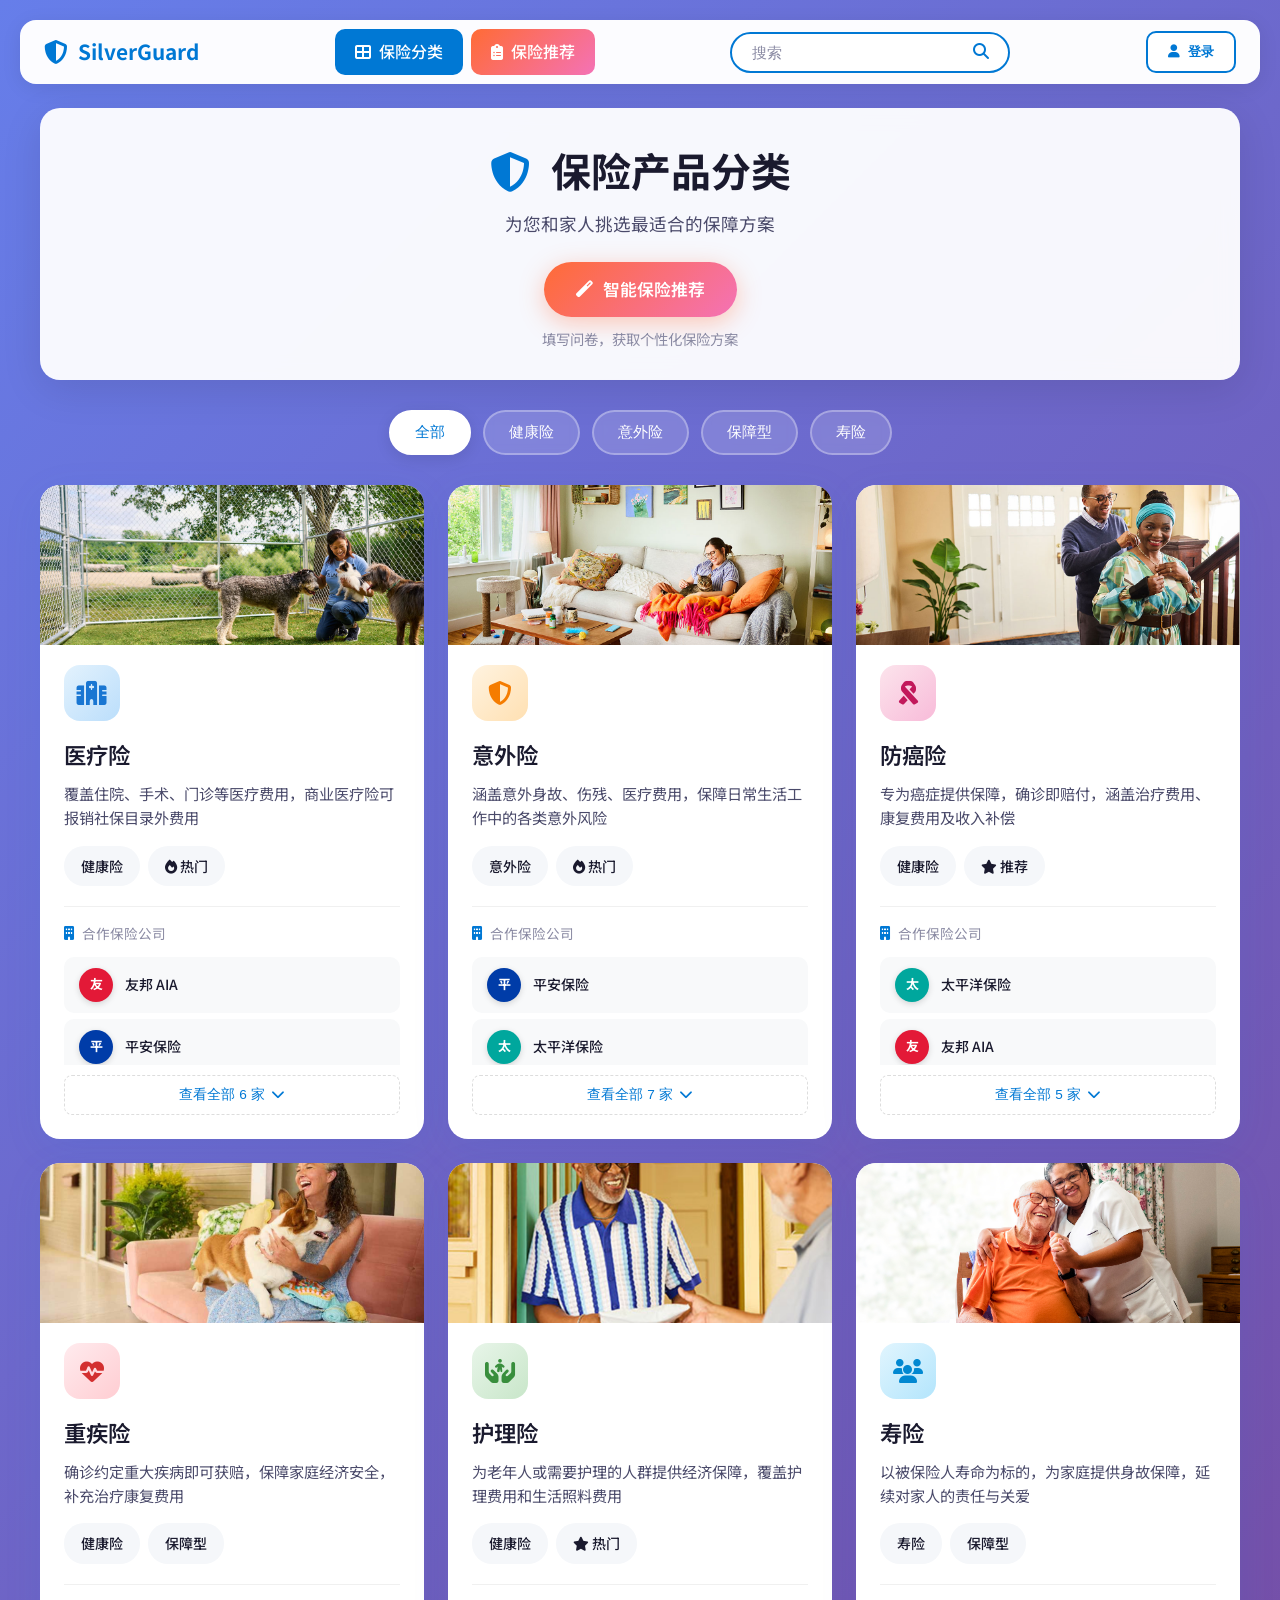
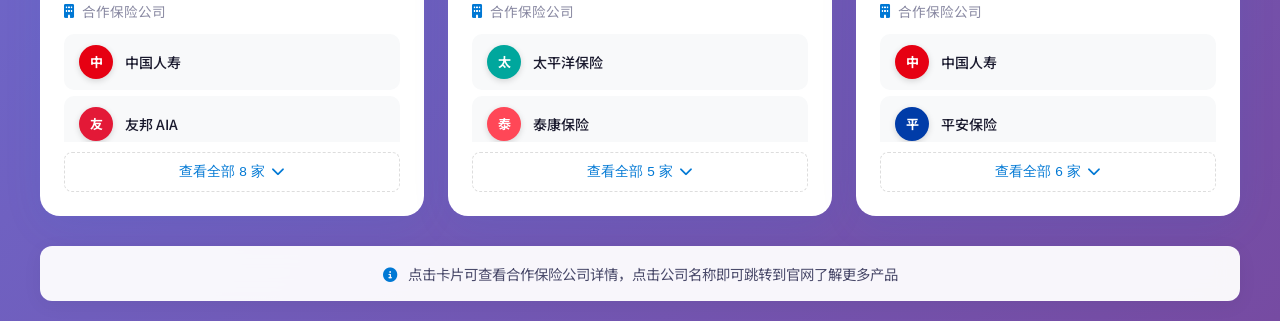
<file: index.html>
<!DOCTYPE html>
<html lang="zh-CN">
<head>
    <meta charset="UTF-8">
    <meta name="viewport" content="width=device-width, initial-scale=1.0">
    <title>SilverGuard - 保险产品分类</title>
    <link rel="stylesheet" href="https://cdnjs.cloudflare.com/ajax/libs/font-awesome/6.4.0/css/all.min.css">
    <link href="https://fonts.googleapis.com/css2?family=Noto+Sans+SC:wght@400;500;600;700&display=swap" rel="stylesheet">
    <link rel="stylesheet" href="css/style.css">
</head>
<body>
    <!-- 顶部导航栏 -->
    <nav class="top-nav">
        <div class="nav-container">
            <div class="nav-brand">
                <i class="fas fa-shield-alt"></i>
                <span>SilverGuard</span>
            </div>
            <div class="nav-links">
                <a href="index.html" class="nav-link active">
                    <i class="fas fa-th-large"></i> <span>保险分类</span>
                </a>
                <a href="questionnaire.html" class="nav-link nav-link-highlight">
                    <i class="fas fa-clipboard-list"></i> <span>保险推荐</span>
                </a>
            </div>
            <!-- 搜索栏 -->
            <div class="search-bar" onclick="openSearchModal()" style="cursor: pointer;">
                <input type="text" placeholder="搜索" readonly>
                <button type="button"><i class="fas fa-search"></i></button>
            </div>
            <div class="nav-actions">
                <button class="btn-login" onclick="openLoginModal()">
                    <i class="fas fa-user"></i> <span>登录</span>
                </button>
            </div>
        </div>
    </nav>

    <!-- 搜索弹窗 -->
    <div id="search-modal" class="search-modal-overlay">
        <div class="search-modal-content">
            <div class="search-modal-header">
                <div class="search-input-wrapper">
                    <i class="fas fa-search search-icon"></i>
                    <input type="text" id="search-input" placeholder="搜索保险公司、保险种类或产品名称..." autocomplete="off">
                    <button class="search-clear-btn" id="search-clear" style="display: none;">
                        <i class="fas fa-times"></i>
                    </button>
                </div>
                <button class="search-close-btn" onclick="closeSearchModal()">
                    <i class="fas fa-times"></i>
                </button>
            </div>
            <div class="search-modal-body">
                <!-- 搜索建议标签 -->
                <div class="search-suggestions" id="search-suggestions">
                    <div class="suggestion-title">热门搜索</div>
                    <div class="suggestion-tags">
                        <span class="tag" onclick="searchWithKeyword('医疗险')">医疗险</span>
                        <span class="tag" onclick="searchWithKeyword('意外险')">意外险</span>
                        <span class="tag" onclick="searchWithKeyword('重疾险')">重疾险</span>
                        <span class="tag" onclick="searchWithKeyword('防癌险')">防癌险</span>
                        <span class="tag" onclick="searchWithKeyword('护理险')">护理险</span>
                        <span class="tag" onclick="searchWithKeyword('寿险')">寿险</span>
                        <span class="tag" onclick="searchWithKeyword('香港')">香港保险</span>
                        <span class="tag" onclick="searchWithKeyword('内地')">内地保险</span>
                        <span class="tag" onclick="searchWithKeyword('友邦')">友邦</span>
                        <span class="tag" onclick="searchWithKeyword('保诚')">保诚</span>
                        <span class="tag" onclick="searchWithKeyword('平安')">平安</span>
                        <span class="tag" onclick="searchWithKeyword('众安')">众安</span>
                    </div>
                </div>
                <!-- 搜索结果区域 -->
                <div class="search-results" id="search-results" style="display: none;">
                    <div class="results-header">
                        <span id="results-count"></span>
                    </div>
                    <div class="results-list" id="results-list"></div>
                </div>
                <!-- 无结果提示 -->
                <div class="search-no-results" id="search-no-results" style="display: none;">
                    <i class="fas fa-search"></i>
                    <p>未找到匹配的保险产品</p>
                    <span>试试其他关键词，或浏览下面的分类</span>
                </div>
            </div>
        </div>
    </div>

    <!-- 登录弹窗 -->
    <div class="modal-overlay" id="loginModal">
        <div class="modal-content">
            <div class="modal-header">
                <h3><i class="fas fa-user-circle"></i> 用户登录</h3>
                <button class="modal-close" onclick="closeLoginModal()">&times;</button>
            </div>
            <div class="modal-body">
                <div class="login-tabs">
                    <button class="login-tab active" onclick="switchLoginTab('password')">密码登录</button>
                    <button class="login-tab" onclick="switchLoginTab('code')">验证码登录</button>
                </div>
                <form id="loginForm" onsubmit="handleLogin(event)">
                    <div class="form-group">
                        <label><i class="fas fa-phone"></i> 手机号</label>
                        <input type="tel" id="phone" placeholder="请输入手机号" required maxlength="11">
                    </div>
                    <div class="form-group" id="passwordGroup">
                        <label><i class="fas fa-lock"></i> 密码</label>
                        <div class="password-input">
                            <input type="password" id="password" placeholder="请输入密码" required>
                            <button type="button" class="toggle-password" onclick="togglePassword()">
                                <i class="fas fa-eye"></i>
                            </button>
                        </div>
                    </div>
                    <div class="form-group" id="codeGroup" style="display: none;">
                        <label><i class="fas fa-key"></i> 验证码</label>
                        <div class="code-input">
                            <input type="text" id="verifyCode" placeholder="请输入验证码" maxlength="6">
                            <button type="button" class="btn-code" onclick="sendCode()">获取验证码</button>
                        </div>
                    </div>
                    <div class="form-options">
                        <label class="remember-me">
                            <input type="checkbox" checked> 记住我
                        </label>
                        <a href="#" class="forgot-link">忘记密码？</a>
                    </div>
                    <button type="submit" class="btn-submit">
                        <i class="fas fa-sign-in-alt"></i> 登录
                    </button>
                    <p class="register-hint">
                        还没有账号？<a href="#" onclick="showRegister()">立即注册</a>
                    </p>
                </form>
            </div>
        </div>
    </div>

    <div class="container">
        <!-- 顶部标题区 -->
        <div class="header">
            <div class="header-content">
                <h1><i class="fas fa-shield-alt"></i> 保险产品分类</h1>
                <p>为您和家人挑选最适合的保障方案</p>
            </div>
            <!-- 快速入口按钮 -->
            <div class="quick-actions">
                <a href="questionnaire.html" class="quick-btn primary">
                    <i class="fas fa-magic"></i> 智能保险推荐
                </a>
                <span class="quick-hint">填写问卷，获取个性化保险方案</span>
            </div>
        </div>

        <!-- 筛选标签 -->
        <div class="filter-section">
            <button class="filter-btn active" data-filter="all">全部</button>
            <button class="filter-btn" data-filter="health">健康险</button>
            <button class="filter-btn" data-filter="accident">意外险</button>
            <button class="filter-btn" data-filter="protection">保障型</button>
            <button class="filter-btn" data-filter="life">寿险</button>
        </div>

        <!-- 保险分类网格 -->
        <div class="category-grid">
            
            <!-- 医疗险卡片 -->
            <div class="category-card medical-card" onclick="expandCategory('medical')">
                <div class="category-image">
                    <img src="picture/P1.png" alt="医疗险">
                    <div class="image-overlay">
                        <span>了解详情</span>
                    </div>
                </div>
                <div class="category-icon">
                    <i class="fas fa-hospital"></i>
                </div>
                <h3>医疗险</h3>
                <p>覆盖住院、手术、门诊等医疗费用，商业医疗险可报销社保目录外费用</p>
                <div class="category-tags">
                    <span class="tag health-tag">健康险</span>
                    <span class="tag hot-tag"><i class="fas fa-fire"></i> 热门</span>
                </div>
                <div class="category-companies">
                    <span class="companies-label">
                        <i class="fas fa-building"></i> 合作保险公司
                    </span>
                    <div class="company-list" id="medical-list">
                        <a href="https://www.aia.com.hk/zh-hk" target="_blank" class="company-item" onclick="event.stopPropagation()">
                            <span class="company-logo-small" style="--logo-color: #E31937;">友</span>
                            <span class="company-name">友邦 AIA</span>
                            <i class="fas fa-external-link-alt"></i>
                        </a>
                        <a href="https://www.pingan.com" target="_blank" class="company-item" onclick="event.stopPropagation()">
                            <span class="company-logo-small" style="--logo-color: #003CA8;">平</span>
                            <span class="company-name">平安保险</span>
                            <i class="fas fa-external-link-alt"></i>
                        </a>
                        <a href="https://www.cicic.com.cn" target="_blank" class="company-item" onclick="event.stopPropagation()">
                            <span class="company-logo-small" style="--logo-color: #E60012;">中</span>
                            <span class="company-name">中国人寿</span>
                            <i class="fas fa-external-link-alt"></i>
                        </a>
                        <a href="https://www.picchealth.com" target="_blank" class="company-item" onclick="event.stopPropagation()">
                            <span class="company-logo-small" style="--logo-color: #00A79D;">太</span>
                            <span class="company-name">太平洋保险</span>
                            <i class="fas fa-external-link-alt"></i>
                        </a>
                        <a href="https://www.newchinalife.com" target="_blank" class="company-item" onclick="event.stopPropagation()">
                            <span class="company-logo-small" style="--logo-color: #FF6600;">新</span>
                            <span class="company-name">新华保险</span>
                            <i class="fas fa-external-link-alt"></i>
                        </a>
                        <a href="https://www.tal.com" target="_blank" class="company-item" onclick="event.stopPropagation()">
                            <span class="company-logo-small" style="--logo-color: #FF4757;">泰</span>
                            <span class="company-name">泰康保险</span>
                            <i class="fas fa-external-link-alt"></i>
                        </a>
                    </div>
                    <button class="expand-btn" onclick="toggleCompanies(this, 'medical-list', event)">
                        查看全部 6 家 <i class="fas fa-chevron-down"></i>
                    </button>
                </div>
            </div>

            <!-- 意外险卡片 -->
            <div class="category-card accident-card" onclick="expandCategory('accident')">
                <div class="category-image">
                    <img src="picture/P2.png" alt="意外险">
                    <div class="image-overlay">
                        <span>了解详情</span>
                    </div>
                </div>
                <div class="category-icon">
                    <i class="fas fa-shield-alt"></i>
                </div>
                <h3>意外险</h3>
                <p>涵盖意外身故、伤残、医疗费用，保障日常生活工作中的各类意外风险</p>
                <div class="category-tags">
                    <span class="tag accident-tag">意外险</span>
                    <span class="tag hot-tag"><i class="fas fa-fire"></i> 热门</span>
                </div>
                <div class="category-companies">
                    <span class="companies-label">
                        <i class="fas fa-building"></i> 合作保险公司
                    </span>
                    <div class="company-list" id="accident-list">
                        <a href="https://www.pingan.com" target="_blank" class="company-item" onclick="event.stopPropagation()">
                            <span class="company-logo-small" style="--logo-color: #003CA8;">平</span>
                            <span class="company-name">平安保险</span>
                            <i class="fas fa-external-link-alt"></i>
                        </a>
                        <a href="https://www.picchealth.com" target="_blank" class="company-item" onclick="event.stopPropagation()">
                            <span class="company-logo-small" style="--logo-color: #00A79D;">太</span>
                            <span class="company-name">太平洋保险</span>
                            <i class="fas fa-external-link-alt"></i>
                        </a>
                        <a href="https://www.allianz.com.cn" target="_blank" class="company-item" onclick="event.stopPropagation()">
                            <span class="company-logo-small" style="--logo-color: #FF6600;">安</span>
                            <span class="company-name">安联保险</span>
                            <i class="fas fa-external-link-alt"></i>
                        </a>
                        <a href="https://www.axa.com.cn" target="_blank" class="company-item" onclick="event.stopPropagation()">
                            <span class="company-logo-small" style="--logo-color: #003F87;">AX</span>
                            <span class="company-name">AXA 法国安盛</span>
                            <i class="fas fa-external-link-alt"></i>
                        </a>
                        <a href="https://www.generali.com.cn" target="_blank" class="company-item" onclick="event.stopPropagation()">
                            <span class="company-logo-small" style="--logo-color: #00AEEF;">忠</span>
                            <span class="company-name">忠利保险</span>
                            <i class="fas fa-external-link-alt"></i>
                        </a>
                        <a href="https://www.aig.com.cn" target="_blank" class="company-item" onclick="event.stopPropagation()">
                            <span class="company-logo-small" style="--logo-color: #2E7D32;">A</span>
                            <span class="company-name">AIG 美亚保险</span>
                            <i class="fas fa-external-link-alt"></i>
                        </a>
                        <a href="https://www.sunshine.com.cn" target="_blank" class="company-item" onclick="event.stopPropagation()">
                            <span class="company-logo-small" style="--logo-color: #FFB800;">阳</span>
                            <span class="company-name">阳光保险</span>
                            <i class="fas fa-external-link-alt"></i>
                        </a>
                    </div>
                    <button class="expand-btn" onclick="toggleCompanies(this, 'accident-list', event)">
                        查看全部 7 家 <i class="fas fa-chevron-down"></i>
                    </button>
                </div>
            </div>

            <!-- 防癌险卡片 -->
            <div class="category-card cancer-card" onclick="expandCategory('cancer')">
                <div class="category-image">
                    <img src="picture/P3.png" alt="防癌险">
                    <div class="image-overlay">
                        <span>了解详情</span>
                    </div>
                </div>
                <div class="category-icon">
                    <i class="fas fa-ribbon"></i>
                </div>
                <h3>防癌险</h3>
                <p>专为癌症提供保障，确诊即赔付，涵盖治疗费用、康复费用及收入补偿</p>
                <div class="category-tags">
                    <span class="tag health-tag">健康险</span>
                    <span class="tag new-tag"><i class="fas fa-star"></i> 推荐</span>
                </div>
                <div class="category-companies">
                    <span class="companies-label">
                        <i class="fas fa-building"></i> 合作保险公司
                    </span>
                    <div class="company-list" id="cancer-list">
                        <a href="https://www.picchealth.com" target="_blank" class="company-item" onclick="event.stopPropagation()">
                            <span class="company-logo-small" style="--logo-color: #00A79D;">太</span>
                            <span class="company-name">太平洋保险</span>
                            <i class="fas fa-external-link-alt"></i>
                        </a>
                        <a href="https://www.aia.com.hk/zh-hk" target="_blank" class="company-item" onclick="event.stopPropagation()">
                            <span class="company-logo-small" style="--logo-color: #E31937;">友</span>
                            <span class="company-name">友邦 AIA</span>
                            <i class="fas fa-external-link-alt"></i>
                        </a>
                        <a href="https://www.bupa.com.cn" target="_blank" class="company-item" onclick="event.stopPropagation()">
                            <span class="company-logo-small" style="--logo-color: #007AC1;">保</span>
                            <span class="company-name">保柏 Bupa</span>
                            <i class="fas fa-external-link-alt"></i>
                        </a>
                        <a href="https://www.msh.com.cn" target="_blank" class="company-item" onclick="event.stopPropagation()">
                            <span class="company-logo-small" style="--logo-color: #E91E63;">M</span>
                            <span class="company-name">MSH 万欣和</span>
                            <i class="fas fa-external-link-alt"></i>
                        </a>
                        <a href="https://www.figmahealth.com" target="_blank" class="company-item" onclick="event.stopPropagation()">
                            <span class="company-logo-small" style="--logo-color: #9C27B0;">安</span>
                            <span class="company-name">复星联合健康</span>
                            <i class="fas fa-external-link-alt"></i>
                        </a>
                    </div>
                    <button class="expand-btn" onclick="toggleCompanies(this, 'cancer-list', event)">
                        查看全部 5 家 <i class="fas fa-chevron-down"></i>
                    </button>
                </div>
            </div>

            <!-- 重疾险卡片 -->
            <div class="category-card critical-card" onclick="expandCategory('critical')">
                <div class="category-image">
                    <img src="picture/P4.png" alt="重疾险">
                    <div class="image-overlay">
                        <span>了解详情</span>
                    </div>
                </div>
                <div class="category-icon">
                    <i class="fas fa-heartbeat"></i>
                </div>
                <h3>重疾险</h3>
                <p>确诊约定重大疾病即可获赔，保障家庭经济安全，补充治疗康复费用</p>
                <div class="category-tags">
                    <span class="tag health-tag">健康险</span>
                    <span class="tag protection-tag">保障型</span>
                </div>
                <div class="category-companies">
                    <span class="companies-label">
                        <i class="fas fa-building"></i> 合作保险公司
                    </span>
                    <div class="company-list" id="critical-list">
                        <a href="https://www.cicic.com.cn" target="_blank" class="company-item" onclick="event.stopPropagation()">
                            <span class="company-logo-small" style="--logo-color: #E60012;">中</span>
                            <span class="company-name">中国人寿</span>
                            <i class="fas fa-external-link-alt"></i>
                        </a>
                        <a href="https://www.aia.com.hk/zh-hk" target="_blank" class="company-item" onclick="event.stopPropagation()">
                            <span class="company-logo-small" style="--logo-color: #E31937;">友</span>
                            <span class="company-name">友邦 AIA</span>
                            <i class="fas fa-external-link-alt"></i>
                        </a>
                        <a href="https://www.pingan.com" target="_blank" class="company-item" onclick="event.stopPropagation()">
                            <span class="company-logo-small" style="--logo-color: #003CA8;">平</span>
                            <span class="company-name">平安保险</span>
                            <i class="fas fa-external-link-alt"></i>
                        </a>
                        <a href="https://www.newchinalife.com" target="_blank" class="company-item" onclick="event.stopPropagation()">
                            <span class="company-logo-small" style="--logo-color: #FF6600;">新</span>
                            <span class="company-name">新华保险</span>
                            <i class="fas fa-external-link-alt"></i>
                        </a>
                        <a href="https://www.tal.com" target="_blank" class="company-item" onclick="event.stopPropagation()">
                            <span class="company-logo-small" style="--logo-color: #FF4757;">泰</span>
                            <span class="company-name">泰康保险</span>
                            <i class="fas fa-external-link-alt"></i>
                        </a>
                        <a href="https://www.huatai.com" target="_blank" class="company-item" onclick="event.stopPropagation()">
                            <span class="company-logo-small" style="--logo-color: #1E88E5;">华</span>
                            <span class="company-name">华泰保险</span>
                            <i class="fas fa-external-link-alt"></i>
                        </a>
                        <a href="https://www.life.cn" target="_blank" class="company-item" onclick="event.stopPropagation()">
                            <span class="company-logo-small" style="--logo-color: #00ACC1;">中</span>
                            <span class="company-name">中意人寿</span>
                            <i class="fas fa-external-link-alt"></i>
                        </a>
                        <a href="https://www.nci.com.cn" target="_blank" class="company-item" onclick="event.stopPropagation()">
                            <span class="company-logo-small" style="--logo-color: #7CB342;">农</span>
                            <span class="company-name">农银人寿</span>
                            <i class="fas fa-external-link-alt"></i>
                        </a>
                    </div>
                    <button class="expand-btn" onclick="toggleCompanies(this, 'critical-list', event)">
                        查看全部 8 家 <i class="fas fa-chevron-down"></i>
                    </button>
                </div>
            </div>

            <!-- 护理险卡片 -->
            <div class="category-card nursing-card" onclick="expandCategory('nursing')">
                <div class="category-image">
                    <img src="picture/P5.png" alt="护理险">
                    <div class="image-overlay">
                        <span>了解详情</span>
                    </div>
                </div>
                <div class="category-icon">
                    <i class="fas fa-hands-holding-child"></i>
                </div>
                <h3>护理险</h3>
                <p>为老年人或需要护理的人群提供经济保障，覆盖护理费用和生活照料费用</p>
                <div class="category-tags">
                    <span class="tag health-tag">健康险</span>
                    <span class="tag new-tag"><i class="fas fa-star"></i> 热门</span>
                </div>
                <div class="category-companies">
                    <span class="companies-label">
                        <i class="fas fa-building"></i> 合作保险公司
                    </span>
                    <div class="company-list" id="nursing-list">
                        <a href="https://www.picchealth.com" target="_blank" class="company-item" onclick="event.stopPropagation()">
                            <span class="company-logo-small" style="--logo-color: #00A79D;">太</span>
                            <span class="company-name">太平洋保险</span>
                            <i class="fas fa-external-link-alt"></i>
                        </a>
                        <a href="https://www.tal.com" target="_blank" class="company-item" onclick="event.stopPropagation()">
                            <span class="company-logo-small" style="--logo-color: #FF4757;">泰</span>
                            <span class="company-name">泰康保险</span>
                            <i class="fas fa-external-link-alt"></i>
                        </a>
                        <a href="https://www.pingan.com" target="_blank" class="company-item" onclick="event.stopPropagation()">
                            <span class="company-logo-small" style="--logo-color: #003CA8;">平</span>
                            <span class="company-name">平安保险</span>
                            <i class="fas fa-external-link-alt"></i>
                        </a>
                        <a href="https://www.cicic.com.cn" target="_blank" class="company-item" onclick="event.stopPropagation()">
                            <span class="company-logo-small" style="--logo-color: #E60012;">中</span>
                            <span class="company-name">中国人寿</span>
                            <i class="fas fa-external-link-alt"></i>
                        </a>
                        <a href="https://www.renbao.com" target="_blank" class="company-item" onclick="event.stopPropagation()">
                            <span class="company-logo-small" style="--logo-color: #4CAF50;">人</span>
                            <span class="company-name">人保健康</span>
                            <i class="fas fa-external-link-alt"></i>
                        </a>
                    </div>
                    <button class="expand-btn" onclick="toggleCompanies(this, 'nursing-list', event)">
                        查看全部 5 家 <i class="fas fa-chevron-down"></i>
                    </button>
                </div>
            </div>

            <!-- 寿险卡片 -->
            <div class="category-card life-card" onclick="expandCategory('life')">
                <div class="category-image">
                    <img src="picture/P6.png" alt="寿险">
                    <div class="image-overlay">
                        <span>了解详情</span>
                    </div>
                </div>
                <div class="category-icon">
                    <i class="fas fa-users"></i>
                </div>
                <h3>寿险</h3>
                <p>以被保险人寿命为标的，为家庭提供身故保障，延续对家人的责任与关爱</p>
                <div class="category-tags">
                    <span class="tag life-tag">寿险</span>
                    <span class="tag protection-tag">保障型</span>
                </div>
                <div class="category-companies">
                    <span class="companies-label">
                        <i class="fas fa-building"></i> 合作保险公司
                    </span>
                    <div class="company-list" id="life-list">
                        <a href="https://www.cicic.com.cn" target="_blank" class="company-item" onclick="event.stopPropagation()">
                            <span class="company-logo-small" style="--logo-color: #E60012;">中</span>
                            <span class="company-name">中国人寿</span>
                            <i class="fas fa-external-link-alt"></i>
                        </a>
                        <a href="https://www.pingan.com" target="_blank" class="company-item" onclick="event.stopPropagation()">
                            <span class="company-logo-small" style="--logo-color: #003CA8;">平</span>
                            <span class="company-name">平安保险</span>
                            <i class="fas fa-external-link-alt"></i>
                        </a>
                        <a href="https://www.newchinalife.com" target="_blank" class="company-item" onclick="event.stopPropagation()">
                            <span class="company-logo-small" style="--logo-color: #FF6600;">新</span>
                            <span class="company-name">新华保险</span>
                            <i class="fas fa-external-link-alt"></i>
                        </a>
                        <a href="https://www.aia.com.hk/zh-hk" target="_blank" class="company-item" onclick="event.stopPropagation()">
                            <span class="company-logo-small" style="--logo-color: #E31937;">友</span>
                            <span class="company-name">友邦 AIA</span>
                            <i class="fas fa-external-link-alt"></i>
                        </a>
                        <a href="https://www.fuwu.com" target="_blank" class="company-item" onclick="event.stopPropagation()">
                            <span class="company-logo-small" style="--logo-color: #795548;">富</span>
                            <span class="company-name">富德生命</span>
                            <i class="fas fa-external-link-alt"></i>
                        </a>
                        <a href="https://www.tal.com" target="_blank" class="company-item" onclick="event.stopPropagation()">
                            <span class="company-logo-small" style="--logo-color: #FF4757;">泰</span>
                            <span class="company-name">泰康保险</span>
                            <i class="fas fa-external-link-alt"></i>
                        </a>
                    </div>
                    <button class="expand-btn" onclick="toggleCompanies(this, 'life-list', event)">
                        查看全部 6 家 <i class="fas fa-chevron-down"></i>
                    </button>
                </div>
            </div>

        </div>

        <!-- 底部提示 -->
        <div class="footer-tip">
            <i class="fas fa-info-circle"></i>
            <span>点击卡片可查看合作保险公司详情，点击公司名称即可跳转到官网了解更多产品</span>
        </div>
    </div>

    <script>
        // =============================================
        // 完整保险产品数据库（内地 + 香港）
        // =============================================
        const allInsuranceProducts = [
            // ============ 香港保险 ============
            // 医疗险 / VHIS
            {
                name: "Bupa Hero VHIS 灵活计划",
                company: "保柏 Bupa Hong Kong",
                category: "医疗险",
                region: "香港",
                tags: ["VHIS", "灵活计划", "住院保障", "手术报销"],
                description: "适合作为住院及手术报销型医疗保障的核心配置，较适合健康情况稳定、风险较低到中等的长者参考。"
            },
            {
                name: "AIA 自愿医保标准计划",
                company: "友邦 AIA Hong Kong",
                category: "医疗险",
                region: "香港",
                tags: ["VHIS", "自愿医保", "标准计划"],
                description: "适合希望优先补强基础医疗报销、且整体健康风险较低的长者用户参考。"
            },
            {
                name: "PRUHealth VHIS EasyChoice",
                company: "保诚 Prudential Hong Kong",
                category: "医疗险",
                region: "香港",
                tags: ["VHIS", "灵活计划", "健康保障"],
                description: "适合希望在已有基础保障之上增加住院医疗补充、且风险水平偏低到中低的长者参考。"
            },
            {
                name: "AXA 安盛医疗保障计划",
                company: "安盛 AXA Hong Kong",
                category: "医疗险",
                region: "香港",
                tags: ["医疗保障", "住院报销", "手术费用"],
                description: "适合希望以较成熟品牌补充住院及手术报销保障的长者作基础医疗参考。"
            },
            {
                name: "FWD 自愿医保灵活计划",
                company: "富卫 FWD Hong Kong",
                category: "医疗险",
                region: "香港",
                tags: ["VHIS", "灵活计划", "住院保障"],
                description: "适合希望补足住院报销保障、同时重视产品结构相对灵活性的长者参考。"
            },
            {
                name: "Blue Cross 蓝十字住院医疗计划",
                company: "蓝十字 Blue Cross Hong Kong",
                category: "医疗险",
                region: "香港",
                tags: ["住院医疗", "高龄友好", "手术报销"],
                description: "适合希望强化住院及手术费用报销、同时重视高龄阶段可持续性的用户参考。"
            },
            {
                name: "Manulife 宏利自愿医保标准计划",
                company: "宏利 Manulife Hong Kong",
                category: "医疗险",
                region: "香港",
                tags: ["VHIS", "标准计划", "基础医疗"],
                description: "适合整体健康风险较低、希望先建立基础医疗报销框架的长者用户作入门参考。"
            },
            // 防癌险
            {
                name: "AXA 防癌保障计划",
                company: "安盛 AXA Hong Kong",
                category: "防癌险",
                region: "香港",
                tags: ["防癌", "癌症保障", "专项保障"],
                description: "更适合无法完整配置传统重疾险时，用于聚焦癌症风险的补充保障参考。"
            },
            {
                name: "Blue Cross 癌症医疗保障",
                company: "蓝十字 Blue Cross Hong Kong",
                category: "防癌险",
                region: "香港",
                tags: ["癌症医疗", "治疗费用", "高龄可投"],
                description: "适合中高风险及高龄用户优先考虑癌症相关保障缺口时参考。"
            },
            {
                name: "AIA 癌症保障计划",
                company: "友邦 AIA Hong Kong",
                category: "防癌险",
                region: "香港",
                tags: ["癌症保障", "确诊即赔", "品牌保障"],
                description: "适合希望针对癌症风险做专项准备、且当前身体风险处于中等至中高区间的长者参考。"
            },
            // 意外险
            {
                name: "FWD 全方位意外保障计划",
                company: "富卫 FWD Hong Kong",
                category: "意外险",
                region: "香港",
                tags: ["意外保障", "跌倒骨折", "高龄友好"],
                description: "意外险通常是高龄或慢病人群更容易配置的低门槛保障之一，适合作为长者基础补充。"
            },
            {
                name: "Blue Cross 个人意外保障计划",
                company: "蓝十字 Blue Cross Hong Kong",
                category: "意外险",
                region: "香港",
                tags: ["意外保障", "日常意外", "低门槛"],
                description: "适合作为长者基础兜底型保障，重点补充跌倒、扭伤、骨折等日常意外风险。"
            },
            {
                name: "AIA 个人意外保障计划",
                company: "友邦 AIA Hong Kong",
                category: "意外险",
                region: "香港",
                tags: ["意外保障", "身故伤残", "医疗报销"],
                description: "适合预算有限但仍希望补充意外身故、伤残及意外医疗责任的长者用户参考。"
            },
            {
                name: "Manulife 宏利意外保障计划",
                company: "宏利 Manulife Hong Kong",
                category: "意外险",
                region: "香港",
                tags: ["意外保障", "高龄可投", "基础兜底"],
                description: "适合高龄阶段优先考虑基础意外风险补偿、并作为最低门槛保障组合之一。"
            },
            // 重疾险
            {
                name: "AIA 危疾全护保障",
                company: "友邦 AIA Hong Kong",
                category: "重疾险",
                region: "香港",
                tags: ["重疾险", "危疾保障", "多次赔付"],
                description: "适合希望获得全面重疾保障、预算充足且健康状况良好的长者参考。"
            },
            {
                name: "PRUHealth 危疾多重保",
                company: "保诚 Prudential Hong Kong",
                category: "重疾险",
                region: "香港",
                tags: ["重疾险", "多重保障", "癌症心脏中风"],
                description: "适合希望获得多次重疾赔付、重视癌症和心血管保障的长者参考。"
            },

            // ============ 内地保险 ============
            // 重疾险
            {
                name: "尊享e生重疾险",
                company: "众安在线财险",
                category: "重疾险",
                region: "内地",
                tags: ["一年期重疾", "可选轻中症", "高龄友好"],
                description: "0-70岁可投保，高龄上限较高，可作为中老年重疾候选产品。"
            },
            {
                name: "众民保·重疾险(免健告)",
                company: "众安在线财险",
                category: "重疾险",
                region: "内地",
                tags: ["免健告", "宽松核保"],
                description: "免健康告知，适合做宽松核保候选，对带病体友好。"
            },
            {
                name: "易生守护",
                company: "德华安顾人寿",
                category: "重疾险",
                region: "内地",
                tags: ["至80岁", "易核类", "高龄可投"],
                description: "高龄可投到70岁，偏中高龄过渡型重疾，适合60-70岁人群。"
            },
            {
                name: "i无忧（易核版）-不含身故",
                company: "人保寿险",
                category: "重疾险",
                region: "内地",
                tags: ["易核版", "不含身故"],
                description: "核保相对友好，但年龄上限更低（65岁封顶），适合健康状况一般的人群。"
            },
            {
                name: "康乐一生易核版2.0",
                company: "复星联合健康",
                category: "重疾险",
                region: "内地",
                tags: ["易核版2.0", "终身保障"],
                description: "适合做65岁以内、健康较一般人群候选，保障期限为终身。"
            },
            // 百万医疗险
            {
                name: "e生保·百万医疗险",
                company: "平安健康险",
                category: "百万医疗险",
                region: "内地",
                tags: ["高保额", "住院报销", "大病房"],
                description: "高保额、高免赔额的商业医疗保险，用于报销大病住院、手术等高额医疗费用。"
            },
            {
                name: "好医保·长期医疗险",
                company: "人保健康险",
                category: "百万医疗险",
                region: "内地",
                tags: ["保证续保", "长期医疗"],
                description: "保证续保期的产品能够确保持续的医疗保护网，不限社保内外用药。"
            },
            {
                name: "尊享e生·百万医疗险",
                company: "众安在线财险",
                category: "百万医疗险",
                region: "内地",
                tags: ["高性价比", "灵活选择"],
                description: "通过设定免赔额对高额住院费用予以全额或大比例报销，是社保的有力补充。"
            },
            // 意外险
            {
                name: "小蜜蜂2号超越版",
                company: "鼎和保险",
                category: "意外险",
                region: "内地",
                tags: ["综合意外", "交通意外", "高性价比"],
                description: "保费低、杠杆高，覆盖日常突发意外风险（跌倒、车祸等），包含意外身故/伤残和意外医疗。"
            },
            {
                name: "大护甲5号成人意外险",
                company: "太平洋保险",
                category: "意外险",
                region: "内地",
                tags: ["成人意外", "猝死保障"],
                description: "适合18-60岁成人，覆盖意外身故/伤残和意外医疗，猝死也在保障范围内。"
            },
            {
                name: "孝心安·老年人意外险",
                company: "平安财险",
                category: "意外险",
                region: "内地",
                tags: ["老年人专属", "骨折保障"],
                description: "专为老年人设计，覆盖跌倒骨折等常见意外，80岁前可投保。"
            },
            // 防癌险
            {
                name: "孝亲宝·中老年防癌险",
                company: "德华安顾人寿",
                category: "防癌险",
                region: "内地",
                tags: ["中老年防癌", "确诊即赔"],
                description: "专门针对恶性肿瘤提供保障的健康告知宽松产品，适合带病体投保。"
            },
            {
                name: "平安终身防癌险",
                company: "平安健康险",
                category: "防癌险",
                region: "内地",
                tags: ["终身防癌", "长期保障"],
                description: "确诊即赔付，涵盖癌症治疗全流程，终身续保，是高龄人群的最后防线。"
            },
            // 护理险
            {
                name: "增多多3号护理险",
                company: "昆仑健康保险",
                category: "护理险",
                region: "内地",
                tags: ["长期护理", "护理津贴"],
                description: "针对失能状态提供护理金额津贴或护工上门服务，缓解家庭护理负担。"
            },
            {
                name: "福瑞百岁护理险",
                company: "复星联合健康",
                category: "护理险",
                region: "内地",
                tags: ["百岁护理", "重度护理"],
                description: "适合老龄化社会中子女精力不足、居家养老风险大的情况。"
            }
        ];

        // =============================================
        // 搜索功能相关变量
        // =============================================
        const searchModal = document.getElementById('search-modal');
        const searchInput = document.getElementById('search-input');
        const searchClearBtn = document.getElementById('search-clear');
        const searchSuggestions = document.getElementById('search-suggestions');
        const searchResults = document.getElementById('search-results');
        const searchNoResults = document.getElementById('search-no-results');
        const resultsList = document.getElementById('results-list');
        const resultsCount = document.getElementById('results-count');

        // =============================================
        // 搜索匹配函数
        // =============================================
        function searchProducts(keyword) {
            if (!keyword || keyword.trim() === '') {
                return [];
            }
            
            const lowerKeyword = keyword.toLowerCase().trim();
            
            // 关键词分类映射
            const categoryKeywords = {
                '医疗险': ['医疗', 'vh', 'hospital', '住院', '手术', '报销'],
                '意外险': ['意外', 'accident', '跌倒', '骨折', '扭伤'],
                '重疾险': ['重疾', 'critical', '重大疾病', '癌症给付'],
                '防癌险': ['防癌', 'cancer', '癌症', '恶性肿瘤'],
                '护理险': ['护理', 'nursing', '长期护理', '失能'],
                '寿险': ['寿险', 'life', '人寿', '身故', '定期寿'],
                '百万医疗险': ['百万', '高保额', '大额医疗']
            };

            const regionKeywords = {
                '香港': ['香港', 'hk', 'hong kong'],
                '内地': ['内地', 'mainland', '大陆', '中国']
            };

            const companyKeywords = {
                '友邦': ['友邦', 'aia'],
                '保诚': ['保诚', 'prudential', 'pruhealth'],
                '安盛': ['安盛', 'axa'],
                '保柏': ['保柏', 'bupa'],
                '宏利': ['宏利', 'manulife'],
                '万通': ['万通', 'yf life'],
                '平安': ['平安', 'ping an'],
                '众安': ['众安'],
                '太平': ['太平', 'taiping'],
                '人寿': ['人寿', 'life'],
                '汇丰': ['汇丰', 'hsbc'],
                '中银': ['中银', 'boc'],
                '蓝十字': ['蓝十字', 'blue cross'],
                '信诺': ['信诺', 'cigna'],
                '永明': ['永明', 'sun life'],
                '苏黎世': ['苏黎世', 'zurich'],
                '安联': ['安联', 'allianz'],
                '富卫': ['富卫', 'fwd'],
                '忠意': ['忠意', 'generali'],
                '周大福': ['周大福', 'ctf'],
                '泰康': ['泰康', 'taikang'],
                '富邦': ['富邦', 'fubon'],
                '德华': ['德华', 'dehua'],
                '中国人寿': ['中国人寿', 'chinalife'],
                '人保': ['人保', 'picc'],
                '太平洋': ['太平洋', 'cpic'],
                '昆仑': ['昆仑'],
                '复星': ['复星', 'fosun'],
                '鼎和': ['鼎和'],
                '和谐': ['和谐']
            };

            return allInsuranceProducts.filter(product => {
                const name = product.name.toLowerCase();
                const company = product.company.toLowerCase();
                const category = product.category.toLowerCase();
                const tags = product.tags.join(' ').toLowerCase();
                const desc = product.description.toLowerCase();
                const region = product.region.toLowerCase();

                // 精确匹配产品名称
                if (name.includes(lowerKeyword)) return true;
                
                // 匹配公司名
                if (company.includes(lowerKeyword)) return true;
                
                // 匹配描述
                if (desc.includes(lowerKeyword)) return true;
                
                // 匹配标签
                if (tags.includes(lowerKeyword)) return true;
                
                // 匹配地区
                for (const [regionName, keywords] of Object.entries(regionKeywords)) {
                    if (keywords.some(k => k.includes(lowerKeyword) || lowerKeyword.includes(k))) {
                        if (region.includes(regionName.toLowerCase())) return true;
                    }
                }
                
                // 匹配保险公司
                for (const [companyName, keywords] of Object.entries(companyKeywords)) {
                    if (keywords.some(k => k.includes(lowerKeyword) || lowerKeyword.includes(k))) {
                        if (company.includes(companyName.toLowerCase())) return true;
                    }
                }
                
                // 匹配保险种类
                for (const [catName, keywords] of Object.entries(categoryKeywords)) {
                    if (keywords.some(k => k.includes(lowerKeyword) || lowerKeyword.includes(k))) {
                        if (category.includes(catName.toLowerCase())) return true;
                    }
                }
                
                return false;
            });
        }

        // =============================================
        // 渲染搜索结果
        // =============================================
        function renderResults(products, keyword) {
            if (products.length === 0) {
                searchSuggestions.style.display = 'none';
                searchResults.style.display = 'none';
                searchNoResults.style.display = 'block';
                return;
            }

            searchSuggestions.style.display = 'none';
            searchNoResults.style.display = 'none';
            searchResults.style.display = 'block';
            resultsCount.textContent = `找到 ${products.length} 个相关保险产品`;

            // 按地区和类别分组
            const grouped = {
                '香港': { '医疗险': [], '意外险': [], '防癌险': [], '重疾险': [] },
                '内地': { '医疗险': [], '意外险': [], '防癌险': [], '重疾险': [], '护理险': [], '百万医疗险': [] }
            };

            products.forEach(product => {
                if (!grouped[product.region]) {
                    grouped[product.region] = {};
                }
                if (!grouped[product.region][product.category]) {
                    grouped[product.region][product.category] = [];
                }
                grouped[product.region][product.category].push(product);
            });

            let html = '';
            const regionOrder = ['香港', '内地'];
            const categoryOrder = ['医疗险', '百万医疗险', '意外险', '防癌险', '重疾险', '护理险', '寿险'];

            regionOrder.forEach(region => {
                if (!grouped[region]) return;
                
                const hasProducts = categoryOrder.some(cat => grouped[region][cat] && grouped[region][cat].length > 0);
                if (!hasProducts) return;

                html += `<div class="results-category-title">${region}保险</div>`;

                categoryOrder.forEach(category => {
                    const items = grouped[region][category];
                    if (!items || items.length === 0) return;

                    items.forEach(product => {
                        const tagsHtml = product.tags.slice(0, 3).map(tag => 
                            `<span class="result-tag">${tag}</span>`
                        ).join('');

                        html += `
                            <div class="result-item" onclick="showProductDetail('${escapeHtml(product.name)}')">
                                <div class="result-item-header">
                                    <span class="result-item-title">${escapeHtml(product.name)}</span>
                                    <div class="result-item-badge">
                                        <span class="badge badge-region">${product.region}</span>
                                        <span class="badge badge-category">${product.category}</span>
                                    </div>
                                </div>
                                <div class="result-item-company">${escapeHtml(product.company)}</div>
                                <div class="result-item-desc">${escapeHtml(product.description)}</div>
                                <div class="result-item-tags">${tagsHtml}</div>
                            </div>
                        `;
                    });
                });
            });

            resultsList.innerHTML = html;
        }

        // =============================================
        // 显示产品详情
        // =============================================
        function showProductDetail(productName) {
            const product = allInsuranceProducts.find(p => p.name === productName);
            if (!product) return;

            closeSearchModal();
            alert(`【${product.name}】\n\n公司：${product.company}\n类型：${product.category}（${product.region}）\n\n产品简介：\n${product.description}\n\n关键词：${product.tags.join('、')}`);
        }

        // =============================================
        // 工具函数
        // =============================================
        function escapeHtml(str) {
            const div = document.createElement('div');
            div.textContent = str;
            return div.innerHTML;
        }

        // =============================================
        // 搜索弹窗控制
        // =============================================
        function openSearchModal() {
            searchModal.style.display = 'flex';
            document.body.style.overflow = 'hidden';
            setTimeout(() => searchInput.focus(), 100);
        }

        function closeSearchModal() {
            searchModal.style.display = 'none';
            document.body.style.overflow = '';
            searchInput.value = '';
            searchClearBtn.style.display = 'none';
            searchSuggestions.style.display = 'block';
            searchResults.style.display = 'none';
            searchNoResults.style.display = 'none';
        }

        function searchWithKeyword(keyword) {
            searchInput.value = keyword;
            searchClearBtn.style.display = keyword ? 'block' : 'none';
            const results = searchProducts(keyword);
            renderResults(results, keyword);
        }

        // =============================================
        // 搜索事件监听
        // =============================================
        if (searchInput) {
            searchInput.addEventListener('input', function() {
                const keyword = this.value.trim();
                searchClearBtn.style.display = keyword ? 'block' : 'none';
                
                if (keyword.length === 0) {
                    searchSuggestions.style.display = 'block';
                    searchResults.style.display = 'none';
                    searchNoResults.style.display = 'none';
                } else {
                    const results = searchProducts(keyword);
                    renderResults(results, keyword);
                }
            });
        }

        if (searchClearBtn) {
            searchClearBtn.addEventListener('click', function() {
                searchInput.value = '';
                searchClearBtn.style.display = 'none';
                searchSuggestions.style.display = 'block';
                searchResults.style.display = 'none';
                searchNoResults.style.display = 'none';
                searchInput.focus();
            });
        }

        if (searchModal) {
            searchModal.addEventListener('click', function(e) {
                if (e.target === searchModal) {
                    closeSearchModal();
                }
            });
        }

        document.addEventListener('keydown', function(e) {
            if (e.key === 'Escape' && searchModal && searchModal.style.display === 'flex') {
                closeSearchModal();
            }
        });

        // ========== 登录相关功能 ==========
        let loginType = 'password';
        let countdown = 0;
        let timer = null;

        function openLoginModal() {
            document.getElementById('loginModal').classList.add('active');
            document.body.style.overflow = 'hidden';
        }

        function closeLoginModal() {
            document.getElementById('loginModal').classList.remove('active');
            document.body.style.overflow = '';
            // 重置表单
            document.getElementById('loginForm').reset();
        }

        function switchLoginTab(type) {
            loginType = type;
            document.querySelectorAll('.login-tab').forEach(tab => tab.classList.remove('active'));
            event.target.classList.add('active');
            
            if (type === 'password') {
                document.getElementById('passwordGroup').style.display = 'block';
                document.getElementById('codeGroup').style.display = 'none';
                document.getElementById('password').required = true;
                document.getElementById('verifyCode').required = false;
            } else {
                document.getElementById('passwordGroup').style.display = 'none';
                document.getElementById('codeGroup').style.display = 'block';
                document.getElementById('password').required = false;
                document.getElementById('verifyCode').required = true;
            }
        }

        function togglePassword() {
            const pwdInput = document.getElementById('password');
            const icon = document.querySelector('.toggle-password i');
            if (pwdInput.type === 'password') {
                pwdInput.type = 'text';
                icon.className = 'fas fa-eye-slash';
            } else {
                pwdInput.type = 'password';
                icon.className = 'fas fa-eye';
            }
        }

        function sendCode() {
            const phone = document.getElementById('phone').value;
            if (!phone || phone.length !== 11) {
                alert('请输入正确的手机号');
                return;
            }
            
            if (countdown > 0) return;
            
            // 模拟发送验证码
            alert('验证码已发送到您的手机：' + phone);
            countdown = 60;
            const codeBtn = document.querySelector('.btn-code');
            codeBtn.disabled = true;
            
            timer = setInterval(() => {
                countdown--;
                if (countdown > 0) {
                    codeBtn.textContent = `${countdown}秒后重试`;
                } else {
                    clearInterval(timer);
                    codeBtn.textContent = '获取验证码';
                    codeBtn.disabled = false;
                }
            }, 1000);
        }

        function handleLogin(event) {
            event.preventDefault();
            const phone = document.getElementById('phone').value;
            
            if (!phone || phone.length !== 11) {
                alert('请输入正确的手机号');
                return;
            }
            
            // 模拟登录成功
            const userBtn = document.querySelector('.btn-login');
            userBtn.innerHTML = '<i class="fas fa-user-check"></i> 我的账户';
            userBtn.onclick = showUserMenu;
            
            closeLoginModal();
            alert('登录成功！欢迎回来。');
        }

        function showRegister() {
            alert('注册功能开发中，请稍候...');
        }

        function showUserMenu() {
            alert('用户菜单：\n\n1. 个人中心\n2. 我的收藏\n3. 历史记录\n4. 退出登录');
        }

        // 点击弹窗外部关闭
        document.getElementById('loginModal').addEventListener('click', function(e) {
            if (e.target === this) {
                closeLoginModal();
            }
        });

        // ESC 键关闭弹窗
        document.addEventListener('keydown', function(e) {
            if (e.key === 'Escape') {
                closeLoginModal();
            }
        });

        // ========== 保险公司列表展开/收起 ==========
        function toggleCompanies(btn, listId, event) {
            event.stopPropagation();
            const listContainer = document.getElementById(listId);
            
            if (listContainer.classList.contains('expanded')) {
                listContainer.classList.remove('expanded');
                btn.classList.remove('expanded');
                btn.innerHTML = `查看全部 ${listContainer.children.length} 家 <i class="fas fa-chevron-down"></i>`;
            } else {
                listContainer.classList.add('expanded');
                btn.classList.add('expanded');
                btn.innerHTML = `收起 <i class="fas fa-chevron-up"></i>`;
            }
        }

        // 卡片点击展开效果
        function expandCategory(category) {
            console.log('Expanded category:', category);
        }

        // ========== 筛选功能 ==========
        document.querySelectorAll('.filter-btn').forEach(btn => {
            btn.addEventListener('click', function() {
                document.querySelectorAll('.filter-btn').forEach(b => b.classList.remove('active'));
                this.classList.add('active');

                const filter = this.dataset.filter;
                const cards = document.querySelectorAll('.category-card');

                cards.forEach(card => {
                    if (filter === 'all') {
                        card.style.display = 'block';
                        setTimeout(() => card.style.opacity = '1', 10);
                    } else {
                        const tags = card.querySelectorAll('.category-tags .tag');
                        let shouldShow = false;
                        tags.forEach(tag => {
                            if (tag.classList.contains(filter + '-tag')) {
                                shouldShow = true;
                            }
                        });

                        if (shouldShow) {
                            card.style.display = 'block';
                            setTimeout(() => card.style.opacity = '1', 10);
                        } else {
                            card.style.opacity = '0';
                            setTimeout(() => card.style.display = 'none', 300);
                        }
                    }
                });
            });
        });
    </script>
</body>
</html>
</file>
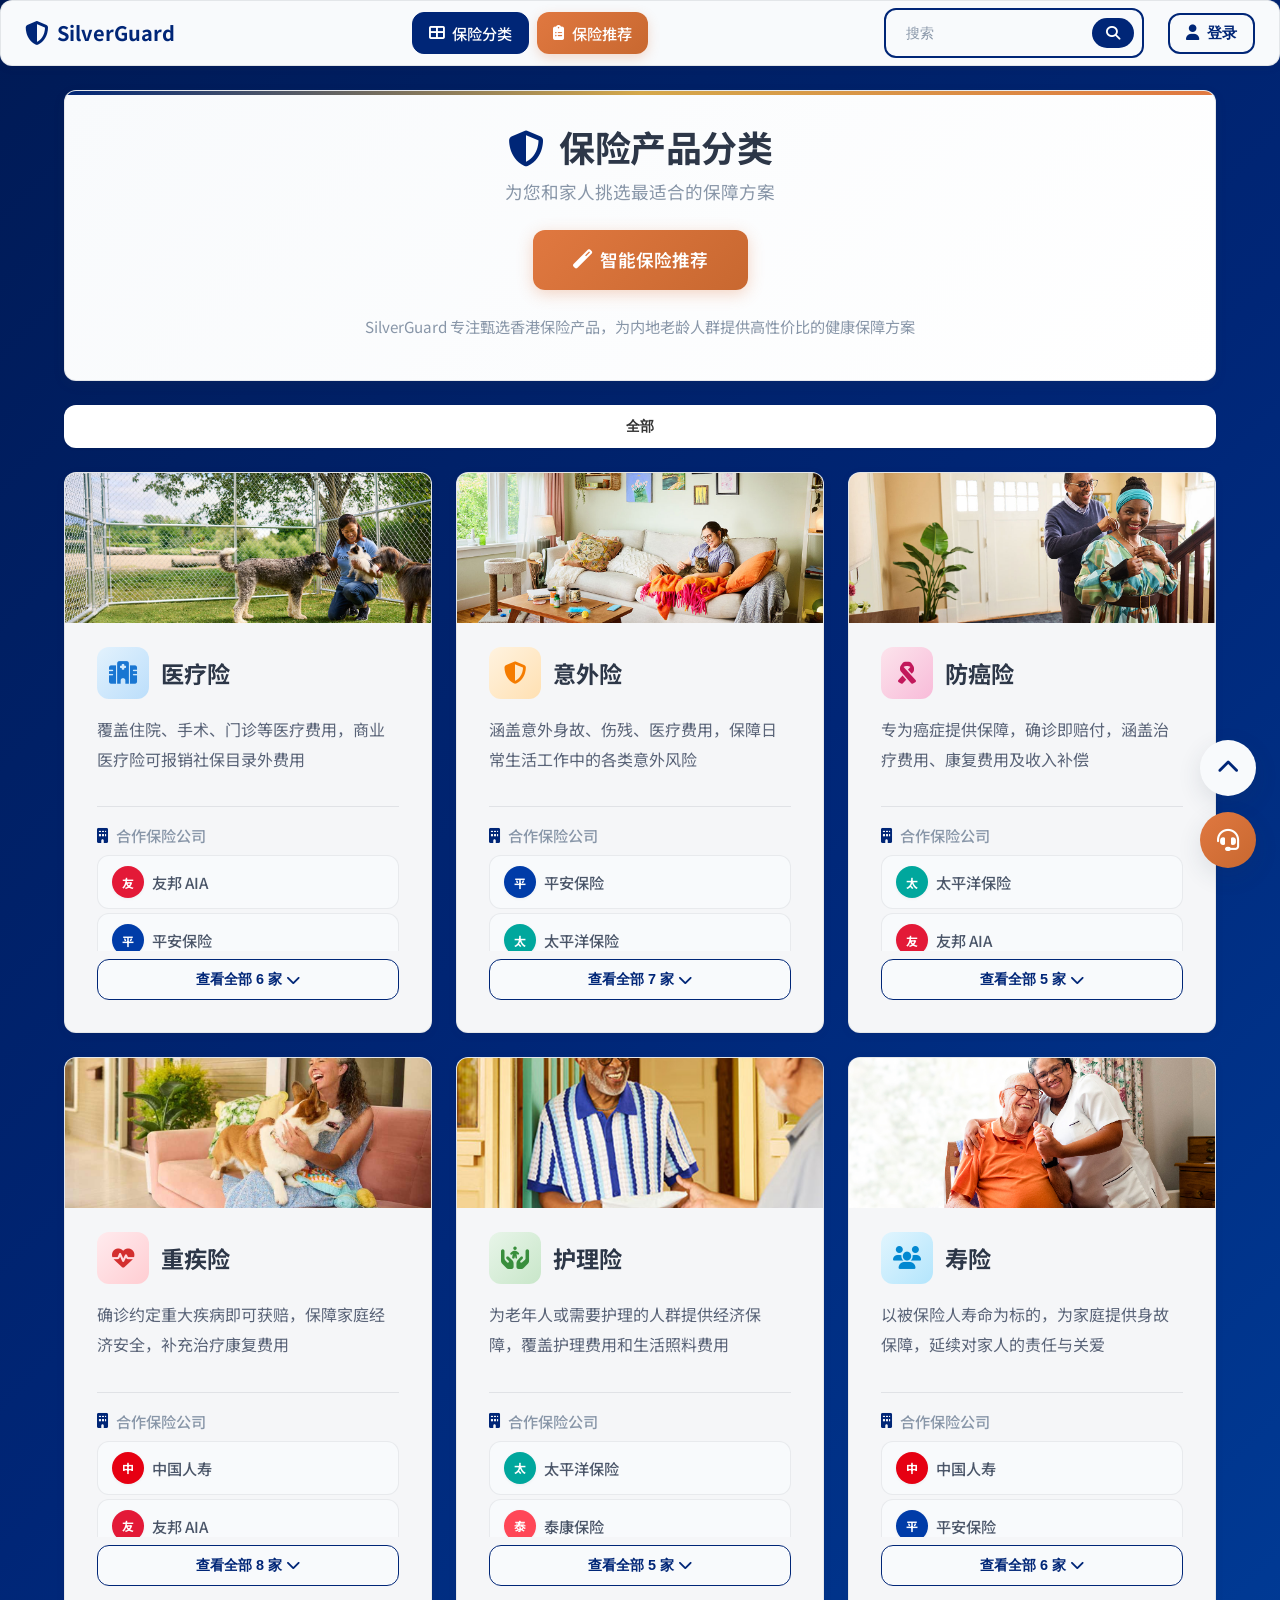
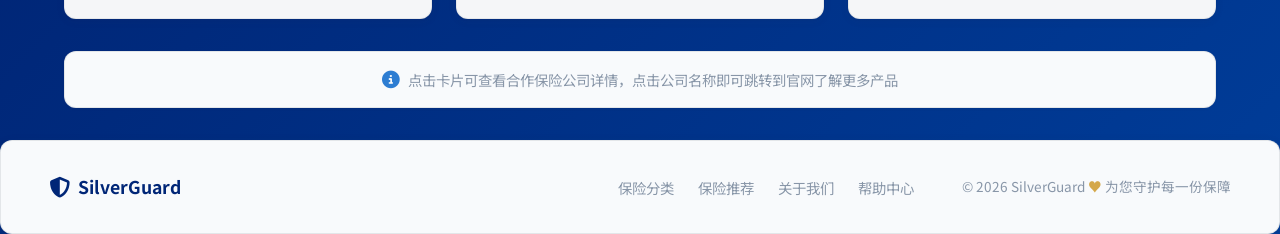
<file: SilverGuard/index.html>
<!DOCTYPE html>
<html lang="zh-CN">
<head>
    <meta charset="UTF-8">
    <meta name="viewport" content="width=device-width, initial-scale=1.0">
    <title>SilverGuard - 保险产品分类</title>
    <link rel="stylesheet" href="https://cdnjs.cloudflare.com/ajax/libs/font-awesome/6.4.0/css/all.min.css">
    <link href="https://fonts.googleapis.com/css2?family=Noto+Sans+SC:wght@400;500;600;700&display=swap" rel="stylesheet">
    <link rel="stylesheet" href="css/style.css">
    <style>body { background: linear-gradient(135deg, #001a55 0%, #002677 50%, #003d99 100%) !important; }</style>
</head>
<body>
    <!-- 顶部导航栏 -->
    <nav class="top-nav">
        <div class="nav-container">
            <div class="nav-brand">
                <i class="fas fa-shield-alt"></i>
                <span>SilverGuard</span>
            </div>
            <div class="nav-links">
                <a href="index.html" class="nav-link active">
                    <i class="fas fa-th-large"></i> <span>保险分类</span>
                </a>
                <a href="questionnaire.html" class="nav-link nav-link-highlight">
                    <i class="fas fa-clipboard-list"></i> <span>保险推荐</span>
                </a>
            </div>
            <!-- 搜索栏 -->
            <div class="search-bar" onclick="openSearchModal()" style="cursor: pointer;">
                <input type="text" placeholder="搜索" readonly>
                <button type="button"><i class="fas fa-search"></i></button>
            </div>
            <div class="nav-actions">
                <button class="btn-login" onclick="openLoginModal()">
                    <i class="fas fa-user"></i> <span>登录</span>
                </button>
            </div>
        </div>
    </nav>

    <!-- 搜索弹窗 -->
    <div id="search-modal" class="search-modal-overlay">
        <div class="search-modal-content">
            <div class="search-modal-header">
                <div class="search-input-wrapper">
                    <i class="fas fa-search search-icon"></i>
                    <input type="text" id="search-input" placeholder="搜索保险公司、保险种类或产品名称..." autocomplete="off">
                    <button class="search-clear-btn" id="search-clear" style="display: none;">
                        <i class="fas fa-times"></i>
                    </button>
                </div>
                <button class="search-close-btn" onclick="closeSearchModal()">
                    <i class="fas fa-times"></i>
                </button>
            </div>
            <div class="search-modal-body">
                <!-- 搜索建议标签 -->
                <div class="search-suggestions" id="search-suggestions">
                    <div class="suggestion-title">热门搜索</div>
                    <div class="suggestion-tags">
                        <span class="tag" onclick="searchWithKeyword('医疗险')">医疗险</span>
                        <span class="tag" onclick="searchWithKeyword('意外险')">意外险</span>
                        <span class="tag" onclick="searchWithKeyword('重疾险')">重疾险</span>
                        <span class="tag" onclick="searchWithKeyword('防癌险')">防癌险</span>
                        <span class="tag" onclick="searchWithKeyword('护理险')">护理险</span>
                        <span class="tag" onclick="searchWithKeyword('寿险')">寿险</span>
                        <span class="tag" onclick="searchWithKeyword('香港')">香港保险</span>
                        <span class="tag" onclick="searchWithKeyword('内地')">内地保险</span>
                        <span class="tag" onclick="searchWithKeyword('友邦')">友邦</span>
                        <span class="tag" onclick="searchWithKeyword('保诚')">保诚</span>
                        <span class="tag" onclick="searchWithKeyword('平安')">平安</span>
                        <span class="tag" onclick="searchWithKeyword('众安')">众安</span>
                    </div>
                </div>
                <!-- 搜索结果区域 -->
                <div class="search-results" id="search-results" style="display: none;">
                    <div class="results-header">
                        <span id="results-count"></span>
                    </div>
                    <div class="results-list" id="results-list"></div>
                </div>
                <!-- 无结果提示 -->
                <div class="search-no-results" id="search-no-results" style="display: none;">
                    <i class="fas fa-search"></i>
                    <p>未找到匹配的保险产品</p>
                    <span>试试其他关键词，或浏览下面的分类</span>
                </div>
            </div>
        </div>
    </div>

    <!-- 登录弹窗 -->
    <div class="modal-overlay" id="loginModal">
        <div class="modal-content">
            <div class="modal-header">
                <h3><i class="fas fa-user-circle"></i> 用户登录</h3>
                <button class="modal-close" onclick="closeLoginModal()">&times;</button>
            </div>
            <div class="modal-body">
                <div class="login-tabs">
                    <button class="login-tab active" onclick="switchLoginTab('password')">密码登录</button>
                    <button class="login-tab" onclick="switchLoginTab('code')">验证码登录</button>
                </div>
                <form id="loginForm" onsubmit="handleLogin(event)">
                    <div class="form-group">
                        <label><i class="fas fa-phone"></i> 手机号</label>
                        <input type="tel" id="phone" placeholder="请输入手机号" required maxlength="11">
                    </div>
                    <div class="form-group" id="passwordGroup">
                        <label><i class="fas fa-lock"></i> 密码</label>
                        <div class="password-input">
                            <input type="password" id="password" placeholder="请输入密码" required>
                            <button type="button" class="toggle-password" onclick="togglePassword()">
                                <i class="fas fa-eye"></i>
                            </button>
                        </div>
                    </div>
                    <div class="form-group" id="codeGroup" style="display: none;">
                        <label><i class="fas fa-key"></i> 验证码</label>
                        <div class="code-input">
                            <input type="text" id="verifyCode" placeholder="请输入验证码" maxlength="6">
                            <button type="button" class="btn-code" onclick="sendCode()">获取验证码</button>
                        </div>
                    </div>
                    <div class="form-options">
                        <label class="remember-me">
                            <input type="checkbox" checked> 记住我
                        </label>
                        <a href="#" class="forgot-link">忘记密码？</a>
                    </div>
                    <button type="submit" class="btn-submit">
                        <i class="fas fa-sign-in-alt"></i> 登录
                    </button>
                    <p class="register-hint">
                        还没有账号？<a href="#" onclick="showRegister()">立即注册</a>
                    </p>
                </form>
            </div>
        </div>
    </div>

    <div class="container">
        <!-- 保险产品分类 + 平台介绍 合并模块 -->
        <div class="hero-card">
            <div class="hero-card-header">
                <h1><i class="fas fa-shield-alt"></i> 保险产品分类</h1>
                <p>为您和家人挑选最适合的保障方案</p>
            </div>
            <a href="questionnaire.html" class="hero-cta-btn">
                <i class="fas fa-magic"></i> 智能保险推荐
            </a>
            <p class="hero-platform-desc">SilverGuard 专注甄选香港保险产品，为内地老龄人群提供高性价比的健康保障方案</p>
        </div>

        <!-- 筛选标签 -->
        <div class="filter-section">
            <button class="filter-btn active" data-filter="all">全部</button>
        </div>

        <!-- 保险分类网格 -->
        <div class="category-grid">
            
            <!-- 医疗险卡片 -->
            <div class="category-card medical-card" onclick="expandCategory('medical')">
                <div class="category-image">
                    <img src="picture/P1.png" alt="医疗险">
                </div>
                <div class="category-header">
                    <div class="category-icon">
                        <i class="fas fa-hospital"></i>
                    </div>
                    <h3>医疗险</h3>
                </div>
                <p>覆盖住院、手术、门诊等医疗费用，商业医疗险可报销社保目录外费用</p>
                <div class="category-companies">
                    <span class="companies-label">
                        <i class="fas fa-building"></i> 合作保险公司
                    </span>
                    <div class="company-list" id="medical-list">
                        <a href="https://www.aia.com.hk/zh-hk" target="_blank" class="company-item" onclick="event.stopPropagation()">
                            <span class="company-logo-small" style="--logo-color: #E31937;">友</span>
                            <span class="company-name">友邦 AIA</span>
                            <i class="fas fa-external-link-alt"></i>
                        </a>
                        <a href="https://www.pingan.com" target="_blank" class="company-item" onclick="event.stopPropagation()">
                            <span class="company-logo-small" style="--logo-color: #003CA8;">平</span>
                            <span class="company-name">平安保险</span>
                            <i class="fas fa-external-link-alt"></i>
                        </a>
                        <a href="https://www.cicic.com.cn" target="_blank" class="company-item" onclick="event.stopPropagation()">
                            <span class="company-logo-small" style="--logo-color: #E60012;">中</span>
                            <span class="company-name">中国人寿</span>
                            <i class="fas fa-external-link-alt"></i>
                        </a>
                        <a href="https://www.picchealth.com" target="_blank" class="company-item" onclick="event.stopPropagation()">
                            <span class="company-logo-small" style="--logo-color: #00A79D;">太</span>
                            <span class="company-name">太平洋保险</span>
                            <i class="fas fa-external-link-alt"></i>
                        </a>
                        <a href="https://www.newchinalife.com" target="_blank" class="company-item" onclick="event.stopPropagation()">
                            <span class="company-logo-small" style="--logo-color: #FF6600;">新</span>
                            <span class="company-name">新华保险</span>
                            <i class="fas fa-external-link-alt"></i>
                        </a>
                        <a href="https://www.tal.com" target="_blank" class="company-item" onclick="event.stopPropagation()">
                            <span class="company-logo-small" style="--logo-color: #FF4757;">泰</span>
                            <span class="company-name">泰康保险</span>
                            <i class="fas fa-external-link-alt"></i>
                        </a>
                    </div>
                    <button class="expand-btn" onclick="toggleCompanies(this, 'medical-list', event)">
                        查看全部 6 家 <i class="fas fa-chevron-down"></i>
                    </button>
                </div>
            </div>

            <!-- 意外险卡片 -->
            <div class="category-card accident-card" onclick="expandCategory('accident')">
                <div class="category-image">
                    <img src="picture/P2.png" alt="意外险">
                </div>
                <div class="category-header">
                    <div class="category-icon">
                        <i class="fas fa-shield-alt"></i>
                    </div>
                    <h3>意外险</h3>
                </div>
                <p>涵盖意外身故、伤残、医疗费用，保障日常生活工作中的各类意外风险</p>
                <div class="category-companies">
                    <span class="companies-label">
                        <i class="fas fa-building"></i> 合作保险公司
                    </span>
                    <div class="company-list" id="accident-list">
                        <a href="https://www.pingan.com" target="_blank" class="company-item" onclick="event.stopPropagation()">
                            <span class="company-logo-small" style="--logo-color: #003CA8;">平</span>
                            <span class="company-name">平安保险</span>
                            <i class="fas fa-external-link-alt"></i>
                        </a>
                        <a href="https://www.picchealth.com" target="_blank" class="company-item" onclick="event.stopPropagation()">
                            <span class="company-logo-small" style="--logo-color: #00A79D;">太</span>
                            <span class="company-name">太平洋保险</span>
                            <i class="fas fa-external-link-alt"></i>
                        </a>
                        <a href="https://www.allianz.com.cn" target="_blank" class="company-item" onclick="event.stopPropagation()">
                            <span class="company-logo-small" style="--logo-color: #FF6600;">安</span>
                            <span class="company-name">安联保险</span>
                            <i class="fas fa-external-link-alt"></i>
                        </a>
                        <a href="https://www.axa.com.cn" target="_blank" class="company-item" onclick="event.stopPropagation()">
                            <span class="company-logo-small" style="--logo-color: #003F87;">AX</span>
                            <span class="company-name">AXA 法国安盛</span>
                            <i class="fas fa-external-link-alt"></i>
                        </a>
                        <a href="https://www.generali.com.cn" target="_blank" class="company-item" onclick="event.stopPropagation()">
                            <span class="company-logo-small" style="--logo-color: #00AEEF;">忠</span>
                            <span class="company-name">忠利保险</span>
                            <i class="fas fa-external-link-alt"></i>
                        </a>
                        <a href="https://www.aig.com.cn" target="_blank" class="company-item" onclick="event.stopPropagation()">
                            <span class="company-logo-small" style="--logo-color: #2E7D32;">A</span>
                            <span class="company-name">AIG 美亚保险</span>
                            <i class="fas fa-external-link-alt"></i>
                        </a>
                        <a href="https://www.sunshine.com.cn" target="_blank" class="company-item" onclick="event.stopPropagation()">
                            <span class="company-logo-small" style="--logo-color: #FFB800;">阳</span>
                            <span class="company-name">阳光保险</span>
                            <i class="fas fa-external-link-alt"></i>
                        </a>
                    </div>
                    <button class="expand-btn" onclick="toggleCompanies(this, 'accident-list', event)">
                        查看全部 7 家 <i class="fas fa-chevron-down"></i>
                    </button>
                </div>
            </div>

            <!-- 防癌险卡片 -->
            <div class="category-card cancer-card" onclick="expandCategory('cancer')">
                <div class="category-image">
                    <img src="picture/P3.png" alt="防癌险">
                </div>
                <div class="category-header">
                    <div class="category-icon">
                        <i class="fas fa-ribbon"></i>
                    </div>
                    <h3>防癌险</h3>
                </div>
                <p>专为癌症提供保障，确诊即赔付，涵盖治疗费用、康复费用及收入补偿</p>

                <div class="category-companies">
                    <span class="companies-label">
                        <i class="fas fa-building"></i> 合作保险公司
                    </span>
                    <div class="company-list" id="cancer-list">
                        <a href="https://www.picchealth.com" target="_blank" class="company-item" onclick="event.stopPropagation()">
                            <span class="company-logo-small" style="--logo-color: #00A79D;">太</span>
                            <span class="company-name">太平洋保险</span>
                            <i class="fas fa-external-link-alt"></i>
                        </a>
                        <a href="https://www.aia.com.hk/zh-hk" target="_blank" class="company-item" onclick="event.stopPropagation()">
                            <span class="company-logo-small" style="--logo-color: #E31937;">友</span>
                            <span class="company-name">友邦 AIA</span>
                            <i class="fas fa-external-link-alt"></i>
                        </a>
                        <a href="https://www.bupa.com.cn" target="_blank" class="company-item" onclick="event.stopPropagation()">
                            <span class="company-logo-small" style="--logo-color: #007AC1;">保</span>
                            <span class="company-name">保柏 Bupa</span>
                            <i class="fas fa-external-link-alt"></i>
                        </a>
                        <a href="https://www.msh.com.cn" target="_blank" class="company-item" onclick="event.stopPropagation()">
                            <span class="company-logo-small" style="--logo-color: #E91E63;">M</span>
                            <span class="company-name">MSH 万欣和</span>
                            <i class="fas fa-external-link-alt"></i>
                        </a>
                        <a href="https://www.figmahealth.com" target="_blank" class="company-item" onclick="event.stopPropagation()">
                            <span class="company-logo-small" style="--logo-color: #9C27B0;">安</span>
                            <span class="company-name">复星联合健康</span>
                            <i class="fas fa-external-link-alt"></i>
                        </a>
                    </div>
                    <button class="expand-btn" onclick="toggleCompanies(this, 'cancer-list', event)">
                        查看全部 5 家 <i class="fas fa-chevron-down"></i>
                    </button>
                </div>
            </div>

            <!-- 重疾险卡片 -->
            <div class="category-card critical-card" onclick="expandCategory('critical')">
                <div class="category-image">
                    <img src="picture/P4.png" alt="重疾险">
                </div>
                <div class="category-header">
                    <div class="category-icon">
                        <i class="fas fa-heartbeat"></i>
                    </div>
                    <h3>重疾险</h3>
                </div>
                <p>确诊约定重大疾病即可获赔，保障家庭经济安全，补充治疗康复费用</p>
                
                <div class="category-companies">
                    <span class="companies-label">
                        <i class="fas fa-building"></i> 合作保险公司
                    </span>
                    <div class="company-list" id="critical-list">
                        <a href="https://www.cicic.com.cn" target="_blank" class="company-item" onclick="event.stopPropagation()">
                            <span class="company-logo-small" style="--logo-color: #E60012;">中</span>
                            <span class="company-name">中国人寿</span>
                            <i class="fas fa-external-link-alt"></i>
                        </a>
                        <a href="https://www.aia.com.hk/zh-hk" target="_blank" class="company-item" onclick="event.stopPropagation()">
                            <span class="company-logo-small" style="--logo-color: #E31937;">友</span>
                            <span class="company-name">友邦 AIA</span>
                            <i class="fas fa-external-link-alt"></i>
                        </a>
                        <a href="https://www.pingan.com" target="_blank" class="company-item" onclick="event.stopPropagation()">
                            <span class="company-logo-small" style="--logo-color: #003CA8;">平</span>
                            <span class="company-name">平安保险</span>
                            <i class="fas fa-external-link-alt"></i>
                        </a>
                        <a href="https://www.newchinalife.com" target="_blank" class="company-item" onclick="event.stopPropagation()">
                            <span class="company-logo-small" style="--logo-color: #FF6600;">新</span>
                            <span class="company-name">新华保险</span>
                            <i class="fas fa-external-link-alt"></i>
                        </a>
                        <a href="https://www.tal.com" target="_blank" class="company-item" onclick="event.stopPropagation()">
                            <span class="company-logo-small" style="--logo-color: #FF4757;">泰</span>
                            <span class="company-name">泰康保险</span>
                            <i class="fas fa-external-link-alt"></i>
                        </a>
                        <a href="https://www.huatai.com" target="_blank" class="company-item" onclick="event.stopPropagation()">
                            <span class="company-logo-small" style="--logo-color: #1E88E5;">华</span>
                            <span class="company-name">华泰保险</span>
                            <i class="fas fa-external-link-alt"></i>
                        </a>
                        <a href="https://www.life.cn" target="_blank" class="company-item" onclick="event.stopPropagation()">
                            <span class="company-logo-small" style="--logo-color: #00ACC1;">中</span>
                            <span class="company-name">中意人寿</span>
                            <i class="fas fa-external-link-alt"></i>
                        </a>
                        <a href="https://www.nci.com.cn" target="_blank" class="company-item" onclick="event.stopPropagation()">
                            <span class="company-logo-small" style="--logo-color: #7CB342;">农</span>
                            <span class="company-name">农银人寿</span>
                            <i class="fas fa-external-link-alt"></i>
                        </a>
                    </div>
                    <button class="expand-btn" onclick="toggleCompanies(this, 'critical-list', event)">
                        查看全部 8 家 <i class="fas fa-chevron-down"></i>
                    </button>
                </div>
            </div>

            <!-- 护理险卡片 -->
            <div class="category-card nursing-card" onclick="expandCategory('nursing')">
                <div class="category-image">
                    <img src="picture/P5.png" alt="护理险">
                </div>
                <div class="category-header">
                    <div class="category-icon">
                        <i class="fas fa-hands-holding-child"></i>
                    </div>
                    <h3>护理险</h3>
                </div>
                <p>为老年人或需要护理的人群提供经济保障，覆盖护理费用和生活照料费用</p>

                <div class="category-companies">
                    <span class="companies-label">
                        <i class="fas fa-building"></i> 合作保险公司
                    </span>
                    <div class="company-list" id="nursing-list">
                        <a href="https://www.picchealth.com" target="_blank" class="company-item" onclick="event.stopPropagation()">
                            <span class="company-logo-small" style="--logo-color: #00A79D;">太</span>
                            <span class="company-name">太平洋保险</span>
                            <i class="fas fa-external-link-alt"></i>
                        </a>
                        <a href="https://www.tal.com" target="_blank" class="company-item" onclick="event.stopPropagation()">
                            <span class="company-logo-small" style="--logo-color: #FF4757;">泰</span>
                            <span class="company-name">泰康保险</span>
                            <i class="fas fa-external-link-alt"></i>
                        </a>
                        <a href="https://www.pingan.com" target="_blank" class="company-item" onclick="event.stopPropagation()">
                            <span class="company-logo-small" style="--logo-color: #003CA8;">平</span>
                            <span class="company-name">平安保险</span>
                            <i class="fas fa-external-link-alt"></i>
                        </a>
                        <a href="https://www.cicic.com.cn" target="_blank" class="company-item" onclick="event.stopPropagation()">
                            <span class="company-logo-small" style="--logo-color: #E60012;">中</span>
                            <span class="company-name">中国人寿</span>
                            <i class="fas fa-external-link-alt"></i>
                        </a>
                        <a href="https://www.renbao.com" target="_blank" class="company-item" onclick="event.stopPropagation()">
                            <span class="company-logo-small" style="--logo-color: #4CAF50;">人</span>
                            <span class="company-name">人保健康</span>
                            <i class="fas fa-external-link-alt"></i>
                        </a>
                    </div>
                    <button class="expand-btn" onclick="toggleCompanies(this, 'nursing-list', event)">
                        查看全部 5 家 <i class="fas fa-chevron-down"></i>
                    </button>
                </div>
            </div>

            <!-- 寿险卡片 -->
            <div class="category-card life-card" onclick="expandCategory('life')">
                <div class="category-image">
                    <img src="picture/P6.png" alt="寿险">
                </div>
                <div class="category-header">
                    <div class="category-icon">
                        <i class="fas fa-users"></i>
                    </div>
                    <h3>寿险</h3>
                </div>
                <p>以被保险人寿命为标的，为家庭提供身故保障，延续对家人的责任与关爱</p>
                <div class="category-companies">
                    <span class="companies-label">
                        <i class="fas fa-building"></i> 合作保险公司
                    </span>
                    <div class="company-list" id="life-list">
                        <a href="https://www.cicic.com.cn" target="_blank" class="company-item" onclick="event.stopPropagation()">
                            <span class="company-logo-small" style="--logo-color: #E60012;">中</span>
                            <span class="company-name">中国人寿</span>
                            <i class="fas fa-external-link-alt"></i>
                        </a>
                        <a href="https://www.pingan.com" target="_blank" class="company-item" onclick="event.stopPropagation()">
                            <span class="company-logo-small" style="--logo-color: #003CA8;">平</span>
                            <span class="company-name">平安保险</span>
                            <i class="fas fa-external-link-alt"></i>
                        </a>
                        <a href="https://www.newchinalife.com" target="_blank" class="company-item" onclick="event.stopPropagation()">
                            <span class="company-logo-small" style="--logo-color: #FF6600;">新</span>
                            <span class="company-name">新华保险</span>
                            <i class="fas fa-external-link-alt"></i>
                        </a>
                        <a href="https://www.aia.com.hk/zh-hk" target="_blank" class="company-item" onclick="event.stopPropagation()">
                            <span class="company-logo-small" style="--logo-color: #E31937;">友</span>
                            <span class="company-name">友邦 AIA</span>
                            <i class="fas fa-external-link-alt"></i>
                        </a>
                        <a href="https://www.fuwu.com" target="_blank" class="company-item" onclick="event.stopPropagation()">
                            <span class="company-logo-small" style="--logo-color: #795548;">富</span>
                            <span class="company-name">富德生命</span>
                            <i class="fas fa-external-link-alt"></i>
                        </a>
                        <a href="https://www.tal.com" target="_blank" class="company-item" onclick="event.stopPropagation()">
                            <span class="company-logo-small" style="--logo-color: #FF4757;">泰</span>
                            <span class="company-name">泰康保险</span>
                            <i class="fas fa-external-link-alt"></i>
                        </a>
                    </div>
                    <button class="expand-btn" onclick="toggleCompanies(this, 'life-list', event)">
                        查看全部 6 家 <i class="fas fa-chevron-down"></i>
                    </button>
                </div>
            </div>

        </div>

        <!-- 底部提示 -->
        <div class="footer-tip">
            <i class="fas fa-info-circle"></i>
            <span>点击卡片可查看合作保险公司详情，点击公司名称即可跳转到官网了解更多产品</span>
        </div>
    </div>

    <!-- 悬浮客服入口 -->
    <div class="floating-service">
        <button class="service-btn" title="返回顶部" onclick="scrollToTop()">
            <i class="fas fa-chevron-up"></i>
            <span class="service-tooltip">返回顶部</span>
        </button>
        <button class="service-btn primary" title="在线咨询" onclick="openServiceChat()">
            <i class="fas fa-headset"></i>
            <span class="service-tooltip">在线咨询</span>
        </button>
    </div>

    <!-- 页脚 -->
    <footer class="site-footer">
        <div class="footer-content">
            <div class="footer-brand">
                <i class="fas fa-shield-alt"></i>
                <span>SilverGuard</span>
            </div>
            <div class="footer-links">
                <a href="index.html">保险分类</a>
                <a href="questionnaire.html">保险推荐</a>
                <a href="#">关于我们</a>
                <a href="#">帮助中心</a>
            </div>
            <div class="footer-copyright">
                © 2026 SilverGuard <span>♥</span> 为您守护每一份保障
            </div>
        </div>
    </footer>

    <script>
        // 返回顶部功能
        function scrollToTop() {
            window.scrollTo({ top: 0, behavior: 'smooth' });
        }

        // 在线咨询功能
        function openServiceChat() {
            alert('在线客服功能开发中，请拨打客服热线：400-888-8888');
        }
    </script>

    <script>
        // =============================================
        // 完整保险产品数据库（内地 + 香港）
        // =============================================
        const allInsuranceProducts = [
            // ============ 香港保险 ============
            // 医疗险 / VHIS
            {
                name: "Bupa Hero VHIS 灵活计划",
                company: "保柏 Bupa Hong Kong",
                category: "医疗险",
                region: "香港",
                tags: ["VHIS", "灵活计划", "住院保障", "手术报销"],
                description: "适合作为住院及手术报销型医疗保障的核心配置，较适合健康情况稳定、风险较低到中等的长者参考。"
            },
            {
                name: "AIA 自愿医保标准计划",
                company: "友邦 AIA Hong Kong",
                category: "医疗险",
                region: "香港",
                tags: ["VHIS", "自愿医保", "标准计划"],
                description: "适合希望优先补强基础医疗报销、且整体健康风险较低的长者用户参考。"
            },
            {
                name: "PRUHealth VHIS EasyChoice",
                company: "保诚 Prudential Hong Kong",
                category: "医疗险",
                region: "香港",
                tags: ["VHIS", "灵活计划", "健康保障"],
                description: "适合希望在已有基础保障之上增加住院医疗补充、且风险水平偏低到中低的长者参考。"
            },
            {
                name: "AXA 安盛医疗保障计划",
                company: "安盛 AXA Hong Kong",
                category: "医疗险",
                region: "香港",
                tags: ["医疗保障", "住院报销", "手术费用"],
                description: "适合希望以较成熟品牌补充住院及手术报销保障的长者作基础医疗参考。"
            },
            {
                name: "FWD 自愿医保灵活计划",
                company: "富卫 FWD Hong Kong",
                category: "医疗险",
                region: "香港",
                tags: ["VHIS", "灵活计划", "住院保障"],
                description: "适合希望补足住院报销保障、同时重视产品结构相对灵活性的长者参考。"
            },
            {
                name: "Blue Cross 蓝十字住院医疗计划",
                company: "蓝十字 Blue Cross Hong Kong",
                category: "医疗险",
                region: "香港",
                tags: ["住院医疗", "高龄友好", "手术报销"],
                description: "适合希望强化住院及手术费用报销、同时重视高龄阶段可持续性的用户参考。"
            },
            {
                name: "Manulife 宏利自愿医保标准计划",
                company: "宏利 Manulife Hong Kong",
                category: "医疗险",
                region: "香港",
                tags: ["VHIS", "标准计划", "基础医疗"],
                description: "适合整体健康风险较低、希望先建立基础医疗报销框架的长者用户作入门参考。"
            },
            // 防癌险
            {
                name: "AXA 防癌保障计划",
                company: "安盛 AXA Hong Kong",
                category: "防癌险",
                region: "香港",
                tags: ["防癌", "癌症保障", "专项保障"],
                description: "更适合无法完整配置传统重疾险时，用于聚焦癌症风险的补充保障参考。"
            },
            {
                name: "Blue Cross 癌症医疗保障",
                company: "蓝十字 Blue Cross Hong Kong",
                category: "防癌险",
                region: "香港",
                tags: ["癌症医疗", "治疗费用", "高龄可投"],
                description: "适合中高风险及高龄用户优先考虑癌症相关保障缺口时参考。"
            },
            {
                name: "AIA 癌症保障计划",
                company: "友邦 AIA Hong Kong",
                category: "防癌险",
                region: "香港",
                tags: ["癌症保障", "确诊即赔", "品牌保障"],
                description: "适合希望针对癌症风险做专项准备、且当前身体风险处于中等至中高区间的长者参考。"
            },
            // 意外险
            {
                name: "FWD 全方位意外保障计划",
                company: "富卫 FWD Hong Kong",
                category: "意外险",
                region: "香港",
                tags: ["意外保障", "跌倒骨折", "高龄友好"],
                description: "意外险通常是高龄或慢病人群更容易配置的低门槛保障之一，适合作为长者基础补充。"
            },
            {
                name: "Blue Cross 个人意外保障计划",
                company: "蓝十字 Blue Cross Hong Kong",
                category: "意外险",
                region: "香港",
                tags: ["意外保障", "日常意外", "低门槛"],
                description: "适合作为长者基础兜底型保障，重点补充跌倒、扭伤、骨折等日常意外风险。"
            },
            {
                name: "AIA 个人意外保障计划",
                company: "友邦 AIA Hong Kong",
                category: "意外险",
                region: "香港",
                tags: ["意外保障", "身故伤残", "医疗报销"],
                description: "适合预算有限但仍希望补充意外身故、伤残及意外医疗责任的长者用户参考。"
            },
            {
                name: "Manulife 宏利意外保障计划",
                company: "宏利 Manulife Hong Kong",
                category: "意外险",
                region: "香港",
                tags: ["意外保障", "高龄可投", "基础兜底"],
                description: "适合高龄阶段优先考虑基础意外风险补偿、并作为最低门槛保障组合之一。"
            },
            // 重疾险
            {
                name: "AIA 危疾全护保障",
                company: "友邦 AIA Hong Kong",
                category: "重疾险",
                region: "香港",
                tags: ["重疾险", "危疾保障", "多次赔付"],
                description: "适合希望获得全面重疾保障、预算充足且健康状况良好的长者参考。"
            },
            {
                name: "PRUHealth 危疾多重保",
                company: "保诚 Prudential Hong Kong",
                category: "重疾险",
                region: "香港",
                tags: ["重疾险", "多重保障", "癌症心脏中风"],
                description: "适合希望获得多次重疾赔付、重视癌症和心血管保障的长者参考。"
            },

            // ============ 内地保险 ============
            // 重疾险
            {
                name: "尊享e生重疾险",
                company: "众安在线财险",
                category: "重疾险",
                region: "内地",
                tags: ["一年期重疾", "可选轻中症", "高龄友好"],
                description: "0-70岁可投保，高龄上限较高，可作为中老年重疾候选产品。"
            },
            {
                name: "众民保·重疾险(免健告)",
                company: "众安在线财险",
                category: "重疾险",
                region: "内地",
                tags: ["免健告", "宽松核保"],
                description: "免健康告知，适合做宽松核保候选，对带病体友好。"
            },
            {
                name: "易生守护",
                company: "德华安顾人寿",
                category: "重疾险",
                region: "内地",
                tags: ["至80岁", "易核类", "高龄可投"],
                description: "高龄可投到70岁，偏中高龄过渡型重疾，适合60-70岁人群。"
            },
            {
                name: "i无忧（易核版）-不含身故",
                company: "人保寿险",
                category: "重疾险",
                region: "内地",
                tags: ["易核版", "不含身故"],
                description: "核保相对友好，但年龄上限更低（65岁封顶），适合健康状况一般的人群。"
            },
            {
                name: "康乐一生易核版2.0",
                company: "复星联合健康",
                category: "重疾险",
                region: "内地",
                tags: ["易核版2.0", "终身保障"],
                description: "适合做65岁以内、健康较一般人群候选，保障期限为终身。"
            },
            // 百万医疗险
            {
                name: "e生保·百万医疗险",
                company: "平安健康险",
                category: "百万医疗险",
                region: "内地",
                tags: ["高保额", "住院报销", "大病房"],
                description: "高保额、高免赔额的商业医疗保险，用于报销大病住院、手术等高额医疗费用。"
            },
            {
                name: "好医保·长期医疗险",
                company: "人保健康险",
                category: "百万医疗险",
                region: "内地",
                tags: ["保证续保", "长期医疗"],
                description: "保证续保期的产品能够确保持续的医疗保护网，不限社保内外用药。"
            },
            {
                name: "尊享e生·百万医疗险",
                company: "众安在线财险",
                category: "百万医疗险",
                region: "内地",
                tags: ["高性价比", "灵活选择"],
                description: "通过设定免赔额对高额住院费用予以全额或大比例报销，是社保的有力补充。"
            },
            // 意外险
            {
                name: "小蜜蜂2号超越版",
                company: "鼎和保险",
                category: "意外险",
                region: "内地",
                tags: ["综合意外", "交通意外", "高性价比"],
                description: "保费低、杠杆高，覆盖日常突发意外风险（跌倒、车祸等），包含意外身故/伤残和意外医疗。"
            },
            {
                name: "大护甲5号成人意外险",
                company: "太平洋保险",
                category: "意外险",
                region: "内地",
                tags: ["成人意外", "猝死保障"],
                description: "适合18-60岁成人，覆盖意外身故/伤残和意外医疗，猝死也在保障范围内。"
            },
            {
                name: "孝心安·老年人意外险",
                company: "平安财险",
                category: "意外险",
                region: "内地",
                tags: ["老年人专属", "骨折保障"],
                description: "专为老年人设计，覆盖跌倒骨折等常见意外，80岁前可投保。"
            },
            // 防癌险
            {
                name: "孝亲宝·中老年防癌险",
                company: "德华安顾人寿",
                category: "防癌险",
                region: "内地",
                tags: ["中老年防癌", "确诊即赔"],
                description: "专门针对恶性肿瘤提供保障的健康告知宽松产品，适合带病体投保。"
            },
            {
                name: "平安终身防癌险",
                company: "平安健康险",
                category: "防癌险",
                region: "内地",
                tags: ["终身防癌", "长期保障"],
                description: "确诊即赔付，涵盖癌症治疗全流程，终身续保，是高龄人群的最后防线。"
            },
            // 护理险
            {
                name: "增多多3号护理险",
                company: "昆仑健康保险",
                category: "护理险",
                region: "内地",
                tags: ["长期护理", "护理津贴"],
                description: "针对失能状态提供护理金额津贴或护工上门服务，缓解家庭护理负担。"
            },
            {
                name: "福瑞百岁护理险",
                company: "复星联合健康",
                category: "护理险",
                region: "内地",
                tags: ["百岁护理", "重度护理"],
                description: "适合老龄化社会中子女精力不足、居家养老风险大的情况。"
            }
        ];

        // =============================================
        // 搜索功能相关变量
        // =============================================
        const searchModal = document.getElementById('search-modal');
        const searchInput = document.getElementById('search-input');
        const searchClearBtn = document.getElementById('search-clear');
        const searchSuggestions = document.getElementById('search-suggestions');
        const searchResults = document.getElementById('search-results');
        const searchNoResults = document.getElementById('search-no-results');
        const resultsList = document.getElementById('results-list');
        const resultsCount = document.getElementById('results-count');

        // =============================================
        // 搜索匹配函数
        // =============================================
        function searchProducts(keyword) {
            if (!keyword || keyword.trim() === '') {
                return [];
            }
            
            const lowerKeyword = keyword.toLowerCase().trim();
            
            // 关键词分类映射
            const categoryKeywords = {
                '医疗险': ['医疗', 'vh', 'hospital', '住院', '手术', '报销'],
                '意外险': ['意外', 'accident', '跌倒', '骨折', '扭伤'],
                '重疾险': ['重疾', 'critical', '重大疾病', '癌症给付'],
                '防癌险': ['防癌', 'cancer', '癌症', '恶性肿瘤'],
                '护理险': ['护理', 'nursing', '长期护理', '失能'],
                '寿险': ['寿险', 'life', '人寿', '身故', '定期寿'],
                '百万医疗险': ['百万', '高保额', '大额医疗']
            };

            const regionKeywords = {
                '香港': ['香港', 'hk', 'hong kong'],
                '内地': ['内地', 'mainland', '大陆', '中国']
            };

            const companyKeywords = {
                '友邦': ['友邦', 'aia'],
                '保诚': ['保诚', 'prudential', 'pruhealth'],
                '安盛': ['安盛', 'axa'],
                '保柏': ['保柏', 'bupa'],
                '宏利': ['宏利', 'manulife'],
                '万通': ['万通', 'yf life'],
                '平安': ['平安', 'ping an'],
                '众安': ['众安'],
                '太平': ['太平', 'taiping'],
                '人寿': ['人寿', 'life'],
                '汇丰': ['汇丰', 'hsbc'],
                '中银': ['中银', 'boc'],
                '蓝十字': ['蓝十字', 'blue cross'],
                '信诺': ['信诺', 'cigna'],
                '永明': ['永明', 'sun life'],
                '苏黎世': ['苏黎世', 'zurich'],
                '安联': ['安联', 'allianz'],
                '富卫': ['富卫', 'fwd'],
                '忠意': ['忠意', 'generali'],
                '周大福': ['周大福', 'ctf'],
                '泰康': ['泰康', 'taikang'],
                '富邦': ['富邦', 'fubon'],
                '德华': ['德华', 'dehua'],
                '中国人寿': ['中国人寿', 'chinalife'],
                '人保': ['人保', 'picc'],
                '太平洋': ['太平洋', 'cpic'],
                '昆仑': ['昆仑'],
                '复星': ['复星', 'fosun'],
                '鼎和': ['鼎和'],
                '和谐': ['和谐']
            };

            return allInsuranceProducts.filter(product => {
                const name = product.name.toLowerCase();
                const company = product.company.toLowerCase();
                const category = product.category.toLowerCase();
                const tags = product.tags.join(' ').toLowerCase();
                const desc = product.description.toLowerCase();
                const region = product.region.toLowerCase();

                // 精确匹配产品名称
                if (name.includes(lowerKeyword)) return true;
                
                // 匹配公司名
                if (company.includes(lowerKeyword)) return true;
                
                // 匹配描述
                if (desc.includes(lowerKeyword)) return true;
                
                // 匹配标签
                if (tags.includes(lowerKeyword)) return true;
                
                // 匹配地区
                for (const [regionName, keywords] of Object.entries(regionKeywords)) {
                    if (keywords.some(k => k.includes(lowerKeyword) || lowerKeyword.includes(k))) {
                        if (region.includes(regionName.toLowerCase())) return true;
                    }
                }
                
                // 匹配保险公司
                for (const [companyName, keywords] of Object.entries(companyKeywords)) {
                    if (keywords.some(k => k.includes(lowerKeyword) || lowerKeyword.includes(k))) {
                        if (company.includes(companyName.toLowerCase())) return true;
                    }
                }
                
                // 匹配保险种类
                for (const [catName, keywords] of Object.entries(categoryKeywords)) {
                    if (keywords.some(k => k.includes(lowerKeyword) || lowerKeyword.includes(k))) {
                        if (category.includes(catName.toLowerCase())) return true;
                    }
                }
                
                return false;
            });
        }

        // =============================================
        // 渲染搜索结果
        // =============================================
        function renderResults(products, keyword) {
            if (products.length === 0) {
                searchSuggestions.style.display = 'none';
                searchResults.style.display = 'none';
                searchNoResults.style.display = 'block';
                return;
            }

            searchSuggestions.style.display = 'none';
            searchNoResults.style.display = 'none';
            searchResults.style.display = 'block';
            resultsCount.textContent = `找到 ${products.length} 个相关保险产品`;

            // 按地区和类别分组
            const grouped = {
                '香港': { '医疗险': [], '意外险': [], '防癌险': [], '重疾险': [] },
                '内地': { '医疗险': [], '意外险': [], '防癌险': [], '重疾险': [], '护理险': [], '百万医疗险': [] }
            };

            products.forEach(product => {
                if (!grouped[product.region]) {
                    grouped[product.region] = {};
                }
                if (!grouped[product.region][product.category]) {
                    grouped[product.region][product.category] = [];
                }
                grouped[product.region][product.category].push(product);
            });

            let html = '';
            const regionOrder = ['香港', '内地'];
            const categoryOrder = ['医疗险', '百万医疗险', '意外险', '防癌险', '重疾险', '护理险', '寿险'];

            regionOrder.forEach(region => {
                if (!grouped[region]) return;
                
                const hasProducts = categoryOrder.some(cat => grouped[region][cat] && grouped[region][cat].length > 0);
                if (!hasProducts) return;

                html += `<div class="results-category-title">${region}保险</div>`;

                categoryOrder.forEach(category => {
                    const items = grouped[region][category];
                    if (!items || items.length === 0) return;

                    items.forEach(product => {
                        const tagsHtml = product.tags.slice(0, 3).map(tag => 
                            `<span class="result-tag">${tag}</span>`
                        ).join('');

                        html += `
                            <div class="result-item" onclick="showProductDetail('${escapeHtml(product.name)}')">
                                <div class="result-item-header">
                                    <span class="result-item-title">${escapeHtml(product.name)}</span>
                                    <div class="result-item-badge">
                                        <span class="badge badge-region">${product.region}</span>
                                        <span class="badge badge-category">${product.category}</span>
                                    </div>
                                </div>
                                <div class="result-item-company">${escapeHtml(product.company)}</div>
                                <div class="result-item-desc">${escapeHtml(product.description)}</div>
                                <div class="result-item-tags">${tagsHtml}</div>
                            </div>
                        `;
                    });
                });
            });

            resultsList.innerHTML = html;
        }

        // =============================================
        // 显示产品详情
        // =============================================
        function showProductDetail(productName) {
            const product = allInsuranceProducts.find(p => p.name === productName);
            if (!product) return;

            closeSearchModal();
            alert(`【${product.name}】\n\n公司：${product.company}\n类型：${product.category}（${product.region}）\n\n产品简介：\n${product.description}\n\n关键词：${product.tags.join('、')}`);
        }

        // =============================================
        // 工具函数
        // =============================================
        function escapeHtml(str) {
            const div = document.createElement('div');
            div.textContent = str;
            return div.innerHTML;
        }

        // =============================================
        // 搜索弹窗控制
        // =============================================
        function openSearchModal() {
            searchModal.style.display = 'flex';
            document.body.style.overflow = 'hidden';
            setTimeout(() => searchInput.focus(), 100);
        }

        function closeSearchModal() {
            searchModal.style.display = 'none';
            document.body.style.overflow = '';
            searchInput.value = '';
            searchClearBtn.style.display = 'none';
            searchSuggestions.style.display = 'block';
            searchResults.style.display = 'none';
            searchNoResults.style.display = 'none';
        }

        function searchWithKeyword(keyword) {
            searchInput.value = keyword;
            searchClearBtn.style.display = keyword ? 'block' : 'none';
            const results = searchProducts(keyword);
            renderResults(results, keyword);
        }

        // =============================================
        // 搜索事件监听
        // =============================================
        if (searchInput) {
            searchInput.addEventListener('input', function() {
                const keyword = this.value.trim();
                searchClearBtn.style.display = keyword ? 'block' : 'none';
                
                if (keyword.length === 0) {
                    searchSuggestions.style.display = 'block';
                    searchResults.style.display = 'none';
                    searchNoResults.style.display = 'none';
                } else {
                    const results = searchProducts(keyword);
                    renderResults(results, keyword);
                }
            });
        }

        if (searchClearBtn) {
            searchClearBtn.addEventListener('click', function() {
                searchInput.value = '';
                searchClearBtn.style.display = 'none';
                searchSuggestions.style.display = 'block';
                searchResults.style.display = 'none';
                searchNoResults.style.display = 'none';
                searchInput.focus();
            });
        }

        if (searchModal) {
            searchModal.addEventListener('click', function(e) {
                if (e.target === searchModal) {
                    closeSearchModal();
                }
            });
        }

        document.addEventListener('keydown', function(e) {
            if (e.key === 'Escape' && searchModal && searchModal.style.display === 'flex') {
                closeSearchModal();
            }
        });

        // ========== 登录相关功能 ==========
        let loginType = 'password';
        let countdown = 0;
        let timer = null;

        function openLoginModal() {
            document.getElementById('loginModal').classList.add('active');
            document.body.style.overflow = 'hidden';
        }

        function closeLoginModal() {
            document.getElementById('loginModal').classList.remove('active');
            document.body.style.overflow = '';
            // 重置表单
            document.getElementById('loginForm').reset();
        }

        function switchLoginTab(type) {
            loginType = type;
            document.querySelectorAll('.login-tab').forEach(tab => tab.classList.remove('active'));
            event.target.classList.add('active');
            
            if (type === 'password') {
                document.getElementById('passwordGroup').style.display = 'block';
                document.getElementById('codeGroup').style.display = 'none';
                document.getElementById('password').required = true;
                document.getElementById('verifyCode').required = false;
            } else {
                document.getElementById('passwordGroup').style.display = 'none';
                document.getElementById('codeGroup').style.display = 'block';
                document.getElementById('password').required = false;
                document.getElementById('verifyCode').required = true;
            }
        }

        function togglePassword() {
            const pwdInput = document.getElementById('password');
            const icon = document.querySelector('.toggle-password i');
            if (pwdInput.type === 'password') {
                pwdInput.type = 'text';
                icon.className = 'fas fa-eye-slash';
            } else {
                pwdInput.type = 'password';
                icon.className = 'fas fa-eye';
            }
        }

        function sendCode() {
            const phone = document.getElementById('phone').value;
            if (!phone || phone.length !== 11) {
                alert('请输入正确的手机号');
                return;
            }
            
            if (countdown > 0) return;
            
            // 模拟发送验证码
            alert('验证码已发送到您的手机：' + phone);
            countdown = 60;
            const codeBtn = document.querySelector('.btn-code');
            codeBtn.disabled = true;
            
            timer = setInterval(() => {
                countdown--;
                if (countdown > 0) {
                    codeBtn.textContent = `${countdown}秒后重试`;
                } else {
                    clearInterval(timer);
                    codeBtn.textContent = '获取验证码';
                    codeBtn.disabled = false;
                }
            }, 1000);
        }

        function handleLogin(event) {
            event.preventDefault();
            const phone = document.getElementById('phone').value;
            
            if (!phone || phone.length !== 11) {
                alert('请输入正确的手机号');
                return;
            }
            
            // 模拟登录成功
            const userBtn = document.querySelector('.btn-login');
            userBtn.innerHTML = '<i class="fas fa-user-check"></i> 我的账户';
            userBtn.onclick = showUserMenu;
            
            closeLoginModal();
            alert('登录成功！欢迎回来。');
        }

        function showRegister() {
            alert('注册功能开发中，请稍候...');
        }

        function showUserMenu() {
            alert('用户菜单：\n\n1. 个人中心\n2. 我的收藏\n3. 历史记录\n4. 退出登录');
        }

        // 点击弹窗外部关闭
        document.getElementById('loginModal').addEventListener('click', function(e) {
            if (e.target === this) {
                closeLoginModal();
            }
        });

        // ESC 键关闭弹窗
        document.addEventListener('keydown', function(e) {
            if (e.key === 'Escape') {
                closeLoginModal();
            }
        });

        // ========== 保险公司列表展开/收起 ==========
        function toggleCompanies(btn, listId, event) {
            event.stopPropagation();
            const listContainer = document.getElementById(listId);
            
            if (listContainer.classList.contains('expanded')) {
                listContainer.classList.remove('expanded');
                btn.classList.remove('expanded');
                btn.innerHTML = `查看全部 ${listContainer.children.length} 家 <i class="fas fa-chevron-down"></i>`;
            } else {
                listContainer.classList.add('expanded');
                btn.classList.add('expanded');
                btn.innerHTML = `收起 <i class="fas fa-chevron-up"></i>`;
            }
        }

        // 卡片点击展开效果
        function expandCategory(category) {
            console.log('Expanded category:', category);
        }

        // ========== 筛选功能 ==========
        document.querySelectorAll('.filter-btn').forEach(btn => {
            btn.addEventListener('click', function() {
                document.querySelectorAll('.filter-btn').forEach(b => b.classList.remove('active'));
                this.classList.add('active');

                const filter = this.dataset.filter;
                const cards = document.querySelectorAll('.category-card');

                cards.forEach(card => {
                    if (filter === 'all') {
                        card.style.display = 'block';
                        setTimeout(() => card.style.opacity = '1', 10);
                    } else {
                        const tags = card.querySelectorAll('.category-tags .tag');
                        let shouldShow = false;
                        tags.forEach(tag => {
                            if (tag.classList.contains(filter + '-tag')) {
                                shouldShow = true;
                            }
                        });

                        if (shouldShow) {
                            card.style.display = 'block';
                            setTimeout(() => card.style.opacity = '1', 10);
                        } else {
                            card.style.opacity = '0';
                            setTimeout(() => card.style.display = 'none', 300);
                        }
                    }
                });
            });
        });
    </script>
</body>
</html>
</file>
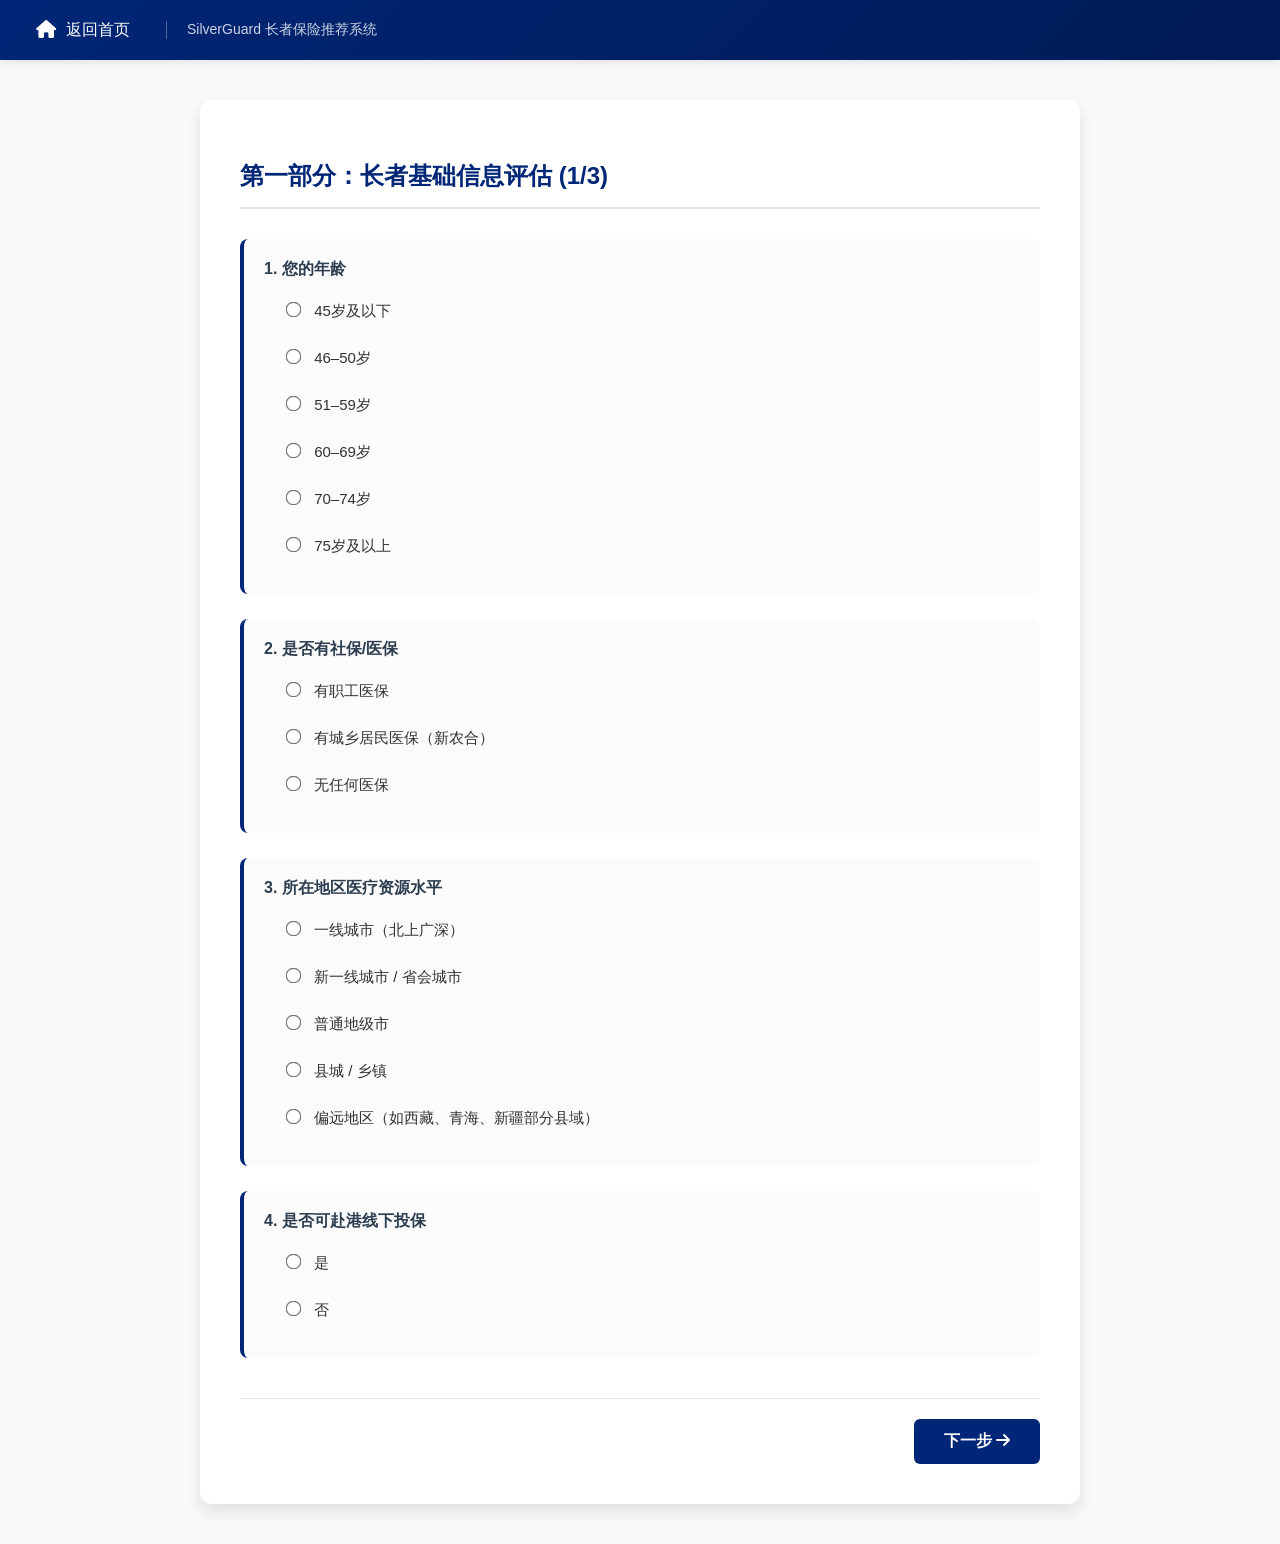
<file: questionnaire.html>
<!DOCTYPE html>
<html lang="zh-CN">
<head>
    <meta charset="UTF-8">
    <meta name="viewport" content="width=device-width, initial-scale=1.0">
    <title>SilverGuard - 长者保险推荐问卷</title>

    <style>
        body { font-family: "Helvetica Neue", Helvetica, Arial, sans-serif; background-color: #f8f9fa; margin: 0; padding: 0; color: #333; }
        .header-bar { background-color: #002677; color: white; padding: 20px; text-align: center; font-size: 24px; font-weight: bold; }
        .container { max-width: 800px; margin: 40px auto; background: #fff; padding: 40px; border-radius: 12px; box-shadow: 0 8px 16px rgba(0,0,0,0.1); }
        .step { display: none; }
        .step.active { display: block; }
        h2 { color: #002677; border-bottom: 2px solid #e1e4e8; padding-bottom: 15px; margin-bottom: 30px; }
        .question { margin-bottom: 25px; background: #fbfbfb; padding: 20px; border-radius: 8px; border-left: 4px solid #002677; }
        .question label.title { display: block; margin-bottom: 12px; font-weight: bold; font-size: 16px; color: #2c3e50; }
        .options { margin-left: 10px; }
        .options label { display: block; margin-bottom: 10px; font-size: 15px; cursor: pointer; padding: 8px; border-radius: 4px; transition: background 0.2s; }
        .options label:hover { background: #eef2fb; }
        .options input[type="radio"], .options input[type="checkbox"] { margin-right: 10px; transform: scale(1.2); }
        .btn-group { display: flex; justify-content: space-between; margin-top: 40px; border-top: 1px solid #e1e4e8; padding-top: 20px; }
        button { padding: 12px 30px; border: none; background-color: #002677; color: white; border-radius: 6px; cursor: pointer; font-size: 16px; font-weight: bold; transition: background 0.3s; }
        button:hover { background-color: #001a55; }
        button:disabled { background-color: #b0b8c6; cursor: not-allowed; }
        button.btn-prev { background-color: #6c757d; }
        button.btn-prev:hover { background-color: #5a6268; }
        .result-box { background: linear-gradient(180deg, #f4f7ff 0%, #eef3fb 100%); padding: 36px; border-radius: 20px; border: 1px solid #d7e0f0; margin-top: 20px; box-shadow: 0 14px 30px rgba(0, 38, 119, 0.08); }
        .result-title { font-size: 30px; line-height: 1.35; color: #002677; font-weight: 700; margin-bottom: 24px; letter-spacing: 0.5px; }
        .result-content p { font-size: 18px; line-height: 1.8; margin-bottom: 0; }
        .highlight { color: #e74c3c; font-weight: bold; }
        .score-info { margin-bottom: 22px; }
        .recommendation { font-size: 18px; margin: 0; }
        .result-section { background: #fff; border: 1px solid #dbe4f2; border-radius: 18px; padding: 24px; margin-bottom: 20px; box-shadow: 0 8px 18px rgba(15, 39, 84, 0.05); }
        .section-title { margin: 0 0 16px; font-size: 22px; line-height: 1.5; color: #002677; font-weight: 700; }
        .section-subtitle { margin: -6px 0 16px; font-size: 15px; line-height: 1.7; color: #5f6b7a; }
        .risk-summary-grid { display: grid; grid-template-columns: repeat(auto-fit, minmax(220px, 1fr)); gap: 16px; }
        .risk-summary-card { background: #f8fbff; border: 1px solid #d9e6f5; border-radius: 16px; padding: 18px 20px; }
        .risk-summary-label { display: block; font-size: 15px; color: #5f6b7a; margin-bottom: 10px; }
        .risk-summary-value { display: block; font-size: 30px; line-height: 1.3; font-weight: 700; color: #002677; }
        .risk-summary-value.risk-low { color: #1e874b; }
        .risk-summary-value.risk-high { color: #d64545; }
        .excluded-box { background: #fff7f7; border: 1px solid #f2cccc; border-left: 5px solid #e74c3c; }
        .excluded-list { margin: 0; padding-left: 22px; }
        .excluded-list li { margin-bottom: 10px; font-size: 18px; line-height: 1.7; }
        .empty-note { font-size: 17px; line-height: 1.8; color: #5f6b7a; }
        .combo-main { padding: 18px 20px; background: #fffaf0; border: 1px solid #f2dfae; border-left: 5px solid #f0b429; border-radius: 14px; font-size: 20px; line-height: 1.8; font-weight: 700; color: #2c3e50; }
        .combo-reason { margin-top: 16px; padding: 18px 20px; background: #f8fbff; border: 1px solid #dfe9f7; border-radius: 14px; color: #2c3e50; font-size: 17px; line-height: 1.9; }
        .hk-product-section { margin-top: 0; }
        .hk-product-grid { display: grid; grid-template-columns: repeat(auto-fit, minmax(280px, 1fr)); gap: 20px; }
        .hk-product-card { background: linear-gradient(180deg, #ffffff 0%, #fbfdff 100%); border: 1px solid #d9e2f1; border-radius: 18px; padding: 22px; box-shadow: 0 12px 24px rgba(0, 38, 119, 0.06); display: flex; flex-direction: column; gap: 12px; }
        .hk-product-rank { display: inline-flex; align-items: center; align-self: flex-start; background: #002677; color: #fff; border-radius: 999px; padding: 6px 12px; font-size: 13px; font-weight: 700; letter-spacing: 0.3px; }
        .hk-product-head { display: flex; justify-content: space-between; align-items: flex-start; gap: 14px; }
        .hk-product-head h3 { margin: 0; font-size: 22px; line-height: 1.5; color: #002677; }
        .hk-product-category { flex-shrink: 0; background: #eef2fb; color: #002677; border-radius: 999px; padding: 6px 12px; font-size: 13px; font-weight: 700; }
        .hk-product-company { margin: 0; color: #5f6b7a; font-size: 16px; font-weight: 700; }
        .hk-product-summary { margin: 0; font-size: 17px; line-height: 1.9; color: #2c3e50; }
        .hk-product-match { margin: 0; padding: 14px 16px; background: #f4f7ff; border-left: 4px solid #002677; border-radius: 12px; color: #2c3e50; font-size: 16px; line-height: 1.8; }
        .hk-product-meta { margin: 0; font-size: 15px; line-height: 1.8; color: #5f6b7a; }
        .hk-product-highlights { margin: 0; padding-left: 22px; }
        .hk-product-highlights li { margin-bottom: 8px; font-size: 16px; line-height: 1.7; }
        .hk-product-caution { margin-top: auto; padding: 14px 16px; background: #fff7f7; border-left: 4px solid #e74c3c; border-radius: 12px; color: #a94442; font-size: 15px; line-height: 1.8; }
        .hk-product-link { display: inline-flex; align-items: center; justify-content: center; margin-top: 4px; padding: 12px 16px; background: #002677; color: #fff; font-size: 16px; font-weight: 700; text-decoration: none; border-radius: 12px; }
        .hk-product-link:hover { background: #001a55; text-decoration: none; }
        .hk-product-group + .hk-product-group { margin-top: 28px; padding-top: 24px; border-top: 1px solid #e1e8f3; }
        .hk-product-group-title { margin: 0 0 8px; font-size: 20px; line-height: 1.5; color: #002677; font-weight: 700; }
        .hk-product-group-desc { margin: 0 0 16px; font-size: 14px; line-height: 1.8; color: #5f6b7a; }
        .hk-product-card-compact { gap: 10px; }
        .hk-product-card-compact .hk-product-summary { font-size: 16px; line-height: 1.8; }
        .hk-product-card-compact .hk-product-match { padding: 12px 14px; font-size: 15px; }
        .disclaimer-section { background: #f8fafc; border: 1px solid #d9e2ec; }

        .disclaimer-text { font-size: 15px; line-height: 1.9; color: #5f6b7a; }
        .hk-product-note { margin: -6px 0 18px; font-size: 14px; line-height: 1.8; color: #6b7788; }

        /* 顶部导航栏样式 */
        .top-nav {
            background: linear-gradient(135deg, #002677 0%, #001a55 100%);
            padding: 0 20px;
            display: flex;
            align-items: center;
            height: 60px;
            box-shadow: 0 2px 10px rgba(0,0,0,0.1);
        }
        .nav-home {
            display: flex;
            align-items: center;
            gap: 10px;
            color: white;
            text-decoration: none;
            font-size: 16px;
            font-weight: 500;
            padding: 10px 16px;
            border-radius: 8px;
            transition: all 0.3s;
        }
        .nav-home:hover {
            background: rgba(255,255,255,0.1);
            transform: translateX(-2px);
        }
        .nav-home i {
            font-size: 18px;
        }
        .nav-brand {
            margin-left: 20px;
            color: rgba(255,255,255,0.8);
            font-size: 14px;
            border-left: 1px solid rgba(255,255,255,0.3);
            padding-left: 20px;
        }

        /* 错误提示条样式 */
        .error-bar {
            position: fixed;
            bottom: 0;
            left: 0;
            right: 0;
            background: linear-gradient(135deg, #e74c3c 0%, #c0392b 100%);
            color: white;
            padding: 16px 20px;
            display: none;
            align-items: center;
            justify-content: center;
            gap: 12px;
            box-shadow: 0 -4px 20px rgba(231, 76, 60, 0.4);
            z-index: 1000;
            animation: slideUp 0.3s ease-out;
        }
        .error-bar.show {
            display: flex;
        }
        @keyframes slideUp {
            from { transform: translateY(100%); opacity: 0; }
            to { transform: translateY(0); opacity: 1; }
        }
        .error-bar i {
            font-size: 20px;
        }
        .error-bar-text {
            font-size: 15px;
            font-weight: 500;
        }
        .error-bar-questions {
            display: flex;
            gap: 8px;
            flex-wrap: wrap;
        }
        .error-bar-question {
            background: rgba(255,255,255,0.2);
            padding: 4px 12px;
            border-radius: 20px;
            font-size: 13px;
            cursor: pointer;
            transition: all 0.2s;
            border: 1px solid rgba(255,255,255,0.3);
        }
        .error-bar-question:hover {
            background: rgba(255,255,255,0.35);
            transform: translateY(-1px);
        }
        .error-bar-close {
            position: absolute;
            right: 20px;
            background: none;
            border: none;
            color: white;
            font-size: 20px;
            cursor: pointer;
            padding: 0;
            width: 30px;
            height: 30px;
            display: flex;
            align-items: center;
            justify-content: center;
            border-radius: 50%;
            transition: background 0.2s;
        }
        .error-bar-close:hover {
            background: rgba(255,255,255,0.2);
        }

        /* 问题高亮样式 */
        .question.unanswered {
            border-left-color: #e74c3c;
            background: #fff5f5;
            animation: pulse 1s ease-in-out;
        }
        @keyframes pulse {
            0%, 100% { box-shadow: 0 0 0 0 rgba(231, 76, 60, 0.4); }
            50% { box-shadow: 0 0 0 8px rgba(231, 76, 60, 0); }
        }

    </style>
    <link rel="stylesheet" href="https://cdnjs.cloudflare.com/ajax/libs/font-awesome/6.4.0/css/all.min.css">
</head>
<body>
    <!-- 顶部导航栏 -->
    <nav class="top-nav">
        <a href="index.html" class="nav-home">
            <i class="fas fa-home"></i>
            <span>返回首页</span>
        </a>
        <span class="nav-brand">SilverGuard 长者保险推荐系统</span>
    </nav>

    <div class="container">
        <form id="insuranceForm">
            <!-- Part 1: Basic Info -->
            <div class="step active" id="step1">
                <h2>第一部分：长者基础信息评估 (1/3)</h2>

                
                <div class="question">
                    <label class="title">1. 您的年龄</label>
                    <div class="options">
                        <label><input type="radio" name="q1" value="0" required> 45岁及以下</label>
                        <label><input type="radio" name="q1" value="1"> 46–50岁</label>
                        <label><input type="radio" name="q1" value="2"> 51–59岁</label>
                        <label><input type="radio" name="q1" value="3"> 60–69岁</label>
                        <label><input type="radio" name="q1" value="4"> 70–74岁</label>
                        <label><input type="radio" name="q1" value="5"> 75岁及以上</label>
                    </div>
                </div>

                <div class="question">
                    <label class="title">2. 是否有社保/医保</label>
                    <div class="options">
                        <label><input type="radio" name="q2" value="0" required> 有职工医保</label>
                        <label><input type="radio" name="q2" value="1"> 有城乡居民医保（新农合）</label>
                        <label><input type="radio" name="q2" value="5"> 无任何医保</label>
                    </div>
                </div>

                <div class="question">
                    <label class="title">3. 所在地区医疗资源水平</label>
                    <div class="options">
                        <label><input type="radio" name="q3" value="0" required> 一线城市（北上广深）</label>
                        <label><input type="radio" name="q3" value="1"> 新一线城市 / 省会城市</label>
                        <label><input type="radio" name="q3" value="2"> 普通地级市</label>
                        <label><input type="radio" name="q3" value="3"> 县城 / 乡镇</label>
                        <label><input type="radio" name="q3" value="4"> 偏远地区（如西藏、青海、新疆部分县域）</label>
                    </div>
                </div>

                <div class="question">
                    <label class="title">4. 是否可赴港线下投保</label>
                    <div class="options">
                        <label><input type="radio" name="q4" value="0" required> 是</label>
                        <label><input type="radio" name="q4" value="2"> 否</label>
                    </div>
                </div>

                <div class="btn-group">
                    <button type="button" class="btn-prev" style="visibility: hidden;">上一步</button>
                    <button type="button" onclick="nextStep(1)">下一步 <i class="fas fa-arrow-right"></i></button>
                </div>
            </div>

            <!-- Part 2: Financial Info -->
            <div class="step" id="step2">
                <h2>第二部分：家庭与财务承受能力 (2/3)</h2>

                
                <div class="question">
                    <label class="title">5. 综合财务状况（可支配资产、家庭年收入、负债）</label>
                    <div class="options">
                        <label><input type="radio" name="q5" value="0" required> A. 优秀 (资产30万+，收入10万+，无负债)</label>
                        <label><input type="radio" name="q5" value="1"> B. 良好 (资产15-30万，收入5-10万，少负债)</label>
                        <label><input type="radio" name="q5" value="3"> C. 一般 (资产5-15万，收入3-5万，中负债)</label>
                        <label><input type="radio" name="q5" value="4"> D. 较弱 (资产1-5万，收入1-3万，重负债)</label>
                        <label><input type="radio" name="q5" value="5"> E. 较差 (资产<1万，收入<1万，高额负债)</label>
                    </div>
                </div>

                <div class="question">
                    <label class="title">6. 婚姻/家庭支持情况</label>
                    <div class="options">
                        <label><input type="radio" name="q6" value="0" required> A. 已婚/有长期伴侣，共同承担家庭支出</label>
                        <label><input type="radio" name="q6" value="1"> B. 已婚/有长期伴侣，对方承担能力一般</label>
                        <label><input type="radio" name="q6" value="2"> C. 独居，有稳定子女/家属经济支持</label>
                        <label><input type="radio" name="q6" value="4"> D. 丧偶/离异/独居，家属支持不稳定</label>
                        <label><input type="radio" name="q6" value="5"> E. 丧偶/离异/独居，基本无家属支持</label>
                    </div>
                </div>

                <div class="question">
                    <label class="title">7. 抚养压力情况</label>
                    <div class="options">
                        <label><input type="radio" name="q7" value="0" required> A. 无需要抚养的家人，无抚养支出</label>
                        <label><input type="radio" name="q7" value="1"> B. 1人需要抚养，支出占收入≤20%</label>
                        <label><input type="radio" name="q7" value="3"> C. 2人需要抚养，或支出占收入20%-30%</label>
                        <label><input type="radio" name="q7" value="4"> D. 3人需要抚养，或支出占收入30%-50%</label>
                        <label><input type="radio" name="q7" value="5"> E. 4人及以上需要抚养，或支出占收入＞50%</label>
                    </div>
                </div>

                <div class="question">
                    <label class="title">8. 家庭风险兜底与分摊能力</label>
                    <div class="options">
                        <label><input type="radio" name="q8" value="0" required> A. 非家庭主要收入来源，有稳定分摊者</label>
                        <label><input type="radio" name="q8" value="1"> B. 非主要收入来源，有基本分摊者</label>
                        <label><input type="radio" name="q8" value="3"> C. 家庭重要收入来源，分摊能力一般</label>
                        <label><input type="radio" name="q8" value="4"> D. 家庭主要收入来源，基本靠自己承担</label>
                        <label><input type="radio" name="q8" value="5"> E. 家庭唯一收入来源，完全靠自己</label>
                    </div>
                </div>

                <div class="btn-group">
                    <button type="button" class="btn-prev" onclick="prevStep(2)">上一步</button>
                    <button type="button" onclick="nextStep(2)">下一步</button>
                </div>
            </div>

            <!-- Part 3: Health Info -->
            <div class="step" id="step3">
                <h2>第三部分：健康与照护情况评估 (3/3)</h2>
                
                <div class="question">

                    <label class="title">9. 疾病情况 (可多选)</label>
                    <div class="options">
                        <label><input type="checkbox" name="q9" value="1"> A. 高血压</label>
                        <label><input type="checkbox" name="q9" value="1"> B. 糖尿病</label>
                        <label><input type="checkbox" name="q9" value="severe"> C. 心脏病 (严重)</label>
                        <label><input type="checkbox" name="q9" value="severe"> D. 中风/脑血管病</label>
                        <label><input type="checkbox" name="q9" value="1"> E. 慢性肺病</label>
                        <label><input type="checkbox" name="q9" value="severe"> F. 肾病</label>
                        <label><input type="checkbox" name="q9" value="severe"> G. 癌症</label>
                        <label><input type="checkbox" name="q9_none" value="0" onchange="handleNoneCheckbox('q9', this)"> H. 没有以上疾病 (或不清楚)</label>
                    </div>
                </div>

                <div class="question">
                    <label class="title">10. 过去一年医疗情况 (住院)</label>
                    <div class="options">
                        <label><input type="radio" name="q10" value="0" required> A. 没有</label>
                        <label><input type="radio" name="q10" value="3"> B. 住院过一次</label>
                        <label><input type="radio" name="q10" value="5"> C. 住院过两次及以上</label>
                    </div>
                </div>

                <div class="question">
                    <label class="title">11. 用药情况</label>
                    <div class="options">
                        <label><input type="radio" name="q11" value="0" required> A. 不需要长期吃药</label>
                        <label><input type="radio" name="q11" value="2"> B. 每天需吃 1-2 种药</label>
                        <label><input type="radio" name="q11" value="4"> C. 每天需吃 3 种及以上药</label>
                    </div>
                </div>

                <div class="question">
                    <label class="title">12. 行动能力</label>
                    <div class="options">
                        <label><input type="radio" name="q12" value="0" required> A. 完全可以自己活动</label>
                        <label><input type="radio" name="q12" value="2"> B. 需要拐杖或助行器</label>
                        <label><input type="radio" name="q12" value="4"> C. 需要别人帮助</label>
                        <label><input type="radio" name="q12" value="5"> D. 主要坐轮椅</label>
                    </div>
                </div>

                <div class="question">
                    <label class="title">13. 自理能力 (是否需要别人帮助 - 可多选)</label>
                    <div class="options">
                        <label><input type="checkbox" name="q13_none" value="0" onchange="handleNoneCheckbox('q13', this)"> A. 几乎不需要帮助</label>
                        <label><input type="checkbox" name="q13" value="light"> B. 买菜/购物 (轻度)</label>
                        <label><input type="checkbox" name="q13" value="light"> C. 做饭 (轻度)</label>
                        <label><input type="checkbox" name="q13" value="medium"> D. 穿衣 (中度)</label>
                        <label><input type="checkbox" name="q13" value="heavy"> E. 洗澡 (重度)</label>
                        <label><input type="checkbox" name="q13" value="heavy"> F. 管理/提醒按时吃药 (重度)</label>
                    </div>
                </div>

                <div class="question">
                    <label class="title">14. 记忆问题</label>
                    <div class="options">
                        <label><input type="radio" name="q14" value="0" required> A. 没有明显下降</label>
                        <label><input type="radio" name="q14" value="1"> B. 偶尔下降</label>
                        <label><input type="radio" name="q14" value="3"> C. 经常下降</label>
                        <label><input type="radio" name="q14" value="5"> D. 医生诊断过记忆问题 / 痴呆</label>
                    </div>
                </div>

                <div class="btn-group">
                    <button type="button" class="btn-prev" onclick="prevStep(3)">上一步</button>
                    <button type="button" onclick="calculateResult()">生成保障建议</button>
                </div>
            </div>
            
            <!-- Result Step -->
            <div class="step" id="resultStep">
                <div class="result-box">
                    <div class="result-title">SilverGuard 长者保险保障评估报告</div>

                    <div class="score-info" id="scoreInfo">
                        <!-- Score and Risk Level render here -->
                    </div>
                    <div class="result-content" id="resultContent">
                        <!-- Exclusions and recommendations render here -->
                    </div>
                </div>
                <div style="text-align: center;">
                    <button type="button" onclick="location.reload()" style="margin-top: 30px;">重新填写问卷</button>
                    <a href="index.html" style="display:inline-block; margin-left:15px; text-decoration:none;"><button type="button" class="btn-prev">返回 SilverGuard 首页</button></a>
                </div>
            </div>

        </form>
    </div>

    <!-- 错误提示条 -->
    <div id="errorBar" class="error-bar">
        <i class="fas fa-exclamation-circle"></i>
        <span class="error-bar-text">以下题目未完成：</span>
        <div class="error-bar-questions" id="errorBarQuestions"></div>
        <button class="error-bar-close" onclick="hideErrorBar()">&times;</button>
    </div>

    <script>
        const hkInsuranceProducts = [
            // 医疗险 / VHIS
            {
                name: "Bupa Hero VHIS 灵活计划",
                company: "保柏 Bupa Hong Kong",
                category: "medical",
                suitableRiskLevels: [0, 1, 2, 3],
                minAge: 18,
                maxAge: 80,
                hkPresenceRequired: true,
                elderlyPriority: 3,
                underwritingFlexibility: 2,
                summary: "适合作为住院及手术报销型医疗保障的核心配置，较适合健康情况稳定、风险较低到中等的长者参考。",
                highlights: ["住院及手术保障相对完整", "适合作为医疗主险思路", "品牌与医疗服务网络较成熟"],
                caution: "需如实申报既往病史，慢病或复杂病史可能被加费、除外或延期承保。",
                url: "https://www.bupa.com.hk/zh/individual/health-and-medical-insurance"
            },
            {
                name: "AIA 自愿医保标准计划",
                company: "友邦 AIA Hong Kong",
                category: "medical",
                suitableRiskLevels: [0, 1, 2],
                minAge: 18,
                maxAge: 80,
                hkPresenceRequired: true,
                elderlyPriority: 3,
                underwritingFlexibility: 2,
                summary: "适合希望优先补强基础医疗报销、且整体健康风险较低的长者用户参考。",
                highlights: ["标准化医疗保障结构清晰", "适合做基础医疗补充", "对低风险用户更友好"],
                caution: "如存在较多慢病、住院史或高龄情况，核保结果可能受影响。",
                url: "https://www.aia.com.hk/zh-cn/our-products/medical-protection.html"
            },
            {
                name: "PRUHealth VHIS EasyChoice",
                company: "保诚 Prudential Hong Kong",
                category: "medical",
                suitableRiskLevels: [1, 2],
                minAge: 18,
                maxAge: 75,
                hkPresenceRequired: true,
                elderlyPriority: 2,
                underwritingFlexibility: 1,
                summary: "适合希望在已有基础保障之上增加住院医疗补充、且风险水平偏低到中低的长者参考。",
                highlights: ["医疗方向明确", "适合作为中间层医疗补充", "适合已有基础保障后升级"],
                caution: "高风险健康状况、近年住院记录或年龄偏高时，需重点关注核保限制。",
                url: "https://www.prudential.com.hk/scws/pages/products/medical-protection/"
            },
            {
                name: "AXA 安盛医疗保障计划",
                company: "安盛 AXA Hong Kong",
                category: "medical",
                suitableRiskLevels: [0, 1, 2, 3],
                minAge: 18,
                maxAge: 80,
                hkPresenceRequired: true,
                elderlyPriority: 3,
                underwritingFlexibility: 2,
                summary: "适合希望以较成熟品牌补充住院及手术报销保障的长者作基础医疗参考。",
                highlights: ["医疗保障方向明确", "适合作为基础住院报销补充", "可与意外或癌症保障搭配参考"],
                caution: "高龄、慢病或既往治疗记录较多时，核保结果及保费水平需额外确认。",
                url: "https://www.axa.com.hk/zh/medical-insurance"
            },
            {
                name: "FWD 自愿医保灵活计划",
                company: "FWD 富卫香港",
                category: "medical",
                suitableRiskLevels: [0, 1, 2, 3],
                minAge: 18,
                maxAge: 80,
                hkPresenceRequired: true,
                elderlyPriority: 3,
                underwritingFlexibility: 2,
                summary: "适合希望补足住院报销保障、同时重视产品结构相对灵活性的长者参考。",
                highlights: ["适合作为医疗主险候选", "产品方向较灵活", "适合低至中风险用户补强基础保障"],
                caution: "如有复杂病史或近期住院记录，需重点关注不保事项、加费及等待期。",
                url: "https://www.fwd.com.hk/zh/medical-insurance/"
            },
            {
                name: "Blue Cross 蓝十字住院医疗计划",
                company: "蓝十字 Blue Cross Hong Kong",
                category: "medical",
                suitableRiskLevels: [1, 2, 3],
                minAge: 18,
                maxAge: 80,
                hkPresenceRequired: true,
                elderlyPriority: 4,
                underwritingFlexibility: 2,
                summary: "适合希望强化住院及手术费用报销、同时重视高龄阶段可持续性的用户参考。",
                highlights: ["医疗网络与品牌认知度较高", "适合中低到中风险用户", "高龄阶段仍具一定参考价值"],
                caution: "投保前仍需确认既往病史申报要求，避免误以为高龄即可无条件承保。",
                url: "https://www.bluecross.com.hk/zh/individual/health-insurance"
            },
            {
                name: "Manulife 宏利自愿医保标准计划",
                company: "宏利 Manulife Hong Kong",
                category: "medical",
                suitableRiskLevels: [0, 1, 2],
                minAge: 18,
                maxAge: 80,
                hkPresenceRequired: true,
                elderlyPriority: 3,
                underwritingFlexibility: 2,
                summary: "适合整体健康风险较低、希望先建立基础医疗报销框架的长者用户作入门参考。",
                highlights: ["结构偏基础型", "适合作为第一层医疗补充", "对低风险用户更容易比较方案"],
                caution: "若已有多项慢病或过往检查异常，需预期核保条件可能趋严。",
                url: "https://www.manulife.com.hk/zh-hk/individual/products/health-and-critical-illness.html"
            },
            {
                name: "Cigna 自愿医保灵活计划",
                company: "信诺 Cigna Hong Kong",
                category: "medical",
                suitableRiskLevels: [0, 1, 2, 3],
                minAge: 18,
                maxAge: 80,
                hkPresenceRequired: true,
                elderlyPriority: 3,
                underwritingFlexibility: 2,
                summary: "适合希望比较不同国际化医疗服务资源、并补充住院医疗保障的用户参考。",
                highlights: ["适合作为医疗补充比较选项", "适合低至中风险用户", "便于与其他医疗方案横向比较"],
                caution: "具体保障细节、医院网络与高龄承保条件仍需以正式计划书及核保结果为准。",
                url: "https://www.cigna.com.hk/zh-hk"
            },
            {
                name: "Bowtie 自愿医保灵活计划",
                company: "Bowtie 香港",
                category: "medical",
                suitableRiskLevels: [0, 1, 2],
                minAge: 18,
                maxAge: 80,
                hkPresenceRequired: true,
                elderlyPriority: 2,
                underwritingFlexibility: 1,
                summary: "适合健康风险较低、希望先做基础医疗保障比价的用户作为线上化方案参考。",
                highlights: ["线上投保体验较直观", "适合作为基础医疗比价样本", "对低风险用户更具参考性"],
                caution: "若身体状况较复杂或年龄偏高，需留意核保限制及是否适合线上的投保流程。",
                url: "https://www.bowtie.com.hk/"
            },
            {
                name: "Allianz 安联住院医疗计划",
                company: "安联 Allianz Hong Kong",
                category: "medical",
                suitableRiskLevels: [1, 2, 3],
                minAge: 18,
                maxAge: 75,
                hkPresenceRequired: true,
                elderlyPriority: 2,
                underwritingFlexibility: 1,
                summary: "适合希望补充住院及手术类保障、且当前风险水平处于中低到中等区间的长者参考。",
                highlights: ["适合作为医疗补充候选", "住院报销方向清晰", "可与癌症或意外保障组合考虑"],
                caution: "75岁以上承保空间有限，且复杂病史情形下需重点确认承保条件。",
                url: "https://www.allianz.com.hk/zh_HK/personal-insurance/health-insurance.html"
            },

            // 癌症保障
            {
                name: "AXA 防癌保障计划",
                company: "安盛 AXA Hong Kong",
                category: "cancer",
                suitableRiskLevels: [2, 3, 4, 5],
                minAge: 18,
                maxAge: 75,
                hkPresenceRequired: true,
                elderlyPriority: 4,
                underwritingFlexibility: 4,
                summary: "更适合无法完整配置传统重疾险时，用于聚焦癌症风险的补充保障参考。",
                highlights: ["聚焦高发癌症风险", "适合替代部分重疾配置思路", "对中高风险用户更有参考价值"],
                caution: "不等同于全面重疾险，保障范围更集中，需留意等待期、除外责任和续保条款。",
                url: "https://www.axa.com.hk/zh/medical-insurance"
            },
            {
                name: "Blue Cross 癌症医疗保障",
                company: "蓝十字 Blue Cross Hong Kong",
                category: "cancer",
                suitableRiskLevels: [3, 4, 5],
                minAge: 18,
                maxAge: 80,
                hkPresenceRequired: true,
                elderlyPriority: 5,
                underwritingFlexibility: 4,
                summary: "适合中高风险及高龄用户优先考虑癌症相关保障缺口时参考。",
                highlights: ["聚焦癌症医疗费用", "适合作为高龄阶段补充方案之一", "可与基础医疗或意外保障组合参考"],
                caution: "属于专项型产品，保障面相对集中，需结合已有保障避免重复或缺口。",
                url: "https://www.bluecross.com.hk/zh/individual/health-insurance"
            },
            {
                name: "Manulife 宏利癌症保障计划",
                company: "宏利 Manulife Hong Kong",
                category: "cancer",
                suitableRiskLevels: [2, 3, 4, 5],
                minAge: 18,
                maxAge: 80,
                hkPresenceRequired: true,
                elderlyPriority: 4,
                underwritingFlexibility: 3,
                summary: "适合希望重点补强癌症给付或相关医疗缺口、但未必适合传统重疾方案的用户参考。",
                highlights: ["适合作为癌症专项补充", "中高风险阶段更具比较价值", "可补足重大疾病保障缺口"],
                caution: "癌症类保障不覆盖所有重大疾病，投保前仍需结合其他保障缺口综合评估。",
                url: "https://www.manulife.com.hk/zh-hk/individual/products/health-and-critical-illness.html"
            },
            {
                name: "AIA 癌症保障计划",
                company: "友邦 AIA Hong Kong",
                category: "cancer",
                suitableRiskLevels: [2, 3, 4],
                minAge: 18,
                maxAge: 75,
                hkPresenceRequired: true,
                elderlyPriority: 3,
                underwritingFlexibility: 3,
                summary: "适合希望针对癌症风险做专项准备、且当前身体风险处于中等至中高区间的长者参考。",
                highlights: ["癌症方向明确", "适合补足重疾方案不足", "品牌认知度较高"],
                caution: "高龄或既往病史较多时，需格外关注等待期、除外责任及是否附带续保安排。",
                url: "https://www.aia.com.hk/zh-cn/our-products/health-protection.html"
            },
            {
                name: "Sun Life 癌症医疗保障计划",
                company: "永明 Sun Life Hong Kong",
                category: "cancer",
                suitableRiskLevels: [2, 3, 4, 5],
                minAge: 18,
                maxAge: 80,
                hkPresenceRequired: true,
                elderlyPriority: 4,
                underwritingFlexibility: 3,
                summary: "适合希望针对癌症治疗费用或确诊后财务压力做补充准备的长者用户参考。",
                highlights: ["可补充癌症治疗费用风险", "适合中高风险用户比较", "可与医疗险形成分工"],
                caution: "专项保障覆盖面有限，需明确其与医疗险、重疾险的边界，避免理解偏差。",
                url: "https://www.sunlife.com.hk/zh-hans/insurance/health-and-wellness/"
            },
            {
                name: "Zurich 癌症保障计划",
                company: "苏黎世 Zurich Hong Kong",
                category: "cancer",
                suitableRiskLevels: [3, 4, 5],
                minAge: 18,
                maxAge: 75,
                hkPresenceRequired: true,
                elderlyPriority: 4,
                underwritingFlexibility: 3,
                summary: "适合中高风险用户在传统医疗险承保空间有限时，优先评估癌症专项保障的替代方案。",
                highlights: ["适合高风险阶段聚焦癌症缺口", "可作为重疾补充思路", "专项保障逻辑较清晰"],
                caution: "并非全面健康保障，需注意承保年龄上限及是否适合当前健康状况。",
                url: "https://www.zurich.com.hk/zh-hk/insurance/personal"
            },
            {
                name: "中国太平防癌医疗保障",
                company: "中国太平 China Taiping Hong Kong",
                category: "cancer",
                suitableRiskLevels: [3, 4, 5],
                minAge: 18,
                maxAge: 80,
                hkPresenceRequired: true,
                elderlyPriority: 5,
                underwritingFlexibility: 4,
                summary: "适合高龄或慢病用户在医疗主险选择受限时，优先考虑癌症专项缺口的补充保障。",
                highlights: ["高龄阶段仍具一定参考性", "适合作为癌症专项替代", "可与意外保障形成基础组合"],
                caution: "需留意产品是否偏向给付型或报销型，以及对既往病症的承保限制。",
                url: "https://www.tplhk.com/sc/product-services/insurance/health-insurance"
            },
            {
                name: "YF Life 癌症保障计划",
                company: "万通保险 YF Life",
                category: "cancer",
                suitableRiskLevels: [2, 3, 4, 5],
                minAge: 18,
                maxAge: 75,
                hkPresenceRequired: true,
                elderlyPriority: 4,
                underwritingFlexibility: 3,
                summary: "适合希望通过专项型产品补足癌症保障空缺、并分散传统医疗险核保压力的用户参考。",
                highlights: ["专项癌症保障定位清晰", "适合中高风险用户", "便于与其他产品组合考虑"],
                caution: "需核对等待期、续保、既往病史披露要求及保障责任细节。",
                url: "https://www.yflife.com/sc/Individual/Products/Health-and-Accident"
            },

            // 意外险
            {
                name: "FWD 全方位意外保障计划",
                company: "FWD 富卫香港",
                category: "accident",
                suitableRiskLevels: [0, 1, 2, 3, 4, 5],
                minAge: 18,
                maxAge: 75,
                hkPresenceRequired: true,
                elderlyPriority: 5,
                underwritingFlexibility: 5,
                summary: "意外险通常是高龄或慢病人群更容易配置的低门槛保障之一，适合作为长者基础补充。",
                highlights: ["投保门槛通常相对较低", "适合补充跌倒、骨折等常见风险", "适合大多数风险等级作基础兜底"],
                caution: "意外险主要保障意外事故，不覆盖一般疾病医疗支出，不能替代医疗险。",
                url: "https://www.fwd.com.hk/zh/"
            },
            {
                name: "Blue Cross 个人意外保障计划",
                company: "蓝十字 Blue Cross Hong Kong",
                category: "accident",
                suitableRiskLevels: [0, 1, 2, 3, 4, 5],
                minAge: 18,
                maxAge: 80,
                hkPresenceRequired: true,
                elderlyPriority: 5,
                underwritingFlexibility: 5,
                summary: "适合作为长者基础兜底型保障，重点补充跌倒、扭伤、骨折等日常意外风险。",
                highlights: ["高龄阶段仍较值得参考", "适合作为低门槛补充", "可与癌症或基础医疗保障搭配"],
                caution: "意外医疗报销范围、伤残等级给付及高龄续保条件仍需逐项核对。",
                url: "https://www.bluecross.com.hk/zh/individual/general-insurance"
            },
            {
                name: "AXA 安盛意外保障计划",
                company: "安盛 AXA Hong Kong",
                category: "accident",
                suitableRiskLevels: [0, 1, 2, 3, 4, 5],
                minAge: 18,
                maxAge: 75,
                hkPresenceRequired: true,
                elderlyPriority: 4,
                underwritingFlexibility: 4,
                summary: "适合希望优先建立基础意外保障、并应对日常突发跌倒伤害风险的长者参考。",
                highlights: ["意外责任方向清晰", "适合作为基础兜底", "投保逻辑相对简单"],
                caution: "不能覆盖一般疾病引发的住院或治疗费用，需与医疗险分开理解。",
                url: "https://www.axa.com.hk/zh/general-insurance"
            },
            {
                name: "AIA 个人意外保障计划",
                company: "友邦 AIA Hong Kong",
                category: "accident",
                suitableRiskLevels: [0, 1, 2, 3, 4, 5],
                minAge: 18,
                maxAge: 75,
                hkPresenceRequired: true,
                elderlyPriority: 4,
                underwritingFlexibility: 4,
                summary: "适合预算有限但仍希望补充意外身故、伤残及意外医疗责任的长者用户参考。",
                highlights: ["预算友好的基础补充方向", "适合高风险用户先做兜底", "可与社区医保或基础医疗搭配"],
                caution: "需留意保额是否足够、意外医疗限额是否偏低，以及高龄续保安排。",
                url: "https://www.aia.com.hk/zh-cn/our-products/accident-and-health.html"
            },
            {
                name: "Manulife 宏利意外保障计划",
                company: "宏利 Manulife Hong Kong",
                category: "accident",
                suitableRiskLevels: [0, 1, 2, 3, 4, 5],
                minAge: 18,
                maxAge: 80,
                hkPresenceRequired: true,
                elderlyPriority: 5,
                underwritingFlexibility: 5,
                summary: "适合高龄阶段优先考虑基础意外风险补偿、并作为最低门槛保障组合之一。",
                highlights: ["高龄用户仍有一定参考价值", "适合作为先行配置的基础险种", "对多数风险等级都可作为兜底"],
                caution: "意外险给付与报销责任需分别理解，不能将其视为疾病医疗险。",
                url: "https://www.manulife.com.hk/zh-hk/individual/products/health-and-critical-illness.html"
            },
            {
                name: "Zurich 个人意外保险",
                company: "苏黎世 Zurich Hong Kong",
                category: "accident",
                suitableRiskLevels: [0, 1, 2, 3, 4, 5],
                minAge: 18,
                maxAge: 75,
                hkPresenceRequired: true,
                elderlyPriority: 4,
                underwritingFlexibility: 4,
                summary: "适合希望就常见意外伤害先建立基础赔付保障的长者用户作比较参考。",
                highlights: ["保障目标直观", "适合作为基础意外补充", "便于与其他意外方案比较"],
                caution: "需留意不同伤残等级赔付比例、门急诊意外医疗额度及不保事项。",
                url: "https://www.zurich.com.hk/zh-hk/insurance/personal"
            },
            {
                name: "Chubb 个人意外保障计划",
                company: "安达人寿 Chubb Hong Kong",
                category: "accident",
                suitableRiskLevels: [0, 1, 2, 3, 4, 5],
                minAge: 18,
                maxAge: 80,
                hkPresenceRequired: true,
                elderlyPriority: 5,
                underwritingFlexibility: 5,
                summary: "适合在其他健康险承保条件有限时，优先配置较易理解且门槛较低的意外保障。",
                highlights: ["适合高龄或慢病用户先做基础保障", "意外责任相对聚焦", "便于作为组合中的兜底部分"],
                caution: "保障范围主要限于意外事件，若希望覆盖疾病住院仍需另配医疗类产品。",
                url: "https://www.chubb.com/hk-zh/individuals-families.html"
            },
            {
                name: "中国太平意外保障计划",
                company: "中国太平 China Taiping Hong Kong",
                category: "accident",
                suitableRiskLevels: [0, 1, 2, 3, 4, 5],
                minAge: 18,
                maxAge: 80,
                hkPresenceRequired: true,
                elderlyPriority: 5,
                underwritingFlexibility: 5,
                summary: "适合作为长者日常意外风险的基础补偿方案，尤其适用于预算有限时优先兜底。",
                highlights: ["高龄用户可优先比较的基础险种", "适合应对跌倒骨折等风险", "可与癌症保障搭配形成简化组合"],
                caution: "需留意是否包含意外门诊、骨折津贴等责任，以及续保与年龄上限。",
                url: "https://www.tplhk.com/sc/product-services/insurance/general-insurance"
            },
            {
                name: "Generali 忠意个人意外保障",
                company: "忠意 Generali Hong Kong",
                category: "accident",
                suitableRiskLevels: [0, 1, 2, 3, 4, 5],
                minAge: 18,
                maxAge: 75,
                hkPresenceRequired: true,
                elderlyPriority: 4,
                underwritingFlexibility: 4,
                summary: "适合希望用较简化的意外险先建立基础保障，再视预算逐步补充其他健康险的用户参考。",
                highlights: ["适合作为分阶段投保起点", "预算压力相对可控", "可先补意外再补医疗或癌症保障"],
                caution: "高龄阶段应额外确认续保安排、年龄上限及是否包含常见意外医疗责任。",
                url: "https://www.generali.com.hk/ZH_HK/personal"
            },

            // 进一步扩充的医疗险 / VHIS
            {
                name: "HSBC Life 住院医疗保障计划",
                company: "汇丰保险 HSBC Life Hong Kong",
                category: "medical",
                suitableRiskLevels: [0, 1, 2, 3],
                minAge: 18,
                maxAge: 80,
                hkPresenceRequired: true,
                elderlyPriority: 3,
                underwritingFlexibility: 2,
                summary: "适合希望补充基础住院与手术报销保障、并优先选择大型金融品牌的长者参考。",
                highlights: ["品牌认知度较高", "适合作为医疗补充比较项", "低至中风险用户更易理解方案定位"],
                caution: "具体保障责任与高龄承保条件需以正式产品资料及核保结果为准。",
                url: "https://www.hsbc.com.hk/insurance/products/"
            },
            {
                name: "BOC Life 自愿医保标准计划",
                company: "中银人寿 BOC Life",
                category: "medical",
                suitableRiskLevels: [0, 1, 2],
                minAge: 18,
                maxAge: 80,
                hkPresenceRequired: true,
                elderlyPriority: 3,
                underwritingFlexibility: 2,
                summary: "适合健康风险较低、希望先建立一层基础医疗报销框架的长者用户参考。",
                highlights: ["结构偏基础型", "适合作为入门医疗补充", "便于与其他标准计划横向比较"],
                caution: "如存在既往病史或年龄偏高情况，需留意承保限制与保费变化。",
                url: "https://www.boclife.com.hk/"
            },
            {
                name: "CTF Life 自愿医保灵活计划",
                company: "周大福人寿 CTF Life",
                category: "medical",
                suitableRiskLevels: [0, 1, 2, 3],
                minAge: 18,
                maxAge: 80,
                hkPresenceRequired: true,
                elderlyPriority: 3,
                underwritingFlexibility: 2,
                summary: "适合希望在基础住院医疗报销之外，进一步比较灵活型医疗方案的用户参考。",
                highlights: ["适合作为医疗比价补充", "中低到中风险用户可纳入比较", "便于与癌症或意外保障组合规划"],
                caution: "高龄阶段及复杂病史用户仍需重点确认核保、续保与除外条件。",
                url: "https://www.ctflife.com.hk/"
            },
            {
                name: "Avo 自愿医保计划",
                company: "Avo 保險",
                category: "medical",
                suitableRiskLevels: [0, 1, 2],
                minAge: 18,
                maxAge: 75,
                hkPresenceRequired: true,
                elderlyPriority: 2,
                underwritingFlexibility: 1,
                summary: "适合风险较低且希望通过线上化渠道比较基础医疗保障的用户作补充参考。",
                highlights: ["线上化投保体验较强", "适合作为低风险用户比价样本", "基础医疗定位较清晰"],
                caution: "年龄偏高或健康状况较复杂时，需确认是否适合其投保与核保流程。",
                url: "https://www.avoinsurance.com/"
            },
            {
                name: "YF Life 住院医疗保障计划",
                company: "万通保险 YF Life",
                category: "medical",
                suitableRiskLevels: [1, 2, 3],
                minAge: 18,
                maxAge: 75,
                hkPresenceRequired: true,
                elderlyPriority: 2,
                underwritingFlexibility: 2,
                summary: "适合希望在已有基础保障上补充住院医疗风险、并比较不同承保风格的长者参考。",
                highlights: ["适合作为第二梯队医疗补充", "住院报销方向明确", "可与专项癌症保障搭配参考"],
                caution: "75岁以上空间有限，且存在既往治疗记录时需重点关注承保限制。",
                url: "https://www.yflife.com/sc/Individual/Products/Health-and-Accident"
            },
            {
                name: "Generali 忠意住院医疗保障",
                company: "忠意 Generali Hong Kong",
                category: "medical",
                suitableRiskLevels: [1, 2, 3],
                minAge: 18,
                maxAge: 80,
                hkPresenceRequired: true,
                elderlyPriority: 3,
                underwritingFlexibility: 2,
                summary: "适合希望把住院及手术报销作为核心缺口来比较不同品牌医疗方案的用户参考。",
                highlights: ["适合作为医疗候选补充", "可与意外或癌症产品组合参考", "高龄阶段仍有一定比较价值"],
                caution: "投保前需特别留意医院网络、赔付细则及高龄核保结果。",
                url: "https://www.generali.com.hk/ZH_HK/personal"
            },
            {
                name: "Chubb 医疗保障计划",
                company: "安达人寿 Chubb Hong Kong",
                category: "medical",
                suitableRiskLevels: [1, 2, 3],
                minAge: 18,
                maxAge: 75,
                hkPresenceRequired: true,
                elderlyPriority: 2,
                underwritingFlexibility: 1,
                summary: "适合希望补充住院报销、并将医疗险作为中层保障配置的长者用户参考。",
                highlights: ["住院医疗方向清晰", "适合作为中层保障比较选项", "便于与基础医疗计划做区分"],
                caution: "承保年龄上限与既往病史申报要求需重点核对，避免误解保障范围。",
                url: "https://www.chubb.com/hk-zh/individuals-families.html"
            },
            {
                name: "Taikang Life 泰康香港住院医疗计划",
                company: "泰康人寿香港 Taikang Life Hong Kong",
                category: "medical",
                suitableRiskLevels: [1, 2, 3],
                minAge: 18,
                maxAge: 80,
                hkPresenceRequired: true,
                elderlyPriority: 3,
                underwritingFlexibility: 2,
                summary: "适合希望将住院医疗报销与高龄阶段可持续性一起纳入比较的用户参考。",
                highlights: ["高龄阶段仍具一定参考性", "适合作为医疗补充候选", "可与意外险搭配形成基础组合"],
                caution: "实际承保结果、续保安排及除外责任仍需以正式核保结论为准。",
                url: "https://www.tkww.hk/"
            },

            // 进一步扩充的癌症保障
            {
                name: "HSBC Life 癌症保障计划",
                company: "汇丰保险 HSBC Life Hong Kong",
                category: "cancer",
                suitableRiskLevels: [2, 3, 4, 5],
                minAge: 18,
                maxAge: 80,
                hkPresenceRequired: true,
                elderlyPriority: 4,
                underwritingFlexibility: 3,
                summary: "适合希望针对癌症治疗开支与确诊后财务压力做专项补充准备的长者参考。",
                highlights: ["品牌认知度较高", "适合中高风险用户比较", "可与基础医疗保障形成分工"],
                caution: "癌症保障不等于全面重疾保障，需确认等待期、赔付方式及不保事项。",
                url: "https://www.hsbc.com.hk/insurance/products/"
            },
            {
                name: "BOC Life 癌症保障计划",
                company: "中银人寿 BOC Life",
                category: "cancer",
                suitableRiskLevels: [2, 3, 4, 5],
                minAge: 18,
                maxAge: 80,
                hkPresenceRequired: true,
                elderlyPriority: 4,
                underwritingFlexibility: 3,
                summary: "适合在传统重疾或全面医疗方案选择受限时，优先补足癌症专项保障缺口的用户参考。",
                highlights: ["适合作为专项替代方案", "中高风险阶段更具比较价值", "便于与意外险组成简化保障组合"],
                caution: "需留意给付型或报销型责任差异，并确认既往病史对核保的影响。",
                url: "https://www.boclife.com.hk/"
            },
            {
                name: "CTF Life 防癌保障计划",
                company: "周大福人寿 CTF Life",
                category: "cancer",
                suitableRiskLevels: [2, 3, 4, 5],
                minAge: 18,
                maxAge: 75,
                hkPresenceRequired: true,
                elderlyPriority: 4,
                underwritingFlexibility: 3,
                summary: "适合希望把癌症高发风险作为优先缺口管理、并分散全面医疗核保压力的长者参考。",
                highlights: ["专项方向清晰", "适合作为传统重疾替代补充", "可与基础意外保障搭配参考"],
                caution: "需特别留意保障边界、等待期及高龄阶段是否附带续保安排。",
                url: "https://www.ctflife.com.hk/"
            },
            {
                name: "FWD 癌症保障计划",
                company: "FWD 富卫香港",
                category: "cancer",
                suitableRiskLevels: [2, 3, 4, 5],
                minAge: 18,
                maxAge: 80,
                hkPresenceRequired: true,
                elderlyPriority: 4,
                underwritingFlexibility: 4,
                summary: "适合希望围绕癌症风险做专项补强、并保留一定高龄阶段参考空间的用户。",
                highlights: ["高龄阶段仍可纳入比较", "专项保障定位明确", "可作为中高风险用户的补充选择"],
                caution: "需核对正式保单责任、除外事项及是否适合当前身体状况。",
                url: "https://www.fwd.com.hk/zh/critical-illness-insurance/"
            },
            {
                name: "Prudential 癌症保障计划",
                company: "保诚 Prudential Hong Kong",
                category: "cancer",
                suitableRiskLevels: [2, 3, 4, 5],
                minAge: 18,
                maxAge: 75,
                hkPresenceRequired: true,
                elderlyPriority: 3,
                underwritingFlexibility: 3,
                summary: "适合希望在基础住院保障之外，进一步对癌症治疗与确诊财务风险做专项准备的用户参考。",
                highlights: ["适合中高风险用户比较", "可弥补部分重大疾病缺口", "便于与医疗险形成分工"],
                caution: "高龄与既往病史较多时，需重点确认承保条件、等待期及续保安排。",
                url: "https://www.prudential.com.hk/scws/pages/products/health-protection/"
            },
            {
                name: "Generali 忠意癌症保障计划",
                company: "忠意 Generali Hong Kong",
                category: "cancer",
                suitableRiskLevels: [3, 4, 5],
                minAge: 18,
                maxAge: 80,
                hkPresenceRequired: true,
                elderlyPriority: 4,
                underwritingFlexibility: 3,
                summary: "适合中高风险及高龄用户在全面医疗险受限时，将癌症专项保障作为优先缺口管理方向。",
                highlights: ["高龄阶段仍具一定参考价值", "可作为专项替代思路", "适合与意外险组合形成基础保护层"],
                caution: "属于专项保障，仍需确认是否覆盖所关注的癌症治疗责任与给付场景。",
                url: "https://www.generali.com.hk/ZH_HK/personal"
            },
            {
                name: "Chubb 癌症保障计划",
                company: "安达人寿 Chubb Hong Kong",
                category: "cancer",
                suitableRiskLevels: [3, 4, 5],
                minAge: 18,
                maxAge: 80,
                hkPresenceRequired: true,
                elderlyPriority: 4,
                underwritingFlexibility: 4,
                summary: "适合高龄或慢病用户在传统重疾险承保空间有限时，优先考虑癌症专项保障的补充方案。",
                highlights: ["适合作为高风险阶段补充", "专项责任较聚焦", "便于与基础医疗或意外险搭配"],
                caution: "需特别留意既往病症披露要求以及等待期与赔付触发条件。",
                url: "https://www.chubb.com/hk-zh/individuals-families.html"
            },

            // 进一步扩充的意外险
            {
                name: "Bupa 个人意外保障计划",
                company: "保柏 Bupa Hong Kong",
                category: "accident",
                suitableRiskLevels: [0, 1, 2, 3, 4, 5],
                minAge: 18,
                maxAge: 80,
                hkPresenceRequired: true,
                elderlyPriority: 5,
                underwritingFlexibility: 5,
                summary: "适合作为长者基础意外兜底方案之一，重点覆盖跌倒、扭伤及骨折等常见风险。",
                highlights: ["高龄阶段仍值得比较", "适合作为基础意外补充", "可与医疗险或癌症险形成简单组合"],
                caution: "需留意意外医疗报销限额、伤残等级给付比例及高龄续保条件。",
                url: "https://www.bupa.com.hk/zh/individual/general-insurance"
            },
            {
                name: "Prudential 个人意外保障计划",
                company: "保诚 Prudential Hong Kong",
                category: "accident",
                suitableRiskLevels: [0, 1, 2, 3, 4, 5],
                minAge: 18,
                maxAge: 75,
                hkPresenceRequired: true,
                elderlyPriority: 4,
                underwritingFlexibility: 4,
                summary: "适合希望先以较低门槛建立意外身故、伤残和意外医疗基础保障的长者参考。",
                highlights: ["适合作为先行兜底险种", "投保逻辑相对直观", "可与社区医保或基础医疗方案搭配"],
                caution: "不能替代疾病医疗险，需分开理解疾病住院与意外事故责任。",
                url: "https://www.prudential.com.hk/scws/pages/products/general-insurance/"
            },
            {
                name: "Sun Life 个人意外保障计划",
                company: "永明 Sun Life Hong Kong",
                category: "accident",
                suitableRiskLevels: [0, 1, 2, 3, 4, 5],
                minAge: 18,
                maxAge: 80,
                hkPresenceRequired: true,
                elderlyPriority: 5,
                underwritingFlexibility: 5,
                summary: "适合预算有限但仍希望先配置常见意外风险保障的长者用户作为基础方案参考。",
                highlights: ["高龄阶段仍有比较价值", "适合作为基础补充", "便于与癌症或医疗方案搭配"],
                caution: "需核对是否包含门急诊意外医疗、骨折津贴及续保限制。",
                url: "https://www.sunlife.com.hk/zh-hans/insurance/health-and-wellness/"
            },
            {
                name: "HSBC Life 意外保障计划",
                company: "汇丰保险 HSBC Life Hong Kong",
                category: "accident",
                suitableRiskLevels: [0, 1, 2, 3, 4, 5],
                minAge: 18,
                maxAge: 75,
                hkPresenceRequired: true,
                elderlyPriority: 4,
                underwritingFlexibility: 4,
                summary: "适合希望优先通过大型金融品牌补充基础意外风险赔付责任的长者参考。",
                highlights: ["品牌认知度较高", "适合作为基础意外保障候选", "可先做兜底再补其他健康险"],
                caution: "具体保障项目、意外医疗限额及续保安排需以正式产品资料为准。",
                url: "https://www.hsbc.com.hk/insurance/products/"
            },
            {
                name: "BOC Insurance 个人意外保障计划",
                company: "中银保险 BOC Insurance Hong Kong",
                category: "accident",
                suitableRiskLevels: [0, 1, 2, 3, 4, 5],
                minAge: 18,
                maxAge: 80,
                hkPresenceRequired: true,
                elderlyPriority: 5,
                underwritingFlexibility: 5,
                summary: "适合作为长者日常意外事故的基础保障方案，尤其适用于预算优先型用户参考。",
                highlights: ["适合作为低门槛兜底", "高龄阶段仍具参考价值", "可与癌症保障组合形成简化方案"],
                caution: "意外险责任范围有限，仍需结合疾病医疗保障缺口综合评估。",
                url: "https://www.bocgins.com/"
            },
            {
                name: "YF Life 意外保障计划",
                company: "万通保险 YF Life",
                category: "accident",
                suitableRiskLevels: [0, 1, 2, 3, 4, 5],
                minAge: 18,
                maxAge: 75,
                hkPresenceRequired: true,
                elderlyPriority: 4,
                underwritingFlexibility: 4,
                summary: "适合希望用简单直接的意外保障先搭建基础保护层，再逐步扩展其他健康险的用户参考。",
                highlights: ["可作为分阶段投保起点", "预算压力相对较易控制", "适合多数风险等级先做兜底"],
                caution: "需特别留意高龄续保条件、保额是否足够以及不保事项。",
                url: "https://www.yflife.com/sc/Individual/Products/Health-and-Accident"
            },
            {
                name: "CTF Life 个人意外保障计划",
                company: "周大福人寿 CTF Life",
                category: "accident",
                suitableRiskLevels: [0, 1, 2, 3, 4, 5],
                minAge: 18,
                maxAge: 75,
                hkPresenceRequired: true,
                elderlyPriority: 4,
                underwritingFlexibility: 4,
                summary: "适合希望优先管理跌倒、骨折等意外风险，并通过简化产品先建立保障底座的长者参考。",
                highlights: ["适合作为基础意外险比较项", "保障目标清晰", "可与基础医疗或癌症保障搭配"],
                caution: "不同责任给付比例与医疗报销限额需逐项确认，避免高估保障范围。",
                url: "https://www.ctflife.com.hk/"
            },
            {
                name: "Allianz 安联个人意外保障计划",
                company: "安联 Allianz Hong Kong",
                category: "accident",
                suitableRiskLevels: [0, 1, 2, 3, 4, 5],
                minAge: 18,
                maxAge: 75,
                hkPresenceRequired: true,
                elderlyPriority: 4,
                underwritingFlexibility: 4,
                summary: "适合作为常见意外事故的基础赔付保障，用于补足高龄阶段较易发生的跌伤骨折风险。",
                highlights: ["适合作为基础意外补充", "投保目标较直观", "便于与其他意外方案横向比较"],
                caution: "需核对伤残赔付、门急诊意外医疗及年龄上限等具体条款。",
                url: "https://www.allianz.com.hk/zh_HK/personal-insurance.html"
            },

            // 第三阶段扩充的医疗险 / VHIS
            {
                name: "Sun Life 住院医疗保障计划",
                company: "永明 Sun Life Hong Kong",
                category: "medical",
                suitableRiskLevels: [0, 1, 2, 3],
                minAge: 18,
                maxAge: 80,
                hkPresenceRequired: true,
                elderlyPriority: 3,
                underwritingFlexibility: 2,
                summary: "适合希望补足基础住院与手术报销保障，并优先比较大型寿险品牌医疗方案的长者参考。",
                highlights: ["适合作为基础医疗补充", "品牌认知度较高", "低至中风险用户较易纳入比较"],
                caution: "具体赔付责任、医院网络及高龄核保条件仍需以正式产品资料为准。",
                url: "https://www.sunlife.com.hk/zh-hans/insurance/health-and-wellness/"
            },
            {
                name: "Zurich 住院医疗保障计划",
                company: "苏黎世 Zurich Hong Kong",
                category: "medical",
                suitableRiskLevels: [1, 2, 3],
                minAge: 18,
                maxAge: 75,
                hkPresenceRequired: true,
                elderlyPriority: 2,
                underwritingFlexibility: 2,
                summary: "适合希望把住院医疗风险纳入中层保障规划，并补充现有基础保障的长者参考。",
                highlights: ["住院医疗定位清晰", "适合作为中层医疗补充", "便于与其他医疗计划横向比较"],
                caution: "75岁以上承保空间及既往病史申报要求需重点核对。",
                url: "https://www.zurich.com.hk/zh-hk/insurance/personal"
            },
            {
                name: "中国太平住院医疗保障计划",
                company: "中国太平 China Taiping Hong Kong",
                category: "medical",
                suitableRiskLevels: [1, 2, 3],
                minAge: 18,
                maxAge: 80,
                hkPresenceRequired: true,
                elderlyPriority: 3,
                underwritingFlexibility: 2,
                summary: "适合希望将高龄阶段住院医疗费用报销纳入比较，并搭配其他基础保障的用户参考。",
                highlights: ["高龄阶段仍具参考价值", "适合作为医疗补充候选", "可与意外险形成基础组合"],
                caution: "实际承保结果、续保安排及不保事项仍需以正式核保结论为准。",
                url: "https://www.tplhk.com/sc/product-services/insurance/health-insurance"
            },
            {
                name: "中国人寿（海外）自愿医保计划",
                company: "中国人寿（海外） China Life (Overseas)",
                category: "medical",
                suitableRiskLevels: [0, 1, 2, 3],
                minAge: 18,
                maxAge: 80,
                hkPresenceRequired: true,
                elderlyPriority: 3,
                underwritingFlexibility: 2,
                summary: "适合健康风险较低到中等、希望建立基础住院医疗报销框架的长者用户参考。",
                highlights: ["适合作为基础医疗方案比较项", "住院报销方向明确", "可与意外或癌症保障搭配"],
                caution: "高龄阶段与复杂病史情形下，需重点确认核保限制与保费变动。",
                url: "https://www.chinalife.com.hk/"
            },
            {
                name: "Fubon 富邦香港住院医疗计划",
                company: "富邦人寿香港 Fubon Life Hong Kong",
                category: "medical",
                suitableRiskLevels: [1, 2, 3],
                minAge: 18,
                maxAge: 80,
                hkPresenceRequired: true,
                elderlyPriority: 3,
                underwritingFlexibility: 2,
                summary: "适合希望把住院及手术费用报销作为核心比较维度，并补充基础医疗缺口的用户参考。",
                highlights: ["适合作为医疗补充候选", "中低到中风险用户可纳入比较", "可与专项癌症保障组合规划"],
                caution: "投保前需确认医院网络、理赔流程及高龄承保条件。",
                url: "https://www.fubonlife.com.hk/"
            },
            {
                name: "BOC Life 自愿医保灵活计划",
                company: "中银人寿 BOC Life",
                category: "medical",
                suitableRiskLevels: [0, 1, 2, 3],
                minAge: 18,
                maxAge: 80,
                hkPresenceRequired: true,
                elderlyPriority: 3,
                underwritingFlexibility: 2,
                summary: "适合希望在标准医疗保障之外，进一步比较更灵活住院报销方案的长者参考。",
                highlights: ["适合作为灵活型医疗比较项", "便于与标准计划对照", "低至中风险用户较适合纳入考虑"],
                caution: "具体保额结构、续保安排及既往病史影响需以正式资料为准。",
                url: "https://www.boclife.com.hk/"
            },
            {
                name: "CTF Life 标准住院医疗保障计划",
                company: "周大福人寿 CTF Life",
                category: "medical",
                suitableRiskLevels: [0, 1, 2],
                minAge: 18,
                maxAge: 80,
                hkPresenceRequired: true,
                elderlyPriority: 3,
                underwritingFlexibility: 2,
                summary: "适合风险较低、希望先建立一层标准化住院医疗补充保障的长者用户参考。",
                highlights: ["结构较基础清晰", "适合作为入门医疗补充", "便于与灵活型方案横向比较"],
                caution: "如有慢病、既往治疗或高龄情形，需留意核保条件及责任除外。",
                url: "https://www.ctflife.com.hk/"
            },
            {
                name: "AIA 灵活医疗保障计划",
                company: "友邦 AIA Hong Kong",
                category: "medical",
                suitableRiskLevels: [0, 1, 2, 3],
                minAge: 18,
                maxAge: 80,
                hkPresenceRequired: true,
                elderlyPriority: 3,
                underwritingFlexibility: 2,
                summary: "适合希望把住院及手术费用报销作为医疗主轴，并补强基础保障层的长者参考。",
                highlights: ["适合作为医疗主险比较项", "可与专项癌症保障分工", "品牌认知度较高"],
                caution: "高龄、慢病或既往住院记录较多时，需重点确认核保结论与保费水平。",
                url: "https://www.aia.com.hk/zh-cn/our-products/medical-protection.html"
            },
            {
                name: "Prudential 住院医疗补充计划",
                company: "保诚 Prudential Hong Kong",
                category: "medical",
                suitableRiskLevels: [1, 2, 3],
                minAge: 18,
                maxAge: 75,
                hkPresenceRequired: true,
                elderlyPriority: 2,
                underwritingFlexibility: 1,
                summary: "适合希望在已有基础保障上继续补充住院报销缺口，并形成中层医疗结构的长者参考。",
                highlights: ["适合作为中层医疗补充", "住院风险方向清晰", "可与意外险及癌症险搭配"],
                caution: "75岁以上空间有限，且复杂病史用户需特别关注核保限制。",
                url: "https://www.prudential.com.hk/scws/pages/products/medical-protection/"
            },
            {
                name: "Bupa 自愿医保标准计划",
                company: "保柏 Bupa Hong Kong",
                category: "medical",
                suitableRiskLevels: [0, 1, 2],
                minAge: 18,
                maxAge: 80,
                hkPresenceRequired: true,
                elderlyPriority: 3,
                underwritingFlexibility: 2,
                summary: "适合整体健康风险较低、希望优先建立标准化基础医疗报销保障的长者用户参考。",
                highlights: ["适合作为基础医疗入门方案", "结构较清晰", "品牌医疗服务资源较成熟"],
                caution: "既往病症、慢病及高龄情况仍可能影响核保、加费与除外结果。",
                url: "https://www.bupa.com.hk/zh/individual/health-and-medical-insurance"
            },
            {
                name: "中国平安（香港）住院医疗保障计划",
                company: "中国平安（香港） Ping An Hong Kong",
                category: "medical",
                suitableRiskLevels: [1, 2, 3],
                minAge: 18,
                maxAge: 80,
                hkPresenceRequired: true,
                elderlyPriority: 3,
                underwritingFlexibility: 2,
                summary: "适合希望比较不同华资保险品牌住院医疗方案，并补充高龄阶段医疗缺口的用户参考。",
                highlights: ["可作为医疗补充比较项", "高龄阶段仍可纳入参考", "便于与意外及癌症保障组合规划"],
                caution: "实际承保范围、续保安排及不保事项仍需以正式核保与计划书为准。",
                url: "https://www.pingan.com.hk/"
            },

            // 第三阶段扩充的癌症保障
            {
                name: "Bupa 癌症支援保障计划",
                company: "保柏 Bupa Hong Kong",
                category: "cancer",
                suitableRiskLevels: [2, 3, 4, 5],
                minAge: 18,
                maxAge: 80,
                hkPresenceRequired: true,
                elderlyPriority: 4,
                underwritingFlexibility: 3,
                summary: "适合希望围绕癌症高发风险做专项补强，并减少全面重疾保障配置压力的长者参考。",
                highlights: ["专项方向明确", "适合作为癌症缺口补充", "可与基础医疗保障形成分工"],
                caution: "需确认是否为给付型或报销型安排，以及等待期与除外责任。",
                url: "https://www.bupa.com.hk/zh/individual/health-and-medical-insurance"
            },
            {
                name: "Cigna 癌症医疗保障计划",
                company: "信诺 Cigna Hong Kong",
                category: "cancer",
                suitableRiskLevels: [2, 3, 4, 5],
                minAge: 18,
                maxAge: 80,
                hkPresenceRequired: true,
                elderlyPriority: 4,
                underwritingFlexibility: 3,
                summary: "适合希望针对癌症治疗费用做专项补充，并与住院医疗险形成责任分工的长者参考。",
                highlights: ["适合作为专项癌症比较项", "中高风险用户更具参考价值", "可与基础医疗组合参考"],
                caution: "具体赔付触发条件、治疗责任范围及续保安排需以正式资料为准。",
                url: "https://www.cigna.com.hk/zh-hk"
            },
            {
                name: "Allianz 癌症保障计划",
                company: "安联 Allianz Hong Kong",
                category: "cancer",
                suitableRiskLevels: [3, 4, 5],
                minAge: 18,
                maxAge: 75,
                hkPresenceRequired: true,
                elderlyPriority: 4,
                underwritingFlexibility: 3,
                summary: "适合中高风险用户在传统医疗险承保空间有限时，优先评估癌症专项保障作为替代补充。",
                highlights: ["适合高风险阶段比较", "专项责任较集中", "可与意外险形成简化保障组合"],
                caution: "并非全面重疾保障，需关注承保年龄上限、等待期及不保事项。",
                url: "https://www.allianz.com.hk/zh_HK/personal-insurance/health-insurance.html"
            },
            {
                name: "Taikang Life 防癌保障计划",
                company: "泰康人寿香港 Taikang Life Hong Kong",
                category: "cancer",
                suitableRiskLevels: [2, 3, 4, 5],
                minAge: 18,
                maxAge: 80,
                hkPresenceRequired: true,
                elderlyPriority: 4,
                underwritingFlexibility: 4,
                summary: "适合希望对癌症治疗费用与确诊后经济压力做专项准备，并保留一定高龄参考空间的用户。",
                highlights: ["高龄阶段仍具参考性", "适合作为癌症专项补充", "可与意外险及基础医疗搭配"],
                caution: "需核对等待期、给付条件及既往病症申报要求。",
                url: "https://www.tkww.hk/"
            },
            {
                name: "中国人寿（海外）防癌保障计划",
                company: "中国人寿（海外） China Life (Overseas)",
                category: "cancer",
                suitableRiskLevels: [2, 3, 4, 5],
                minAge: 18,
                maxAge: 80,
                hkPresenceRequired: true,
                elderlyPriority: 4,
                underwritingFlexibility: 3,
                summary: "适合希望把癌症高发风险作为优先管理缺口，并补充传统重疾方案不足的长者参考。",
                highlights: ["适合作为专项癌症方案比较项", "中高风险用户较适合纳入考虑", "可与基础意外保障组合规划"],
                caution: "需关注给付范围、等待期及高龄核保限制，避免将其视作全面重疾险。",
                url: "https://www.chinalife.com.hk/"
            },
            {
                name: "Fubon 富邦香港癌症保障计划",
                company: "富邦人寿香港 Fubon Life Hong Kong",
                category: "cancer",
                suitableRiskLevels: [2, 3, 4, 5],
                minAge: 18,
                maxAge: 75,
                hkPresenceRequired: true,
                elderlyPriority: 4,
                underwritingFlexibility: 3,
                summary: "适合希望针对癌症治疗及复康阶段财务压力做专项补充安排的用户参考。",
                highlights: ["适合作为专项癌症保障补充", "可与住院医疗险形成分工", "便于中高风险用户比较"],
                caution: "高龄承保空间有限，且既往病史对核保影响仍需重点确认。",
                url: "https://www.fubonlife.com.hk/"
            },
            {
                name: "BOC Life 癌症医疗补充计划",
                company: "中银人寿 BOC Life",
                category: "cancer",
                suitableRiskLevels: [2, 3, 4, 5],
                minAge: 18,
                maxAge: 80,
                hkPresenceRequired: true,
                elderlyPriority: 4,
                underwritingFlexibility: 3,
                summary: "适合在基础医疗保障之外，进一步补足癌症专项治疗费用或确诊赔付缺口的长者参考。",
                highlights: ["可作为专项癌症补充", "高龄阶段仍具一定参考性", "便于与标准医疗计划搭配"],
                caution: "具体责任范围、续保与等待期安排需以正式计划书及核保结果为准。",
                url: "https://www.boclife.com.hk/"
            },
            {
                name: "AIA 癌症医疗补充计划",
                company: "友邦 AIA Hong Kong",
                category: "cancer",
                suitableRiskLevels: [2, 3, 4, 5],
                minAge: 18,
                maxAge: 75,
                hkPresenceRequired: true,
                elderlyPriority: 3,
                underwritingFlexibility: 3,
                summary: "适合希望在住院医疗保障之外，再对癌症相关财务风险做专项补强的长者用户参考。",
                highlights: ["专项方向明确", "品牌认知度较高", "适合中高风险用户比较"],
                caution: "需留意等待期、赔付条件及高龄阶段的承保限制。",
                url: "https://www.aia.com.hk/zh-cn/our-products/health-protection.html"
            },
            {
                name: "AXA 癌症医疗补充计划",
                company: "安盛 AXA Hong Kong",
                category: "cancer",
                suitableRiskLevels: [2, 3, 4, 5],
                minAge: 18,
                maxAge: 80,
                hkPresenceRequired: true,
                elderlyPriority: 4,
                underwritingFlexibility: 4,
                summary: "适合希望重点补足癌症治疗费用风险，并保留一定高龄比较空间的长者参考。",
                highlights: ["高龄阶段仍可纳入参考", "适合作为癌症专项比较项", "可与基础医疗保障分工"],
                caution: "需确认具体癌症责任、赔付方式及是否存在除外承保安排。",
                url: "https://www.axa.com.hk/zh/medical-insurance"
            },
            {
                name: "中国平安（香港）癌症保障计划",
                company: "中国平安（香港） Ping An Hong Kong",
                category: "cancer",
                suitableRiskLevels: [3, 4, 5],
                minAge: 18,
                maxAge: 80,
                hkPresenceRequired: true,
                elderlyPriority: 4,
                underwritingFlexibility: 3,
                summary: "适合中高风险及高龄用户在全面医疗险承保受限时，优先评估癌症专项保障缺口。",
                highlights: ["适合高风险阶段补充", "可与意外险形成基础组合", "高龄阶段仍具一定参考性"],
                caution: "需留意给付边界、等待期及既往病史对承保结果的影响。",
                url: "https://www.pingan.com.hk/"
            },
            {
                name: "Sun Life 癌症关爱保障计划",
                company: "永明 Sun Life Hong Kong",
                category: "cancer",
                suitableRiskLevels: [2, 3, 4, 5],
                minAge: 18,
                maxAge: 80,
                hkPresenceRequired: true,
                elderlyPriority: 4,
                underwritingFlexibility: 3,
                summary: "适合希望围绕癌症高发风险做专项补充，并兼顾治疗后财务恢复压力的长者参考。",
                highlights: ["专项癌症定位清晰", "适合中高风险用户比较", "可与住院医疗险形成分工"],
                caution: "需核对保障责任、续保安排及是否包含所关注的癌症治疗项目。",
                url: "https://www.sunlife.com.hk/zh-hans/insurance/health-and-wellness/"
            },

            // 第三阶段扩充的意外险
            {
                name: "Cigna 个人意外保障计划",
                company: "信诺 Cigna Hong Kong",
                category: "accident",
                suitableRiskLevels: [0, 1, 2, 3, 4, 5],
                minAge: 18,
                maxAge: 80,
                hkPresenceRequired: true,
                elderlyPriority: 5,
                underwritingFlexibility: 5,
                summary: "适合作为长者日常意外事故的基础兜底方案，用于补充跌倒、骨折等常见风险。",
                highlights: ["高龄阶段仍具参考价值", "适合作为低门槛补充", "可与医疗或癌症保障形成简化组合"],
                caution: "需确认意外医疗报销限额、伤残等级赔付比例及续保条件。",
                url: "https://www.cigna.com.hk/zh-hk"
            },
            {
                name: "BOC Life 长者意外保障计划",
                company: "中银人寿 BOC Life",
                category: "accident",
                suitableRiskLevels: [0, 1, 2, 3, 4, 5],
                minAge: 18,
                maxAge: 80,
                hkPresenceRequired: true,
                elderlyPriority: 5,
                underwritingFlexibility: 5,
                summary: "适合作为高龄阶段优先考虑的基础意外保障之一，尤其适用于预算优先型长者用户参考。",
                highlights: ["适合作为银龄阶段基础兜底", "投保目标直观", "便于与其他意外险横向比较"],
                caution: "意外险主要保障意外事故，仍不能替代疾病住院医疗保障。",
                url: "https://www.boclife.com.hk/"
            },
            {
                name: "中国人寿（海外）个人意外保障计划",
                company: "中国人寿（海外） China Life (Overseas)",
                category: "accident",
                suitableRiskLevels: [0, 1, 2, 3, 4, 5],
                minAge: 18,
                maxAge: 80,
                hkPresenceRequired: true,
                elderlyPriority: 5,
                underwritingFlexibility: 5,
                summary: "适合作为长者常见跌伤、骨折等意外风险的基础补偿保障，并作为先行配置方案参考。",
                highlights: ["高龄阶段仍可纳入比较", "适合作为先行基础保障", "可与癌症或医疗险搭配"],
                caution: "需关注意外医疗责任、伤残赔付比例及高龄续保安排。",
                url: "https://www.chinalife.com.hk/"
            },
            {
                name: "Taikang Life 长者意外保障计划",
                company: "泰康人寿香港 Taikang Life Hong Kong",
                category: "accident",
                suitableRiskLevels: [0, 1, 2, 3, 4, 5],
                minAge: 18,
                maxAge: 80,
                hkPresenceRequired: true,
                elderlyPriority: 5,
                underwritingFlexibility: 5,
                summary: "适合希望优先为高龄阶段常见意外风险建立基础赔付保障的长者用户参考。",
                highlights: ["适合作为低门槛兜底方案", "高龄阶段仍具比较价值", "可与基础医疗保障形成组合"],
                caution: "需留意是否包含骨折津贴、门诊意外医疗及续保限制。",
                url: "https://www.tkww.hk/"
            },
            {
                name: "Fubon 富邦香港个人意外保障",
                company: "富邦人寿香港 Fubon Life Hong Kong",
                category: "accident",
                suitableRiskLevels: [0, 1, 2, 3, 4, 5],
                minAge: 18,
                maxAge: 75,
                hkPresenceRequired: true,
                elderlyPriority: 4,
                underwritingFlexibility: 4,
                summary: "适合希望先建立意外身故、伤残及意外医疗基础责任，再逐步扩展其他保障的长者参考。",
                highlights: ["适合作为分阶段投保起点", "预算压力相对可控", "便于与其他意外方案比较"],
                caution: "高龄续保条件、保额充足性及不保事项需逐项确认。",
                url: "https://www.fubonlife.com.hk/"
            },
            {
                name: "Sun Life 长者意外支援计划",
                company: "永明 Sun Life Hong Kong",
                category: "accident",
                suitableRiskLevels: [0, 1, 2, 3, 4, 5],
                minAge: 18,
                maxAge: 80,
                hkPresenceRequired: true,
                elderlyPriority: 5,
                underwritingFlexibility: 5,
                summary: "适合作为长者阶段应对跌倒、扭伤及骨折风险的基础意外保障方案参考。",
                highlights: ["高龄阶段仍可优先比较", "适合作为基础补充", "可与癌症或医疗险形成简化组合"],
                caution: "需核对意外医疗限额、伤残赔付比例及是否附带续保安排。",
                url: "https://www.sunlife.com.hk/zh-hans/insurance/health-and-wellness/"
            },
            {
                name: "Zurich 长者意外支援计划",
                company: "苏黎世 Zurich Hong Kong",
                category: "accident",
                suitableRiskLevels: [0, 1, 2, 3, 4, 5],
                minAge: 18,
                maxAge: 75,
                hkPresenceRequired: true,
                elderlyPriority: 4,
                underwritingFlexibility: 4,
                summary: "适合希望针对高龄阶段高频发生的跌伤骨折风险，先建立基础赔付保障的长者参考。",
                highlights: ["保障目标较直观", "适合作为基础意外补充", "便于与其他银龄意外方案对照"],
                caution: "需关注意外医疗责任、伤残等级赔付及年龄上限限制。",
                url: "https://www.zurich.com.hk/zh-hk/insurance/personal"
            },
            {
                name: "Chubb 银龄意外保障计划",
                company: "安达人寿 Chubb Hong Kong",
                category: "accident",
                suitableRiskLevels: [0, 1, 2, 3, 4, 5],
                minAge: 18,
                maxAge: 80,
                hkPresenceRequired: true,
                elderlyPriority: 5,
                underwritingFlexibility: 5,
                summary: "适合高龄或慢病用户优先考虑低门槛意外保障，作为整体保障组合中的基础兜底。",
                highlights: ["适合作为银龄阶段基础险种", "高龄用户仍具参考价值", "可与癌症或医疗险搭配"],
                caution: "保障范围仍主要限于意外事故，不应视作疾病医疗保障的替代。",
                url: "https://www.chubb.com/hk-zh/individuals-families.html"
            },
            {
                name: "Generali 长者意外支援计划",
                company: "忠意 Generali Hong Kong",
                category: "accident",
                suitableRiskLevels: [0, 1, 2, 3, 4, 5],
                minAge: 18,
                maxAge: 75,
                hkPresenceRequired: true,
                elderlyPriority: 4,
                underwritingFlexibility: 4,
                summary: "适合希望把银龄阶段常见意外风险先做基础管理，并分阶段补充其他健康险的用户参考。",
                highlights: ["适合作为银龄意外比较项", "预算压力相对可控", "可先做兜底再补其他保障"],
                caution: "需特别关注意外医疗限额、骨折津贴及高龄续保安排。",
                url: "https://www.generali.com.hk/ZH_HK/personal"
            },
            {
                name: "AXA 长者意外医疗保障计划",
                company: "安盛 AXA Hong Kong",
                category: "accident",
                suitableRiskLevels: [0, 1, 2, 3, 4, 5],
                minAge: 18,
                maxAge: 80,
                hkPresenceRequired: true,
                elderlyPriority: 5,
                underwritingFlexibility: 5,
                summary: "适合作为高龄阶段日常意外医疗及伤残风险的基础补充方案，便于先建立保障底座。",
                highlights: ["高龄阶段仍具参考价值", "适合作为基础兜底", "可与住院医疗险形成互补"],
                caution: "需逐项核对意外医疗报销细节、赔付比例及不保事项。",
                url: "https://www.axa.com.hk/zh/general-insurance"
            },
            {
                name: "BOC Insurance 银龄意外保障计划",
                company: "中银保险 BOC Insurance Hong Kong",
                category: "accident",
                suitableRiskLevels: [0, 1, 2, 3, 4, 5],
                minAge: 18,
                maxAge: 80,
                hkPresenceRequired: true,
                elderlyPriority: 5,
                underwritingFlexibility: 5,
                summary: "适合作为银龄阶段意外事故的基础赔付保障，用于补足预算有限时的最基础风险保护。",
                highlights: ["适合作为低门槛兜底方案", "高龄阶段仍可优先比较", "可与癌症保障形成简化组合"],
                caution: "意外险责任范围有限，仍需结合疾病医疗保障缺口综合评估。",
                url: "https://www.bocgins.com/"
            },
            {
                name: "中国太平长者意外支援计划",
                company: "中国太平 China Taiping Hong Kong",
                category: "accident",
                suitableRiskLevels: [0, 1, 2, 3, 4, 5],
                minAge: 18,
                maxAge: 80,
                hkPresenceRequired: true,
                elderlyPriority: 5,
                underwritingFlexibility: 5,
                summary: "适合作为长者高频意外风险的基础保障方案，尤其适合先做最低门槛兜底配置。",
                highlights: ["高龄阶段仍具参考价值", "适合作为基础意外险候选", "可与基础医疗或癌症保障组合"],
                caution: "需留意门诊意外医疗、骨折津贴及续保年龄上限等条款细节。",
                url: "https://www.tplhk.com/sc/product-services/insurance/general-insurance"
            }
        ];





        function handleNoneCheckbox(groupName, checkbox) {
            const checkboxes = document.querySelectorAll(`input[type="checkbox"][name="${groupName}"]`);
            if (checkbox.checked) {
                checkboxes.forEach(cb => { cb.checked = false; });
                checkbox.checked = true;
            }
            // 清除该题目的高亮
            const questionEl = checkbox.closest('.question');
            if (questionEl) {
                questionEl.classList.remove('unanswered');
            }
            // 检查是否所有题目都已完成，如果是则隐藏错误条
            checkAllQuestionsAnswered();
        }

        // 为所有单选框和复选框添加change事件监听
        document.addEventListener('DOMContentLoaded', function() {
            document.querySelectorAll('.step input[type="radio"], .step input[type="checkbox"]').forEach(input => {
                input.addEventListener('change', function() {
                    const questionEl = this.closest('.question');
                    if (questionEl) {
                        questionEl.classList.remove('unanswered');
                    }
                    // 检查是否所有题目都已完成
                    setTimeout(checkAllQuestionsAnswered, 100);
                });
            });
        });

        function checkAllQuestionsAnswered() {
            const activeStep = document.querySelector('.step.active');
            if (!activeStep) return;
            
            const unanswered = activeStep.querySelectorAll('.question.unanswered');
            if (unanswered.length === 0) {
                hideErrorBar();
            }
        }

        function validateStep(stepNum) {
            let valid = true;
            const stepGroup = document.getElementById("step" + stepNum);
            const unansweredQuestions = [];
            
            // 清除之前的高亮
            stepGroup.querySelectorAll('.question').forEach(q => q.classList.remove('unanswered'));
            
            const groups = new Set();
            stepGroup.querySelectorAll('input[type="radio"][required]').forEach(el => groups.add(el.name));
            
            groups.forEach(name => {
                const checked = stepGroup.querySelector(`input[name="${name}"]:checked`);
                if (!checked) {
                    valid = false;
                    // 找到对应的题目编号和元素
                    const questionEl = stepGroup.querySelector(`input[name="${name}"]`).closest('.question');
                    if (questionEl) {
                        questionEl.classList.add('unanswered');
                        const questionNum = getQuestionNumber(name);
                        if (questionNum && !unansweredQuestions.find(q => q.num === questionNum)) {
                            unansweredQuestions.push({ num: questionNum, el: questionEl });
                        }
                    }
                }
            });
            
            if (stepNum === 3) {
                const q9None = document.querySelector('input[name="q9_none"]');
                const q13None = document.querySelector('input[name="q13_none"]');
                const q9Checked = document.querySelectorAll('input[name="q9"]:checked').length > 0 || (q9None && q9None.checked);
                const q13Checked = document.querySelectorAll('input[name="q13"]:checked').length > 0 || (q13None && q13None.checked);
                
                if (!q9Checked) {
                    valid = false;
                    const q9El = stepGroup.querySelector('input[name="q9"]').closest('.question');
                    if (q9El) {
                        q9El.classList.add('unanswered');
                        if (!unansweredQuestions.find(q => q.num === 9)) {
                            unansweredQuestions.push({ num: 9, el: q9El });
                        }
                    }
                }
                
                if (!q13Checked) {
                    valid = false;
                    const q13El = stepGroup.querySelector('input[name="q13"]').closest('.question');
                    if (q13El) {
                        q13El.classList.add('unanswered');
                        if (!unansweredQuestions.find(q => q.num === 13)) {
                            unansweredQuestions.push({ num: 13, el: q13El });
                        }
                    }
                }
            }

            if (!valid) {
                showErrorBar(unansweredQuestions);
            } else {
                hideErrorBar();
            }
            return valid;
        }

        function getQuestionNumber(name) {
            const match = name.match(/q(\d+)/);
            return match ? parseInt(match[1]) : null;
        }

        function showErrorBar(unansweredQuestions) {
            const errorBar = document.getElementById('errorBar');
            const errorBarQuestions = document.getElementById('errorBarQuestions');
            
            // 按题号排序
            unansweredQuestions.sort((a, b) => a.num - b.num);
            
            // 生成提示内容
            errorBarQuestions.innerHTML = unansweredQuestions.map(q => 
                `<span class="error-bar-question" onclick="scrollToQuestion(${q.num})">第${q.num}题</span>`
            ).join('');
            
            errorBar.classList.add('show');
        }

        function hideErrorBar() {
            const errorBar = document.getElementById('errorBar');
            errorBar.classList.remove('show');
        }

        function scrollToQuestion(questionNum) {
            const stepGroup = document.querySelector('.step.active');
            if (!stepGroup) return;
            
            // 查找对应的题目元素
            let questionEl = null;
            if (questionNum === 9) {
                questionEl = stepGroup.querySelector('input[name="q9"]')?.closest('.question');
            } else if (questionNum === 13) {
                questionEl = stepGroup.querySelector('input[name="q13"]')?.closest('.question');
            } else {
                questionEl = stepGroup.querySelector(`input[name="q${questionNum}"]`)?.closest('.question');
            }
            
            if (questionEl) {
                // 滚动到题目位置（稍微往上偏移，避免被导航栏遮挡）
                const offset = 100;
                const top = questionEl.getBoundingClientRect().top + window.pageYOffset - offset;
                window.scrollTo({ top: top, behavior: 'smooth' });
                
                // 高亮闪烁效果
                questionEl.style.animation = 'none';
                setTimeout(() => {
                    questionEl.style.animation = '';
                }, 10);
            }
        }

        function nextStep(currentStep) {
            if (!validateStep(currentStep)) return;
            hideErrorBar();
            document.getElementById('step' + currentStep).classList.remove('active');
            document.getElementById('step' + (currentStep + 1)).classList.add('active');
            window.scrollTo(0, 0);
        }

        function prevStep(currentStep) {
            hideErrorBar();
            document.getElementById('step' + currentStep).classList.remove('active');
            document.getElementById('step' + (currentStep - 1)).classList.add('active');
            window.scrollTo(0, 0);
        }

        function getRadioValue(name) {
            const el = document.querySelector(`input[name="${name}"]:checked`);
            return el ? parseInt(el.value, 10) : 0;
        }

        function getAgeRangeFromScore(ageScore) {
            const ageRangeMap = {
                0: { minAge: 18, maxAge: 45 },
                1: { minAge: 46, maxAge: 50 },
                2: { minAge: 51, maxAge: 59 },
                3: { minAge: 60, maxAge: 69 },
                4: { minAge: 70, maxAge: 74 },
                5: { minAge: 75, maxAge: 85 }
            };
            return ageRangeMap[ageScore] || { minAge: 18, maxAge: 85 };
        }

        function escapeHTML(value) {
            return String(value)
                .replace(/&/g, "&amp;")
                .replace(/</g, "&lt;")
                .replace(/>/g, "&gt;")
                .replace(/"/g, "&quot;")
                .replace(/'/g, "&#39;");
        }

        function getCategoryLabel(category) {
            const categoryMap = {
                medical: "医疗",
                accident: "意外",
                cancer: "防癌"
            };
            return categoryMap[category] || category;
        }

        function hasExclusionKeyword(exclusions, keywords) {
            return exclusions.some(item => {
                const text = String(item);
                return keywords.some(keyword => text.includes(keyword));
            });
        }

        function getHKProductRankScore(product, age, riskLevel, exclusions) {
            const userAgeRange = getAgeRangeFromScore(age);
            let score = 0;

            if (riskLevel >= 4) {
                if (product.category === 'accident') score += 60;
                if (product.category === 'cancer') score += 45;
                if (product.category === 'medical') score -= 20;
            } else if (riskLevel <= 2) {
                if (product.category === 'medical') score += 60;
                if (product.category === 'accident') score += 35;
                if (product.category === 'cancer') score += 15;
            } else {
                if (product.category === 'medical') score += 35;
                if (product.category === 'cancer') score += 35;
                if (product.category === 'accident') score += 30;
            }

            score += (product.elderlyPriority || 0) * (age >= 5 ? 5 : 3);
            score += (product.underwritingFlexibility || 0) * (riskLevel >= 4 ? 6 : 3);

            if (age >= 5) {
                if (product.maxAge >= 80) score += 18;
                else if (product.maxAge >= 75) score += 10;
            } else if (userAgeRange.minAge >= 60) {
                if (product.maxAge >= 75) score += 8;
            }

            if (product.category === 'medical' && hasExclusionKeyword(exclusions, ["常规百万医疗险", "百万医疗险", "部分医疗险", "普通医疗险", "高端医疗险"])) {
                score -= 80;
            }

            if (product.category === 'accident' && riskLevel >= 4) score += 15;
            if (product.category === 'cancer' && riskLevel >= 4) score += 12;
            if (product.category === 'medical' && riskLevel <= 2) score += 12;
            if (product.category === 'accident' && riskLevel <= 2) score += 8;

            return score;
        }

        function getRecommendedHKProducts(age, hk, riskLevel, exclusions) {
            const normalizedExclusions = Array.isArray(exclusions) ? exclusions : [];
            const blockedByAllHKInsurance = normalizedExclusions.some(item => String(item).includes("所有香港保险"));

            if (hk !== 0 || blockedByAllHKInsurance) {
                return [];
            }

            const userAgeRange = getAgeRangeFromScore(age);

            return hkInsuranceProducts
                .filter(product => {
                    const matchesAge = userAgeRange.maxAge >= product.minAge && userAgeRange.minAge <= product.maxAge;
                    const matchesRisk = product.suitableRiskLevels.includes(riskLevel);
                    const matchesHKRequirement = !product.hkPresenceRequired || hk === 0;
                    const matches75PlusRule = age < 5 || product.maxAge >= 75;
                    const blockedMedicalByExclusion = product.category === 'medical' && hasExclusionKeyword(normalizedExclusions, ["常规百万医疗险", "大部分百万医疗险"]);

                    return matchesAge && matchesRisk && matchesHKRequirement && matches75PlusRule && !blockedMedicalByExclusion;
                })
                .map(product => ({
                    ...product,
                    rankScore: getHKProductRankScore(product, age, riskLevel, normalizedExclusions)
                }))
                .sort((a, b) => {
                    if (b.rankScore !== a.rankScore) return b.rankScore - a.rankScore;
                    if (b.maxAge !== a.maxAge) return b.maxAge - a.maxAge;
                    return a.name.localeCompare(b.name, 'zh-Hans-CN');
                })
                .map(({ rankScore, ...product }) => product);
        }

        function getHKProductMatchReason(product, age, riskLevel) {
            const agePrefix = age >= 5 ? "结合您目前75岁以上的年龄阶段，" : age >= 3 ? "结合您当前年龄阶段，" : "结合您目前情况，";

            if (riskLevel >= 4) {
                if (product.category === 'accident') {
                    return `${agePrefix}这类意外保障通常更容易配置，可先补足基础保护。`;
                }
                if (product.category === 'cancer') {
                    return `${agePrefix}当前风险较高，优先补充更聚焦的癌症保障更有针对性。`;
                }
                return `${agePrefix}该产品可作为补充参考，但优先级低于意外和防癌保障。`;
            }

            if (riskLevel === 3) {
                if (product.category === 'cancer') {
                    return `${agePrefix}可重点补充癌症风险保障，方向更集中、更易理解。`;
                }
                if (product.category === 'accident') {
                    return `${agePrefix}可补充跌倒骨折等常见意外风险，作为基础兜底。`;
                }
                return `${agePrefix}可补充住院报销保障，适合作为当前阶段的基础配置。`;
            }

            if (product.category === 'medical') {
                return `${agePrefix}当前风险较低，住院报销类医疗保障通常更全面、更优先。`;
            }
            if (product.category === 'accident') {
                return `${agePrefix}可作为医疗保障之外的意外补充，提升日常基础保护。`;
            }
            return `${agePrefix}可作为补充性的专项保障，用于加强癌症风险防护。`;
        }

        function renderHKProductCards(products, age, riskLevel) {
            if (!products.length) {
                return `
                    <section class="result-section hk-product-section">
                        <h3 class="section-title">推荐的香港保险产品</h3>
                        <p class="section-subtitle">以下为根据您的年龄阶段、风险等级与赴港投保条件筛选出的产品参考。</p>
                        <p class="hk-product-note">产品链接仅供官方信息参考，实际条款请以保险公司最新正式披露为准。</p>
                        <div class="hk-product-card">
                            <p class="empty-note">当前条件下暂无合适的香港长者保险产品建议，或您当前条件暂不满足赴港投保要求。</p>
                        </div>
                    </section>
                `;
            }

            const priorityProducts = products.slice(0, 3);
            const additionalProducts = products.slice(3, 8);

            const renderPriorityCard = (product, index) => `
                <div class="hk-product-card">
                    <span class="hk-product-rank">优先推荐 ${index + 1}</span>
                    <div class="hk-product-head">
                        <h3>${escapeHTML(product.name)}</h3>
                        <span class="hk-product-category">${escapeHTML(getCategoryLabel(product.category))}</span>
                    </div>
                    <p class="hk-product-company">${escapeHTML(product.company)}</p>
                    <p class="hk-product-summary">${escapeHTML(product.summary)}</p>
                    <p class="hk-product-match">
                        <strong>为什么适合您：</strong>${escapeHTML(getHKProductMatchReason(product, age, riskLevel))}
                    </p>
                    <p class="hk-product-meta">
                        适配风险等级：${product.suitableRiskLevels.join("、")}<br>
                        适用年龄：${product.minAge}-${product.maxAge} 岁
                    </p>
                    <ul class="hk-product-highlights">
                        ${product.highlights.map(item => `<li>${escapeHTML(item)}</li>`).join("")}
                    </ul>
                    <p class="hk-product-caution">
                        <strong>注意：</strong>${escapeHTML(product.caution)}
                    </p>
                    <a class="hk-product-link" href="${escapeHTML(product.url)}" target="_blank" rel="noopener noreferrer">
                        查看产品信息
                    </a>
                </div>
            `;

            const renderAdditionalCard = (product, index) => `
                <div class="hk-product-card hk-product-card-compact">
                    <span class="hk-product-rank">参考顺位 ${index + 4}</span>
                    <div class="hk-product-head">
                        <h3>${escapeHTML(product.name)}</h3>
                        <span class="hk-product-category">${escapeHTML(getCategoryLabel(product.category))}</span>
                    </div>
                    <p class="hk-product-company">${escapeHTML(product.company)}</p>
                    <p class="hk-product-summary">${escapeHTML(product.summary)}</p>
                    <p class="hk-product-match">
                        <strong>为什么适合您：</strong>${escapeHTML(getHKProductMatchReason(product, age, riskLevel))}
                    </p>
                    <p class="hk-product-meta">适用年龄：${product.minAge}-${product.maxAge} 岁</p>
                    <a class="hk-product-link" href="${escapeHTML(product.url)}" target="_blank" rel="noopener noreferrer">
                        查看产品信息
                    </a>
                </div>
            `;

            return `
                <section class="result-section hk-product-section">
                    <h3 class="section-title">推荐的香港保险产品</h3>
                    <p class="section-subtitle">以下结果已按匹配度排序。为避免信息过载，仅展示 3 款优先推荐方案，以及 5 款以内的更多可参考方案。</p>
                    <p class="hk-product-note">产品链接仅供官方信息参考，实际条款请以保险公司最新正式披露为准。</p>

                    <div class="hk-product-group">
                        <h4 class="hk-product-group-title">优先推荐</h4>
                        <p class="hk-product-group-desc">优先查看这 3 款与您当前情况匹配度更高的方案。</p>
                        <div class="hk-product-grid">
                            ${priorityProducts.map((product, index) => renderPriorityCard(product, index)).join("")}
                        </div>
                    </div>

                    ${additionalProducts.length ? `
                        <div class="hk-product-group">
                            <h4 class="hk-product-group-title">更多可参考方案</h4>
                            <p class="hk-product-group-desc">以下再展示 5 款以内的备选方案，方便继续比较，但不会一次性展开全部产品池。</p>
                            <div class="hk-product-grid">
                                ${additionalProducts.map((product, index) => renderAdditionalCard(product, index)).join("")}
                            </div>
                        </div>
                    ` : ""}
                </section>
            `;
        }





        function calculateResult() {
            if (!validateStep(3)) return;
            hideErrorBar();

            const age = getRadioValue('q1');
            const medicalIns = getRadioValue('q2');
            const region = getRadioValue('q3');
            const hk = getRadioValue('q4');
            const q5 = getRadioValue('q5');
            const q6 = getRadioValue('q6');
            const q7 = getRadioValue('q7');
            const q8 = getRadioValue('q8');
            const q10 = getRadioValue('q10');
            const q11 = getRadioValue('q11');
            const q12 = getRadioValue('q12');
            const q14 = getRadioValue('q14');

            let q9Score = 0;
            let severeCount = 0;
            let lightCount = 0;
            const q9Els = document.querySelectorAll('input[name="q9"]:checked');
            q9Els.forEach(el => {
                if (el.value === 'severe') severeCount++;
                if (el.value === '1') lightCount++;
            });
            if (severeCount > 0) q9Score = 4;
            else if (lightCount === 1) q9Score = 2;
            else if (lightCount === 2) q9Score = 3;
            else if (lightCount >= 3) q9Score = 4;
            if (severeCount + lightCount > 1 && severeCount > 0) q9Score = 5;

            let q13Score = 0;
            let hCount = 0, mCount = 0, lCount = 0;
            const q13Els = document.querySelectorAll('input[name="q13"]:checked');
            q13Els.forEach(el => {
                if (el.value === 'heavy') hCount++;
                if (el.value === 'medium') mCount++;
                if (el.value === 'light') lCount++;
            });
            if (lCount === 1 && mCount === 0 && hCount === 0) q13Score = 1;
            else if ((lCount >= 2 && hCount === 0) || (mCount === 1 && hCount === 0)) q13Score = 2;
            else if (hCount === 1) q13Score = 3;
            else if (hCount >= 2) q13Score = 5;
            else if (lCount + mCount + hCount >= 3) q13Score = 4;

            let totalScore = age + medicalIns + region + hk + q5 + q6 + q7 + q8 + q9Score + q10 + q11 + q12 + q13Score + q14;
            let riskLevel = 0;
            if (totalScore >= 25) riskLevel = 5;
            else if (totalScore >= 20) riskLevel = 4;
            else if (totalScore >= 15) riskLevel = 3;
            else if (totalScore >= 10) riskLevel = 2;
            else if (totalScore >= 5) riskLevel = 1;

            const riskDesc = ["极低风险", "低风险", "中低风险", "中风险", "中高风险", "高风险"][riskLevel];

            let exclusions = [];
            if (age >= 4) exclusions.push("重疾险", "定期寿险");
            if (age >= 5) exclusions.push("长期护理险", "常规百万医疗险");
            if (medicalIns === 5) exclusions.push("要求社保身份的百万医疗险");
            if (hk === 2) exclusions.push("所有香港保险");
            if (severeCount > 0 || (severeCount + lightCount >= 3)) exclusions.push("重疾险", "定期寿险(大概率)", "部分百万医疗险");
            if (q12 >= 4) exclusions.push("重疾险", "定期寿险", "大部分百万医疗险");
            if (hCount >= 2 || q13Score === 5) exclusions.push("重疾险", "定期寿险", "百万医疗险");
            if (q14 === 5) exclusions.push("重疾险", "定期寿险", "百万医疗险");
            if (q10 >= 5) exclusions.push("百万医疗险(大概率拒保)", "重疾险(大概率拒保)");
            if (q11 >= 4 || (lightCount + severeCount) >= 2) exclusions.push("部分医疗险", "部分重疾");
            if (q5 === 5) exclusions.push("长期护理险", "分红型/储蓄型保险", "高端医疗险");
            if (q6 === 5 && q13Score > 0) exclusions.push("普通医疗险");
            if (q7 === 5) exclusions.push("长期缴费类保险(寿险、储蓄险)");
            
            exclusions = [...new Set(exclusions)];

            let recommendationStr = "";
            let reasonStr = "";
            
            if (riskLevel <= 1) {
                recommendationStr = "百万医疗险 + 意外险 + 护理险 + 可选重疾险/寿险";
                reasonStr = "年龄、医保、地区约束较少，可做相对完整配置；医疗险打底，意外险覆盖高频跌倒骨折风险。";
            } else if (riskLevel === 2) {
                recommendationStr = "医疗险 + 意外险 + 防癌险/护理险 (择优)";
                reasonStr = "以“医疗报销 + 意外”作为核心，防癌/护理作为补充；预算等允许时再考虑重疾险或寿险。";
            } else if (riskLevel === 3) {
                recommendationStr = "老年医疗险/防癌医疗险 + 意外险 + 惠民保 + 可选防癌险";
                reasonStr = "进入高龄/慢病阶段后，常规长期险性价比下降，改用更容易投保的老年医疗、防癌医疗和惠民保兜底。";
            } else if (riskLevel === 4) {
                recommendationStr = "意外险 + 惠民保 + 防癌医疗险";
                reasonStr = "核心目标变成“保得上、买得起、能理赔”；主推低门槛的险种。";
            } else if (riskLevel === 5) {
                recommendationStr = "仅意外险（能投则投） + 当地惠民保";
                reasonStr = "高龄、慢病重、预算紧时，仅保留最低门槛保障。";
            }

            const recommendedHKProducts = getRecommendedHKProducts(age, hk, riskLevel, exclusions);
            const hkProductHTML = renderHKProductCards(recommendedHKProducts, age, riskLevel);


            document.getElementById('step3').classList.remove('active');
            document.getElementById('resultStep').classList.add('active');
            window.scrollTo(0, 0);

            document.getElementById('scoreInfo').innerHTML = `
                <section class="result-section">
                    <h3 class="section-title">风险概览</h3>
                    <p class="section-subtitle">以下结果基于问卷填写内容自动生成，可作为长者及家人进行保险选择时的参考。</p>
                    <div class="risk-summary-grid">
                        <div class="risk-summary-card">
                            <span class="risk-summary-label">综合评分</span>
                            <span class="risk-summary-value">${totalScore}</span>
                        </div>
                        <div class="risk-summary-card">
                            <span class="risk-summary-label">健康风险等级</span>
                            <span class="risk-summary-value ${riskLevel >= 3 ? 'risk-high' : 'risk-low'}">${riskDesc}</span>
                        </div>
                    </div>
                </section>
            `;

            let exclusionHTML = "";
            if (exclusions.length > 0) {
                exclusionHTML = `
                    <section class="result-section excluded-box">
                        <h3 class="section-title">不建议优先考虑的险种</h3>
                        <p class="section-subtitle">根据当前年龄、健康与家庭情况，以下险种暂不适合作为优先选择。</p>
                        <ul class="excluded-list">
                            ${exclusions.map(item => `<li>${item}</li>`).join("")}
                        </ul>
                    </section>
                `;
            } else {
                exclusionHTML = `
                    <section class="result-section">
                        <h3 class="section-title">不建议优先考虑的险种</h3>
                        <p class="empty-note">根据当前填写结果，系统暂未识别出需要明确排除的险种类型。</p>
                    </section>
                `;
            }

            document.getElementById('resultContent').innerHTML = `
                ${exclusionHTML}
                <section class="result-section recommendation">
                    <h3 class="section-title">推荐保险组合</h3>
                    <p class="combo-main">${recommendationStr}</p>
                    <div class="combo-reason">
                        <strong>建议说明：</strong>${reasonStr}
                    </div>
                </section>
                ${hkProductHTML}
                <section class="result-section disclaimer-section">
                    <h3 class="section-title">说明与免责声明</h3>
                    <p class="disclaimer-text">
                        本系统仅用于课程展示、教育与演示用途，不构成正式投保建议或保险销售意见。实际核保结论、承保资格、保费水平及保单条款，均以保险公司最终官方审核与披露文件为准。涉及香港保险产品时，通常还需进一步确认投保资格、赴港申请条件及相关合规要求。
                    </p>
                </section>
            `;



        }
    </script>
</body>
</html>
</file>
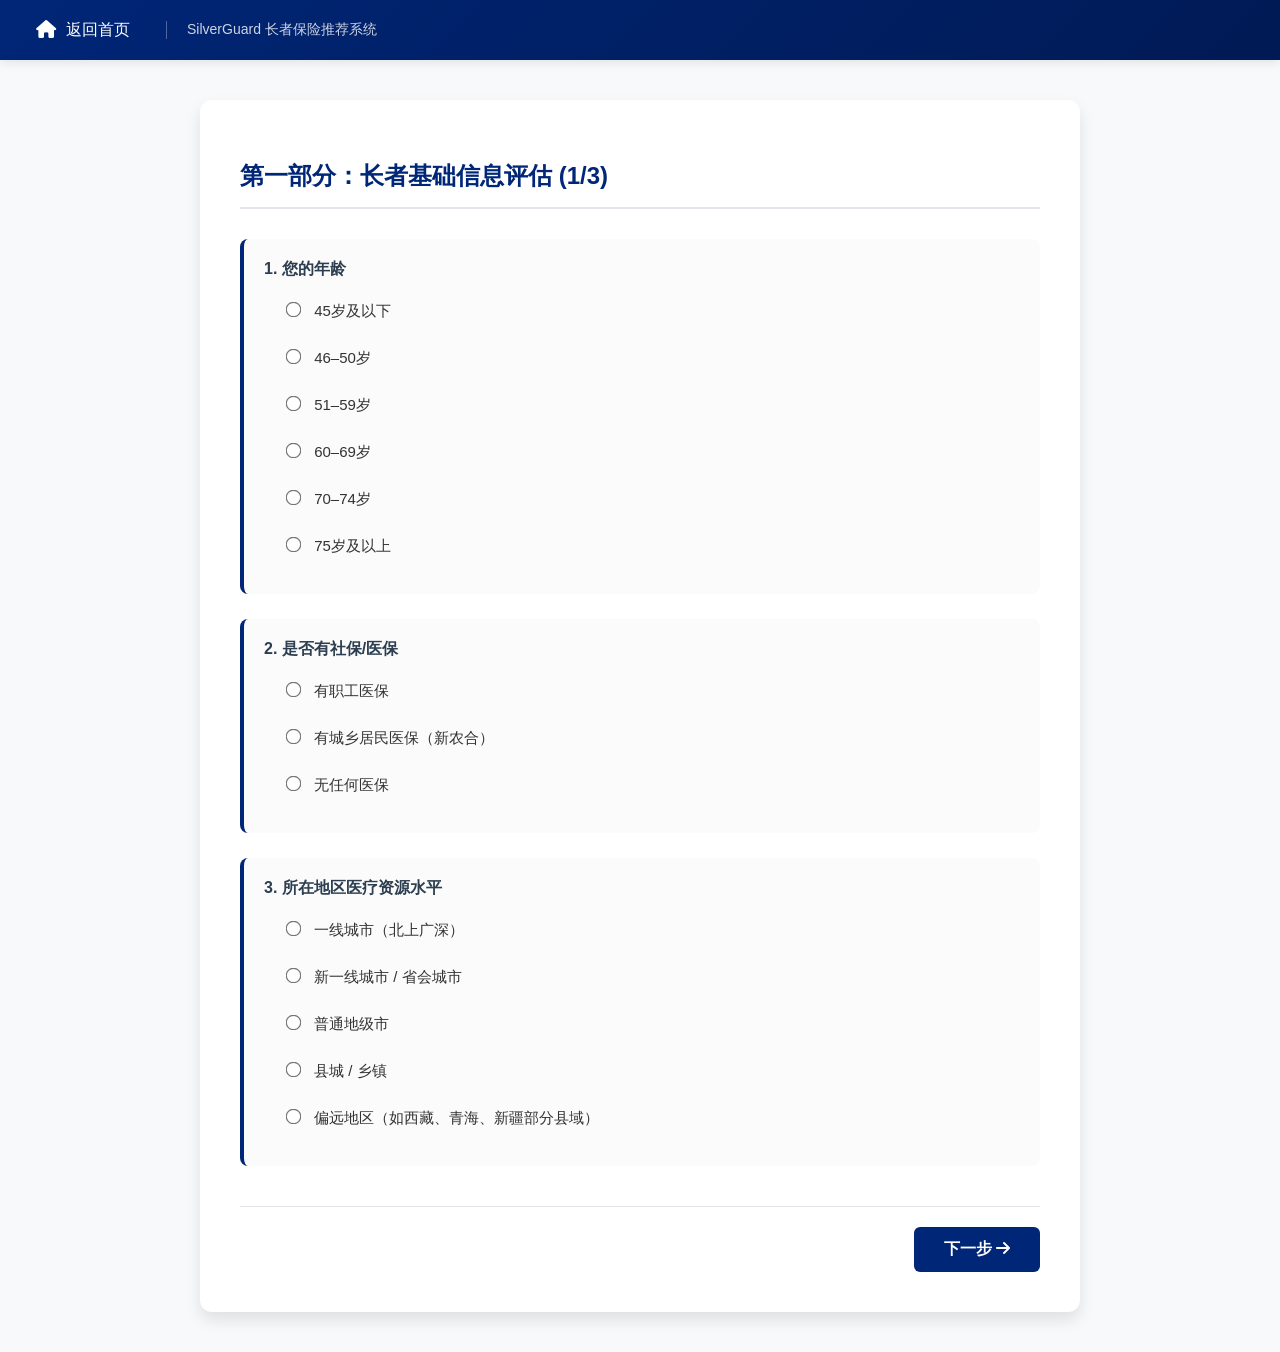
<file: SilverGuard/questionnaire.html>
<!DOCTYPE html>
<html lang="zh-CN">
<head>
    <meta charset="UTF-8">
    <meta name="viewport" content="width=device-width, initial-scale=1.0">
    <title>SilverGuard - 长者保险推荐问卷</title>

    <style>
        body { font-family: "Helvetica Neue", Helvetica, Arial, sans-serif; background-color: #f8f9fa; margin: 0; padding: 0; color: #333; }
        .header-bar { background-color: #002677; color: white; padding: 20px; text-align: center; font-size: 24px; font-weight: bold; }
        .container { max-width: 800px; margin: 40px auto; background: #fff; padding: 40px; border-radius: 12px; box-shadow: 0 8px 16px rgba(0,0,0,0.1); }
        .step { display: none; }
        .step.active { display: block; }
        h2 { color: #002677; border-bottom: 2px solid #e1e4e8; padding-bottom: 15px; margin-bottom: 30px; }
        .question { margin-bottom: 25px; background: #fbfbfb; padding: 20px; border-radius: 8px; border-left: 4px solid #002677; }
        .question label.title { display: block; margin-bottom: 12px; font-weight: bold; font-size: 16px; color: #2c3e50; }
        .options { margin-left: 10px; }
        .options label { display: block; margin-bottom: 10px; font-size: 15px; cursor: pointer; padding: 8px; border-radius: 4px; transition: background 0.2s; }
        .options label:hover { background: #eef2fb; }
        .options input[type="radio"], .options input[type="checkbox"] { margin-right: 10px; transform: scale(1.2); }
        .btn-group { display: flex; justify-content: space-between; margin-top: 40px; border-top: 1px solid #e1e4e8; padding-top: 20px; }
        button { padding: 12px 30px; border: none; background-color: #002677; color: white; border-radius: 6px; cursor: pointer; font-size: 16px; font-weight: bold; transition: background 0.3s; }
        button:hover { background-color: #001a55; }
        button:disabled { background-color: #b0b8c6; cursor: not-allowed; }
        button.btn-prev { background-color: #6c757d; }
        button.btn-prev:hover { background-color: #5a6268; }
        .result-box { background: linear-gradient(180deg, #f4f7ff 0%, #eef3fb 100%); padding: 36px; border-radius: 20px; border: 1px solid #d7e0f0; margin-top: 20px; box-shadow: 0 14px 30px rgba(0, 38, 119, 0.08); }
        .result-title { font-size: 30px; line-height: 1.35; color: #002677; font-weight: 700; margin-bottom: 24px; letter-spacing: 0.5px; }
        .result-content p { font-size: 18px; line-height: 1.8; margin-bottom: 0; }
        .highlight { color: #e74c3c; font-weight: bold; }
        .score-info { margin-bottom: 22px; }
        .recommendation { font-size: 18px; margin: 0; }
        .result-section { background: #fff; border: 1px solid #dbe4f2; border-radius: 18px; padding: 24px; margin-bottom: 20px; box-shadow: 0 8px 18px rgba(15, 39, 84, 0.05); }
        .section-title { margin: 0 0 8px; font-size: 22px; line-height: 1.5; color: #002677; font-weight: 700; }
        .section-subtitle { margin: -6px 0 16px; font-size: 15px; line-height: 1.7; color: #5f6b7a; }
        .risk-summary-grid { display: grid; grid-template-columns: repeat(auto-fit, minmax(220px, 1fr)); gap: 16px; }
        .risk-summary-card { background: #f8fbff; border: 1px solid #d9e6f5; border-radius: 16px; padding: 18px 20px; }
        .risk-summary-label { display: block; font-size: 15px; color: #5f6b7a; margin-bottom: 10px; }
        .risk-summary-value { display: block; font-size: 30px; line-height: 1.3; font-weight: 700; color: #002677; }
        .risk-summary-value.risk-low { color: #1e874b; }
        .risk-summary-value.risk-high { color: #d64545; }
        .excluded-box { background: #fff7f7; border: 1px solid #f2cccc; border-left: 5px solid #e74c3c; }
        .excluded-list { margin: 0; padding-left: 22px; }
        .excluded-list li { margin-bottom: 10px; font-size: 18px; line-height: 1.7; }
        .empty-note { font-size: 17px; line-height: 1.8; color: #5f6b7a; }
        .combo-main { padding: 10px 0; background: transparent; border: none; font-size: 20px; line-height: 1.8; font-weight: 700; color: #2c3e50; }
        .combo-reason { margin-top: 16px; padding: 18px 20px; background: #f8fbff; border: 1px solid #dfe9f7; border-radius: 14px; color: #2c3e50; font-size: 17px; line-height: 1.9; }
        .hk-product-section { margin-top: 0; }
        .hk-product-grid { display: grid; grid-template-columns: repeat(auto-fit, minmax(280px, 1fr)); gap: 20px; }
        .hk-product-card { background: linear-gradient(180deg, #ffffff 0%, #fbfdff 100%); border: 1px solid #d9e2f1; border-radius: 18px; padding: 22px; box-shadow: 0 12px 24px rgba(0, 38, 119, 0.06); display: flex; flex-direction: column; gap: 12px; }
        .hk-product-rank { display: inline-flex; align-items: center; align-self: flex-start; background: #002677; color: #fff; border-radius: 999px; padding: 6px 12px; font-size: 13px; font-weight: 700; letter-spacing: 0.3px; }
        .hk-product-head { display: flex; justify-content: space-between; align-items: center; gap: 14px; }
        .hk-product-head h3 { margin: 0; font-size: 22px; line-height: 1.5; color: #002677; }
        .hk-product-category { flex-shrink: 0; background: #eef2fb; color: #002677; border-radius: 999px; padding: 6px 12px; font-size: 13px; font-weight: 700; }
        .hk-product-company { margin: 0; color: #5f6b7a; font-size: 16px; font-weight: 700; }
        .hk-product-summary { margin: 0; font-size: 17px; line-height: 1.9; color: #2c3e50; }
        .hk-product-match { margin: 0; padding: 14px 16px; background: #f4f7ff; border-left: 4px solid #002677; border-radius: 12px; color: #2c3e50; font-size: 16px; line-height: 1.8; }
        .hk-product-meta { margin: 0; font-size: 15px; line-height: 1.8; color: #5f6b7a; }
        .hk-product-highlights { margin: 0; padding-left: 22px; }
        .hk-product-highlights li { margin-bottom: 8px; font-size: 16px; line-height: 1.7; }
        .hk-product-caution { margin-top: auto; padding: 14px 16px; background: #fff7f7; border-left: 4px solid #e74c3c; border-radius: 12px; color: #a94442; font-size: 15px; line-height: 1.8; }
        .hk-product-link { display: inline-flex; align-items: center; justify-content: center; margin-top: 4px; padding: 12px 16px; background: #002677; color: #fff; font-size: 16px; font-weight: 700; text-decoration: none; border-radius: 12px; }
        .hk-product-link:hover { background: #001a55; text-decoration: none; }
        .hk-product-group + .hk-product-group { margin-top: 28px; padding-top: 24px; border-top: 1px solid #e1e8f3; }
        .hk-product-group-title { margin: 0 0 8px; font-size: 20px; line-height: 1.5; color: #002677; font-weight: 700; }
        .hk-product-group-desc { margin: 0 0 16px; font-size: 14px; line-height: 1.8; color: #5f6b7a; }
        .hk-product-card-compact { gap: 10px; }
        .hk-product-card-compact .hk-product-summary { font-size: 16px; line-height: 1.8; }
        .hk-product-card-compact .hk-product-match { padding: 12px 14px; font-size: 15px; }
        .disclaimer-section { background: #f8fafc; border: 1px solid #d9e2ec; }

        .disclaimer-text { font-size: 15px; line-height: 1.9; color: #5f6b7a; }
        .hk-product-note { margin: -6px 0 18px; font-size: 14px; line-height: 1.8; color: #6b7788; }

        /* 险种点击链接样式 - 圆角边框按钮，深蓝色 */
        .insurance-link {
            display: inline-flex;
            align-items: center;
            gap: 4px;
            padding: 4px 14px;
            background: transparent;
            color: #002677;
            border: 1.5px solid #002677;
            border-radius: 20px;
            text-decoration: none;
            font-weight: 600;
            font-size: 14px;
            cursor: pointer;
            transition: all 0.2s ease;
            white-space: nowrap;
            line-height: 1.5;
        }
        .insurance-link:hover {
            background: #002677;
            color: #fff;
            box-shadow: 0 2px 8px rgba(0, 38, 119, 0.3);
        }
        .insurance-link:active {
            background: #001a55;
            box-shadow: none;
        }

        /* 推荐组合胶囊按钮 */
        .combo-items {
            display: flex;
            flex-wrap: wrap;
            align-items: center;
            justify-content: flex-start;
            gap: 8px;
        }
        .combo-item {
            display: inline-flex;
            align-items: center;
            gap: 3px;
        }
        .combo-note {
            font-size: 11px;
            color: #8a97a8;
            font-weight: 400;
            line-height: 1.2;
            text-align: center;
        }
        .combo-sep {
            color: #8896a8;
            font-weight: 500;
            margin: 0 8px;
            font-size: 16px;
        }

        /* 险种详情模态框样式 */
        .product-detail-modal {
            display: none;
            position: fixed;
            top: 0;
            left: 0;
            width: 100%;
            height: 100%;
            background: rgba(0, 0, 0, 0.6);
            z-index: 2000;
            overflow-y: auto;
            animation: fadeIn 0.3s ease-out;
        }
        .product-detail-modal.active {
            display: block;
        }
        @keyframes fadeIn {
            from { opacity: 0; }
            to { opacity: 1; }
        }
        .product-detail-content {
            max-width: 900px;
            margin: 40px auto;
            background: #fff;
            border-radius: 16px;
            padding: 0;
            box-shadow: 0 20px 60px rgba(0, 0, 0, 0.3);
            animation: slideUp 0.3s ease-out;
        }
        @keyframes slideUp {
            from { transform: translateY(50px); opacity: 0; }
            to { transform: translateY(0); opacity: 1; }
        }
        .product-detail-header {
            background: linear-gradient(135deg, #002677 0%, #001a55 100%);
            color: white;
            padding: 24px 30px;
            border-radius: 16px 16px 0 0;
            display: flex;
            justify-content: space-between;
            align-items: center;
        }
        .product-detail-header h2 {
            margin: 0;
            font-size: 24px;
            color: white;
            border: none;
            padding: 0;
        }
        .product-detail-close {
            background: rgba(255, 255, 255, 0.2);
            border: none;
            color: white;
            width: 40px;
            height: 40px;
            border-radius: 50%;
            font-size: 24px;
            cursor: pointer;
            transition: background 0.2s;
            display: flex;
            align-items: center;
            justify-content: center;
        }
        .product-detail-close:hover {
            background: rgba(255, 255, 255, 0.3);
        }
        .product-detail-body {
            padding: 30px;
            max-height: calc(100vh - 150px);
            overflow-y: auto;
        }
        .product-detail-subtitle {
            font-size: 15px;
            color: #5f6b7a;
            margin: -10px 0 20px 0;
            line-height: 1.7;
        }
        .back-link {
            display: inline-flex;
            align-items: center;
            gap: 8px;
            color: #002677;
            text-decoration: none;
            font-size: 14px;
            padding: 8px 16px;
            background: #f4f7ff;
            border-radius: 8px;
            margin-bottom: 20px;
            cursor: pointer;
            transition: all 0.2s;
        }
        .back-link:hover {
            background: #eef2fb;
        }

        /* 顶部导航栏样式 */
        .top-nav {
            background: linear-gradient(135deg, #002677 0%, #001a55 100%);
            padding: 0 20px;
            display: flex;
            align-items: center;
            height: 60px;
            box-shadow: 0 2px 10px rgba(0,0,0,0.1);
        }
        .nav-home {
            display: flex;
            align-items: center;
            gap: 10px;
            color: white;
            text-decoration: none;
            font-size: 16px;
            font-weight: 500;
            padding: 10px 16px;
            border-radius: 8px;
            transition: all 0.3s;
        }
        .nav-home:hover {
            background: rgba(255,255,255,0.1);
            transform: translateX(-2px);
        }
        .nav-home i {
            font-size: 18px;
        }
        .nav-brand {
            margin-left: 20px;
            color: rgba(255,255,255,0.8);
            font-size: 14px;
            border-left: 1px solid rgba(255,255,255,0.3);
            padding-left: 20px;
        }

        /* 错误提示条样式 */
        .error-bar {
            position: fixed;
            bottom: 0;
            left: 0;
            right: 0;
            background: linear-gradient(135deg, #e74c3c 0%, #c0392b 100%);
            color: white;
            padding: 16px 20px;
            display: none;
            align-items: center;
            justify-content: center;
            gap: 12px;
            box-shadow: 0 -4px 20px rgba(231, 76, 60, 0.4);
            z-index: 1000;
            animation: slideUp 0.3s ease-out;
        }
        .error-bar.show {
            display: flex;
        }
        @keyframes slideUp {
            from { transform: translateY(100%); opacity: 0; }
            to { transform: translateY(0); opacity: 1; }
        }
        .error-bar i {
            font-size: 20px;
        }
        .error-bar-text {
            font-size: 15px;
            font-weight: 500;
        }
        .error-bar-questions {
            display: flex;
            gap: 8px;
            flex-wrap: wrap;
        }
        .error-bar-question {
            background: rgba(255,255,255,0.2);
            padding: 4px 12px;
            border-radius: 20px;
            font-size: 13px;
            cursor: pointer;
            transition: all 0.2s;
            border: 1px solid rgba(255,255,255,0.3);
        }
        .error-bar-question:hover {
            background: rgba(255,255,255,0.35);
            transform: translateY(-1px);
        }
        .error-bar-close {
            position: absolute;
            right: 20px;
            background: none;
            border: none;
            color: white;
            font-size: 20px;
            cursor: pointer;
            padding: 0;
            width: 30px;
            height: 30px;
            display: flex;
            align-items: center;
            justify-content: center;
            border-radius: 50%;
            transition: background 0.2s;
        }
        .error-bar-close:hover {
            background: rgba(255,255,255,0.2);
        }

        /* 问题高亮样式 */
        .question.unanswered {
            border-left-color: #e74c3c;
            background: #fff5f5;
            animation: pulse 1s ease-in-out;
        }
        @keyframes pulse {
            0%, 100% { box-shadow: 0 0 0 0 rgba(231, 76, 60, 0.4); }
            50% { box-shadow: 0 0 0 8px rgba(231, 76, 60, 0); }
        }

    </style>
    <link rel="stylesheet" href="https://cdnjs.cloudflare.com/ajax/libs/font-awesome/6.4.0/css/all.min.css">
</head>
<body>
    <!-- 顶部导航栏 -->
    <nav class="top-nav">
        <a href="index.html" class="nav-home">
            <i class="fas fa-home"></i>
            <span>返回首页</span>
        </a>
        <span class="nav-brand">SilverGuard 长者保险推荐系统</span>
    </nav>

    <div class="container">
        <form id="insuranceForm">
            <!-- Part 1: Basic Info -->
            <div class="step active" id="step1">
                <h2>第一部分：长者基础信息评估 (1/3)</h2>

                
                <div class="question">
                    <label class="title">1. 您的年龄</label>
                    <div class="options">
                        <label><input type="radio" name="q1" value="0" required> 45岁及以下</label>
                        <label><input type="radio" name="q1" value="1"> 46–50岁</label>
                        <label><input type="radio" name="q1" value="2"> 51–59岁</label>
                        <label><input type="radio" name="q1" value="3"> 60–69岁</label>
                        <label><input type="radio" name="q1" value="4"> 70–74岁</label>
                        <label><input type="radio" name="q1" value="5"> 75岁及以上</label>
                    </div>
                </div>

                <div class="question">
                    <label class="title">2. 是否有社保/医保</label>
                    <div class="options">
                        <label><input type="radio" name="q2" value="0" required> 有职工医保</label>
                        <label><input type="radio" name="q2" value="1"> 有城乡居民医保（新农合）</label>
                        <label><input type="radio" name="q2" value="5"> 无任何医保</label>
                    </div>
                </div>

                <div class="question">
                    <label class="title">3. 所在地区医疗资源水平</label>
                    <div class="options">
                        <label><input type="radio" name="q3" value="0" required> 一线城市（北上广深）</label>
                        <label><input type="radio" name="q3" value="1"> 新一线城市 / 省会城市</label>
                        <label><input type="radio" name="q3" value="2"> 普通地级市</label>
                        <label><input type="radio" name="q3" value="3"> 县城 / 乡镇</label>
                        <label><input type="radio" name="q3" value="4"> 偏远地区（如西藏、青海、新疆部分县域）</label>
                    </div>
                </div>

<div class="btn-group">
                    <button type="button" class="btn-prev" style="visibility: hidden;">上一步</button>
                    <button type="button" onclick="nextStep(1)">下一步 <i class="fas fa-arrow-right"></i></button>
                </div>
            </div>

            <!-- Part 2: Financial Info -->
            <div class="step" id="step2">
                <h2>第二部分：家庭与财务承受能力 (2/3)</h2>

                
                <div class="question">
                    <label class="title">5. 综合财务状况（可支配资产、家庭年收入、负债）</label>
                    <div class="options">
                        <label><input type="radio" name="q5" value="0" required> A. 优秀 (资产30万+，收入10万+，无负债)</label>
                        <label><input type="radio" name="q5" value="1"> B. 良好 (资产15-30万，收入5-10万，少负债)</label>
                        <label><input type="radio" name="q5" value="3"> C. 一般 (资产5-15万，收入3-5万，中负债)</label>
                        <label><input type="radio" name="q5" value="4"> D. 较弱 (资产1-5万，收入1-3万，重负债)</label>
                        <label><input type="radio" name="q5" value="5"> E. 较差 (资产<1万，收入<1万，高额负债)</label>
                    </div>
                </div>

                <div class="question">
                    <label class="title">6. 婚姻/家庭支持情况</label>
                    <div class="options">
                        <label><input type="radio" name="q6" value="0" required> A. 已婚/有长期伴侣，共同承担家庭支出</label>
                        <label><input type="radio" name="q6" value="1"> B. 已婚/有长期伴侣，对方承担能力一般</label>
                        <label><input type="radio" name="q6" value="2"> C. 独居，有稳定子女/家属经济支持</label>
                        <label><input type="radio" name="q6" value="4"> D. 丧偶/离异/独居，家属支持不稳定</label>
                        <label><input type="radio" name="q6" value="5"> E. 丧偶/离异/独居，基本无家属支持</label>
                    </div>
                </div>

                <div class="question">
                    <label class="title">7. 抚养压力情况</label>
                    <div class="options">
                        <label><input type="radio" name="q7" value="0" required> A. 无需要抚养的家人，无抚养支出</label>
                        <label><input type="radio" name="q7" value="1"> B. 1人需要抚养，支出占收入≤20%</label>
                        <label><input type="radio" name="q7" value="3"> C. 2人需要抚养，或支出占收入20%-30%</label>
                        <label><input type="radio" name="q7" value="4"> D. 3人需要抚养，或支出占收入30%-50%</label>
                        <label><input type="radio" name="q7" value="5"> E. 4人及以上需要抚养，或支出占收入＞50%</label>
                    </div>
                </div>

                <div class="question">
                    <label class="title">8. 家庭风险兜底与分摊能力</label>
                    <div class="options">
                        <label><input type="radio" name="q8" value="0" required> A. 非家庭主要收入来源，有稳定分摊者</label>
                        <label><input type="radio" name="q8" value="1"> B. 非主要收入来源，有基本分摊者</label>
                        <label><input type="radio" name="q8" value="3"> C. 家庭重要收入来源，分摊能力一般</label>
                        <label><input type="radio" name="q8" value="4"> D. 家庭主要收入来源，基本靠自己承担</label>
                        <label><input type="radio" name="q8" value="5"> E. 家庭唯一收入来源，完全靠自己</label>
                    </div>
                </div>

                <div class="btn-group">
                    <button type="button" class="btn-prev" onclick="prevStep(2)">上一步</button>
                    <button type="button" onclick="nextStep(2)">下一步</button>
                </div>
            </div>

            <!-- Part 3: Health Info -->
            <div class="step" id="step3">
                <h2>第三部分：健康与照护情况评估 (3/3)</h2>
                
                <div class="question">

                    <label class="title">9. 疾病情况 (可多选)</label>
                    <div class="options">
                        <label><input type="checkbox" name="q9" value="1"> A. 高血压</label>
                        <label><input type="checkbox" name="q9" value="1"> B. 糖尿病</label>
                        <label><input type="checkbox" name="q9" value="severe"> C. 心脏病 (严重)</label>
                        <label><input type="checkbox" name="q9" value="severe"> D. 中风/脑血管病</label>
                        <label><input type="checkbox" name="q9" value="1"> E. 慢性肺病</label>
                        <label><input type="checkbox" name="q9" value="severe"> F. 肾病</label>
                        <label><input type="checkbox" name="q9" value="severe"> G. 癌症</label>
                        <label><input type="checkbox" name="q9_none" value="0" onchange="handleNoneCheckbox('q9', this)"> H. 没有以上疾病 (或不清楚)</label>
                    </div>
                </div>

                <div class="question">
                    <label class="title">10. 过去一年医疗情况 (住院)</label>
                    <div class="options">
                        <label><input type="radio" name="q10" value="0" required> A. 没有</label>
                        <label><input type="radio" name="q10" value="3"> B. 住院过一次</label>
                        <label><input type="radio" name="q10" value="5"> C. 住院过两次及以上</label>
                    </div>
                </div>

                <div class="question">
                    <label class="title">11. 用药情况</label>
                    <div class="options">
                        <label><input type="radio" name="q11" value="0" required> A. 不需要长期吃药</label>
                        <label><input type="radio" name="q11" value="2"> B. 每天需吃 1-2 种药</label>
                        <label><input type="radio" name="q11" value="4"> C. 每天需吃 3 种及以上药</label>
                    </div>
                </div>

                <div class="question">
                    <label class="title">12. 行动能力</label>
                    <div class="options">
                        <label><input type="radio" name="q12" value="0" required> A. 完全可以自己活动</label>
                        <label><input type="radio" name="q12" value="2"> B. 需要拐杖或助行器</label>
                        <label><input type="radio" name="q12" value="4"> C. 需要别人帮助</label>
                        <label><input type="radio" name="q12" value="5"> D. 主要坐轮椅</label>
                    </div>
                </div>

                <div class="question">
                    <label class="title">13. 自理能力 (是否需要别人帮助 - 可多选)</label>
                    <div class="options">
                        <label><input type="checkbox" name="q13_none" value="0" onchange="handleNoneCheckbox('q13', this)"> A. 几乎不需要帮助</label>
                        <label><input type="checkbox" name="q13" value="light"> B. 买菜/购物 (轻度)</label>
                        <label><input type="checkbox" name="q13" value="light"> C. 做饭 (轻度)</label>
                        <label><input type="checkbox" name="q13" value="medium"> D. 穿衣 (中度)</label>
                        <label><input type="checkbox" name="q13" value="heavy"> E. 洗澡 (重度)</label>
                        <label><input type="checkbox" name="q13" value="heavy"> F. 管理/提醒按时吃药 (重度)</label>
                    </div>
                </div>

                <div class="question">
                    <label class="title">14. 记忆问题</label>
                    <div class="options">
                        <label><input type="radio" name="q14" value="0" required> A. 没有明显下降</label>
                        <label><input type="radio" name="q14" value="1"> B. 偶尔下降</label>
                        <label><input type="radio" name="q14" value="3"> C. 经常下降</label>
                        <label><input type="radio" name="q14" value="5"> D. 医生诊断过记忆问题 / 痴呆</label>
                    </div>
                </div>

                <div class="btn-group">
                    <button type="button" class="btn-prev" onclick="prevStep(3)">上一步</button>
                    <button type="button" onclick="calculateResult()">生成保障建议</button>
                </div>
            </div>
            
            <!-- Result Step -->
            <div class="step" id="resultStep">
                <div class="result-box">
                    <div class="result-title">SilverGuard 长者保险保障评估报告</div>

                    <div class="score-info" id="scoreInfo">
                        <!-- Score and Risk Level render here -->
                    </div>
                    <div class="result-content" id="resultContent">
                        <!-- Exclusions and recommendations render here -->
                    </div>
                </div>

                <!-- 险种详情模态框 -->
                <div class="product-detail-modal" id="productDetailModal">
                    <div class="product-detail-content">
                        <div class="product-detail-header">
                            <h2 id="modalTitle">推荐的香港保险产品</h2>
                            <button class="product-detail-close" onclick="closeProductDetail(event)">&times;</button>
                        </div>
                        <div class="product-detail-body" id="modalBody">
                            <!-- 动态加载产品内容 -->
                        </div>
                    </div>
                </div>
                <div style="text-align: center;">
                    <button type="button" onclick="location.reload()" style="margin-top: 30px;">重新填写问卷</button>
                    <a href="index.html" style="display:inline-block; margin-left:15px; text-decoration:none;"><button type="button" class="btn-prev">返回 SilverGuard 首页</button></a>
                </div>
            </div>

        </form>
    </div>

    <!-- 错误提示条 -->
    <div id="errorBar" class="error-bar">
        <i class="fas fa-exclamation-circle"></i>
        <span class="error-bar-text">以下题目未完成：</span>
        <div class="error-bar-questions" id="errorBarQuestions"></div>
        <button class="error-bar-close" onclick="hideErrorBar()">&times;</button>
    </div>


    <script>
        // 抑制浏览器扩展相关的消息端口错误
        window.addEventListener('message', function(event) {
            if (event.data === 'silk' || (event.ports && event.ports.length > 0)) {
                event.stopPropagation();
            }
        });
        
        // 忽略消息端口关闭错误
        window.onerror = function(msg, url, line, col, error) {
            if (msg.indexOf('message channel') !== -1 || msg.indexOf('port') !== -1) {
                return true;
            }
        };
        
        const hkInsuranceProducts = [
            // 医疗险 / VHIS
            {
                name: "Bupa Hero VHIS 灵活计划",
                company: "保柏 Bupa Hong Kong",
                category: "medical",
                suitableRiskLevels: [0, 1, 2, 3],
                minAge: 18,
                maxAge: 80,
                hkPresenceRequired: true,
                elderlyPriority: 3,
                underwritingFlexibility: 2,
                summary: "适合作为住院及手术报销型医疗保障的核心配置，较适合健康情况稳定、风险较低到中等的长者参考。",
                highlights: ["住院及手术保障相对完整", "适合作为医疗主险思路", "品牌与医疗服务网络较成熟"],
                caution: "需如实申报既往病史，慢病或复杂病史可能被加费、除外或延期承保。",
                url: "https://www.bupa.com.hk/zh/individual/health-and-medical-insurance"
            },
            {
                name: "AIA 自愿医保标准计划",
                company: "友邦 AIA Hong Kong",
                category: "medical",
                suitableRiskLevels: [0, 1, 2],
                minAge: 18,
                maxAge: 80,
                hkPresenceRequired: true,
                elderlyPriority: 3,
                underwritingFlexibility: 2,
                summary: "适合希望优先补强基础医疗报销、且整体健康风险较低的长者用户参考。",
                highlights: ["标准化医疗保障结构清晰", "适合做基础医疗补充", "对低风险用户更友好"],
                caution: "如存在较多慢病、住院史或高龄情况，核保结果可能受影响。",
                url: "https://www.aia.com.hk/zh-cn/our-products/medical-protection.html"
            },
            {
                name: "PRUHealth VHIS EasyChoice",
                company: "保诚 Prudential Hong Kong",
                category: "medical",
                suitableRiskLevels: [1, 2],
                minAge: 18,
                maxAge: 75,
                hkPresenceRequired: true,
                elderlyPriority: 2,
                underwritingFlexibility: 1,
                summary: "适合希望在已有基础保障之上增加住院医疗补充、且风险水平偏低到中低的长者参考。",
                highlights: ["医疗方向明确", "适合作为中间层医疗补充", "适合已有基础保障后升级"],
                caution: "高风险健康状况、近年住院记录或年龄偏高时，需重点关注核保限制。",
                url: "https://www.prudential.com.hk/scws/pages/products/medical-protection/"
            },
            {
                name: "AXA 安盛医疗保障计划",
                company: "安盛 AXA Hong Kong",
                category: "medical",
                suitableRiskLevels: [0, 1, 2, 3],
                minAge: 18,
                maxAge: 80,
                hkPresenceRequired: true,
                elderlyPriority: 3,
                underwritingFlexibility: 2,
                summary: "适合希望以较成熟品牌补充住院及手术报销保障的长者作基础医疗参考。",
                highlights: ["医疗保障方向明确", "适合作为基础住院报销补充", "可与意外或癌症保障搭配参考"],
                caution: "高龄、慢病或既往治疗记录较多时，核保结果及保费水平需额外确认。",
                url: "https://www.axa.com.hk/zh/medical-insurance"
            },
            {
                name: "FWD 自愿医保灵活计划",
                company: "FWD 富卫香港",
                category: "medical",
                suitableRiskLevels: [0, 1, 2, 3],
                minAge: 18,
                maxAge: 80,
                hkPresenceRequired: true,
                elderlyPriority: 3,
                underwritingFlexibility: 2,
                summary: "适合希望补足住院报销保障、同时重视产品结构相对灵活性的长者参考。",
                highlights: ["适合作为医疗主险候选", "产品方向较灵活", "适合低至中风险用户补强基础保障"],
                caution: "如有复杂病史或近期住院记录，需重点关注不保事项、加费及等待期。",
                url: "https://www.fwd.com.hk/zh/medical-insurance/"
            },
            {
                name: "Blue Cross 蓝十字住院医疗计划",
                company: "蓝十字 Blue Cross Hong Kong",
                category: "medical",
                suitableRiskLevels: [1, 2, 3],
                minAge: 18,
                maxAge: 80,
                hkPresenceRequired: true,
                elderlyPriority: 4,
                underwritingFlexibility: 2,
                summary: "适合希望强化住院及手术费用报销、同时重视高龄阶段可持续性的用户参考。",
                highlights: ["医疗网络与品牌认知度较高", "适合中低到中风险用户", "高龄阶段仍具一定参考价值"],
                caution: "投保前仍需确认既往病史申报要求，避免误以为高龄即可无条件承保。",
                url: "https://www.bluecross.com.hk/zh/individual/health-insurance"
            },
            {
                name: "Manulife 宏利自愿医保标准计划",
                company: "宏利 Manulife Hong Kong",
                category: "medical",
                suitableRiskLevels: [0, 1, 2],
                minAge: 18,
                maxAge: 80,
                hkPresenceRequired: true,
                elderlyPriority: 3,
                underwritingFlexibility: 2,
                summary: "适合整体健康风险较低、希望先建立基础医疗报销框架的长者用户作入门参考。",
                highlights: ["结构偏基础型", "适合作为第一层医疗补充", "对低风险用户更容易比较方案"],
                caution: "若已有多项慢病或过往检查异常，需预期核保条件可能趋严。",
                url: "https://www.manulife.com.hk/zh-hk/individual/products/health-and-critical-illness.html"
            },
            {
                name: "Cigna 自愿医保灵活计划",
                company: "信诺 Cigna Hong Kong",
                category: "medical",
                suitableRiskLevels: [0, 1, 2, 3],
                minAge: 18,
                maxAge: 80,
                hkPresenceRequired: true,
                elderlyPriority: 3,
                underwritingFlexibility: 2,
                summary: "适合希望比较不同国际化医疗服务资源、并补充住院医疗保障的用户参考。",
                highlights: ["适合作为医疗补充比较选项", "适合低至中风险用户", "便于与其他医疗方案横向比较"],
                caution: "具体保障细节、医院网络与高龄承保条件仍需以正式计划书及核保结果为准。",
                url: "https://www.cigna.com.hk/zh-hk"
            },
            {
                name: "Bowtie 自愿医保灵活计划",
                company: "Bowtie 香港",
                category: "medical",
                suitableRiskLevels: [0, 1, 2],
                minAge: 18,
                maxAge: 80,
                hkPresenceRequired: true,
                elderlyPriority: 2,
                underwritingFlexibility: 1,
                summary: "适合健康风险较低、希望先做基础医疗保障比价的用户作为线上化方案参考。",
                highlights: ["线上投保体验较直观", "适合作为基础医疗比价样本", "对低风险用户更具参考性"],
                caution: "若身体状况较复杂或年龄偏高，需留意核保限制及是否适合线上的投保流程。",
                url: "https://www.bowtie.com.hk/"
            },
            {
                name: "Allianz 安联住院医疗计划",
                company: "安联 Allianz Hong Kong",
                category: "medical",
                suitableRiskLevels: [1, 2, 3],
                minAge: 18,
                maxAge: 75,
                hkPresenceRequired: true,
                elderlyPriority: 2,
                underwritingFlexibility: 1,
                summary: "适合希望补充住院及手术类保障、且当前风险水平处于中低到中等区间的长者参考。",
                highlights: ["适合作为医疗补充候选", "住院报销方向清晰", "可与癌症或意外保障组合考虑"],
                caution: "75岁以上承保空间有限，且复杂病史情形下需重点确认承保条件。",
                url: "https://www.allianz.com.hk/zh_HK/personal-insurance/health-insurance.html"
            },

            // 癌症保障
            {
                name: "AXA 防癌保障计划",
                company: "安盛 AXA Hong Kong",
                category: "cancer",
                suitableRiskLevels: [2, 3, 4, 5],
                minAge: 18,
                maxAge: 75,
                hkPresenceRequired: true,
                elderlyPriority: 4,
                underwritingFlexibility: 4,
                summary: "更适合无法完整配置传统重疾险时，用于聚焦癌症风险的补充保障参考。",
                highlights: ["聚焦高发癌症风险", "适合替代部分重疾配置思路", "对中高风险用户更有参考价值"],
                caution: "不等同于全面重疾险，保障范围更集中，需留意等待期、除外责任和续保条款。",
                url: "https://www.axa.com.hk/zh/medical-insurance"
            },
            {
                name: "Blue Cross 癌症医疗保障",
                company: "蓝十字 Blue Cross Hong Kong",
                category: "cancer",
                suitableRiskLevels: [3, 4, 5],
                minAge: 18,
                maxAge: 80,
                hkPresenceRequired: true,
                elderlyPriority: 5,
                underwritingFlexibility: 4,
                summary: "适合中高风险及高龄用户优先考虑癌症相关保障缺口时参考。",
                highlights: ["聚焦癌症医疗费用", "适合作为高龄阶段补充方案之一", "可与基础医疗或意外保障组合参考"],
                caution: "属于专项型产品，保障面相对集中，需结合已有保障避免重复或缺口。",
                url: "https://www.bluecross.com.hk/zh/individual/health-insurance"
            },
            {
                name: "Manulife 宏利癌症保障计划",
                company: "宏利 Manulife Hong Kong",
                category: "cancer",
                suitableRiskLevels: [2, 3, 4, 5],
                minAge: 18,
                maxAge: 80,
                hkPresenceRequired: true,
                elderlyPriority: 4,
                underwritingFlexibility: 3,
                summary: "适合希望重点补强癌症给付或相关医疗缺口、但未必适合传统重疾方案的用户参考。",
                highlights: ["适合作为癌症专项补充", "中高风险阶段更具比较价值", "可补足重大疾病保障缺口"],
                caution: "癌症类保障不覆盖所有重大疾病，投保前仍需结合其他保障缺口综合评估。",
                url: "https://www.manulife.com.hk/zh-hk/individual/products/health-and-critical-illness.html"
            },
            {
                name: "AIA 癌症保障计划",
                company: "友邦 AIA Hong Kong",
                category: "cancer",
                suitableRiskLevels: [2, 3, 4],
                minAge: 18,
                maxAge: 75,
                hkPresenceRequired: true,
                elderlyPriority: 3,
                underwritingFlexibility: 3,
                summary: "适合希望针对癌症风险做专项准备、且当前身体风险处于中等至中高区间的长者参考。",
                highlights: ["癌症方向明确", "适合补足重疾方案不足", "品牌认知度较高"],
                caution: "高龄或既往病史较多时，需格外关注等待期、除外责任及是否附带续保安排。",
                url: "https://www.aia.com.hk/zh-cn/our-products/health-protection.html"
            },
            {
                name: "Sun Life 癌症医疗保障计划",
                company: "永明 Sun Life Hong Kong",
                category: "cancer",
                suitableRiskLevels: [2, 3, 4, 5],
                minAge: 18,
                maxAge: 80,
                hkPresenceRequired: true,
                elderlyPriority: 4,
                underwritingFlexibility: 3,
                summary: "适合希望针对癌症治疗费用或确诊后财务压力做补充准备的长者用户参考。",
                highlights: ["可补充癌症治疗费用风险", "适合中高风险用户比较", "可与医疗险形成分工"],
                caution: "专项保障覆盖面有限，需明确其与医疗险、重疾险的边界，避免理解偏差。",
                url: "https://www.sunlife.com.hk/zh-hans/insurance/health-and-wellness/"
            },
            {
                name: "Zurich 癌症保障计划",
                company: "苏黎世 Zurich Hong Kong",
                category: "cancer",
                suitableRiskLevels: [3, 4, 5],
                minAge: 18,
                maxAge: 75,
                hkPresenceRequired: true,
                elderlyPriority: 4,
                underwritingFlexibility: 3,
                summary: "适合中高风险用户在传统医疗险承保空间有限时，优先评估癌症专项保障的替代方案。",
                highlights: ["适合高风险阶段聚焦癌症缺口", "可作为重疾补充思路", "专项保障逻辑较清晰"],
                caution: "并非全面健康保障，需注意承保年龄上限及是否适合当前健康状况。",
                url: "https://www.zurich.com.hk/zh-hk/insurance/personal"
            },
            {
                name: "中国太平防癌医疗保障",
                company: "中国太平 China Taiping Hong Kong",
                category: "cancer",
                suitableRiskLevels: [3, 4, 5],
                minAge: 18,
                maxAge: 80,
                hkPresenceRequired: true,
                elderlyPriority: 5,
                underwritingFlexibility: 4,
                summary: "适合高龄或慢病用户在医疗主险选择受限时，优先考虑癌症专项缺口的补充保障。",
                highlights: ["高龄阶段仍具一定参考性", "适合作为癌症专项替代", "可与意外保障形成基础组合"],
                caution: "需留意产品是否偏向给付型或报销型，以及对既往病症的承保限制。",
                url: "https://www.tplhk.com/sc/product-services/insurance/health-insurance"
            },
            {
                name: "YF Life 癌症保障计划",
                company: "万通保险 YF Life",
                category: "cancer",
                suitableRiskLevels: [2, 3, 4, 5],
                minAge: 18,
                maxAge: 75,
                hkPresenceRequired: true,
                elderlyPriority: 4,
                underwritingFlexibility: 3,
                summary: "适合希望通过专项型产品补足癌症保障空缺、并分散传统医疗险核保压力的用户参考。",
                highlights: ["专项癌症保障定位清晰", "适合中高风险用户", "便于与其他产品组合考虑"],
                caution: "需核对等待期、续保、既往病史披露要求及保障责任细节。",
                url: "https://www.yflife.com/sc/Individual/Products/Health-and-Accident"
            },

            // 意外险
            {
                name: "FWD 全方位意外保障计划",
                company: "FWD 富卫香港",
                category: "accident",
                suitableRiskLevels: [0, 1, 2, 3, 4, 5],
                minAge: 18,
                maxAge: 75,
                hkPresenceRequired: true,
                elderlyPriority: 5,
                underwritingFlexibility: 5,
                summary: "意外险通常是高龄或慢病人群更容易配置的低门槛保障之一，适合作为长者基础补充。",
                highlights: ["投保门槛通常相对较低", "适合补充跌倒、骨折等常见风险", "适合大多数风险等级作基础兜底"],
                caution: "意外险主要保障意外事故，不覆盖一般疾病医疗支出，不能替代医疗险。",
                url: "https://www.fwd.com.hk/zh/"
            },
            {
                name: "Blue Cross 个人意外保障计划",
                company: "蓝十字 Blue Cross Hong Kong",
                category: "accident",
                suitableRiskLevels: [0, 1, 2, 3, 4, 5],
                minAge: 18,
                maxAge: 80,
                hkPresenceRequired: true,
                elderlyPriority: 5,
                underwritingFlexibility: 5,
                summary: "适合作为长者基础兜底型保障，重点补充跌倒、扭伤、骨折等日常意外风险。",
                highlights: ["高龄阶段仍较值得参考", "适合作为低门槛补充", "可与癌症或基础医疗保障搭配"],
                caution: "意外医疗报销范围、伤残等级给付及高龄续保条件仍需逐项核对。",
                url: "https://www.bluecross.com.hk/zh/individual/general-insurance"
            },
            {
                name: "AXA 安盛意外保障计划",
                company: "安盛 AXA Hong Kong",
                category: "accident",
                suitableRiskLevels: [0, 1, 2, 3, 4, 5],
                minAge: 18,
                maxAge: 75,
                hkPresenceRequired: true,
                elderlyPriority: 4,
                underwritingFlexibility: 4,
                summary: "适合希望优先建立基础意外保障、并应对日常突发跌倒伤害风险的长者参考。",
                highlights: ["意外责任方向清晰", "适合作为基础兜底", "投保逻辑相对简单"],
                caution: "不能覆盖一般疾病引发的住院或治疗费用，需与医疗险分开理解。",
                url: "https://www.axa.com.hk/zh/general-insurance"
            },
            {
                name: "AIA 个人意外保障计划",
                company: "友邦 AIA Hong Kong",
                category: "accident",
                suitableRiskLevels: [0, 1, 2, 3, 4, 5],
                minAge: 18,
                maxAge: 75,
                hkPresenceRequired: true,
                elderlyPriority: 4,
                underwritingFlexibility: 4,
                summary: "适合预算有限但仍希望补充意外身故、伤残及意外医疗责任的长者用户参考。",
                highlights: ["预算友好的基础补充方向", "适合高风险用户先做兜底", "可与社区医保或基础医疗搭配"],
                caution: "需留意保额是否足够、意外医疗限额是否偏低，以及高龄续保安排。",
                url: "https://www.aia.com.hk/zh-cn/our-products/accident-and-health.html"
            },
            {
                name: "Manulife 宏利意外保障计划",
                company: "宏利 Manulife Hong Kong",
                category: "accident",
                suitableRiskLevels: [0, 1, 2, 3, 4, 5],
                minAge: 18,
                maxAge: 80,
                hkPresenceRequired: true,
                elderlyPriority: 5,
                underwritingFlexibility: 5,
                summary: "适合高龄阶段优先考虑基础意外风险补偿、并作为最低门槛保障组合之一。",
                highlights: ["高龄用户仍有一定参考价值", "适合作为先行配置的基础险种", "对多数风险等级都可作为兜底"],
                caution: "意外险给付与报销责任需分别理解，不能将其视为疾病医疗险。",
                url: "https://www.manulife.com.hk/zh-hk/individual/products/health-and-critical-illness.html"
            },
            {
                name: "Zurich 个人意外保险",
                company: "苏黎世 Zurich Hong Kong",
                category: "accident",
                suitableRiskLevels: [0, 1, 2, 3, 4, 5],
                minAge: 18,
                maxAge: 75,
                hkPresenceRequired: true,
                elderlyPriority: 4,
                underwritingFlexibility: 4,
                summary: "适合希望就常见意外伤害先建立基础赔付保障的长者用户作比较参考。",
                highlights: ["保障目标直观", "适合作为基础意外补充", "便于与其他意外方案比较"],
                caution: "需留意不同伤残等级赔付比例、门急诊意外医疗额度及不保事项。",
                url: "https://www.zurich.com.hk/zh-hk/insurance/personal"
            },
            {
                name: "Chubb 个人意外保障计划",
                company: "安达人寿 Chubb Hong Kong",
                category: "accident",
                suitableRiskLevels: [0, 1, 2, 3, 4, 5],
                minAge: 18,
                maxAge: 80,
                hkPresenceRequired: true,
                elderlyPriority: 5,
                underwritingFlexibility: 5,
                summary: "适合在其他健康险承保条件有限时，优先配置较易理解且门槛较低的意外保障。",
                highlights: ["适合高龄或慢病用户先做基础保障", "意外责任相对聚焦", "便于作为组合中的兜底部分"],
                caution: "保障范围主要限于意外事件，若希望覆盖疾病住院仍需另配医疗类产品。",
                url: "https://www.chubb.com/hk-zh/individuals-families.html"
            },
            {
                name: "中国太平意外保障计划",
                company: "中国太平 China Taiping Hong Kong",
                category: "accident",
                suitableRiskLevels: [0, 1, 2, 3, 4, 5],
                minAge: 18,
                maxAge: 80,
                hkPresenceRequired: true,
                elderlyPriority: 5,
                underwritingFlexibility: 5,
                summary: "适合作为长者日常意外风险的基础补偿方案，尤其适用于预算有限时优先兜底。",
                highlights: ["高龄用户可优先比较的基础险种", "适合应对跌倒骨折等风险", "可与癌症保障搭配形成简化组合"],
                caution: "需留意是否包含意外门诊、骨折津贴等责任，以及续保与年龄上限。",
                url: "https://www.tplhk.com/sc/product-services/insurance/general-insurance"
            },
            {
                name: "Generali 忠意个人意外保障",
                company: "忠意 Generali Hong Kong",
                category: "accident",
                suitableRiskLevels: [0, 1, 2, 3, 4, 5],
                minAge: 18,
                maxAge: 75,
                hkPresenceRequired: true,
                elderlyPriority: 4,
                underwritingFlexibility: 4,
                summary: "适合希望用较简化的意外险先建立基础保障，再视预算逐步补充其他健康险的用户参考。",
                highlights: ["适合作为分阶段投保起点", "预算压力相对可控", "可先补意外再补医疗或癌症保障"],
                caution: "高龄阶段应额外确认续保安排、年龄上限及是否包含常见意外医疗责任。",
                url: "https://www.generali.com.hk/ZH_HK/personal"
            },

            // 进一步扩充的医疗险 / VHIS
            {
                name: "HSBC Life 住院医疗保障计划",
                company: "汇丰保险 HSBC Life Hong Kong",
                category: "medical",
                suitableRiskLevels: [0, 1, 2, 3],
                minAge: 18,
                maxAge: 80,
                hkPresenceRequired: true,
                elderlyPriority: 3,
                underwritingFlexibility: 2,
                summary: "适合希望补充基础住院与手术报销保障、并优先选择大型金融品牌的长者参考。",
                highlights: ["品牌认知度较高", "适合作为医疗补充比较项", "低至中风险用户更易理解方案定位"],
                caution: "具体保障责任与高龄承保条件需以正式产品资料及核保结果为准。",
                url: "https://www.hsbc.com.hk/insurance/products/"
            },
            {
                name: "BOC Life 自愿医保标准计划",
                company: "中银人寿 BOC Life",
                category: "medical",
                suitableRiskLevels: [0, 1, 2],
                minAge: 18,
                maxAge: 80,
                hkPresenceRequired: true,
                elderlyPriority: 3,
                underwritingFlexibility: 2,
                summary: "适合健康风险较低、希望先建立一层基础医疗报销框架的长者用户参考。",
                highlights: ["结构偏基础型", "适合作为入门医疗补充", "便于与其他标准计划横向比较"],
                caution: "如存在既往病史或年龄偏高情况，需留意承保限制与保费变化。",
                url: "https://www.boclife.com.hk/"
            },
            {
                name: "CTF Life 自愿医保灵活计划",
                company: "周大福人寿 CTF Life",
                category: "medical",
                suitableRiskLevels: [0, 1, 2, 3],
                minAge: 18,
                maxAge: 80,
                hkPresenceRequired: true,
                elderlyPriority: 3,
                underwritingFlexibility: 2,
                summary: "适合希望在基础住院医疗报销之外，进一步比较灵活型医疗方案的用户参考。",
                highlights: ["适合作为医疗比价补充", "中低到中风险用户可纳入比较", "便于与癌症或意外保障组合规划"],
                caution: "高龄阶段及复杂病史用户仍需重点确认核保、续保与除外条件。",
                url: "https://www.ctflife.com.hk/"
            },
            {
                name: "Avo 自愿医保计划",
                company: "Avo 保險",
                category: "medical",
                suitableRiskLevels: [0, 1, 2],
                minAge: 18,
                maxAge: 75,
                hkPresenceRequired: true,
                elderlyPriority: 2,
                underwritingFlexibility: 1,
                summary: "适合风险较低且希望通过线上化渠道比较基础医疗保障的用户作补充参考。",
                highlights: ["线上化投保体验较强", "适合作为低风险用户比价样本", "基础医疗定位较清晰"],
                caution: "年龄偏高或健康状况较复杂时，需确认是否适合其投保与核保流程。",
                url: "https://www.avoinsurance.com/"
            },
            {
                name: "YF Life 住院医疗保障计划",
                company: "万通保险 YF Life",
                category: "medical",
                suitableRiskLevels: [1, 2, 3],
                minAge: 18,
                maxAge: 75,
                hkPresenceRequired: true,
                elderlyPriority: 2,
                underwritingFlexibility: 2,
                summary: "适合希望在已有基础保障上补充住院医疗风险、并比较不同承保风格的长者参考。",
                highlights: ["适合作为第二梯队医疗补充", "住院报销方向明确", "可与专项癌症保障搭配参考"],
                caution: "75岁以上空间有限，且存在既往治疗记录时需重点关注承保限制。",
                url: "https://www.yflife.com/sc/Individual/Products/Health-and-Accident"
            },
            {
                name: "Generali 忠意住院医疗保障",
                company: "忠意 Generali Hong Kong",
                category: "medical",
                suitableRiskLevels: [1, 2, 3],
                minAge: 18,
                maxAge: 80,
                hkPresenceRequired: true,
                elderlyPriority: 3,
                underwritingFlexibility: 2,
                summary: "适合希望把住院及手术报销作为核心缺口来比较不同品牌医疗方案的用户参考。",
                highlights: ["适合作为医疗候选补充", "可与意外或癌症产品组合参考", "高龄阶段仍有一定比较价值"],
                caution: "投保前需特别留意医院网络、赔付细则及高龄核保结果。",
                url: "https://www.generali.com.hk/ZH_HK/personal"
            },
            {
                name: "Chubb 医疗保障计划",
                company: "安达人寿 Chubb Hong Kong",
                category: "medical",
                suitableRiskLevels: [1, 2, 3],
                minAge: 18,
                maxAge: 75,
                hkPresenceRequired: true,
                elderlyPriority: 2,
                underwritingFlexibility: 1,
                summary: "适合希望补充住院报销、并将医疗险作为中层保障配置的长者用户参考。",
                highlights: ["住院医疗方向清晰", "适合作为中层保障比较选项", "便于与基础医疗计划做区分"],
                caution: "承保年龄上限与既往病史申报要求需重点核对，避免误解保障范围。",
                url: "https://www.chubb.com/hk-zh/individuals-families.html"
            },
            {
                name: "Taikang Life 泰康香港住院医疗计划",
                company: "泰康人寿香港 Taikang Life Hong Kong",
                category: "medical",
                suitableRiskLevels: [1, 2, 3],
                minAge: 18,
                maxAge: 80,
                hkPresenceRequired: true,
                elderlyPriority: 3,
                underwritingFlexibility: 2,
                summary: "适合希望将住院医疗报销与高龄阶段可持续性一起纳入比较的用户参考。",
                highlights: ["高龄阶段仍具一定参考性", "适合作为医疗补充候选", "可与意外险搭配形成基础组合"],
                caution: "实际承保结果、续保安排及除外责任仍需以正式核保结论为准。",
                url: "https://www.tkww.hk/"
            },

            // 进一步扩充的癌症保障
            {
                name: "HSBC Life 癌症保障计划",
                company: "汇丰保险 HSBC Life Hong Kong",
                category: "cancer",
                suitableRiskLevels: [2, 3, 4, 5],
                minAge: 18,
                maxAge: 80,
                hkPresenceRequired: true,
                elderlyPriority: 4,
                underwritingFlexibility: 3,
                summary: "适合希望针对癌症治疗开支与确诊后财务压力做专项补充准备的长者参考。",
                highlights: ["品牌认知度较高", "适合中高风险用户比较", "可与基础医疗保障形成分工"],
                caution: "癌症保障不等于全面重疾保障，需确认等待期、赔付方式及不保事项。",
                url: "https://www.hsbc.com.hk/insurance/products/"
            },
            {
                name: "BOC Life 癌症保障计划",
                company: "中银人寿 BOC Life",
                category: "cancer",
                suitableRiskLevels: [2, 3, 4, 5],
                minAge: 18,
                maxAge: 80,
                hkPresenceRequired: true,
                elderlyPriority: 4,
                underwritingFlexibility: 3,
                summary: "适合在传统重疾或全面医疗方案选择受限时，优先补足癌症专项保障缺口的用户参考。",
                highlights: ["适合作为专项替代方案", "中高风险阶段更具比较价值", "便于与意外险组成简化保障组合"],
                caution: "需留意给付型或报销型责任差异，并确认既往病史对核保的影响。",
                url: "https://www.boclife.com.hk/"
            },
            {
                name: "CTF Life 防癌保障计划",
                company: "周大福人寿 CTF Life",
                category: "cancer",
                suitableRiskLevels: [2, 3, 4, 5],
                minAge: 18,
                maxAge: 75,
                hkPresenceRequired: true,
                elderlyPriority: 4,
                underwritingFlexibility: 3,
                summary: "适合希望把癌症高发风险作为优先缺口管理、并分散全面医疗核保压力的长者参考。",
                highlights: ["专项方向清晰", "适合作为传统重疾替代补充", "可与基础意外保障搭配参考"],
                caution: "需特别留意保障边界、等待期及高龄阶段是否附带续保安排。",
                url: "https://www.ctflife.com.hk/"
            },
            {
                name: "FWD 癌症保障计划",
                company: "FWD 富卫香港",
                category: "cancer",
                suitableRiskLevels: [2, 3, 4, 5],
                minAge: 18,
                maxAge: 80,
                hkPresenceRequired: true,
                elderlyPriority: 4,
                underwritingFlexibility: 4,
                summary: "适合希望围绕癌症风险做专项补强、并保留一定高龄阶段参考空间的用户。",
                highlights: ["高龄阶段仍可纳入比较", "专项保障定位明确", "可作为中高风险用户的补充选择"],
                caution: "需核对正式保单责任、除外事项及是否适合当前身体状况。",
                url: "https://www.fwd.com.hk/zh/critical-illness-insurance/"
            },
            {
                name: "Prudential 癌症保障计划",
                company: "保诚 Prudential Hong Kong",
                category: "cancer",
                suitableRiskLevels: [2, 3, 4, 5],
                minAge: 18,
                maxAge: 75,
                hkPresenceRequired: true,
                elderlyPriority: 3,
                underwritingFlexibility: 3,
                summary: "适合希望在基础住院保障之外，进一步对癌症治疗与确诊财务风险做专项准备的用户参考。",
                highlights: ["适合中高风险用户比较", "可弥补部分重大疾病缺口", "便于与医疗险形成分工"],
                caution: "高龄与既往病史较多时，需重点确认承保条件、等待期及续保安排。",
                url: "https://www.prudential.com.hk/scws/pages/products/health-protection/"
            },
            {
                name: "Generali 忠意癌症保障计划",
                company: "忠意 Generali Hong Kong",
                category: "cancer",
                suitableRiskLevels: [3, 4, 5],
                minAge: 18,
                maxAge: 80,
                hkPresenceRequired: true,
                elderlyPriority: 4,
                underwritingFlexibility: 3,
                summary: "适合中高风险及高龄用户在全面医疗险受限时，将癌症专项保障作为优先缺口管理方向。",
                highlights: ["高龄阶段仍具一定参考价值", "可作为专项替代思路", "适合与意外险组合形成基础保护层"],
                caution: "属于专项保障，仍需确认是否覆盖所关注的癌症治疗责任与给付场景。",
                url: "https://www.generali.com.hk/ZH_HK/personal"
            },
            {
                name: "Chubb 癌症保障计划",
                company: "安达人寿 Chubb Hong Kong",
                category: "cancer",
                suitableRiskLevels: [3, 4, 5],
                minAge: 18,
                maxAge: 80,
                hkPresenceRequired: true,
                elderlyPriority: 4,
                underwritingFlexibility: 4,
                summary: "适合高龄或慢病用户在传统重疾险承保空间有限时，优先考虑癌症专项保障的补充方案。",
                highlights: ["适合作为高风险阶段补充", "专项责任较聚焦", "便于与基础医疗或意外险搭配"],
                caution: "需特别留意既往病症披露要求以及等待期与赔付触发条件。",
                url: "https://www.chubb.com/hk-zh/individuals-families.html"
            },

            // 进一步扩充的意外险
            {
                name: "Bupa 个人意外保障计划",
                company: "保柏 Bupa Hong Kong",
                category: "accident",
                suitableRiskLevels: [0, 1, 2, 3, 4, 5],
                minAge: 18,
                maxAge: 80,
                hkPresenceRequired: true,
                elderlyPriority: 5,
                underwritingFlexibility: 5,
                summary: "适合作为长者基础意外兜底方案之一，重点覆盖跌倒、扭伤及骨折等常见风险。",
                highlights: ["高龄阶段仍值得比较", "适合作为基础意外补充", "可与医疗险或癌症险形成简单组合"],
                caution: "需留意意外医疗报销限额、伤残等级给付比例及高龄续保条件。",
                url: "https://www.bupa.com.hk/zh/individual/general-insurance"
            },
            {
                name: "Prudential 个人意外保障计划",
                company: "保诚 Prudential Hong Kong",
                category: "accident",
                suitableRiskLevels: [0, 1, 2, 3, 4, 5],
                minAge: 18,
                maxAge: 75,
                hkPresenceRequired: true,
                elderlyPriority: 4,
                underwritingFlexibility: 4,
                summary: "适合希望先以较低门槛建立意外身故、伤残和意外医疗基础保障的长者参考。",
                highlights: ["适合作为先行兜底险种", "投保逻辑相对直观", "可与社区医保或基础医疗方案搭配"],
                caution: "不能替代疾病医疗险，需分开理解疾病住院与意外事故责任。",
                url: "https://www.prudential.com.hk/scws/pages/products/general-insurance/"
            },
            {
                name: "Sun Life 个人意外保障计划",
                company: "永明 Sun Life Hong Kong",
                category: "accident",
                suitableRiskLevels: [0, 1, 2, 3, 4, 5],
                minAge: 18,
                maxAge: 80,
                hkPresenceRequired: true,
                elderlyPriority: 5,
                underwritingFlexibility: 5,
                summary: "适合预算有限但仍希望先配置常见意外风险保障的长者用户作为基础方案参考。",
                highlights: ["高龄阶段仍有比较价值", "适合作为基础补充", "便于与癌症或医疗方案搭配"],
                caution: "需核对是否包含门急诊意外医疗、骨折津贴及续保限制。",
                url: "https://www.sunlife.com.hk/zh-hans/insurance/health-and-wellness/"
            },
            {
                name: "HSBC Life 意外保障计划",
                company: "汇丰保险 HSBC Life Hong Kong",
                category: "accident",
                suitableRiskLevels: [0, 1, 2, 3, 4, 5],
                minAge: 18,
                maxAge: 75,
                hkPresenceRequired: true,
                elderlyPriority: 4,
                underwritingFlexibility: 4,
                summary: "适合希望优先通过大型金融品牌补充基础意外风险赔付责任的长者参考。",
                highlights: ["品牌认知度较高", "适合作为基础意外保障候选", "可先做兜底再补其他健康险"],
                caution: "具体保障项目、意外医疗限额及续保安排需以正式产品资料为准。",
                url: "https://www.hsbc.com.hk/insurance/products/"
            },
            {
                name: "BOC Insurance 个人意外保障计划",
                company: "中银保险 BOC Insurance Hong Kong",
                category: "accident",
                suitableRiskLevels: [0, 1, 2, 3, 4, 5],
                minAge: 18,
                maxAge: 80,
                hkPresenceRequired: true,
                elderlyPriority: 5,
                underwritingFlexibility: 5,
                summary: "适合作为长者日常意外事故的基础保障方案，尤其适用于预算优先型用户参考。",
                highlights: ["适合作为低门槛兜底", "高龄阶段仍具参考价值", "可与癌症保障组合形成简化方案"],
                caution: "意外险责任范围有限，仍需结合疾病医疗保障缺口综合评估。",
                url: "https://www.bocgins.com/"
            },
            {
                name: "YF Life 意外保障计划",
                company: "万通保险 YF Life",
                category: "accident",
                suitableRiskLevels: [0, 1, 2, 3, 4, 5],
                minAge: 18,
                maxAge: 75,
                hkPresenceRequired: true,
                elderlyPriority: 4,
                underwritingFlexibility: 4,
                summary: "适合希望用简单直接的意外保障先搭建基础保护层，再逐步扩展其他健康险的用户参考。",
                highlights: ["可作为分阶段投保起点", "预算压力相对较易控制", "适合多数风险等级先做兜底"],
                caution: "需特别留意高龄续保条件、保额是否足够以及不保事项。",
                url: "https://www.yflife.com/sc/Individual/Products/Health-and-Accident"
            },
            {
                name: "CTF Life 个人意外保障计划",
                company: "周大福人寿 CTF Life",
                category: "accident",
                suitableRiskLevels: [0, 1, 2, 3, 4, 5],
                minAge: 18,
                maxAge: 75,
                hkPresenceRequired: true,
                elderlyPriority: 4,
                underwritingFlexibility: 4,
                summary: "适合希望优先管理跌倒、骨折等意外风险，并通过简化产品先建立保障底座的长者参考。",
                highlights: ["适合作为基础意外险比较项", "保障目标清晰", "可与基础医疗或癌症保障搭配"],
                caution: "不同责任给付比例与医疗报销限额需逐项确认，避免高估保障范围。",
                url: "https://www.ctflife.com.hk/"
            },
            {
                name: "Allianz 安联个人意外保障计划",
                company: "安联 Allianz Hong Kong",
                category: "accident",
                suitableRiskLevels: [0, 1, 2, 3, 4, 5],
                minAge: 18,
                maxAge: 75,
                hkPresenceRequired: true,
                elderlyPriority: 4,
                underwritingFlexibility: 4,
                summary: "适合作为常见意外事故的基础赔付保障，用于补足高龄阶段较易发生的跌伤骨折风险。",
                highlights: ["适合作为基础意外补充", "投保目标较直观", "便于与其他意外方案横向比较"],
                caution: "需核对伤残赔付、门急诊意外医疗及年龄上限等具体条款。",
                url: "https://www.allianz.com.hk/zh_HK/personal-insurance.html"
            },

            // 第三阶段扩充的医疗险 / VHIS
            {
                name: "Sun Life 住院医疗保障计划",
                company: "永明 Sun Life Hong Kong",
                category: "medical",
                suitableRiskLevels: [0, 1, 2, 3],
                minAge: 18,
                maxAge: 80,
                hkPresenceRequired: true,
                elderlyPriority: 3,
                underwritingFlexibility: 2,
                summary: "适合希望补足基础住院与手术报销保障，并优先比较大型寿险品牌医疗方案的长者参考。",
                highlights: ["适合作为基础医疗补充", "品牌认知度较高", "低至中风险用户较易纳入比较"],
                caution: "具体赔付责任、医院网络及高龄核保条件仍需以正式产品资料为准。",
                url: "https://www.sunlife.com.hk/zh-hans/insurance/health-and-wellness/"
            },
            {
                name: "Zurich 住院医疗保障计划",
                company: "苏黎世 Zurich Hong Kong",
                category: "medical",
                suitableRiskLevels: [1, 2, 3],
                minAge: 18,
                maxAge: 75,
                hkPresenceRequired: true,
                elderlyPriority: 2,
                underwritingFlexibility: 2,
                summary: "适合希望把住院医疗风险纳入中层保障规划，并补充现有基础保障的长者参考。",
                highlights: ["住院医疗定位清晰", "适合作为中层医疗补充", "便于与其他医疗计划横向比较"],
                caution: "75岁以上承保空间及既往病史申报要求需重点核对。",
                url: "https://www.zurich.com.hk/zh-hk/insurance/personal"
            },
            {
                name: "中国太平住院医疗保障计划",
                company: "中国太平 China Taiping Hong Kong",
                category: "medical",
                suitableRiskLevels: [1, 2, 3],
                minAge: 18,
                maxAge: 80,
                hkPresenceRequired: true,
                elderlyPriority: 3,
                underwritingFlexibility: 2,
                summary: "适合希望将高龄阶段住院医疗费用报销纳入比较，并搭配其他基础保障的用户参考。",
                highlights: ["高龄阶段仍具参考价值", "适合作为医疗补充候选", "可与意外险形成基础组合"],
                caution: "实际承保结果、续保安排及不保事项仍需以正式核保结论为准。",
                url: "https://www.tplhk.com/sc/product-services/insurance/health-insurance"
            },
            {
                name: "中国人寿（海外）自愿医保计划",
                company: "中国人寿（海外） China Life (Overseas)",
                category: "medical",
                suitableRiskLevels: [0, 1, 2, 3],
                minAge: 18,
                maxAge: 80,
                hkPresenceRequired: true,
                elderlyPriority: 3,
                underwritingFlexibility: 2,
                summary: "适合健康风险较低到中等、希望建立基础住院医疗报销框架的长者用户参考。",
                highlights: ["适合作为基础医疗方案比较项", "住院报销方向明确", "可与意外或癌症保障搭配"],
                caution: "高龄阶段与复杂病史情形下，需重点确认核保限制与保费变动。",
                url: "https://www.chinalife.com.hk/"
            },
            {
                name: "Fubon 富邦香港住院医疗计划",
                company: "富邦人寿香港 Fubon Life Hong Kong",
                category: "medical",
                suitableRiskLevels: [1, 2, 3],
                minAge: 18,
                maxAge: 80,
                hkPresenceRequired: true,
                elderlyPriority: 3,
                underwritingFlexibility: 2,
                summary: "适合希望把住院及手术费用报销作为核心比较维度，并补充基础医疗缺口的用户参考。",
                highlights: ["适合作为医疗补充候选", "中低到中风险用户可纳入比较", "可与专项癌症保障组合规划"],
                caution: "投保前需确认医院网络、理赔流程及高龄承保条件。",
                url: "https://www.fubonlife.com.hk/"
            },
            {
                name: "BOC Life 自愿医保灵活计划",
                company: "中银人寿 BOC Life",
                category: "medical",
                suitableRiskLevels: [0, 1, 2, 3],
                minAge: 18,
                maxAge: 80,
                hkPresenceRequired: true,
                elderlyPriority: 3,
                underwritingFlexibility: 2,
                summary: "适合希望在标准医疗保障之外，进一步比较更灵活住院报销方案的长者参考。",
                highlights: ["适合作为灵活型医疗比较项", "便于与标准计划对照", "低至中风险用户较适合纳入考虑"],
                caution: "具体保额结构、续保安排及既往病史影响需以正式资料为准。",
                url: "https://www.boclife.com.hk/"
            },
            {
                name: "CTF Life 标准住院医疗保障计划",
                company: "周大福人寿 CTF Life",
                category: "medical",
                suitableRiskLevels: [0, 1, 2],
                minAge: 18,
                maxAge: 80,
                hkPresenceRequired: true,
                elderlyPriority: 3,
                underwritingFlexibility: 2,
                summary: "适合风险较低、希望先建立一层标准化住院医疗补充保障的长者用户参考。",
                highlights: ["结构较基础清晰", "适合作为入门医疗补充", "便于与灵活型方案横向比较"],
                caution: "如有慢病、既往治疗或高龄情形，需留意核保条件及责任除外。",
                url: "https://www.ctflife.com.hk/"
            },
            {
                name: "AIA 灵活医疗保障计划",
                company: "友邦 AIA Hong Kong",
                category: "medical",
                suitableRiskLevels: [0, 1, 2, 3],
                minAge: 18,
                maxAge: 80,
                hkPresenceRequired: true,
                elderlyPriority: 3,
                underwritingFlexibility: 2,
                summary: "适合希望把住院及手术费用报销作为医疗主轴，并补强基础保障层的长者参考。",
                highlights: ["适合作为医疗主险比较项", "可与专项癌症保障分工", "品牌认知度较高"],
                caution: "高龄、慢病或既往住院记录较多时，需重点确认核保结论与保费水平。",
                url: "https://www.aia.com.hk/zh-cn/our-products/medical-protection.html"
            },
            {
                name: "Prudential 住院医疗补充计划",
                company: "保诚 Prudential Hong Kong",
                category: "medical",
                suitableRiskLevels: [1, 2, 3],
                minAge: 18,
                maxAge: 75,
                hkPresenceRequired: true,
                elderlyPriority: 2,
                underwritingFlexibility: 1,
                summary: "适合希望在已有基础保障上继续补充住院报销缺口，并形成中层医疗结构的长者参考。",
                highlights: ["适合作为中层医疗补充", "住院风险方向清晰", "可与意外险及癌症险搭配"],
                caution: "75岁以上空间有限，且复杂病史用户需特别关注核保限制。",
                url: "https://www.prudential.com.hk/scws/pages/products/medical-protection/"
            },
            {
                name: "Bupa 自愿医保标准计划",
                company: "保柏 Bupa Hong Kong",
                category: "medical",
                suitableRiskLevels: [0, 1, 2],
                minAge: 18,
                maxAge: 80,
                hkPresenceRequired: true,
                elderlyPriority: 3,
                underwritingFlexibility: 2,
                summary: "适合整体健康风险较低、希望优先建立标准化基础医疗报销保障的长者用户参考。",
                highlights: ["适合作为基础医疗入门方案", "结构较清晰", "品牌医疗服务资源较成熟"],
                caution: "既往病症、慢病及高龄情况仍可能影响核保、加费与除外结果。",
                url: "https://www.bupa.com.hk/zh/individual/health-and-medical-insurance"
            },
            {
                name: "中国平安（香港）住院医疗保障计划",
                company: "中国平安（香港） Ping An Hong Kong",
                category: "medical",
                suitableRiskLevels: [1, 2, 3],
                minAge: 18,
                maxAge: 80,
                hkPresenceRequired: true,
                elderlyPriority: 3,
                underwritingFlexibility: 2,
                summary: "适合希望比较不同华资保险品牌住院医疗方案，并补充高龄阶段医疗缺口的用户参考。",
                highlights: ["可作为医疗补充比较项", "高龄阶段仍可纳入参考", "便于与意外及癌症保障组合规划"],
                caution: "实际承保范围、续保安排及不保事项仍需以正式核保与计划书为准。",
                url: "https://www.pingan.com.hk/"
            },

            // 第三阶段扩充的癌症保障
            {
                name: "Bupa 癌症支援保障计划",
                company: "保柏 Bupa Hong Kong",
                category: "cancer",
                suitableRiskLevels: [2, 3, 4, 5],
                minAge: 18,
                maxAge: 80,
                hkPresenceRequired: true,
                elderlyPriority: 4,
                underwritingFlexibility: 3,
                summary: "适合希望围绕癌症高发风险做专项补强，并减少全面重疾保障配置压力的长者参考。",
                highlights: ["专项方向明确", "适合作为癌症缺口补充", "可与基础医疗保障形成分工"],
                caution: "需确认是否为给付型或报销型安排，以及等待期与除外责任。",
                url: "https://www.bupa.com.hk/zh/individual/health-and-medical-insurance"
            },
            {
                name: "Cigna 癌症医疗保障计划",
                company: "信诺 Cigna Hong Kong",
                category: "cancer",
                suitableRiskLevels: [2, 3, 4, 5],
                minAge: 18,
                maxAge: 80,
                hkPresenceRequired: true,
                elderlyPriority: 4,
                underwritingFlexibility: 3,
                summary: "适合希望针对癌症治疗费用做专项补充，并与住院医疗险形成责任分工的长者参考。",
                highlights: ["适合作为专项癌症比较项", "中高风险用户更具参考价值", "可与基础医疗组合参考"],
                caution: "具体赔付触发条件、治疗责任范围及续保安排需以正式资料为准。",
                url: "https://www.cigna.com.hk/zh-hk"
            },
            {
                name: "Allianz 癌症保障计划",
                company: "安联 Allianz Hong Kong",
                category: "cancer",
                suitableRiskLevels: [3, 4, 5],
                minAge: 18,
                maxAge: 75,
                hkPresenceRequired: true,
                elderlyPriority: 4,
                underwritingFlexibility: 3,
                summary: "适合中高风险用户在传统医疗险承保空间有限时，优先评估癌症专项保障作为替代补充。",
                highlights: ["适合高风险阶段比较", "专项责任较集中", "可与意外险形成简化保障组合"],
                caution: "并非全面重疾保障，需关注承保年龄上限、等待期及不保事项。",
                url: "https://www.allianz.com.hk/zh_HK/personal-insurance/health-insurance.html"
            },
            {
                name: "Taikang Life 防癌保障计划",
                company: "泰康人寿香港 Taikang Life Hong Kong",
                category: "cancer",
                suitableRiskLevels: [2, 3, 4, 5],
                minAge: 18,
                maxAge: 80,
                hkPresenceRequired: true,
                elderlyPriority: 4,
                underwritingFlexibility: 4,
                summary: "适合希望对癌症治疗费用与确诊后经济压力做专项准备，并保留一定高龄参考空间的用户。",
                highlights: ["高龄阶段仍具参考性", "适合作为癌症专项补充", "可与意外险及基础医疗搭配"],
                caution: "需核对等待期、给付条件及既往病症申报要求。",
                url: "https://www.tkww.hk/"
            },
            {
                name: "中国人寿（海外）防癌保障计划",
                company: "中国人寿（海外） China Life (Overseas)",
                category: "cancer",
                suitableRiskLevels: [2, 3, 4, 5],
                minAge: 18,
                maxAge: 80,
                hkPresenceRequired: true,
                elderlyPriority: 4,
                underwritingFlexibility: 3,
                summary: "适合希望把癌症高发风险作为优先管理缺口，并补充传统重疾方案不足的长者参考。",
                highlights: ["适合作为专项癌症方案比较项", "中高风险用户较适合纳入考虑", "可与基础意外保障组合规划"],
                caution: "需关注给付范围、等待期及高龄核保限制，避免将其视作全面重疾险。",
                url: "https://www.chinalife.com.hk/"
            },
            {
                name: "Fubon 富邦香港癌症保障计划",
                company: "富邦人寿香港 Fubon Life Hong Kong",
                category: "cancer",
                suitableRiskLevels: [2, 3, 4, 5],
                minAge: 18,
                maxAge: 75,
                hkPresenceRequired: true,
                elderlyPriority: 4,
                underwritingFlexibility: 3,
                summary: "适合希望针对癌症治疗及复康阶段财务压力做专项补充安排的用户参考。",
                highlights: ["适合作为专项癌症保障补充", "可与住院医疗险形成分工", "便于中高风险用户比较"],
                caution: "高龄承保空间有限，且既往病史对核保影响仍需重点确认。",
                url: "https://www.fubonlife.com.hk/"
            },
            {
                name: "BOC Life 癌症医疗补充计划",
                company: "中银人寿 BOC Life",
                category: "cancer",
                suitableRiskLevels: [2, 3, 4, 5],
                minAge: 18,
                maxAge: 80,
                hkPresenceRequired: true,
                elderlyPriority: 4,
                underwritingFlexibility: 3,
                summary: "适合在基础医疗保障之外，进一步补足癌症专项治疗费用或确诊赔付缺口的长者参考。",
                highlights: ["可作为专项癌症补充", "高龄阶段仍具一定参考性", "便于与标准医疗计划搭配"],
                caution: "具体责任范围、续保与等待期安排需以正式计划书及核保结果为准。",
                url: "https://www.boclife.com.hk/"
            },
            {
                name: "AIA 癌症医疗补充计划",
                company: "友邦 AIA Hong Kong",
                category: "cancer",
                suitableRiskLevels: [2, 3, 4, 5],
                minAge: 18,
                maxAge: 75,
                hkPresenceRequired: true,
                elderlyPriority: 3,
                underwritingFlexibility: 3,
                summary: "适合希望在住院医疗保障之外，再对癌症相关财务风险做专项补强的长者用户参考。",
                highlights: ["专项方向明确", "品牌认知度较高", "适合中高风险用户比较"],
                caution: "需留意等待期、赔付条件及高龄阶段的承保限制。",
                url: "https://www.aia.com.hk/zh-cn/our-products/health-protection.html"
            },
            {
                name: "AXA 癌症医疗补充计划",
                company: "安盛 AXA Hong Kong",
                category: "cancer",
                suitableRiskLevels: [2, 3, 4, 5],
                minAge: 18,
                maxAge: 80,
                hkPresenceRequired: true,
                elderlyPriority: 4,
                underwritingFlexibility: 4,
                summary: "适合希望重点补足癌症治疗费用风险，并保留一定高龄比较空间的长者参考。",
                highlights: ["高龄阶段仍可纳入参考", "适合作为癌症专项比较项", "可与基础医疗保障分工"],
                caution: "需确认具体癌症责任、赔付方式及是否存在除外承保安排。",
                url: "https://www.axa.com.hk/zh/medical-insurance"
            },
            {
                name: "中国平安（香港）癌症保障计划",
                company: "中国平安（香港） Ping An Hong Kong",
                category: "cancer",
                suitableRiskLevels: [3, 4, 5],
                minAge: 18,
                maxAge: 80,
                hkPresenceRequired: true,
                elderlyPriority: 4,
                underwritingFlexibility: 3,
                summary: "适合中高风险及高龄用户在全面医疗险承保受限时，优先评估癌症专项保障缺口。",
                highlights: ["适合高风险阶段补充", "可与意外险形成基础组合", "高龄阶段仍具一定参考性"],
                caution: "需留意给付边界、等待期及既往病史对承保结果的影响。",
                url: "https://www.pingan.com.hk/"
            },
            {
                name: "Sun Life 癌症关爱保障计划",
                company: "永明 Sun Life Hong Kong",
                category: "cancer",
                suitableRiskLevels: [2, 3, 4, 5],
                minAge: 18,
                maxAge: 80,
                hkPresenceRequired: true,
                elderlyPriority: 4,
                underwritingFlexibility: 3,
                summary: "适合希望围绕癌症高发风险做专项补充，并兼顾治疗后财务恢复压力的长者参考。",
                highlights: ["专项癌症定位清晰", "适合中高风险用户比较", "可与住院医疗险形成分工"],
                caution: "需核对保障责任、续保安排及是否包含所关注的癌症治疗项目。",
                url: "https://www.sunlife.com.hk/zh-hans/insurance/health-and-wellness/"
            },

            // 第三阶段扩充的意外险
            {
                name: "Cigna 个人意外保障计划",
                company: "信诺 Cigna Hong Kong",
                category: "accident",
                suitableRiskLevels: [0, 1, 2, 3, 4, 5],
                minAge: 18,
                maxAge: 80,
                hkPresenceRequired: true,
                elderlyPriority: 5,
                underwritingFlexibility: 5,
                summary: "适合作为长者日常意外事故的基础兜底方案，用于补充跌倒、骨折等常见风险。",
                highlights: ["高龄阶段仍具参考价值", "适合作为低门槛补充", "可与医疗或癌症保障形成简化组合"],
                caution: "需确认意外医疗报销限额、伤残等级赔付比例及续保条件。",
                url: "https://www.cigna.com.hk/zh-hk"
            },
            {
                name: "BOC Life 长者意外保障计划",
                company: "中银人寿 BOC Life",
                category: "accident",
                suitableRiskLevels: [0, 1, 2, 3, 4, 5],
                minAge: 18,
                maxAge: 80,
                hkPresenceRequired: true,
                elderlyPriority: 5,
                underwritingFlexibility: 5,
                summary: "适合作为高龄阶段优先考虑的基础意外保障之一，尤其适用于预算优先型长者用户参考。",
                highlights: ["适合作为银龄阶段基础兜底", "投保目标直观", "便于与其他意外险横向比较"],
                caution: "意外险主要保障意外事故，仍不能替代疾病住院医疗保障。",
                url: "https://www.boclife.com.hk/"
            },
            {
                name: "中国人寿（海外）个人意外保障计划",
                company: "中国人寿（海外） China Life (Overseas)",
                category: "accident",
                suitableRiskLevels: [0, 1, 2, 3, 4, 5],
                minAge: 18,
                maxAge: 80,
                hkPresenceRequired: true,
                elderlyPriority: 5,
                underwritingFlexibility: 5,
                summary: "适合作为长者常见跌伤、骨折等意外风险的基础补偿保障，并作为先行配置方案参考。",
                highlights: ["高龄阶段仍可纳入比较", "适合作为先行基础保障", "可与癌症或医疗险搭配"],
                caution: "需关注意外医疗责任、伤残赔付比例及高龄续保安排。",
                url: "https://www.chinalife.com.hk/"
            },
            {
                name: "Taikang Life 长者意外保障计划",
                company: "泰康人寿香港 Taikang Life Hong Kong",
                category: "accident",
                suitableRiskLevels: [0, 1, 2, 3, 4, 5],
                minAge: 18,
                maxAge: 80,
                hkPresenceRequired: true,
                elderlyPriority: 5,
                underwritingFlexibility: 5,
                summary: "适合希望优先为高龄阶段常见意外风险建立基础赔付保障的长者用户参考。",
                highlights: ["适合作为低门槛兜底方案", "高龄阶段仍具比较价值", "可与基础医疗保障形成组合"],
                caution: "需留意是否包含骨折津贴、门诊意外医疗及续保限制。",
                url: "https://www.tkww.hk/"
            },
            {
                name: "Fubon 富邦香港个人意外保障",
                company: "富邦人寿香港 Fubon Life Hong Kong",
                category: "accident",
                suitableRiskLevels: [0, 1, 2, 3, 4, 5],
                minAge: 18,
                maxAge: 75,
                hkPresenceRequired: true,
                elderlyPriority: 4,
                underwritingFlexibility: 4,
                summary: "适合希望先建立意外身故、伤残及意外医疗基础责任，再逐步扩展其他保障的长者参考。",
                highlights: ["适合作为分阶段投保起点", "预算压力相对可控", "便于与其他意外方案比较"],
                caution: "高龄续保条件、保额充足性及不保事项需逐项确认。",
                url: "https://www.fubonlife.com.hk/"
            },
            {
                name: "Sun Life 长者意外支援计划",
                company: "永明 Sun Life Hong Kong",
                category: "accident",
                suitableRiskLevels: [0, 1, 2, 3, 4, 5],
                minAge: 18,
                maxAge: 80,
                hkPresenceRequired: true,
                elderlyPriority: 5,
                underwritingFlexibility: 5,
                summary: "适合作为长者阶段应对跌倒、扭伤及骨折风险的基础意外保障方案参考。",
                highlights: ["高龄阶段仍可优先比较", "适合作为基础补充", "可与癌症或医疗险形成简化组合"],
                caution: "需核对意外医疗限额、伤残赔付比例及是否附带续保安排。",
                url: "https://www.sunlife.com.hk/zh-hans/insurance/health-and-wellness/"
            },
            {
                name: "Zurich 长者意外支援计划",
                company: "苏黎世 Zurich Hong Kong",
                category: "accident",
                suitableRiskLevels: [0, 1, 2, 3, 4, 5],
                minAge: 18,
                maxAge: 75,
                hkPresenceRequired: true,
                elderlyPriority: 4,
                underwritingFlexibility: 4,
                summary: "适合希望针对高龄阶段高频发生的跌伤骨折风险，先建立基础赔付保障的长者参考。",
                highlights: ["保障目标较直观", "适合作为基础意外补充", "便于与其他银龄意外方案对照"],
                caution: "需关注意外医疗责任、伤残等级赔付及年龄上限限制。",
                url: "https://www.zurich.com.hk/zh-hk/insurance/personal"
            },
            {
                name: "Chubb 银龄意外保障计划",
                company: "安达人寿 Chubb Hong Kong",
                category: "accident",
                suitableRiskLevels: [0, 1, 2, 3, 4, 5],
                minAge: 18,
                maxAge: 80,
                hkPresenceRequired: true,
                elderlyPriority: 5,
                underwritingFlexibility: 5,
                summary: "适合高龄或慢病用户优先考虑低门槛意外保障，作为整体保障组合中的基础兜底。",
                highlights: ["适合作为银龄阶段基础险种", "高龄用户仍具参考价值", "可与癌症或医疗险搭配"],
                caution: "保障范围仍主要限于意外事故，不应视作疾病医疗保障的替代。",
                url: "https://www.chubb.com/hk-zh/individuals-families.html"
            },
            {
                name: "Generali 长者意外支援计划",
                company: "忠意 Generali Hong Kong",
                category: "accident",
                suitableRiskLevels: [0, 1, 2, 3, 4, 5],
                minAge: 18,
                maxAge: 75,
                hkPresenceRequired: true,
                elderlyPriority: 4,
                underwritingFlexibility: 4,
                summary: "适合希望把银龄阶段常见意外风险先做基础管理，并分阶段补充其他健康险的用户参考。",
                highlights: ["适合作为银龄意外比较项", "预算压力相对可控", "可先做兜底再补其他保障"],
                caution: "需特别关注意外医疗限额、骨折津贴及高龄续保安排。",
                url: "https://www.generali.com.hk/ZH_HK/personal"
            },
            {
                name: "AXA 长者意外医疗保障计划",
                company: "安盛 AXA Hong Kong",
                category: "accident",
                suitableRiskLevels: [0, 1, 2, 3, 4, 5],
                minAge: 18,
                maxAge: 80,
                hkPresenceRequired: true,
                elderlyPriority: 5,
                underwritingFlexibility: 5,
                summary: "适合作为高龄阶段日常意外医疗及伤残风险的基础补充方案，便于先建立保障底座。",
                highlights: ["高龄阶段仍具参考价值", "适合作为基础兜底", "可与住院医疗险形成互补"],
                caution: "需逐项核对意外医疗报销细节、赔付比例及不保事项。",
                url: "https://www.axa.com.hk/zh/general-insurance"
            },
            {
                name: "BOC Insurance 银龄意外保障计划",
                company: "中银保险 BOC Insurance Hong Kong",
                category: "accident",
                suitableRiskLevels: [0, 1, 2, 3, 4, 5],
                minAge: 18,
                maxAge: 80,
                hkPresenceRequired: true,
                elderlyPriority: 5,
                underwritingFlexibility: 5,
                summary: "适合作为银龄阶段意外事故的基础赔付保障，用于补足预算有限时的最基础风险保护。",
                highlights: ["适合作为低门槛兜底方案", "高龄阶段仍可优先比较", "可与癌症保障形成简化组合"],
                caution: "意外险责任范围有限，仍需结合疾病医疗保障缺口综合评估。",
                url: "https://www.bocgins.com/"
            },
            {
                name: "中国太平长者意外支援计划",
                company: "中国太平 China Taiping Hong Kong",
                category: "accident",
                suitableRiskLevels: [0, 1, 2, 3, 4, 5],
                minAge: 18,
                maxAge: 80,
                hkPresenceRequired: true,
                elderlyPriority: 5,
                underwritingFlexibility: 5,
                summary: "适合作为长者高频意外风险的基础保障方案，尤其适合先做最低门槛兜底配置。",
                highlights: ["高龄阶段仍具参考价值", "适合作为基础意外险候选", "可与基础医疗或癌症保障组合"],
                caution: "需留意门诊意外医疗、骨折津贴及续保年龄上限等条款细节。",
                url: "https://www.tplhk.com/sc/product-services/insurance/general-insurance"
            }
        ];





        function handleNoneCheckbox(groupName, checkbox) {
            const checkboxes = document.querySelectorAll(`input[type="checkbox"][name="${groupName}"]`);
            if (checkbox.checked) {
                checkboxes.forEach(cb => { cb.checked = false; });
                checkbox.checked = true;
            }
            // 清除该题目的高亮
            const questionEl = checkbox.closest('.question');
            if (questionEl) {
                questionEl.classList.remove('unanswered');
            }
            // 检查是否所有题目都已完成，如果是则隐藏错误条
            checkAllQuestionsAnswered();
        }

        // 为所有单选框和复选框添加change事件监听
        document.addEventListener('DOMContentLoaded', function() {
            document.querySelectorAll('.step input[type="radio"], .step input[type="checkbox"]').forEach(input => {
                input.addEventListener('change', function() {
                    const questionEl = this.closest('.question');
                    if (questionEl) {
                        questionEl.classList.remove('unanswered');
                    }
                    // 检查是否所有题目都已完成
                    setTimeout(checkAllQuestionsAnswered, 100);
                });
            });
        });

        function checkAllQuestionsAnswered() {
            const activeStep = document.querySelector('.step.active');
            if (!activeStep) return;
            
            const unanswered = activeStep.querySelectorAll('.question.unanswered');
            if (unanswered.length === 0) {
                hideErrorBar();
            }
        }

        function validateStep(stepNum) {
            let valid = true;
            const stepGroup = document.getElementById("step" + stepNum);
            const unansweredQuestions = [];
            
            // 清除之前的高亮
            stepGroup.querySelectorAll('.question').forEach(q => q.classList.remove('unanswered'));
            
            const groups = new Set();
            stepGroup.querySelectorAll('input[type="radio"][required]').forEach(el => groups.add(el.name));
            
            groups.forEach(name => {
                const checked = stepGroup.querySelector(`input[name="${name}"]:checked`);
                if (!checked) {
                    valid = false;
                    // 找到对应的题目编号和元素
                    const questionEl = stepGroup.querySelector(`input[name="${name}"]`).closest('.question');
                    if (questionEl) {
                        questionEl.classList.add('unanswered');
                        const questionNum = getQuestionNumber(name);
                        if (questionNum && !unansweredQuestions.find(q => q.num === questionNum)) {
                            unansweredQuestions.push({ num: questionNum, el: questionEl });
                        }
                    }
                }
            });
            
            if (stepNum === 3) {
                const q9None = document.querySelector('input[name="q9_none"]');
                const q13None = document.querySelector('input[name="q13_none"]');
                const q9Checked = document.querySelectorAll('input[name="q9"]:checked').length > 0 || (q9None && q9None.checked);
                const q13Checked = document.querySelectorAll('input[name="q13"]:checked').length > 0 || (q13None && q13None.checked);
                
                if (!q9Checked) {
                    valid = false;
                    const q9El = stepGroup.querySelector('input[name="q9"]').closest('.question');
                    if (q9El) {
                        q9El.classList.add('unanswered');
                        if (!unansweredQuestions.find(q => q.num === 9)) {
                            unansweredQuestions.push({ num: 9, el: q9El });
                        }
                    }
                }
                
                if (!q13Checked) {
                    valid = false;
                    const q13El = stepGroup.querySelector('input[name="q13"]').closest('.question');
                    if (q13El) {
                        q13El.classList.add('unanswered');
                        if (!unansweredQuestions.find(q => q.num === 13)) {
                            unansweredQuestions.push({ num: 13, el: q13El });
                        }
                    }
                }
            }

            if (!valid) {
                showErrorBar(unansweredQuestions);
            } else {
                hideErrorBar();
            }
            return valid;
        }

        function getQuestionNumber(name) {
            const match = name.match(/q(\d+)/);
            return match ? parseInt(match[1]) : null;
        }

        function showErrorBar(unansweredQuestions) {
            const errorBar = document.getElementById('errorBar');
            const errorBarQuestions = document.getElementById('errorBarQuestions');
            
            // 按题号排序
            unansweredQuestions.sort((a, b) => a.num - b.num);
            
            // 生成提示内容
            errorBarQuestions.innerHTML = unansweredQuestions.map(q => 
                `<span class="error-bar-question" onclick="scrollToQuestion(${q.num})">第${q.num}题</span>`
            ).join('');
            
            errorBar.classList.add('show');
        }

        function hideErrorBar() {
            const errorBar = document.getElementById('errorBar');
            errorBar.classList.remove('show');
        }

        function scrollToQuestion(questionNum) {
            const stepGroup = document.querySelector('.step.active');
            if (!stepGroup) return;
            
            // 查找对应的题目元素
            let questionEl = null;
            if (questionNum === 9) {
                questionEl = stepGroup.querySelector('input[name="q9"]')?.closest('.question');
            } else if (questionNum === 13) {
                questionEl = stepGroup.querySelector('input[name="q13"]')?.closest('.question');
            } else {
                questionEl = stepGroup.querySelector(`input[name="q${questionNum}"]`)?.closest('.question');
            }
            
            if (questionEl) {
                // 滚动到题目位置（稍微往上偏移，避免被导航栏遮挡）
                const offset = 100;
                const top = questionEl.getBoundingClientRect().top + window.pageYOffset - offset;
                window.scrollTo({ top: top, behavior: 'smooth' });
                
                // 高亮闪烁效果
                questionEl.style.animation = 'none';
                setTimeout(() => {
                    questionEl.style.animation = '';
                }, 10);
            }
        }

function nextStep(currentStep) {
            if (!validateStep(currentStep)) return;
            hideErrorBar();
            document.getElementById('step' + currentStep).classList.remove('active');
            document.getElementById('step' + (currentStep + 1)).classList.add('active');
            window.scrollTo(0, 0);
        }

        function prevStep(currentStep) {
            hideErrorBar();
            document.getElementById('step' + currentStep).classList.remove('active');
            document.getElementById('step' + (currentStep - 1)).classList.add('active');
            window.scrollTo(0, 0);
        }

        function getRadioValue(name) {
            const el = document.querySelector(`input[name="${name}"]:checked`);
            return el ? parseInt(el.value, 10) : 0;
        }

        function getAgeRangeFromScore(ageScore) {
            const ageRangeMap = {
                0: { minAge: 18, maxAge: 45 },
                1: { minAge: 46, maxAge: 50 },
                2: { minAge: 51, maxAge: 59 },
                3: { minAge: 60, maxAge: 69 },
                4: { minAge: 70, maxAge: 74 },
                5: { minAge: 75, maxAge: 85 }
            };
            return ageRangeMap[ageScore] || { minAge: 18, maxAge: 85 };
        }

        function escapeHTML(value) {
            return String(value)
                .replace(/&/g, "&amp;")
                .replace(/</g, "&lt;")
                .replace(/>/g, "&gt;")
                .replace(/"/g, "&quot;")
                .replace(/'/g, "&#39;");
        }

        function getCategoryLabel(category) {
            const categoryMap = {
                medical: "医疗",
                accident: "意外",
                cancer: "防癌"
            };
            return categoryMap[category] || category;
        }

        function hasExclusionKeyword(exclusions, keywords) {
            return exclusions.some(item => {
                const text = String(item);
                return keywords.some(keyword => text.includes(keyword));
            });
        }

        function getHKProductRankScore(product, age, riskLevel, exclusions) {
            const userAgeRange = getAgeRangeFromScore(age);
            let score = 0;

            if (riskLevel >= 4) {
                if (product.category === 'accident') score += 60;
                if (product.category === 'cancer') score += 45;
                if (product.category === 'medical') score -= 20;
            } else if (riskLevel <= 2) {
                if (product.category === 'medical') score += 60;
                if (product.category === 'accident') score += 35;
                if (product.category === 'cancer') score += 15;
            } else {
                if (product.category === 'medical') score += 35;
                if (product.category === 'cancer') score += 35;
                if (product.category === 'accident') score += 30;
            }

            score += (product.elderlyPriority || 0) * (age >= 5 ? 5 : 3);
            score += (product.underwritingFlexibility || 0) * (riskLevel >= 4 ? 6 : 3);

            if (age >= 5) {
                if (product.maxAge >= 80) score += 18;
                else if (product.maxAge >= 75) score += 10;
            } else if (userAgeRange.minAge >= 60) {
                if (product.maxAge >= 75) score += 8;
            }

            if (product.category === 'medical' && hasExclusionKeyword(exclusions, ["常规百万医疗险", "百万医疗险", "部分医疗险", "普通医疗险", "高端医疗险"])) {
                score -= 80;
            }

            if (product.category === 'accident' && riskLevel >= 4) score += 15;
            if (product.category === 'cancer' && riskLevel >= 4) score += 12;
            if (product.category === 'medical' && riskLevel <= 2) score += 12;
            if (product.category === 'accident' && riskLevel <= 2) score += 8;

            return score;
        }

        function getRecommendedHKProducts(age, hk, riskLevel, exclusions) {
            const normalizedExclusions = Array.isArray(exclusions) ? exclusions : [];
            const blockedByAllHKInsurance = normalizedExclusions.some(item => String(item).includes("所有香港保险"));

            if (hk !== 0 || blockedByAllHKInsurance) {
                return [];
            }

            const userAgeRange = getAgeRangeFromScore(age);

            return hkInsuranceProducts
                .filter(product => {
                    const matchesAge = userAgeRange.maxAge >= product.minAge && userAgeRange.minAge <= product.maxAge;
                    const matchesRisk = product.suitableRiskLevels.includes(riskLevel);
                    const matchesHKRequirement = !product.hkPresenceRequired || hk === 0;
                    const matches75PlusRule = age < 5 || product.maxAge >= 75;
                    const blockedMedicalByExclusion = product.category === 'medical' && hasExclusionKeyword(normalizedExclusions, ["常规百万医疗险", "大部分百万医疗险"]);

                    return matchesAge && matchesRisk && matchesHKRequirement && matches75PlusRule && !blockedMedicalByExclusion;
                })
                .map(product => ({
                    ...product,
                    rankScore: getHKProductRankScore(product, age, riskLevel, normalizedExclusions)
                }))
                .sort((a, b) => {
                    if (b.rankScore !== a.rankScore) return b.rankScore - a.rankScore;
                    if (b.maxAge !== a.maxAge) return b.maxAge - a.maxAge;
                    return a.name.localeCompare(b.name, 'zh-Hans-CN');
                })
                .map(({ rankScore, ...product }) => product);
        }

        function getHKProductMatchReason(product, age, riskLevel) {
            const agePrefix = age >= 5 ? "结合您目前75岁以上的年龄阶段，" : age >= 3 ? "结合您当前年龄阶段，" : "结合您目前情况，";

            if (riskLevel >= 4) {
                if (product.category === 'accident') {
                    return `${agePrefix}这类意外保障通常更容易配置，可先补足基础保护。`;
                }
                if (product.category === 'cancer') {
                    return `${agePrefix}当前风险较高，优先补充更聚焦的癌症保障更有针对性。`;
                }
                return `${agePrefix}该产品可作为补充参考，但优先级低于意外和防癌保障。`;
            }

            if (riskLevel === 3) {
                if (product.category === 'cancer') {
                    return `${agePrefix}可重点补充癌症风险保障，方向更集中、更易理解。`;
                }
                if (product.category === 'accident') {
                    return `${agePrefix}可补充跌倒骨折等常见意外风险，作为基础兜底。`;
                }
                return `${agePrefix}可补充住院报销保障，适合作为当前阶段的基础配置。`;
            }

            if (product.category === 'medical') {
                return `${agePrefix}当前风险较低，住院报销类医疗保障通常更全面、更优先。`;
            }
            if (product.category === 'accident') {
                return `${agePrefix}可作为医疗保障之外的意外补充，提升日常基础保护。`;
            }
            return `${agePrefix}可作为补充性的专项保障，用于加强癌症风险防护。`;
        }

        function renderHKProductCards(products, age, riskLevel) {
            if (!products.length) {
                return `
                    <section class="result-section hk-product-section">
                        <h3 class="section-title">推荐的香港保险产品</h3>
                        <p class="section-subtitle">以下为根据您的年龄阶段、风险等级与赴港投保条件筛选出的产品参考。</p>
                        <p class="hk-product-note">产品链接仅供官方信息参考，实际条款请以保险公司最新正式披露为准。</p>
                        <div class="hk-product-card">
                            <p class="empty-note">当前条件下暂无合适的香港长者保险产品建议，或您当前条件暂不满足赴港投保要求。</p>
                        </div>
                    </section>
                `;
            }

            const priorityProducts = products.slice(0, 3);
            const additionalProducts = products.slice(3, 8);

            const renderPriorityCard = (product, index) => `
                <div class="hk-product-card">
                    <span class="hk-product-rank">优先推荐 ${index + 1}</span>
                    <div class="hk-product-head">
                        <h3>${escapeHTML(product.name)}</h3>
                        <span class="hk-product-category">${escapeHTML(getCategoryLabel(product.category))}</span>
                    </div>
                    <p class="hk-product-company">${escapeHTML(product.company)}</p>
                    <p class="hk-product-summary">${escapeHTML(product.summary)}</p>
                    <p class="hk-product-match">
                        <strong>为什么适合您：</strong>${escapeHTML(getHKProductMatchReason(product, age, riskLevel))}
                    </p>
                    <p class="hk-product-meta">
                        适配风险等级：${product.suitableRiskLevels.join("、")}<br>
                        适用年龄：${product.minAge}-${product.maxAge} 岁
                    </p>
                    <ul class="hk-product-highlights">
                        ${product.highlights.map(item => `<li>${escapeHTML(item)}</li>`).join("")}
                    </ul>
                    <p class="hk-product-caution">
                        <strong>注意：</strong>${escapeHTML(product.caution)}
                    </p>
                    <a class="hk-product-link" href="${escapeHTML(product.url)}" target="_blank" rel="noopener noreferrer">
                        查看产品信息
                    </a>
                </div>
            `;

            const renderAdditionalCard = (product, index) => `
                <div class="hk-product-card hk-product-card-compact">
                    <span class="hk-product-rank">参考顺位 ${index + 4}</span>
                    <div class="hk-product-head">
                        <h3>${escapeHTML(product.name)}</h3>
                        <span class="hk-product-category">${escapeHTML(getCategoryLabel(product.category))}</span>
                    </div>
                    <p class="hk-product-company">${escapeHTML(product.company)}</p>
                    <p class="hk-product-summary">${escapeHTML(product.summary)}</p>
                    <p class="hk-product-match">
                        <strong>为什么适合您：</strong>${escapeHTML(getHKProductMatchReason(product, age, riskLevel))}
                    </p>
                    <p class="hk-product-meta">适用年龄：${product.minAge}-${product.maxAge} 岁</p>
                    <a class="hk-product-link" href="${escapeHTML(product.url)}" target="_blank" rel="noopener noreferrer">
                        查看产品信息
                    </a>
                </div>
            `;

            return `
                <section class="result-section hk-product-section">
                    <h3 class="section-title">推荐的香港保险产品</h3>
                    <p class="section-subtitle">以下结果已按匹配度排序。为避免信息过载，仅展示 3 款优先推荐方案，以及 5 款以内的更多可参考方案。</p>
                    <p class="hk-product-note">产品链接仅供官方信息参考，实际条款请以保险公司最新正式披露为准。</p>

                    <div class="hk-product-group">
                        <h4 class="hk-product-group-title">优先推荐</h4>
                        <p class="hk-product-group-desc">优先查看这 3 款与您当前情况匹配度更高的方案。</p>
                        <div class="hk-product-grid">
                            ${priorityProducts.map((product, index) => renderPriorityCard(product, index)).join("")}
                        </div>
                    </div>

                    ${additionalProducts.length ? `
                        <div class="hk-product-group">
                            <h4 class="hk-product-group-title">更多可参考方案</h4>
                            <p class="hk-product-group-desc">以下再展示 5 款以内的备选方案，方便继续比较，但不会一次性展开全部产品池。</p>
                            <div class="hk-product-grid">
                                ${additionalProducts.map((product, index) => renderAdditionalCard(product, index)).join("")}
                            </div>
                        </div>
                    ` : ""}
                </section>
            `;
        }








        // =============================================
        // 险种详情页交互逻辑
        // =============================================

        // 险种类别映射（用于点击跳转）
        const insuranceTypeMap = {
            '意外险': 'accident',
            '医疗险': 'medical',
            '百万医疗险': 'medical',
            '防癌险': 'cancer',
            '护理险': 'nursing',
            '重疾险': 'critical',
            '寿险': 'life',
            '惠民保': 'huimin'
        };

        // 险种中文名称映射
        const categoryChineseNames = {
            'medical': '医疗险',
            'accident': '意外险',
            'cancer': '防癌险',
            'nursing': '护理险',
            'critical': '重疾险',
            'life': '寿险',
            'huimin': '惠民保'
        };

        // 全局变量：存储当前用户信息
        let currentUserAge = 0;
        let currentUserRiskLevel = 0;
        let currentUserExclusions = [];

        // 打开险种详情模态框
        function openProductDetail(category) {
            const modal = document.getElementById('productDetailModal');
            const modalBody = document.getElementById('modalBody');
            const modalTitle = document.getElementById('modalTitle');

            const categoryName = categoryChineseNames[category] || category;
            modalTitle.textContent = '推荐的香港' + categoryName + '产品';

            // 根据险种类别筛选产品
            const products = getProductsByCategory(category);

            // 渲染产品列表
            modalBody.innerHTML = renderDetailProducts(products, category);

            // 显示模态框
            modal.classList.add('active');
            document.body.style.overflow = 'hidden';
        }

        // 关闭险种详情模态框
        function closeProductDetail(e) {
            if (e) e.preventDefault();
            const modal = document.getElementById('productDetailModal');
            modal.classList.remove('active');
            document.body.style.overflow = '';
        }

        // ESC 键关闭模态框
        document.addEventListener('keydown', function(e) {
            if (e.key === 'Escape') {
                closeProductDetail();
            }
        });

        // 点击模态框外部关闭
        document.getElementById('productDetailModal').addEventListener('click', function(e) {
            if (e.target === this) {
                closeProductDetail();
            }
        });

        // 根据险种类别获取产品
        function getProductsByCategory(category) {
            // 如果是惠民保，返回空（惠民保是内地产品，不在香港保险范围内）
            if (category === 'huimin') {
                return [];
            }

            return hkInsuranceProducts.filter(product => {
                return product.category === category;
            }).filter(product => {
                // 根据用户年龄和风险等级筛选
                const userAgeRange = getAgeRangeFromScore(currentUserAge);

                const matchesAge = userAgeRange.maxAge >= product.minAge && userAgeRange.minAge <= product.maxAge;
                const matchesRisk = product.suitableRiskLevels.includes(currentUserRiskLevel);

                // 排除被规则排除的产品
                let excluded = false;
                if (category === 'medical' && currentUserExclusions.some(item =>
                    ["常规百万医疗险", "百万医疗险", "部分医疗险", "普通医疗险", "高端医疗险"].includes(item)
                )) {
                    // 如果有百万医疗险的排除规则，检查是否匹配
                    const medicalExclusions = ["常规百万医疗险", "大部分百万医疗险"];
                    if (currentUserExclusions.some(item => medicalExclusions.includes(item))) {
                        excluded = true;
                    }
                }

                return matchesAge && matchesRisk && !excluded;
            });
        }

        // 渲染详情页产品列表
        function renderDetailProducts(products, category) {
            if (!products || products.length === 0) {
                return '<div class="hk-product-card"><p class="empty-note">根据您当前的条件，暂无合适的香港' + (categoryChineseNames[category] || category) + '产品推荐。<br><br>建议：您可以先考虑配置意外险作为基础保障，或咨询专业保险顾问获取更多方案。</p></div>';
            }

            // 按匹配度排序
            const sortedProducts = products
                .map(product => ({
                    ...product,
                    rankScore: getHKProductRankScore(product, currentUserAge, currentUserRiskLevel, currentUserExclusions)
                }))
                .sort((a, b) => {
                    if (b.rankScore !== a.rankScore) return b.rankScore - a.rankScore;
                    if (b.maxAge !== a.maxAge) return b.maxAge - a.maxAge;
                    return a.name.localeCompare(b.name, 'zh-Hans-CN');
                })
                .map(({ rankScore, ...product }) => product);

            const categoryName = categoryChineseNames[category] || category;
            const priorityProducts = sortedProducts.slice(0, 3);
            const additionalProducts = sortedProducts.slice(3, 8);

            let html = '<p class="product-detail-subtitle">以下为根据您的年龄阶段（' + getAgeRangeText(currentUserAge) + '）、风险等级与赴港投保条件筛选出的' + categoryName + '产品推荐。</p><p class="hk-product-note">产品链接仅供官方信息参考，实际条款请以保险公司最新正式披露为准。</p>';

            if (priorityProducts.length > 0) {
                html += '<div class="hk-product-group"><h4 class="hk-product-group-title">优先推荐</h4><p class="hk-product-group-desc">优先查看这 ' + priorityProducts.length + ' 款与您当前情况匹配度更高的方案。</p><div class="hk-product-grid">' + priorityProducts.map((product, index) => renderDetailCard(product, index + 1, '优先推荐')).join('') + '</div></div>';
            }

            if (additionalProducts.length > 0) {
                html += '<div class="hk-product-group"><h4 class="hk-product-group-title">更多可参考方案</h4><p class="hk-product-group-desc">以下再展示 ' + additionalProducts.length + ' 款备选方案，方便继续比较。</p><div class="hk-product-grid">' + additionalProducts.map((product, index) => renderDetailCard(product, index + 4, '参考顺位')).join('') + '</div></div>';
            }

            return html;
        }

        // 获取年龄范围文本
        function getAgeRangeText(ageScore) {
            const ageRangeMap = {
                0: "45岁及以下",
                1: "46-50岁",
                2: "51-59岁",
                3: "60-69岁",
                4: "70-74岁",
                5: "75岁以上"
            };
            return ageRangeMap[ageScore] || "未知";
        }

        // 渲染详情卡片
        function renderDetailCard(product, rank, rankLabel) {
            const categoryName = getCategoryLabel(product.category);
            return '<div class="hk-product-card"><span class="hk-product-rank">' + rankLabel + ' ' + (rank > 3 ? rank : '') + '</span><div class="hk-product-head"><h3>' + escapeHTML(product.name) + '</h3><span class="hk-product-category">' + categoryName + '</span></div><p class="hk-product-company">' + escapeHTML(product.company) + '</p><p class="hk-product-summary">' + escapeHTML(product.summary) + '</p><p class="hk-product-match"><strong>为什么适合您：</strong>' + escapeHTML(getHKProductMatchReason(product, currentUserAge, currentUserRiskLevel)) + '</p><p class="hk-product-meta">适配风险等级：' + product.suitableRiskLevels.join("、") + '<br>适用年龄：' + product.minAge + '-' + product.maxAge + ' 岁</p><ul class="hk-product-highlights">' + product.highlights.map(item => '<li>' + escapeHTML(item) + '</li>').join('') + '</ul><p class="hk-product-caution"><strong>注意：</strong>' + escapeHTML(product.caution) + '</p><a class="hk-product-link" href="' + escapeHTML(product.url) + '" target="_blank" rel="noopener noreferrer">查看产品信息</a></div>';
        }

        // 渲染推荐组合：险种为胶囊按钮，括号注释放按钮下方，弱化处理
        function renderRecommendation(text) {
            // 匹配"险种"或"险种（注释）"的模式
            const insuranceTypes = ['百万医疗险', '护理险', '防癌险', '重疾险', '医疗险', '意外险', '寿险', '惠民保', '防癌医疗险', '老年医疗险', '老年医疗', '定期寿险'];

            let result = '';
            let remaining = text;

            while (remaining.length > 0) {
                let earliestIndex = remaining.length;
                let bestMatch = null;

                // 找到下一个匹配的险种
                insuranceTypes.forEach(type => {
                    // 优先匹配"险种（...）"
                    const escapedType = type.replace(/[.*+?^${}()|[\]\\]/g, '\\$&');
                    const regex = new RegExp(escapedType + '（([^）]+)）', 'g');
                    let match;
                    while ((match = regex.exec(remaining)) !== null) {
                        if (match.index < earliestIndex) {
                            earliestIndex = match.index;
                            bestMatch = { type, note: match[1], fullMatch: match[0], isWithNote: true };
                        }
                    }
                    // 匹配单独的险种（不在括号内）
                    const plainRegex = new RegExp('(?<!\\S)(' + escapedType + ')(?!（)', 'g');
                    while ((match = plainRegex.exec(remaining)) !== null) {
                        if (match.index < earliestIndex) {
                            earliestIndex = match.index;
                            bestMatch = { type, note: null, fullMatch: match[0], isWithNote: false };
                        }
                    }
                });

                if (bestMatch) {
                    // 前面的普通文字
                    if (earliestIndex > 0) {
                        const before = remaining.substring(0, earliestIndex);
                        // 将 "+" 替换为带样式的分隔符
                        const sep = before.replace(/\+/g, '<span class="combo-sep">+</span>');
                        result += '<span>' + sep + '</span>';
                    }
                    // 渲染险种按钮
                    const category = insuranceTypeMap[bestMatch.type] || bestMatch.type;
                    result += '<span class="combo-item">';
                    result += '<a class="insurance-link" onclick="openProductDetail(\'' + category + '\')" href="javascript:void(0);">' + bestMatch.type + '</a>';
                    result += '</span>';
                    remaining = remaining.substring(earliestIndex + bestMatch.fullMatch.length);
                } else {
                    // 没有更多险种匹配
                    result += '<span>' + remaining + '</span>';
                    break;
                }
            }

            return '<div class="combo-items">' + result + '</div>';
        }

        function calculateResult() {
            if (!validateStep(3)) return;
            hideErrorBar();

            const age = getRadioValue('q1');
            const medicalIns = getRadioValue('q2');
            const region = getRadioValue('q3');
            const hk = getRadioValue('q4');

            // 存储用户信息供险种详情页使用
            currentUserAge = age;
            currentUserRiskLevel = 0;
            currentUserExclusions = [];
            const q5 = getRadioValue('q5');
            const q6 = getRadioValue('q6');
            const q7 = getRadioValue('q7');
            const q8 = getRadioValue('q8');
            const q10 = getRadioValue('q10');
            const q11 = getRadioValue('q11');
            const q12 = getRadioValue('q12');
            const q14 = getRadioValue('q14');

            let q9Score = 0;
            let severeCount = 0;
            let lightCount = 0;
            const q9Els = document.querySelectorAll('input[name="q9"]:checked');
            q9Els.forEach(el => {
                if (el.value === 'severe') severeCount++;
                if (el.value === '1') lightCount++;
            });
            if (severeCount > 0) q9Score = 4;
            else if (lightCount === 1) q9Score = 2;
            else if (lightCount === 2) q9Score = 3;
            else if (lightCount >= 3) q9Score = 4;
            if (severeCount + lightCount > 1 && severeCount > 0) q9Score = 5;

            let q13Score = 0;
            let hCount = 0, mCount = 0, lCount = 0;
            const q13Els = document.querySelectorAll('input[name="q13"]:checked');
            q13Els.forEach(el => {
                if (el.value === 'heavy') hCount++;
                if (el.value === 'medium') mCount++;
                if (el.value === 'light') lCount++;
            });
            if (lCount === 1 && mCount === 0 && hCount === 0) q13Score = 1;
            else if ((lCount >= 2 && hCount === 0) || (mCount === 1 && hCount === 0)) q13Score = 2;
            else if (hCount === 1) q13Score = 3;
            else if (hCount >= 2) q13Score = 5;
            else if (lCount + mCount + hCount >= 3) q13Score = 4;

            let totalScore = age + medicalIns + region + hk + q5 + q6 + q7 + q8 + q9Score + q10 + q11 + q12 + q13Score + q14;
            let riskLevel = 0;
            if (totalScore >= 25) riskLevel = 5;
            else if (totalScore >= 20) riskLevel = 4;
            else if (totalScore >= 15) riskLevel = 3;
            else if (totalScore >= 10) riskLevel = 2;
            else if (totalScore >= 5) riskLevel = 1;

            const riskDesc = ["极低风险", "低风险", "中低风险", "中风险", "中高风险", "高风险"][riskLevel];

            let exclusions = [];
            if (age >= 4) exclusions.push("重疾险", "定期寿险");
            if (age >= 5) exclusions.push("长期护理险", "常规百万医疗险");
            if (medicalIns === 5) exclusions.push("要求社保身份的百万医疗险");
            if (hk === 2) exclusions.push("所有香港保险");
            if (severeCount > 0 || (severeCount + lightCount >= 3)) exclusions.push("重疾险", "定期寿险(大概率)", "部分百万医疗险");
            if (q12 >= 4) exclusions.push("重疾险", "定期寿险", "大部分百万医疗险");
            if (hCount >= 2 || q13Score === 5) exclusions.push("重疾险", "定期寿险", "百万医疗险");
            if (q14 === 5) exclusions.push("重疾险", "定期寿险", "百万医疗险");
            if (q10 >= 5) exclusions.push("百万医疗险(大概率拒保)", "重疾险(大概率拒保)");
            if (q11 >= 4 || (lightCount + severeCount) >= 2) exclusions.push("部分医疗险", "部分重疾");
            if (q5 === 5) exclusions.push("长期护理险", "分红型/储蓄型保险", "高端医疗险");
            if (q6 === 5 && q13Score > 0) exclusions.push("普通医疗险");
            if (q7 === 5) exclusions.push("长期缴费类保险(寿险、储蓄险)");
            
            exclusions = [...new Set(exclusions)];

            // 更新全局变量供险种详情页使用
            currentUserRiskLevel = riskLevel;
            currentUserExclusions = exclusions;

            let recommendationStr = "";
            let reasonStr = "";
            
            if (riskLevel <= 1) {
                recommendationStr = "百万医疗险 + 意外险 + 护理险 + 可选重疾险/寿险";
                reasonStr = "年龄、医保、地区约束较少，可做相对完整配置；医疗险打底，意外险覆盖高频跌倒骨折风险。";
            } else if (riskLevel === 2) {
                recommendationStr = "医疗险 + 意外险 + 防癌险/护理险 (择优)";
                reasonStr = "以「医疗报销 + 意外」作为核心，防癌/护理作为补充；预算等允许时再考虑重疾险或寿险。";
            } else if (riskLevel === 3) {
                recommendationStr = "老年医疗险/防癌医疗险 + 意外险 + 惠民保 + 可选防癌险";
                reasonStr = "进入高龄/慢病阶段后，常规长期险性价比下降，改用更容易投保的老年医疗、防癌医疗和惠民保兜底。";
            } else if (riskLevel === 4) {
                recommendationStr = "意外险 + 惠民保 + 防癌医疗险";
                reasonStr = "核心目标变成「保得上、买得起、能理赔」；主推低门槛的险种。";
            } else if (riskLevel === 5) {
                recommendationStr = "仅意外险（能投则投） + 当地惠民保";
                reasonStr = "高龄、慢病重、预算紧时，仅保留最低门槛保障。";
            }

            // 将险种关键词转为可点击链接（隐藏直接产品展示）
            const recommendationStrWithLinks = renderRecommendation(recommendationStr);

            // 移除直接展示香港保险产品（按用户需求，初始页不展示具体产品）
            // const recommendedHKProducts = getRecommendedHKProducts(age, hk, riskLevel, exclusions);
            // const hkProductHTML = renderHKProductCards(recommendedHKProducts, age, riskLevel);


            document.getElementById('step3').classList.remove('active');
            document.getElementById('resultStep').classList.add('active');
            window.scrollTo(0, 0);

            document.getElementById('scoreInfo').innerHTML = `
                <section class="result-section">
                    <h3 class="section-title">风险概览</h3>
                    <p class="section-subtitle">以下结果基于问卷填写内容自动生成，可作为长者及家人进行保险选择时的参考。</p>
                    <div class="risk-summary-grid">
                        <div class="risk-summary-card">
                            <span class="risk-summary-label">综合评分</span>
                            <span class="risk-summary-value">${totalScore}</span>
                        </div>
                        <div class="risk-summary-card">
                            <span class="risk-summary-label">健康风险等级</span>
                            <span class="risk-summary-value ${riskLevel >= 3 ? 'risk-high' : 'risk-low'}">${riskDesc}</span>
                        </div>
                    </div>
                </section>
            `;

            let exclusionHTML = "";
            if (exclusions.length > 0) {
                exclusionHTML = `
                    <section class="result-section excluded-box">
                        <h3 class="section-title">不建议优先考虑的险种</h3>
                        <p class="section-subtitle">根据当前年龄、健康与家庭情况，以下险种暂不适合作为优先选择。</p>
                        <ul class="excluded-list">
                            ${exclusions.map(item => `<li>${item}</li>`).join("")}
                        </ul>
                    </section>
                `;
            } else {
                exclusionHTML = `
                    <section class="result-section">
                        <h3 class="section-title">不建议优先考虑的险种</h3>
                        <p class="empty-note">根据当前填写结果，系统暂未识别出需要明确排除的险种类型。</p>
                    </section>
                `;
            }

            document.getElementById('resultContent').innerHTML = `
                ${exclusionHTML}
                <section class="result-section recommendation">
                    <h3 class="section-title">推荐保险组合</h3>
                    <p class="combo-main">${recommendationStrWithLinks}</p>
                    <div class="combo-reason">
                        <strong>建议说明：</strong>${reasonStr}
                    </div>
                </section>
                <section class="result-section disclaimer-section">
                    <h3 class="section-title">说明与免责声明</h3>
                    <p class="disclaimer-text">
                        本系统仅用于课程展示、教育与演示用途，不构成正式投保建议或保险销售意见。实际核保结论、承保资格、保费水平及保单条款，均以保险公司最终官方审核与披露文件为准。涉及香港保险产品时，通常还需进一步确认投保资格、赴港申请条件及相关合规要求。
                    </p>
                </section>
            `;



        }
    </script>
</body>
</html>
</file>
<file: css/style.css>
/* 全局样式重置 */
* {
    margin: 0;
    padding: 0;
    box-sizing: border-box;
}

:root {
    --primary-blue: #0078D4;
    --secondary-blue: #E3F2FD;
    --accent-orange: #FF6B35;
    --success-green: #28A745;
    --text-dark: #1a1a2e;
    --text-medium: #4a4a6a;
    --text-light: #8a8aa3;
    --bg-light: #f5f7fa;
    --card-shadow: 0 10px 40px rgba(0, 120, 212, 0.08);
}

body {
    font-family: 'Noto Sans SC', -apple-system, BlinkMacSystemFont, 'Segoe UI', sans-serif;
    background: linear-gradient(135deg, #667eea 0%, #764ba2 100%);
    min-height: 100vh;
    padding: 20px;
    line-height: 1.6;
}

.container {
    max-width: 1200px;
    margin: 0 auto;
}

/* ========== 顶部导航栏 ========== */
.top-nav {
    background: rgba(255, 255, 255, 0.98);
    border-radius: 16px;
    padding: 0 24px;
    margin-bottom: 24px;
    box-shadow: 0 4px 20px rgba(0, 0, 0, 0.08);
    backdrop-filter: blur(10px);
}

.nav-container {
    display: flex;
    align-items: center;
    justify-content: space-between;
    height: 64px;
}

.nav-brand {
    display: flex;
    align-items: center;
    gap: 10px;
    font-size: 1.3rem;
    font-weight: 700;
    color: var(--primary-blue);
}

.nav-brand i {
    font-size: 1.5rem;
}

.nav-links {
    display: flex;
    gap: 8px;
}

.nav-link {
    display: flex;
    align-items: center;
    gap: 8px;
    padding: 10px 20px;
    color: var(--text-medium);
    text-decoration: none;
    font-weight: 500;
    border-radius: 10px;
    transition: all 0.3s ease;
}

.nav-link:hover {
    background: var(--secondary-blue);
    color: var(--primary-blue);
}

.nav-link.active {
    background: var(--primary-blue);
    color: white;
}

.nav-link-highlight {
    background: linear-gradient(135deg, #FF6B35 0%, #f472b6 100%);
    color: white !important;
}

.nav-link-highlight:hover {
    transform: translateY(-2px);
    box-shadow: 0 4px 15px rgba(255, 107, 53, 0.3);
}

.nav-actions {
    display: flex;
    align-items: center;
    gap: 12px;
}

.btn-login {
    display: flex;
    align-items: center;
    gap: 8px;
    padding: 10px 20px;
    background: white;
    border: 2px solid var(--primary-blue);
    color: var(--primary-blue);
    font-weight: 600;
    border-radius: 10px;
    cursor: pointer;
    transition: all 0.3s ease;
}

.btn-login:hover {
    background: var(--primary-blue);
    color: white;
}

/* ========== 登录弹窗 ========== */
.modal-overlay {
    position: fixed;
    top: 0;
    left: 0;
    width: 100%;
    height: 100%;
    background: rgba(0, 0, 0, 0.5);
    display: none;
    align-items: center;
    justify-content: center;
    z-index: 1000;
    backdrop-filter: blur(5px);
}

.modal-overlay.active {
    display: flex;
}

.modal-content {
    background: white;
    border-radius: 20px;
    width: 90%;
    max-width: 420px;
    box-shadow: 0 25px 60px rgba(0, 0, 0, 0.3);
    animation: modalSlideIn 0.3s ease;
}

@keyframes modalSlideIn {
    from {
        opacity: 0;
        transform: translateY(-30px) scale(0.95);
    }
    to {
        opacity: 1;
        transform: translateY(0) scale(1);
    }
}

.modal-header {
    display: flex;
    align-items: center;
    justify-content: space-between;
    padding: 20px 24px;
    border-bottom: 1px solid #eee;
}

.modal-header h3 {
    display: flex;
    align-items: center;
    gap: 10px;
    font-size: 1.2rem;
    color: var(--text-dark);
}

.modal-header h3 i {
    color: var(--primary-blue);
}

.modal-close {
    width: 32px;
    height: 32px;
    border: none;
    background: #f5f5f5;
    border-radius: 50%;
    font-size: 1.2rem;
    cursor: pointer;
    color: var(--text-medium);
    transition: all 0.2s ease;
}

.modal-close:hover {
    background: #ff4444;
    color: white;
}

.modal-body {
    padding: 24px;
}

.login-tabs {
    display: flex;
    gap: 8px;
    margin-bottom: 20px;
    background: #f5f7fa;
    padding: 4px;
    border-radius: 12px;
}

.login-tab {
    flex: 1;
    padding: 10px;
    border: none;
    background: transparent;
    color: var(--text-medium);
    font-weight: 500;
    border-radius: 10px;
    cursor: pointer;
    transition: all 0.3s ease;
}

.login-tab.active {
    background: white;
    color: var(--primary-blue);
    box-shadow: 0 2px 8px rgba(0, 0, 0, 0.1);
}

.form-group {
    margin-bottom: 18px;
}

.form-group label {
    display: flex;
    align-items: center;
    gap: 8px;
    margin-bottom: 8px;
    font-weight: 500;
    color: var(--text-dark);
    font-size: 0.95rem;
}

.form-group label i {
    color: var(--primary-blue);
}

.form-group input {
    width: 100%;
    padding: 14px 16px;
    border: 2px solid #e8e8e8;
    border-radius: 12px;
    font-size: 1rem;
    transition: all 0.3s ease;
}

.form-group input:focus {
    outline: none;
    border-color: var(--primary-blue);
    box-shadow: 0 0 0 4px rgba(0, 120, 212, 0.1);
}

.password-input,
.code-input {
    position: relative;
    display: flex;
    align-items: center;
}

.password-input input {
    padding-right: 50px;
}

.toggle-password {
    position: absolute;
    right: 12px;
    background: none;
    border: none;
    color: var(--text-light);
    cursor: pointer;
    padding: 4px;
}

.code-input input {
    padding-right: 120px;
}

.btn-code {
    position: absolute;
    right: 8px;
    padding: 8px 16px;
    background: var(--primary-blue);
    color: white;
    border: none;
    border-radius: 8px;
    font-size: 0.85rem;
    cursor: pointer;
    transition: all 0.3s ease;
}

.btn-code:hover {
    background: #0066b4;
}

.btn-code:disabled {
    background: #ccc;
    cursor: not-allowed;
}

.form-options {
    display: flex;
    justify-content: space-between;
    align-items: center;
    margin-bottom: 20px;
    font-size: 0.9rem;
}

.remember-me {
    display: flex;
    align-items: center;
    gap: 6px;
    color: var(--text-medium);
    cursor: pointer;
}

.remember-me input {
    width: 16px;
    height: 16px;
}

.forgot-link {
    color: var(--primary-blue);
    text-decoration: none;
}

.forgot-link:hover {
    text-decoration: underline;
}

.btn-submit {
    width: 100%;
    padding: 14px;
    background: linear-gradient(135deg, var(--primary-blue) 0%, #0055a3 100%);
    color: white;
    border: none;
    border-radius: 12px;
    font-size: 1.05rem;
    font-weight: 600;
    cursor: pointer;
    transition: all 0.3s ease;
}

.btn-submit:hover {
    transform: translateY(-2px);
    box-shadow: 0 6px 20px rgba(0, 120, 212, 0.3);
}

.register-hint {
    text-align: center;
    margin-top: 16px;
    color: var(--text-medium);
    font-size: 0.9rem;
}

.register-hint a {
    color: var(--primary-blue);
    font-weight: 600;
    text-decoration: none;
}

.register-hint a:hover {
    text-decoration: underline;
}

/* ========== 顶部标题区 ========== */
.header {
    background: rgba(255, 255, 255, 0.95);
    border-radius: 20px;
    padding: 30px 40px;
    margin-bottom: 30px;
    box-shadow: 0 10px 40px rgba(0, 0, 0, 0.1);
    text-align: center;
    backdrop-filter: blur(10px);
}

.header-content h1 {
    font-size: 2.5rem;
    font-weight: 700;
    color: var(--text-dark);
    margin-bottom: 8px;
}

.header-content h1 i {
    color: var(--primary-blue);
    margin-right: 12px;
}

.header-content p {
    color: var(--text-medium);
    font-size: 1.1rem;
}

/* 快速入口按钮 */
.quick-actions {
    margin-top: 24px;
    display: flex;
    flex-direction: column;
    align-items: center;
    gap: 10px;
}

.quick-btn {
    display: inline-flex;
    align-items: center;
    gap: 10px;
    padding: 14px 32px;
    border-radius: 50px;
    font-weight: 600;
    font-size: 1.05rem;
    text-decoration: none;
    transition: all 0.3s ease;
}

.quick-btn.primary {
    background: linear-gradient(135deg, #FF6B35 0%, #f472b6 100%);
    color: white;
    box-shadow: 0 6px 25px rgba(255, 107, 53, 0.35);
}

.quick-btn.primary:hover {
    transform: translateY(-3px) scale(1.02);
    box-shadow: 0 10px 35px rgba(255, 107, 53, 0.45);
}

.quick-hint {
    font-size: 0.9rem;
    color: var(--text-light);
}

/* 筛选标签 */
.filter-section {
    display: flex;
    justify-content: center;
    gap: 12px;
    margin-bottom: 30px;
    flex-wrap: wrap;
}

.filter-btn {
    padding: 10px 24px;
    border: 2px solid rgba(255, 255, 255, 0.3);
    background: rgba(255, 255, 255, 0.15);
    color: white;
    border-radius: 30px;
    font-size: 0.95rem;
    font-weight: 500;
    cursor: pointer;
    transition: all 0.3s ease;
    backdrop-filter: blur(5px);
}

.filter-btn:hover {
    background: rgba(255, 255, 255, 0.3);
    transform: translateY(-2px);
}

.filter-btn.active {
    background: white;
    color: var(--primary-blue);
    border-color: white;
    box-shadow: 0 4px 15px rgba(0, 0, 0, 0.1);
}

/* 保险分类网格 */
.category-grid {
    display: grid;
    grid-template-columns: repeat(auto-fill, minmax(340px, 1fr));
    gap: 24px;
    margin-bottom: 30px;
}

/* 分类卡片 */
.category-card {
    background: white;
    border-radius: 20px;
    padding: 0 24px 24px;
    box-shadow: var(--card-shadow);
    transition: all 0.3s ease;
    cursor: pointer;
    position: relative;
    overflow: hidden;
}

.category-card:hover {
    transform: translateY(-8px);
    box-shadow: 0 20px 50px rgba(0, 120, 212, 0.15);
}

/* 卡片图片区域 */
.category-image {
    width: calc(100% + 48px);
    height: 160px;
    margin: 0 -24px 20px -24px;
    position: relative;
    overflow: hidden;
}

.category-image img {
    width: 100%;
    height: 100%;
    object-fit: cover;
    transition: transform 0.4s ease;
}

.category-card:hover .category-image img {
    transform: scale(1.08);
}

.image-overlay {
    position: absolute;
    top: 0;
    left: 0;
    width: 100%;
    height: 100%;
    background: linear-gradient(
        to bottom,
        rgba(0, 0, 0, 0.1) 0%,
        rgba(0, 0, 0, 0.3) 100%
    );
    display: flex;
    align-items: flex-end;
    justify-content: flex-end;
    padding: 12px;
    opacity: 0;
    transition: opacity 0.3s ease;
}

.category-card:hover .image-overlay {
    opacity: 1;
}

.image-overlay span {
    background: rgba(255, 255, 255, 0.9);
    color: var(--primary-blue);
    padding: 6px 14px;
    border-radius: 20px;
    font-size: 0.8rem;
    font-weight: 600;
    backdrop-filter: blur(5px);
}

/* 卡片图标 */
.category-icon {
    width: 56px;
    height: 56px;
    border-radius: 16px;
    display: flex;
    align-items: center;
    justify-content: center;
    font-size: 1.5rem;
    margin-bottom: 16px;
}

/* 医疗险图标样式 */
.medical-card .category-icon {
    background: linear-gradient(135deg, #E3F2FD 0%, #BBDEFB 100%);
    color: #1976D2;
}

/* 意外险图标样式 */
.accident-card .category-icon {
    background: linear-gradient(135deg, #FFF3E0 0%, #FFE0B2 100%);
    color: #F57C00;
}

/* 防癌险图标样式 */
.cancer-card .category-icon {
    background: linear-gradient(135deg, #FCE4EC 0%, #F8BBD9 100%);
    color: #C2185B;
}

/* 重疾险图标样式 */
.critical-card .category-icon {
    background: linear-gradient(135deg, #FFEBEE 0%, #FFCDD2 100%);
    color: #D32F2F;
}

/* 护理险图标样式 */
.nursing-card .category-icon {
    background: linear-gradient(135deg, #E8F5E9 0%, #C8E6C9 100%);
    color: #388E3C;
}

/* 寿险图标样式 */
.life-card .category-icon {
    background: linear-gradient(135deg, #E1F5FE 0%, #B3E5FC 100%);
    color: #0288D1;
}

/* 卡片标题 */
.category-card h3 {
    font-size: 1.4rem;
    font-weight: 600;
    color: var(--text-dark);
    margin-bottom: 8px;
}

/* 卡片描述 */
.category-card > p {
    color: var(--text-medium);
    font-size: 0.95rem;
    margin-bottom: 16px;
    line-height: 1.6;
}

/* 分类标签 */
.category-tags {
    display: flex;
    gap: 8px;
    margin-bottom: 20px;
    flex-wrap: wrap;
}

.tag {
    padding: 4px 12px;
    border-radius: 20px;
    font-size: 0.8rem;
    font-weight: 500;
}

.health-tag {
    background: #E3F2FD;
    color: #1976D2;
}

.accident-tag {
    background: #FFF3E0;
    color: #F57C00;
}

.protection-tag {
    background: #E8F5E9;
    color: #388E3C;
}

.life-tag {
    background: #E1F5FE;
    color: #0288D1;
}

.hot-tag {
    background: #FFEBEE;
    color: #D32F2F;
}

.new-tag {
    background: #FFF8E1;
    color: #FF8F00;
}

/* 保险公司列表区域 */
.category-companies {
    border-top: 1px solid #f0f0f0;
    padding-top: 16px;
    margin-top: auto;
}

.companies-label {
    display: flex;
    align-items: center;
    gap: 8px;
    font-size: 0.85rem;
    color: var(--text-light);
    margin-bottom: 12px;
}

.companies-label i {
    color: var(--primary-blue);
}

/* 保险公司列表 */
.company-list {
    display: flex;
    flex-direction: column;
    gap: 6px;
    max-height: 108px;
    overflow: hidden;
    transition: max-height 0.4s ease-in-out;
}

.company-list.expanded {
    max-height: 1000px;
}

/* 单个公司项 */
.company-item {
    display: flex;
    align-items: center;
    gap: 12px;
    padding: 10px 14px;
    background: #f8f9fa;
    border-radius: 10px;
    text-decoration: none;
    color: var(--text-dark);
    transition: all 0.25s ease;
    border: 1px solid transparent;
}

.company-item:hover {
    background: #EEF4FC;
    border-color: var(--primary-blue);
    transform: translateX(6px);
    box-shadow: 0 4px 12px rgba(0, 120, 212, 0.1);
}

.company-logo-small {
    width: 34px;
    height: 34px;
    border-radius: 50%;
    background: var(--logo-color, var(--primary-blue));
    display: flex;
    align-items: center;
    justify-content: center;
    color: white;
    font-size: 13px;
    font-weight: 700;
    flex-shrink: 0;
    box-shadow: 0 2px 6px rgba(0, 0, 0, 0.15);
}

.company-name {
    flex: 1;
    font-size: 14px;
    font-weight: 500;
}

.company-item i {
    color: var(--primary-blue);
    font-size: 11px;
    opacity: 0;
    transition: opacity 0.2s ease;
}

.company-item:hover i {
    opacity: 1;
}

/* 展开/收起按钮 */
.expand-btn {
    width: 100%;
    padding: 10px;
    margin-top: 10px;
    background: transparent;
    border: 1px dashed #ddd;
    border-radius: 8px;
    color: var(--primary-blue);
    font-size: 0.85rem;
    font-weight: 500;
    cursor: pointer;
    transition: all 0.3s ease;
    display: flex;
    align-items: center;
    justify-content: center;
    gap: 6px;
}

.expand-btn:hover {
    background: var(--secondary-blue);
    border-color: var(--primary-blue);
}

.expand-btn i {
    transition: transform 0.3s ease;
}

.expand-btn.expanded i {
    transform: rotate(180deg);
}

/* 底部提示 */
.footer-tip {
    background: rgba(255, 255, 255, 0.95);
    border-radius: 12px;
    padding: 16px 24px;
    text-align: center;
    color: var(--text-medium);
    font-size: 0.9rem;
    box-shadow: 0 4px 20px rgba(0, 0, 0, 0.05);
    backdrop-filter: blur(10px);
}

.footer-tip i {
    color: var(--primary-blue);
    margin-right: 8px;
}

/* 响应式设计 */
@media (max-width: 768px) {
    body {
        padding: 12px;
    }

    .top-nav {
        padding: 0 16px;
    }

    .nav-brand span {
        display: none;
    }

    .nav-link span {
        display: none;
    }

    .nav-link {
        padding: 10px 14px;
    }

    .btn-login span {
        display: none;
    }

    /* 搜索栏响应式 */
    .search-bar {
        width: 200px;
    }

    .header {
        padding: 24px 20px;
    }

    .header-content h1 {
        font-size: 1.8rem;
    }

    .category-grid {
        grid-template-columns: 1fr;
        gap: 16px;
    }

    .category-card {
        border-radius: 16px;
        padding: 0 16px 16px;
    }

    .category-image {
        height: 140px;
    }

    .filter-section {
        gap: 8px;
    }

    .filter-btn {
        padding: 8px 16px;
        font-size: 0.85rem;
    }

    .quick-btn {
        padding: 12px 24px;
        font-size: 1rem;
    }

    /* 搜索弹窗响应式 */
    .search-modal-overlay {
        padding-top: 40px;
    }

    .search-modal-content {
        width: 95%;
        max-height: 85vh;
    }
}

@media (max-width: 480px) {
    .nav-links {
        gap: 4px;
    }

    .nav-link {
        padding: 10px 12px;
        font-size: 0.85rem;
    }

    .nav-link i {
        font-size: 1.1rem;
    }

    .btn-login {
        padding: 10px 12px;
    }

    /* 搜索栏隐藏 */
    .search-bar {
        display: none;
    }

    .header-content h1 {
        font-size: 1.5rem;
    }

    .header-content p {
        font-size: 0.95rem;
    }

    .category-card h3 {
        font-size: 1.2rem;
    }

    .company-item {
        padding: 8px 10px;
    }

    .company-logo-small {
        width: 30px;
        height: 30px;
        font-size: 11px;
    }

    .company-name {
        font-size: 13px;
    }

    .modal-content {
        margin: 10px;
    }
}

/* ========== 搜索栏样式 ========== */
.search-bar {
    display: flex;
    align-items: center;
    border: 2px solid var(--primary-blue);
    border-radius: 30px;
    padding: 5px 15px;
    background-color: white;
    width: 280px;
    transition: all 0.3s ease;
}

.search-bar:hover {
    box-shadow: 0 2px 10px rgba(0, 120, 212, 0.2);
}

.search-bar input {
    border: none;
    outline: none;
    padding: 5px;
    width: 100%;
    font-size: 15px;
    background: transparent;
    color: var(--text-dark);
}

.search-bar input::placeholder {
    color: var(--text-light);
}

.search-bar button {
    background: none;
    border: none;
    color: var(--primary-blue);
    cursor: pointer;
    font-size: 16px;
    padding: 4px;
    transition: color 0.2s ease;
}

.search-bar button:hover {
    color: #0055a3;
}

/* ========== 搜索弹窗样式 ========== */
.search-modal-overlay {
    position: fixed;
    top: 0;
    left: 0;
    width: 100vw;
    height: 100vh;
    background: rgba(0, 0, 0, 0.5);
    display: none;
    align-items: flex-start;
    justify-content: center;
    z-index: 2000;
    padding-top: 80px;
    backdrop-filter: blur(5px);
}

.search-modal-content {
    background: white;
    border-radius: 16px;
    width: 90%;
    max-width: 700px;
    max-height: 80vh;
    display: flex;
    flex-direction: column;
    box-shadow: 0 20px 60px rgba(0, 0, 0, 0.25);
    animation: slideDown 0.3s ease;
}

@keyframes slideDown {
    from {
        opacity: 0;
        transform: translateY(-30px);
    }
    to {
        opacity: 1;
        transform: translateY(0);
    }
}

.search-modal-header {
    display: flex;
    align-items: center;
    gap: 12px;
    padding: 16px 20px;
    border-bottom: 1px solid #e8e8e8;
}

.search-input-wrapper {
    flex: 1;
    display: flex;
    align-items: center;
    background: #f5f7fa;
    border-radius: 30px;
    padding: 8px 16px;
    gap: 10px;
}

.search-icon {
    color: #8a8aa3;
    font-size: 16px;
}

.search-input-wrapper input {
    flex: 1;
    border: none;
    outline: none;
    background: transparent;
    font-size: 16px;
    color: var(--text-dark);
}

.search-input-wrapper input::placeholder {
    color: #999;
}

.search-clear-btn {
    background: none;
    border: none;
    color: #8a8aa3;
    cursor: pointer;
    padding: 4px;
    font-size: 14px;
    transition: color 0.2s;
}

.search-clear-btn:hover {
    color: var(--primary-blue);
}

.search-close-btn {
    background: none;
    border: none;
    color: #8a8aa3;
    cursor: pointer;
    padding: 8px;
    font-size: 20px;
    transition: color 0.2s;
}

.search-close-btn:hover {
    color: var(--primary-blue);
}

.search-modal-body {
    padding: 20px;
    flex: 1;
    overflow-y: auto;
    -webkit-overflow-scrolling: touch;
}

/* 搜索建议标签 */
.search-suggestions {
    margin-bottom: 10px;
}

.suggestion-title {
    font-size: 14px;
    color: #8a8aa3;
    margin-bottom: 12px;
    font-weight: 500;
}

.suggestion-tags {
    display: flex;
    flex-wrap: wrap;
    gap: 10px;
}

.tag {
    background: #f5f7fa;
    color: var(--text-dark);
    padding: 8px 16px;
    border-radius: 20px;
    font-size: 14px;
    cursor: pointer;
    transition: all 0.2s;
    border: 1px solid transparent;
}

.tag:hover {
    background: var(--primary-blue);
    color: white;
}

/* 搜索结果 */
.search-results {
    margin-top: 10px;
}

.results-header {
    font-size: 14px;
    color: #8a8aa3;
    margin-bottom: 16px;
    padding-bottom: 12px;
    border-bottom: 1px solid #e8e8e8;
}

.results-list {
    display: flex;
    flex-direction: column;
    gap: 12px;
}

.results-category-title {
    font-size: 16px;
    font-weight: 600;
    color: var(--primary-blue);
    margin: 16px 0 8px;
    padding-left: 4px;
}

.results-category-title:first-child {
    margin-top: 0;
}

.result-item {
    padding: 16px;
    border: 1px solid #e8e8e8;
    border-radius: 12px;
    cursor: pointer;
    transition: all 0.2s;
}

.result-item:hover {
    border-color: var(--primary-blue);
    background: #f8faff;
}

.result-item-header {
    display: flex;
    justify-content: space-between;
    align-items: flex-start;
    margin-bottom: 8px;
    gap: 12px;
}

.result-item-title {
    font-size: 16px;
    font-weight: 600;
    color: var(--text-dark);
}

.result-item-badge {
    display: flex;
    gap: 6px;
    flex-shrink: 0;
}

.badge {
    padding: 3px 10px;
    border-radius: 12px;
    font-size: 12px;
    font-weight: 500;
}

.badge-region {
    background: #e8f4fd;
    color: #0077cc;
}

.badge-category {
    background: #f0e8fd;
    color: #7c3aed;
}

.result-item-company {
    font-size: 14px;
    color: #8a8aa3;
    margin-bottom: 8px;
}

.result-item-desc {
    font-size: 14px;
    color: #8a8aa3;
    line-height: 1.7;
    margin-top: 10px;
    padding: 10px 12px;
    background: #f8fafc;
    border-radius: 8px;
    border-left: 3px solid #0078D4;
    display: block;
}

.result-item-tags {
    display: flex;
    flex-wrap: wrap;
    gap: 6px;
    margin-top: 10px;
}

.result-tag {
    background: #f3f4f6;
    color: #666;
    padding: 4px 10px;
    border-radius: 10px;
    font-size: 12px;
}

/* 无结果提示 */
.search-no-results {
    text-align: center;
    padding: 40px 20px;
    color: #8a8aa3;
}

.search-no-results i {
    font-size: 48px;
    margin-bottom: 16px;
    color: #d1d5db;
}

.search-no-results p {
    font-size: 16px;
    margin-bottom: 8px;
}

.search-no-results span {
    font-size: 14px;
}
</file>
<file: SilverGuard/css/style.css>
/* ============================================
   SilverGuard 品牌设计系统
   ============================================ */

/* 全局样式重置 */
* {
    margin: 0;
    padding: 0;
    box-sizing: border-box;
}

/* ========== 第一优先级：品牌色体系与文字层级 ========== */
:root {
    /* 主品牌色 - 深海蓝 */
    --primary-blue: #002677;
    --primary-blue-light: #003d99;
    --primary-blue-dark: #001a55;
    --primary-blue-subtle: rgba(0, 38, 119, 0.08);
    
    /* 辅助品牌色 - 琥珀金 */
    --accent-gold: #D4A84B;
    --accent-gold-light: #E8C678;
    --accent-gold-dark: #B8923D;
    
    /* 强调色 - 暖调橙红 */
    --accent-coral: #E07840;
    --accent-coral-light: #F09060;
    --accent-coral-dark: #C86830;
    
    /* 功能色 */
    --success-green: #1E874B;
    --warning-amber: #E5A117;
    --error-red: #D64545;
    --info-blue: #2D7DD2;
    
    /* 文字层级 */
    --text-primary: #2d3748;        /* 主标题 - 深灰 */
    --text-secondary: #4a5568;       /* 副标题/重要正文 - 中灰 */
    --text-body: #5a6478;            /* 正文 - 柔和灰 */
    --text-muted: #8896a8;           /* 辅助文字 */
    --text-inverse: #FFFFFF;         /* 反色文字 */
    
    /* 背景色系 */
    --bg-page: #EEF2F7;
    --bg-card: #F8FAFC;
    --bg-elevated: #FFFFFF;
    --bg-hover: #E8EDF3;
    
    /* 边框与分隔 */
    --border-light: rgba(45, 55, 72, 0.1);
    --border-medium: rgba(45, 55, 72, 0.18);
    --border-focus: var(--primary-blue);
    
    /* 阴影系统 */
    --shadow-xs: 0 1px 3px rgba(45, 55, 72, 0.06);
    --shadow-sm: 0 2px 8px rgba(45, 55, 72, 0.08);
    --shadow-md: 0 4px 12px rgba(45, 55, 72, 0.1);
    --shadow-lg: 0 8px 24px rgba(45, 55, 72, 0.12);
    --shadow-xl: 0 12px 36px rgba(45, 55, 72, 0.14);
    
    /* 间距系统 */
    --space-xs: 4px;
    --space-sm: 8px;
    --space-md: 16px;
    --space-lg: 24px;
    --space-xl: 32px;
    --space-2xl: 48px;
    --space-3xl: 64px;
    
    /* 圆角系统 - 统一12px */
    --radius-sm: 8px;
    --radius-md: 12px;
    --radius-lg: 12px;
    --radius-xl: 16px;
    --radius-full: 9999px;
    
    /* 过渡动画 */
    --transition-fast: 0.15s ease;
    --transition-base: 0.25s ease;
    --transition-slow: 0.4s ease;
}

/* ========== 全局基础样式 ========== */
body {
    font-family: 'Noto Sans SC', -apple-system, BlinkMacSystemFont, 'Segoe UI', sans-serif;
    background: linear-gradient(135deg, #001a55 0%, #002677 50%, #003d99 100%);
    min-height: 100vh;
    line-height: 1.6;
    color: var(--text-body);
    font-size: 15px;
    -webkit-font-smoothing: antialiased;
    -moz-osx-font-smoothing: grayscale;
}

.container {
    max-width: 1200px;
    margin: 0 auto;
    padding: 0 var(--space-lg);
}

/* 文字层级样式 */
h1, h2, h3, h4, h5, h6 {
    color: var(--text-primary);
    font-weight: 600;
    line-height: 1.3;
}

h1 { font-size: 2rem; font-weight: 700; }     /* 一级标题 */
h2 { font-size: 1.5rem; font-weight: 600; }    /* 二级标题 */
h3 { font-size: 1.25rem; font-weight: 600; }   /* 三级标题 */
h4 { font-size: 1.1rem; font-weight: 600; }   /* 四级标题 */

p { margin-bottom: var(--space-md); }
p:last-child { margin-bottom: 0; }

.text-muted { color: var(--text-muted); }
.text-primary { color: var(--text-primary); }
.text-secondary { color: var(--text-secondary); }

/* ========== 第二优先级：统一Hover交互动效 ========== */
.btn, button, .card, .nav-link, .filter-btn, 
.tag, .company-item, .expand-btn, .result-item,
.quick-btn, .login-tab {
    transition: all var(--transition-base);
}

/* 卡片悬浮效果 */
.card-hover {
    cursor: pointer;
}

.card-hover:hover {
    transform: translateY(-4px);
    box-shadow: var(--shadow-lg);
}

/* 按钮悬浮效果 */
.btn {
    position: relative;
    overflow: hidden;
}

.btn::after {
    content: '';
    position: absolute;
    top: 50%;
    left: 50%;
    width: 0;
    height: 0;
    background: rgba(255, 255, 255, 0.2);
    border-radius: 50%;
    transform: translate(-50%, -50%);
    transition: width 0.4s ease, height 0.4s ease;
}

.btn:hover::after {
    width: 300px;
    height: 300px;
}

/* ========== 顶部导航栏 ========== */
.top-nav {
    background: var(--bg-card);
    border-radius: var(--radius-lg);
    padding: 0 var(--space-lg);
    margin-bottom: var(--space-lg);
    box-shadow: var(--shadow-sm);
    border: 1px solid var(--border-light);
}

.nav-container {
    display: flex;
    align-items: center;
    justify-content: space-between;
    height: 64px;
    gap: var(--space-lg);
}

.nav-brand {
    display: flex;
    align-items: center;
    gap: var(--space-sm);
    font-size: 1.25rem;
    font-weight: 700;
    color: var(--primary-blue);
    text-decoration: none;
}

.nav-brand:hover {
    color: var(--primary-blue-light);
}

.nav-brand i {
    font-size: 1.5rem;
}

.nav-links {
    display: flex;
    gap: var(--space-sm);
    flex: 1;
    justify-content: center;
}

.nav-link {
    display: flex;
    align-items: center;
    gap: var(--space-sm);
    padding: var(--space-sm) var(--space-md);
    color: var(--text-body);
    text-decoration: none;
    font-weight: 500;
    font-size: 0.95rem;
    border-radius: var(--radius-md);
    border: 1px solid transparent;
}

.nav-link:hover {
    background: var(--bg-hover);
    color: var(--primary-blue);
    border-color: var(--primary-blue-subtle);
}

.nav-link.active {
    background: var(--primary-blue);
    color: var(--text-inverse);
    border-color: var(--primary-blue);
}

.nav-link-highlight {
    background: linear-gradient(135deg, var(--accent-coral) 0%, var(--accent-coral-dark) 100%);
    color: var(--text-inverse) !important;
    border: none !important;
    box-shadow: 0 4px 12px rgba(224, 120, 64, 0.25);
}

.nav-link-highlight:hover {
    transform: translateY(-2px);
    box-shadow: 0 6px 20px rgba(224, 120, 64, 0.35);
    background: linear-gradient(135deg, var(--accent-coral-light) 0%, var(--accent-coral) 100%);
}

.nav-actions {
    display: flex;
    align-items: center;
    gap: var(--space-md);
}

/* ========== 搜索栏 ========== */
.search-bar {
    display: flex;
    align-items: center;
    border: 2px solid var(--primary-blue);
    border-radius: var(--radius-md);
    padding: 8px 8px 8px var(--space-md);
    background-color: var(--bg-card);
    width: 260px;
}

.search-bar:hover {
    border-color: var(--primary-blue-light);
    box-shadow: 0 0 0 3px rgba(0, 38, 119, 0.1);
}

.search-bar input {
    border: none;
    outline: none;
    padding: var(--space-xs);
    width: 100%;
    font-size: 14px;
    background: transparent;
    color: var(--text-primary);
}

.search-bar input::placeholder {
    color: var(--text-muted);
}

.search-bar button {
    background: var(--primary-blue);
    border: none;
    color: var(--text-inverse);
    cursor: pointer;
    font-size: 14px;
    padding: 8px 14px;
    border-radius: var(--radius-full);
    display: flex;
    align-items: center;
    justify-content: center;
}

.search-bar button:hover {
    background: var(--primary-blue-dark);
}

/* ========== 登录按钮 ========== */
.btn-login {
    display: flex;
    align-items: center;
    gap: var(--space-sm);
    padding: var(--space-sm) var(--space-md);
    background: var(--bg-card);
    border: 2px solid var(--primary-blue);
    color: var(--primary-blue);
    font-weight: 600;
    font-size: 0.95rem;
    border-radius: var(--radius-md);
    cursor: pointer;
}

.btn-login:hover {
    background: var(--primary-blue);
    color: var(--text-inverse);
    box-shadow: var(--shadow-md);
}

/* ========== 登录弹窗 ========== */
.modal-overlay {
    position: fixed;
    top: 0;
    left: 0;
    width: 100%;
    height: 100%;
    background: rgba(26, 26, 46, 0.5);
    display: none;
    align-items: center;
    justify-content: center;
    z-index: 1000;
    backdrop-filter: blur(4px);
}

.modal-overlay.active {
    display: flex;
}

.modal-content {
    background: var(--bg-card);
    border-radius: var(--radius-md);
    width: 90%;
    max-width: 420px;
    box-shadow: var(--shadow-xl);
    animation: modalSlideIn 0.3s ease;
    border: 1px solid var(--border-light);
}

@keyframes modalSlideIn {
    from {
        opacity: 0;
        transform: translateY(-20px) scale(0.98);
    }
    to {
        opacity: 1;
        transform: translateY(0) scale(1);
    }
}

.modal-header {
    display: flex;
    align-items: center;
    justify-content: space-between;
    padding: var(--space-lg);
    border-bottom: 1px solid var(--border-light);
}

.modal-header h3 {
    display: flex;
    align-items: center;
    gap: var(--space-sm);
    font-size: 1.15rem;
    color: var(--text-primary);
}

.modal-header h3 i {
    color: var(--primary-blue);
}

.modal-close {
    width: 32px;
    height: 32px;
    border: none;
    background: var(--bg-elevated);
    border-radius: 50%;
    font-size: 1.2rem;
    cursor: pointer;
    color: var(--text-muted);
    display: flex;
    align-items: center;
    justify-content: center;
}

.modal-close:hover {
    background: var(--error-red);
    color: var(--text-inverse);
}

.modal-body {
    padding: var(--space-lg);
}

.login-tabs {
    display: flex;
    gap: var(--space-xs);
    margin-bottom: var(--space-lg);
    background: var(--bg-elevated);
    padding: 4px;
    border-radius: var(--radius-md);
}

.login-tab {
    flex: 1;
    padding: var(--space-sm) var(--space-md);
    border: none;
    background: transparent;
    color: var(--text-muted);
    font-weight: 500;
    font-size: 0.95rem;
    border-radius: var(--radius-sm);
    cursor: pointer;
}

.login-tab:hover {
    color: var(--text-body);
}

.login-tab.active {
    background: var(--bg-card);
    color: var(--primary-blue);
    box-shadow: var(--shadow-sm);
}

.form-group {
    margin-bottom: var(--space-md);
}

.form-group label {
    display: flex;
    align-items: center;
    gap: var(--space-sm);
    margin-bottom: var(--space-sm);
    font-weight: 500;
    color: var(--text-secondary);
    font-size: 0.9rem;
}

.form-group label i {
    color: var(--primary-blue);
}

.form-group input {
    width: 100%;
    padding: 14px var(--space-md);
    border: 2px solid var(--border-light);
    border-radius: var(--radius-md);
    font-size: 1rem;
    transition: all var(--transition-base);
    color: var(--text-primary);
    background: var(--bg-card);
}

.form-group input:focus {
    outline: none;
    border-color: var(--primary-blue);
    box-shadow: 0 0 0 3px var(--primary-blue-subtle);
}

.form-group input::placeholder {
    color: var(--text-muted);
}

.password-input,
.code-input {
    position: relative;
    display: flex;
    align-items: center;
}

.password-input input {
    padding-right: 50px;
}

.toggle-password {
    position: absolute;
    right: 12px;
    background: none;
    border: none;
    color: var(--text-muted);
    cursor: pointer;
    padding: 4px;
}

.toggle-password:hover {
    color: var(--primary-blue);
}

.code-input input {
    padding-right: 110px;
}

.btn-code {
    position: absolute;
    right: 6px;
    padding: 10px var(--space-md);
    background: var(--primary-blue);
    color: var(--text-inverse);
    border: none;
    border-radius: var(--radius-sm);
    font-size: 0.85rem;
    font-weight: 500;
    cursor: pointer;
}

.btn-code:hover {
    background: var(--primary-blue-light);
}

.btn-code:disabled {
    background: var(--border-medium);
    color: var(--text-muted);
    cursor: not-allowed;
}

.form-options {
    display: flex;
    justify-content: space-between;
    align-items: center;
    margin-bottom: var(--space-lg);
    font-size: 0.9rem;
}

.remember-me {
    display: flex;
    align-items: center;
    gap: var(--space-xs);
    color: var(--text-muted);
    cursor: pointer;
}

.remember-me input {
    width: 16px;
    height: 16px;
    accent-color: var(--primary-blue);
}

.forgot-link {
    color: var(--primary-blue);
    text-decoration: none;
    font-weight: 500;
}

.forgot-link:hover {
    color: var(--primary-blue-light);
    text-decoration: underline;
}

.btn-submit {
    width: 100%;
    padding: 14px;
    background: linear-gradient(135deg, var(--primary-blue) 0%, var(--primary-blue-dark) 100%);
    color: var(--text-inverse);
    border: none;
    border-radius: var(--radius-md);
    font-size: 1rem;
    font-weight: 600;
    cursor: pointer;
    box-shadow: 0 4px 12px rgba(0, 38, 119, 0.25);
}

.btn-submit:hover {
    transform: translateY(-2px);
    box-shadow: 0 6px 20px rgba(0, 38, 119, 0.35);
}

.register-hint {
    text-align: center;
    margin-top: var(--space-md);
    color: var(--text-muted);
    font-size: 0.9rem;
}

.register-hint a {
    color: var(--primary-blue);
    font-weight: 600;
    text-decoration: none;
}

.register-hint a:hover {
    color: var(--primary-blue-light);
    text-decoration: underline;
}

/* ========== 第三优先级：合并首屏 Hero 模块 ========== */
/* 合并后的 hero-card：顶部 Banner + 平台介绍一体化白色卡片 */
.hero-card {
    background: linear-gradient(135deg, var(--bg-card) 0%, var(--bg-elevated) 100%);
    border-radius: var(--radius-md);
    padding: var(--space-xl) var(--space-xl) calc(var(--space-xl) + 8px);
    margin-bottom: var(--space-lg);
    box-shadow: var(--shadow-md);
    text-align: center;
    border: 1px solid var(--border-light);
    position: relative;
    overflow: hidden;
    display: flex;
    flex-direction: column;
    align-items: center;
    gap: var(--space-lg);
}

.hero-card::before {
    content: '';
    position: absolute;
    top: 0;
    left: 0;
    right: 0;
    height: 4px;
    background: linear-gradient(90deg, var(--primary-blue), var(--accent-gold), var(--accent-coral));
}

.hero-card-header {
    width: 100%;
}

.hero-card-header h1 {
    font-size: 2.25rem;
    font-weight: 700;
    color: var(--text-primary);
    margin-bottom: var(--space-sm);
    letter-spacing: -0.5px;
}

.hero-card-header h1 i {
    color: var(--primary-blue);
    margin-right: var(--space-sm);
}

.hero-card-header p {
    color: var(--text-muted);
    font-size: 1.1rem;
    margin: 0;
}

/* 主行动按钮 - 视觉焦点，品牌橙色 */
.hero-cta-btn {
    display: inline-flex;
    align-items: center;
    gap: var(--space-sm);
    padding: 16px 40px;
    border-radius: var(--radius-md);
    font-weight: 600;
    font-size: 1.1rem;
    text-decoration: none;
    background: linear-gradient(135deg, var(--accent-coral) 0%, var(--accent-coral-dark) 100%);
    color: var(--text-inverse);
    box-shadow: 0 4px 16px rgba(224, 120, 64, 0.3);
    position: relative;
    overflow: hidden;
    transition: all var(--transition-base);
}

.hero-cta-btn::before {
    content: '';
    position: absolute;
    top: 0;
    left: -100%;
    width: 100%;
    height: 100%;
    background: linear-gradient(90deg, transparent, rgba(255, 255, 255, 0.15), transparent);
    transition: left 0.5s ease;
}

.hero-cta-btn:hover::before {
    left: 100%;
}

.hero-cta-btn:hover {
    transform: translateY(-3px) scale(1.02);
    box-shadow: 0 10px 35px rgba(232, 93, 76, 0.45);
}

.hero-cta-btn i {
    font-size: 1.2rem;
}

/* 平台介绍文案 - 弱化，不抢焦点 */
.hero-platform-desc {
    font-size: 0.95rem;
    color: var(--text-muted);
    margin: 0;
    line-height: 1.7;
    max-width: 620px;
}

/* 筛选标签 */
.filter-section {
    display: flex;
    justify-content: center;
    gap: var(--space-sm);
    margin-bottom: var(--space-lg);
    flex-wrap: wrap;
    background: #ffffff;
    padding: 4px var(--space-lg);
    border-radius: var(--radius-lg);
    box-shadow: 0 1px 3px rgba(0, 0, 0, 0.08);
}

.filter-btn {
    padding: 8px 20px;
    border: none;
    background: transparent;
    color: #333333;
    font-size: 0.9rem;
    font-weight: 500;
    cursor: pointer;
}

.filter-btn:hover {
    color: var(--primary-blue);
}

.filter-btn.active {
    background: transparent;
    color: #333333;
    font-weight: 600;
}

/* 筛选说明注释 */
/*
.filter-note {
    display: flex;
    align-items: center;
    justify-content: center;
    gap: var(--space-sm);
    padding: var(--space-sm) var(--space-md);
    background: var(--primary-blue-subtle);
    border-radius: var(--radius-md);
    margin-bottom: var(--space-xl);
    color: var(--primary-blue);
    font-size: 0.85rem;
}

.filter-note i {
    font-size: 1rem;
    flex-shrink: 0;
}
*/

/* ========== 保险分类网格 ========== */
.category-grid {
    display: grid;
    grid-template-columns: repeat(auto-fill, minmax(320px, 1fr));
    gap: var(--space-lg);
    margin-bottom: var(--space-xl);
}

/* ========== 分类卡片 ========== */
.category-card {
    background: #F5F6F8;
    border-radius: var(--radius-md);
    padding: var(--space-xl);
    box-shadow: 0 2px 8px rgba(45, 55, 72, 0.08), 0 1px 2px rgba(45, 55, 72, 0.04);
    transition: all var(--transition-base);
    cursor: pointer;
    position: relative;
    overflow: hidden;
    border: 1px solid rgba(45, 55, 72, 0.08);
    display: flex;
    flex-direction: column;
}

.category-card:hover {
    transform: translateY(-3px);
    box-shadow: 0 6px 20px rgba(45, 55, 72, 0.12), 0 2px 6px rgba(45, 55, 72, 0.06);
    border-color: var(--primary-blue);
}

/* 卡片图片区域 */
.category-image {
    width: calc(100% + var(--space-xl) * 2);
    height: 150px;
    position: relative;
    overflow: hidden;
    margin: calc(var(--space-xl) * -1);
    margin-bottom: var(--space-lg);
}

.category-image img {
    width: 100%;
    height: 100%;
    object-fit: cover;
    transition: transform 0.5s ease;
}

.category-card:hover .category-image img {
    transform: scale(1.08);
}

.image-overlay {
    position: absolute;
    top: 0;
    left: 0;
    width: 100%;
    height: 100%;
    background: linear-gradient(
        135deg,
        rgba(0, 38, 119, 0.1) 0%,
        rgba(0, 38, 119, 0.4) 100%
    );
    display: flex;
    align-items: flex-end;
    justify-content: flex-end;
    padding: var(--space-md);
    opacity: 0;
    transition: opacity var(--transition-base);
}

.category-card:hover .image-overlay {
    opacity: 1;
}

.image-overlay span {
    background: var(--bg-card);
    color: var(--primary-blue);
    padding: 6px 14px;
    border-radius: var(--radius-full);
    font-size: 0.8rem;
    font-weight: 600;
    box-shadow: var(--shadow-sm);
}

/* 卡片内容区 */
.category-card-content {
    padding: var(--space-lg) var(--space-xl);
    flex: 1;
    display: flex;
    flex-direction: column;
}

/* 卡片标题和图标区域 */
.category-header {
    display: flex !important;
    flex-direction: row !important;
    align-items: center;
    gap: 12px;
    margin-bottom: var(--space-md);
}

/* 卡片图标 */
.category-icon {
    width: 52px;
    height: 52px;
    border-radius: var(--radius-md);
    display: flex;
    align-items: center;
    justify-content: center;
    font-size: 1.4rem;
    flex-shrink: 0;
}

/* 医疗险图标样式 */
.medical-card .category-icon {
    background: linear-gradient(135deg, #E3F2FD 0%, #BBDEFB 100%);
    color: #1976D2;
}

/* 意外险图标样式 */
.accident-card .category-icon {
    background: linear-gradient(135deg, #FFF3E0 0%, #FFE0B2 100%);
    color: #F57C00;
}

/* 防癌险图标样式 */
.cancer-card .category-icon {
    background: linear-gradient(135deg, #FCE4EC 0%, #F8BBD9 100%);
    color: #C2185B;
}

/* 重疾险图标样式 */
.critical-card .category-icon {
    background: linear-gradient(135deg, #FFEBEE 0%, #FFCDD2 100%);
    color: #D32F2F;
}

/* 护理险图标样式 */
.nursing-card .category-icon {
    background: linear-gradient(135deg, #E8F5E9 0%, #C8E6C9 100%);
    color: #388E3C;
}

/* 寿险图标样式 */
.life-card .category-icon {
    background: linear-gradient(135deg, #E1F5FE 0%, #B3E5FC 100%);
    color: #0288D1;
}

/* 卡片标题 */
.category-card h3 {
    font-size: 1.45rem;
    font-weight: 700;
    color: var(--text-primary);
    letter-spacing: -0.2px;
}

/* 卡片描述 */
.category-card > p {
    color: var(--text-body);
    font-size: 1rem;
    line-height: 1.85;
    margin-bottom: var(--space-xl);
    flex: 1;
}

/* 分类标签 */
.category-tags {
    display: flex;
    gap: var(--space-sm);
    margin-bottom: var(--space-md);
    flex-wrap: wrap;
}

.tag {
    padding: 4px 12px;
    border-radius: var(--radius-full);
    font-size: 0.75rem;
    font-weight: 500;
    display: inline-flex;
    align-items: center;
    gap: 4px;
}

.tag:hover {
    transform: translateY(-1px);
}

.health-tag {
    background: #E3F2FD;
    color: #1976D2;
}

.accident-tag {
    background: #FFF3E0;
    color: #F57C00;
}

.protection-tag {
    background: #E8F5E9;
    color: #388E3C;
}

.life-tag {
    background: #E1F5FE;
    color: #0288D1;
}

.hot-tag {
    background: #FFEBEE;
    color: #D32F2F;
}

.hot-tag i {
    color: inherit;
}

.new-tag {
    background: #FFF8E1;
    color: #FF8F00;
}

/* 保险公司列表区域 */
.category-companies {
    border-top: 0.5px solid var(--border-light);
    padding: var(--space-md) 0 0;
    margin-top: auto;
}

.companies-label {
    display: flex;
    align-items: center;
    gap: var(--space-sm);
    font-size: 0.95rem;
    color: var(--text-muted);
    margin-bottom: var(--space-sm);
    font-weight: 500;
}

.companies-label i {
    color: var(--primary-blue);
}

/* 保险公司列表 */
.company-list {
    display: flex;
    flex-direction: column;
    gap: var(--space-xs);
    max-height: 96px;
    overflow: hidden;
    transition: max-height 0.4s ease-in-out;
}

.company-list.expanded {
    max-height: 1000px;
}

/* 单个公司项 */
.company-item {
    display: flex;
    align-items: center;
    gap: var(--space-sm);
    padding: 10px 14px;
    background: var(--bg-card);
    border-radius: var(--radius-md);
    text-decoration: none;
    color: var(--text-secondary);
    transition: all var(--transition-base);
    border: 1px solid rgba(45, 55, 72, 0.08);
    font-size: 0.95rem;
}

.company-item:hover {
    background: var(--bg-elevated);
    border-color: var(--primary-blue);
    color: var(--primary-blue);
    transform: translateX(4px);
    box-shadow: var(--shadow-sm);
}

.company-logo-small {
    width: 32px;
    height: 32px;
    border-radius: 50%;
    background: var(--logo-color, var(--primary-blue));
    display: flex;
    align-items: center;
    justify-content: center;
    color: var(--text-inverse);
    font-size: 12px;
    font-weight: 700;
    flex-shrink: 0;
    box-shadow: var(--shadow-xs);
}

.company-name {
    flex: 1;
    font-size: 0.95rem;
    font-weight: 500;
}

.company-item i {
    color: var(--primary-blue);
    font-size: 10px;
    opacity: 0;
    transition: opacity var(--transition-fast);
}

.company-item:hover i {
    opacity: 1;
}

/* 展开/收起按钮 */
.expand-btn {
    width: 100%;
    padding: 10px var(--space-md);
    margin-top: var(--space-sm);
    background: var(--bg-card);
    border: 1px solid var(--primary-blue);
    border-radius: var(--radius-md);
    color: var(--primary-blue);
    font-size: 0.9rem;
    font-weight: 600;
    cursor: pointer;
    display: flex;
    align-items: center;
    justify-content: center;
    gap: var(--space-xs);
    transition: all var(--transition-base);
}

.expand-btn:hover {
    background: var(--primary-blue);
    color: var(--text-inverse);
    box-shadow: 0 4px 12px rgba(0, 38, 119, 0.2);
    transform: translateY(-1px);
}

.expand-btn.expanded {
    background: var(--primary-blue-subtle);
    color: var(--primary-blue);
}

.expand-btn i {
    transition: transform var(--transition-base);
}

.expand-btn.expanded i {
    transform: rotate(180deg);
}

/* ========== 第四优先级：悬浮客服入口与页脚 ========== */
.floating-service {
    position: fixed;
    right: var(--space-lg);
    bottom: var(--space-xl);
    z-index: 999;
    display: flex;
    flex-direction: column;
    gap: var(--space-md);
}

.service-btn {
    width: 56px;
    height: 56px;
    border-radius: 50%;
    background: var(--bg-card);
    border: none;
    box-shadow: var(--shadow-lg);
    cursor: pointer;
    display: flex;
    align-items: center;
    justify-content: center;
    font-size: 1.4rem;
    color: var(--primary-blue);
    position: relative;
    transition: all var(--transition-base);
}

.service-btn:hover {
    transform: scale(1.1);
    box-shadow: var(--shadow-xl);
}

.service-btn.primary {
    background: linear-gradient(135deg, var(--accent-coral) 0%, var(--accent-coral-dark) 100%);
    color: var(--text-inverse);
}

.service-btn.primary:hover {
    background: linear-gradient(135deg, var(--accent-coral-light) 0%, var(--accent-coral) 100%);
}

.service-tooltip {
    position: absolute;
    right: 68px;
    background: var(--text-primary);
    color: var(--text-inverse);
    padding: var(--space-sm) var(--space-md);
    border-radius: var(--radius-sm);
    font-size: 0.85rem;
    white-space: nowrap;
    opacity: 0;
    pointer-events: none;
    transition: all var(--transition-fast);
}

.service-btn:hover .service-tooltip {
    opacity: 1;
    right: 72px;
}

/* 页脚 */
.site-footer {
    background: var(--bg-card);
    border-radius: var(--radius-md);
    padding: var(--space-xl) var(--space-2xl);
    margin-top: var(--space-xl);
    box-shadow: var(--shadow-md);
    border: 1px solid var(--border-light);
}

.footer-content {
    display: grid;
    grid-template-columns: 1fr auto auto;
    gap: var(--space-2xl);
    align-items: center;
}

.footer-brand {
    display: flex;
    align-items: center;
    gap: var(--space-sm);
    font-size: 1.1rem;
    font-weight: 700;
    color: var(--primary-blue);
}

.footer-brand i {
    font-size: 1.3rem;
}

.footer-links {
    display: flex;
    gap: var(--space-lg);
}

.footer-links a {
    color: var(--text-muted);
    text-decoration: none;
    font-size: 0.9rem;
    transition: color var(--transition-fast);
}

.footer-links a:hover {
    color: var(--primary-blue);
}

.footer-copyright {
    color: var(--text-muted);
    font-size: 0.85rem;
    text-align: right;
}

.footer-copyright span {
    color: var(--accent-gold);
}

/* ========== 底部提示 ========== */
.footer-tip {
    background: var(--bg-card);
    border-radius: var(--radius-md);
    padding: var(--space-md) var(--space-lg);
    text-align: center;
    color: var(--text-muted);
    font-size: 0.9rem;
    box-shadow: var(--shadow-xs);
    border: 1px solid var(--border-light);
    display: flex;
    align-items: center;
    justify-content: center;
    gap: var(--space-sm);
}

.footer-tip i {
    color: var(--info-blue);
    font-size: 1.1rem;
}

/* ========== 搜索弹窗样式 ========== */
.search-modal-overlay {
    position: fixed;
    top: 0;
    left: 0;
    width: 100vw;
    height: 100vh;
    background: rgba(26, 26, 46, 0.5);
    display: none;
    align-items: flex-start;
    justify-content: center;
    z-index: 2000;
    padding-top: 80px;
    backdrop-filter: blur(4px);
}

.search-modal-content {
    background: var(--bg-card);
    border-radius: var(--radius-md);
    width: 90%;
    max-width: 700px;
    max-height: 80vh;
    display: flex;
    flex-direction: column;
    box-shadow: var(--shadow-xl);
    border: 1px solid var(--border-light);
    animation: slideDown 0.3s ease;
}

@keyframes slideDown {
    from {
        opacity: 0;
        transform: translateY(-20px);
    }
    to {
        opacity: 1;
        transform: translateY(0);
    }
}

.search-modal-header {
    display: flex;
    align-items: center;
    gap: var(--space-md);
    padding: var(--space-md) var(--space-lg);
    border-bottom: 1px solid var(--border-light);
}

.search-input-wrapper {
    flex: 1;
    display: flex;
    align-items: center;
    background: var(--bg-elevated);
    border-radius: var(--radius-full);
    padding: 8px var(--space-md);
    gap: var(--space-sm);
    border: 2px solid transparent;
    transition: all var(--transition-fast);
}

.search-input-wrapper:focus-within {
    border-color: var(--primary-blue);
    background: var(--bg-card);
}

.search-icon {
    color: var(--text-muted);
    font-size: 16px;
}

.search-input-wrapper input {
    flex: 1;
    border: none;
    outline: none;
    background: transparent;
    font-size: 16px;
    color: var(--text-primary);
}

.search-input-wrapper input::placeholder {
    color: var(--text-muted);
}

.search-clear-btn {
    background: none;
    border: none;
    color: var(--text-muted);
    cursor: pointer;
    padding: 4px;
    font-size: 14px;
}

.search-clear-btn:hover {
    color: var(--primary-blue);
}

.search-close-btn {
    background: none;
    border: none;
    color: var(--text-muted);
    cursor: pointer;
    padding: 8px;
    font-size: 20px;
    border-radius: 50%;
}

.search-close-btn:hover {
    background: var(--bg-elevated);
    color: var(--primary-blue);
}

.search-modal-body {
    padding: var(--space-lg);
    flex: 1;
    overflow-y: auto;
    -webkit-overflow-scrolling: touch;
}

.search-suggestions {
    margin-bottom: var(--space-md);
}

.suggestion-title {
    font-size: 0.85rem;
    color: var(--text-muted);
    margin-bottom: var(--space-sm);
    font-weight: 500;
}

.suggestion-tags {
    display: flex;
    flex-wrap: wrap;
    gap: var(--space-sm);
}

.suggestion-tags .tag {
    background: var(--bg-elevated);
    color: var(--text-body);
    padding: 8px 16px;
    border-radius: var(--radius-full);
    font-size: 0.9rem;
    cursor: pointer;
    border: 1px solid var(--border-light);
}

.suggestion-tags .tag:hover {
    background: var(--primary-blue);
    color: var(--text-inverse);
    border-color: var(--primary-blue);
    transform: translateY(-2px);
}

.search-results {
    margin-top: var(--space-md);
}

.results-header {
    font-size: 0.9rem;
    color: var(--text-muted);
    margin-bottom: var(--space-md);
    padding-bottom: var(--space-sm);
    border-bottom: 1px solid var(--border-light);
}

.results-list {
    display: flex;
    flex-direction: column;
    gap: var(--space-sm);
}

.results-category-title {
    font-size: 1rem;
    font-weight: 600;
    color: var(--primary-blue);
    margin: var(--space-md) 0 var(--space-sm);
    padding-left: var(--space-xs);
    display: flex;
    align-items: center;
    gap: var(--space-sm);
}

.results-category-title::before {
    content: '';
    width: 3px;
    height: 18px;
    background: var(--primary-blue);
    border-radius: 2px;
}

.results-category-title:first-child {
    margin-top: 0;
}

.result-item {
    padding: var(--space-md);
    border: 1px solid var(--border-light);
    border-radius: var(--radius-md);
    cursor: pointer;
    transition: all var(--transition-base);
    background: var(--bg-card);
}

.result-item:hover {
    border-color: var(--primary-blue);
    background: var(--bg-hover);
    transform: translateX(4px);
    box-shadow: var(--shadow-sm);
}

.result-item-header {
    display: flex;
    justify-content: space-between;
    align-items: flex-start;
    margin-bottom: var(--space-xs);
    gap: var(--space-md);
}

.result-item-title {
    font-size: 1rem;
    font-weight: 600;
    color: var(--text-primary);
}

.result-item-badge {
    display: flex;
    gap: var(--space-xs);
    flex-shrink: 0;
}

.badge {
    padding: 3px 10px;
    border-radius: var(--radius-full);
    font-size: 0.75rem;
    font-weight: 500;
}

.badge-region {
    background: #E3F2FD;
    color: #1976D2;
}

.badge-category {
    background: #F3E8FD;
    color: #7C3AED;
}

.result-item-company {
    font-size: 0.85rem;
    color: var(--text-muted);
    margin-bottom: var(--space-xs);
}

.result-item-desc {
    font-size: 0.85rem;
    color: var(--text-muted);
    line-height: 1.7;
    margin-top: var(--space-sm);
    padding: var(--space-sm) var(--space-md);
    background: var(--bg-elevated);
    border-radius: var(--radius-sm);
    border-left: 3px solid var(--primary-blue);
    display: block;
}

.result-item-tags {
    display: flex;
    flex-wrap: wrap;
    gap: var(--space-xs);
    margin-top: var(--space-sm);
}

.result-tag {
    background: var(--bg-elevated);
    color: var(--text-muted);
    padding: 3px 10px;
    border-radius: var(--radius-full);
    font-size: 0.75rem;
}

.search-no-results {
    text-align: center;
    padding: var(--space-2xl) var(--space-lg);
    color: var(--text-muted);
}

.search-no-results i {
    font-size: 48px;
    margin-bottom: var(--space-md);
    color: var(--border-medium);
}

.search-no-results p {
    font-size: 1rem;
    margin-bottom: var(--space-xs);
    color: var(--text-secondary);
}

.search-no-results span {
    font-size: 0.9rem;
}

/* ========== 响应式设计 ========== */
@media (max-width: 1024px) {
    .footer-content {
        grid-template-columns: 1fr;
        text-align: center;
        gap: var(--space-lg);
    }
    
    .footer-brand {
        justify-content: center;
    }
    
    .footer-links {
        justify-content: center;
    }
    
    .footer-copyright {
        text-align: center;
    }
}

@media (max-width: 768px) {
    body {
        padding: var(--space-md);
    }
    
    .container {
        padding: 0 var(--space-md);
    }
    
    .top-nav {
        padding: 0 var(--space-md);
        margin-bottom: var(--space-md);
    }
    
    .nav-brand span {
        display: none;
    }
    
    .nav-link span {
        display: none;
    }
    
    .nav-link {
        padding: var(--space-sm);
    }
    
    .btn-login span {
        display: none;
    }
    
    .search-bar {
        width: 180px;
    }
    
    .hero-card {
        padding: var(--space-lg) var(--space-lg) calc(var(--space-lg) + 8px);
        gap: var(--space-md);
    }

    .hero-card-header h1 {
        font-size: 1.6rem;
    }

    .hero-card-header p {
        font-size: 0.95rem;
    }

    .hero-cta-btn {
        padding: 14px 32px;
        font-size: 1rem;
    }

    .hero-platform-desc {
        font-size: 0.9rem;
    }
    
    .category-grid {
        grid-template-columns: 1fr;
        gap: var(--space-md);
    }
    
    .category-card {
        border-radius: var(--radius-md);
    }
    
    .category-image {
        height: 130px;
    }
    
    .filter-section {
        gap: var(--space-xs);
    }
    
    .filter-btn {
        padding: 8px 16px;
        font-size: 0.85rem;
    }
    
    .site-footer {
        padding: var(--space-lg);
    }
    
    .floating-service {
        right: var(--space-md);
        bottom: var(--space-lg);
    }
    
    .service-btn {
        width: 48px;
        height: 48px;
        font-size: 1.2rem;
    }
}

@media (max-width: 480px) {
    .nav-links {
        gap: 2px;
    }
    
    .nav-link {
        padding: var(--space-sm);
        font-size: 0.9rem;
    }
    
    .nav-link i {
        font-size: 1.1rem;
    }
    
    .btn-login {
        padding: var(--space-sm);
    }
    
    .search-bar {
        display: none;
    }
    
    .hero-card-header h1 {
        font-size: 1.4rem;
    }

    .hero-platform-desc {
        font-size: 0.85rem;
    }
    
    .category-card h3 {
        font-size: 1.1rem;
    }
    
    .company-item {
        padding: 6px 10px;
    }
    
    .company-logo-small {
        width: 28px;
        height: 28px;
        font-size: 11px;
    }
    
    .company-name {
        font-size: 0.8rem;
    }
    
    .modal-content {
        margin: var(--space-sm);
        border-radius: var(--radius-lg);
    }
    
    .search-modal-overlay {
        padding-top: 20px;
    }
    
    .search-modal-content {
        width: 95%;
        max-height: 90vh;
    }
    
    .service-tooltip {
        display: none;
    }
}
</file>
